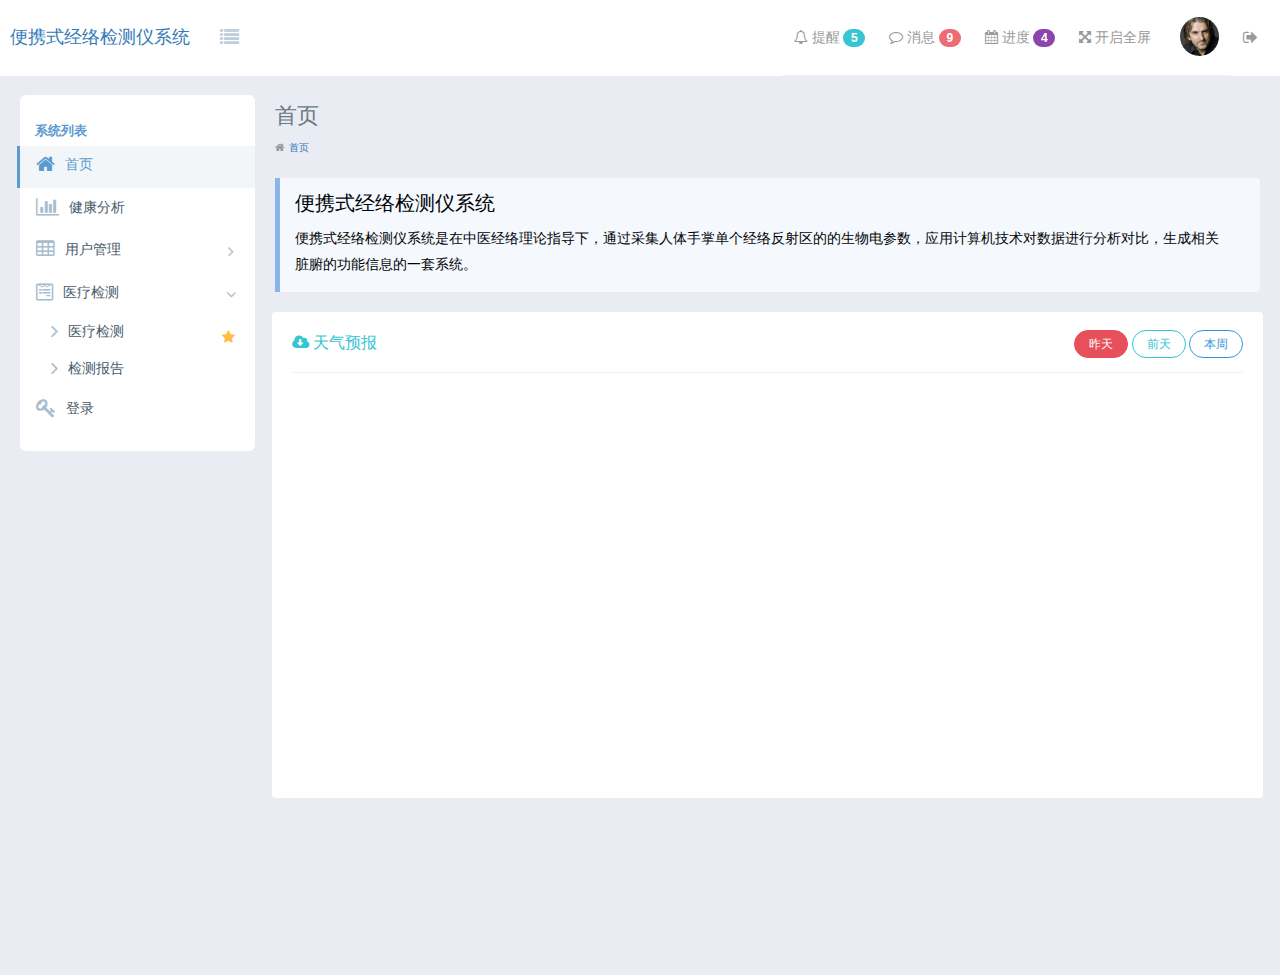
<file: WebContent/index.html>
<!doctype html >
<html>

<head>
    <meta charset="utf-8">
    <meta http-equiv="X-UA-Compatible" content="IE=edge">
    <title>首页</title>
    <meta name="description" content="这是一个 index 页面">
    <meta name="keywords" content="index">
    <meta name="viewport" content="width=device-width, initial-scale=1">
    <meta name="renderer" content="webkit">
    <meta http-equiv="Cache-Control" content="no-siteapp" />
    <link rel="icon" type="image/png" href="assets/i/favicon.png">
    <link rel="apple-touch-icon-precomposed" href="assets/i/app-icon72x72@2x.png">
    <meta name="apple-mobile-web-app-title" content="Amaze UI" />
    <link rel="stylesheet" href="assets/css/amazeui.min.css" />
    <link rel="stylesheet" href="assets/css/admin.css">
    <link rel="stylesheet" href="assets/css/app.css">
    <script src="assets/js/echarts.min.js"></script>
</head>

<body data-type="index">
<style type="text/css">
*{margin:0;padding:0;list-style-type:none;}
a,img{border:0;}
body{font:12px/180% Arial, Helvetica, sans-serif, "新宋体";}

/* demo */
.demo{width:800px;margin:0 auto;}
.demo div{margin:40px 0 0 0;}
</style>


    <header class="am-topbar am-topbar-inverse admin-header">
        <div class="am-topbar-brand">
        	<span>便携式经络检测仪系统</span>
            <!--<a href="javascript:;" class="tpl-logo">
                <img src="assets/img/logo.png" alt="">
            </a>-->
        </div>
        <div class="am-icon-list tpl-header-nav-hover-ico am-fl am-margin-right">

        </div>

        <button class="am-topbar-btn am-topbar-toggle am-btn am-btn-sm am-btn-success am-show-sm-only" data-am-collapse="{target: '#topbar-collapse'}"><span class="am-sr-only">导航切换</span> <span class="am-icon-bars"></span></button>

        <div class="am-collapse am-topbar-collapse" id="topbar-collapse">

            <ul class="am-nav am-nav-pills am-topbar-nav am-topbar-right admin-header-list tpl-header-list">
                <li class="am-dropdown" data-am-dropdown data-am-dropdown-toggle>
                    <a class="am-dropdown-toggle tpl-header-list-link" href="javascript:;">
                        <span class="am-icon-bell-o"></span> 提醒 <span class="am-badge tpl-badge-success am-round">5</span></span>
                    </a>
                    <ul class="am-dropdown-content tpl-dropdown-content">
                        <li class="tpl-dropdown-content-external">
                            <h3>你有 <span class="tpl-color-success">5</span> 条提醒</h3><a href="###">全部</a></li>
                        <li class="tpl-dropdown-list-bdbc"><a href="#" class="tpl-dropdown-list-fl"><span class="am-icon-btn am-icon-plus tpl-dropdown-ico-btn-size tpl-badge-success"></span> 呼吸平稳：当感情冲动时，我们会不由自主地屏住呼吸，这只会加重精神压力。</a>
                            <span class="tpl-dropdown-list-fr">3小时前</span>
                        </li>
                        <li class="tpl-dropdown-list-bdbc"><a href="#" class="tpl-dropdown-list-fl"><span class="am-icon-btn am-icon-check tpl-dropdown-ico-btn-size tpl-badge-danger"></span> 纠正姿势：精神压力致使我们渐渐拱肩驼背，赶快伸直，仿佛从肩上卸掉一堆重物。</a>
                            <span class="tpl-dropdown-list-fr">15分钟前</span>
                        </li>
                        <li class="tpl-dropdown-list-bdbc"><a href="#" class="tpl-dropdown-list-fl"><span class="am-icon-btn am-icon-bell-o tpl-dropdown-ico-btn-size tpl-badge-warning"></span> 规范行为：即使在几乎没有希望的情况下也要牢记：你能改变局势，向好的方向发展。</a>
                            <span class="tpl-dropdown-list-fr">2天前</span>
                        </li>
                    </ul>
                </li>
                <li class="am-dropdown" data-am-dropdown data-am-dropdown-toggle>
                    <a class="am-dropdown-toggle tpl-header-list-link" href="javascript:;">
                        <span class="am-icon-comment-o"></span> 消息 <span class="am-badge tpl-badge-danger am-round">9</span></span>
                    </a>
                    <ul class="am-dropdown-content tpl-dropdown-content">
                        <li class="tpl-dropdown-content-external">
                            <h3>你有 <span class="tpl-color-danger">9</span> 条新消息</h3><a href="###">全部</a></li>
                        <li>
                            <a href="#" class="tpl-dropdown-content-message">
                                <span class="tpl-dropdown-content-photo">
                      <img src="assets/img/user02.png" alt=""> </span>
                                <span class="tpl-dropdown-content-subject">
                      <span class="tpl-dropdown-content-from"> 禁言小张 </span>
                                <span class="tpl-dropdown-content-time">10分钟前 </span>
                                </span>
                                <span class="tpl-dropdown-content-font"> 笑对增强免疫系统有奇效，既消耗热量，又改善自我感觉。 </span>
                            </a>
                            <a href="#" class="tpl-dropdown-content-message">
                                <span class="tpl-dropdown-content-photo">
                      <img src="assets/img/user03.png" alt=""> </span>
                                <span class="tpl-dropdown-content-subject">
                      <span class="tpl-dropdown-content-from"> Steam </span>
                                <span class="tpl-dropdown-content-time">18分钟前</span>
                                </span>
                                <span class="tpl-dropdown-content-font"> 边看电视边做些简单的操练。有事时，不要把人从别的房间里喊过来，而是走过去。  </span>
                            </a>
                        </li>

                    </ul>
                </li>
                <li class="am-dropdown" data-am-dropdown data-am-dropdown-toggle>
                    <a class="am-dropdown-toggle tpl-header-list-link" href="javascript:;">
                        <span class="am-icon-calendar"></span> 进度 <span class="am-badge tpl-badge-primary am-round">4</span></span>
                    </a>
                    <ul class="am-dropdown-content tpl-dropdown-content">
                        <li class="tpl-dropdown-content-external">
                            <h3>你有 <span class="tpl-color-primary">4</span> 个任务进度</h3><a href="###">全部</a></li>
                        <li>
                            <a href="javascript:;" class="tpl-dropdown-content-progress">
                                <span class="task">
                        <span class="desc">检测进度  </span>
                                <span class="percent">45%</span>
                                </span>
                                <span class="progress">
                        <div class="am-progress tpl-progress am-progress-striped"><div class="am-progress-bar am-progress-bar-success" style="width:45%"></div></div>
                    </span>
                            </a>
                        </li>
                        <li>
                            <a href="javascript:;" class="tpl-dropdown-content-progress">
                                <span class="task">
                        <span class="desc">健康小知识 </span>
                                <span class="percent">30%</span>
                                </span>
                                <span class="progress">
                       <div class="am-progress tpl-progress am-progress-striped"><div class="am-progress-bar am-progress-bar-secondary" style="width:30%"></div></div>
                    </span>
                            </a>
                        </li>
                        <li>
                            <a href="javascript:;" class="tpl-dropdown-content-progress">
                                <span class="task">
                        <span class="desc">管理中心 </span>
                                <span class="percent">60%</span>
                                </span>
                                <span class="progress">
                        <div class="am-progress tpl-progress am-progress-striped"><div class="am-progress-bar am-progress-bar-warning" style="width:60%"></div></div>
                    </span>
                            </a>
                        </li>

                    </ul>
                </li>
                <li class="am-hide-sm-only"><a href="javascript:;" id="admin-fullscreen" class="tpl-header-list-link"><span class="am-icon-arrows-alt"></span> <span class="admin-fullText">开启全屏</span></a></li>

                <li class="am-dropdown" data-am-dropdown data-am-dropdown-toggle>
                    <a class="am-dropdown-toggle tpl-header-list-link" href="javascript:;">
                        <span class="tpl-header-list-user-nick welcome"><b></b> </span><span class="tpl-header-list-user-ico"> <img src="assets/img/user01.png"></span>
                    </a>
                    <ul class="am-dropdown-content">
                        <li><a href="#"><span class="am-icon-bell-o"></span> 资料</a></li>
                        <li><a href="#"><span class="am-icon-cog"></span> 设置</a></li>
                        <li><a href="#"><span class="am-icon-power-off"></span> 退出</a></li>
                    </ul>
                </li>
                <li><a href="login.jsp" class="tpl-header-list-link"><span class="am-icon-sign-out tpl-header-list-ico-out-size"></span></a></li>
            </ul>
        </div>
    </header>







    <div class="tpl-page-container tpl-page-header-fixed">


        <div class="tpl-left-nav tpl-left-nav-hover">
            <div class="tpl-left-nav-title">
                                 系统列表
            </div>
            <div class="tpl-left-nav-list">
                <ul class="tpl-left-nav-menu">
                    <li class="tpl-left-nav-item">
                        <a href="index.html" class="nav-link active">
                            <i class="am-icon-home"></i>
                            <span>首页</span>
                        </a>
                    </li>
                    <li class="tpl-left-nav-item">
                        <a href="chart.html" class="nav-link tpl-left-nav-link-list">
                            <i class="am-icon-bar-chart"></i>
                            <span>健康分析</span>
                        </a>
                    </li>

                    <li class="tpl-left-nav-item">
                        <a href="javascript:;" class="nav-link tpl-left-nav-link-list">
                            <i class="am-icon-table"></i>
                            <span>用户管理</span>
                            <i class="am-icon-angle-right tpl-left-nav-more-ico am-fr am-margin-right"></i>
                        </a>
                        <ul class="tpl-left-nav-sub-menu">
                            <li>
                                <a href="family.jsp">
                                    <i class="am-icon-angle-right"></i>
                                    <span>用户个人信息</span>
                                    <i class="am-icon-star tpl-left-nav-content-ico am-fr am-margin-right"></i>
                                </a>

                                <a href="table-images-list.html" >
                                    <i class="am-icon-angle-right"></i>
                                    <span>用户检测信息</span>

                                        </a>
                            </li>
                        </ul>
                    </li>

                    <li class="tpl-left-nav-item">
                        <a href="javascript:;" class="nav-link tpl-left-nav-link-list">
                            <i class="am-icon-wpforms"></i>
                            <span>医疗检测</span>
                            <i class="am-icon-angle-right tpl-left-nav-more-ico am-fr am-margin-right tpl-left-nav-more-ico-rotate"></i>
                        </a>
                        <ul class="tpl-left-nav-sub-menu" style="display: block;">
                            <li>
                                <a href="form-amazeui.html">
                                    <i class="am-icon-angle-right"></i>
                                    <span>医疗检测</span>
                                    <i class="am-icon-star tpl-left-nav-content-ico am-fr am-margin-right"></i>
                                </a>

                                <a href="form-line.html">
                                    <i class="am-icon-angle-right"></i>
                                    <span>检测报告</span>
                                </a>
                            </li>
                        </ul>
                    </li>

                    <li class="tpl-left-nav-item">
                        <a href="login.jsp" class="nav-link tpl-left-nav-link-list">
                            <i class="am-icon-key"></i>
                            <span>登录</span>

                        </a>
                    </li>
                </ul>
            </div>
        </div>





        <div class="tpl-content-wrapper">
            <div class="tpl-content-page-title">
                首页
            </div>
            <ol class="am-breadcrumb">
                <li><a href="#" class="am-icon-home">首页</a></li>
            </ol>
            <div class="tpl-content-scope">
                <div class="note note-info">
                    <h3>便携式经络检测仪系统
                        <span class="close" data-close="note"></span>
                    </h3>
                    <p> 便携式经络检测仪系统是在中医经络理论指导下，通过采集人体手掌单个经络反射区的的生物电参数，应用计算机技术对数据进行分析对比，生成相关脏腑的功能信息的一套系统。
                    </p>
                </div>
            </div>

           
            <div class="row">
                <div class="am-u-md-6 am-u-sm-12 row-mb">
                    <div class="tpl-portlet">
                        <div class="tpl-portlet-title">
                            <div class="tpl-caption font-green ">
                                <i class="am-icon-cloud-download"></i>
                                <span> 天气预报</span>
                            </div>
                            <div class="actions">
                                <ul class="actions-btn">
                                    <li class="red-on">昨天</li>
                                    <li class="green">前天</li>
                                    <li class="blue">本周</li>
                                </ul>
                            </div>
                        </div>

                        <!--此部分数据请在 js文件夹下中的 app.js 中的 “百度图表A” 处修改数据 插件使用的是 百度echarts-->
                        <div class="tpl-echarts" id="tpl-echarts-A">
                       <div id="weather-view-he"></div>
                        </div>
                    </div>
                </div>
               
            </div>




        </div>

    </div>


    <script src="assets/js/jquery-2.1.1.js"></script>
    <script src="assets/js/amazeui.min.js"></script>
    <script src="assets/js/iscroll.js"></script>
    <script src="assets/js/app.js"></script>
    <script>
WIDGET = {ID: 'THF6DLPY4y'};
</script>
<script type="text/javascript" src="https://apip.weatherdt.com/view/static/js/r.js?v=1111"></script>

</body>
</html>
</file>
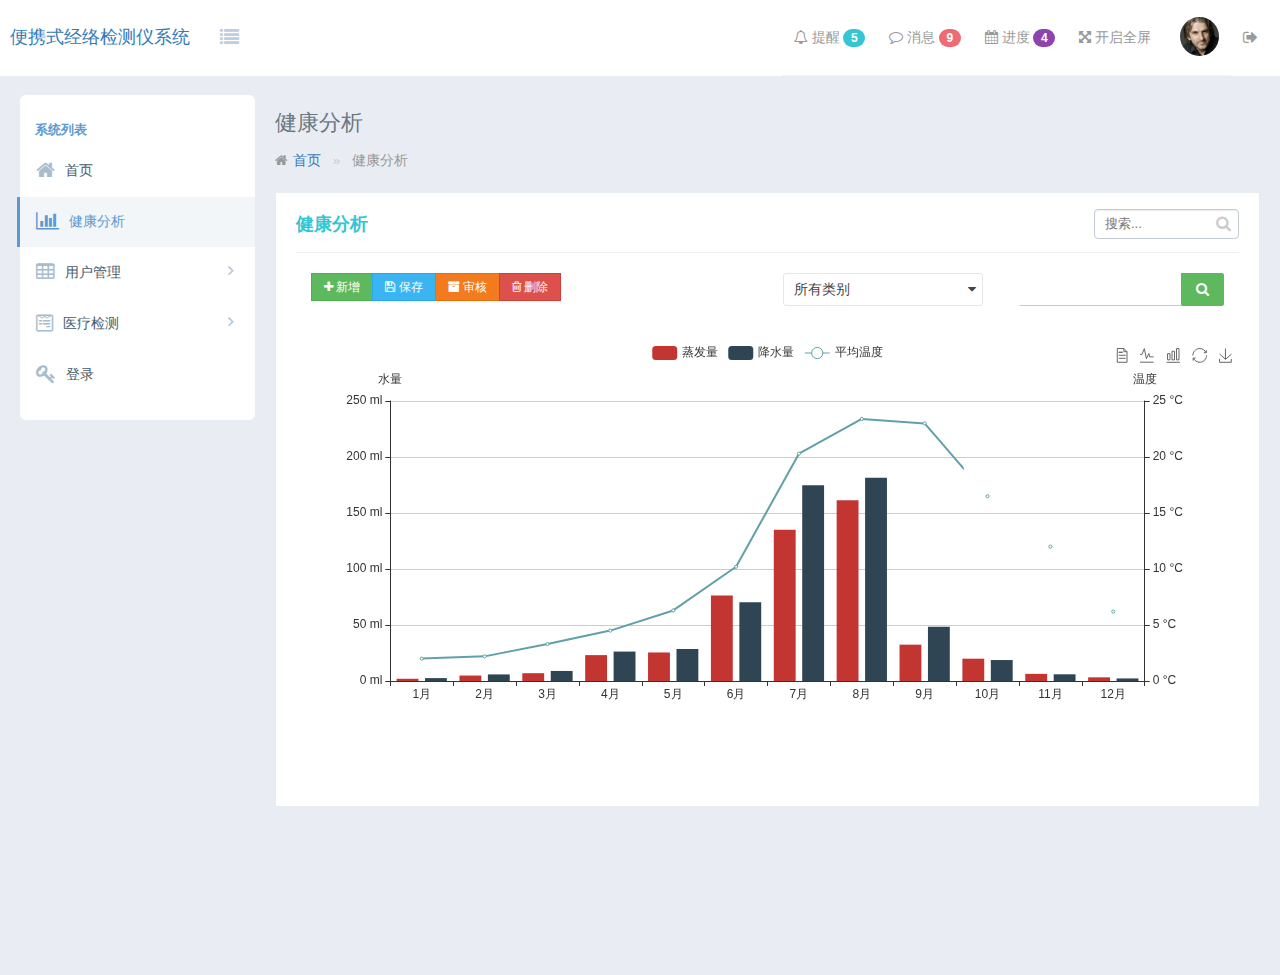
<file: WebContent/chart.html>
<!doctype html>
<html>

<head>
    <meta http-equiv="Content-Type" content="text/html; charset=utf-8" />
    <meta http-equiv="X-UA-Compatible" content="IE=edge">
    <title>健康分析</title>
    <meta name="description" content="这是一个 index 页面">
    <meta name="keywords" content="index">
    <meta name="viewport" content="width=device-width, initial-scale=1">
    <meta name="renderer" content="webkit">
    <meta http-equiv="Cache-Control" content="no-siteapp" />
    <link rel="icon" type="image/png" href="assets/i/favicon.png">
    <link rel="apple-touch-icon-precomposed" href="assets/i/app-icon72x72@2x.png">
    <meta name="apple-mobile-web-app-title" content="Amaze UI" />
    <link rel="stylesheet" href="assets/css/amazeui.min.css" />
    <link rel="stylesheet" href="assets/css/admin.css">
    <link rel="stylesheet" href="assets/css/app.css">
    <script src="assets/js/echarts.min.js"></script>
</head>

<body data-type="chart">


    <header class="am-topbar am-topbar-inverse admin-header">
        <div class="am-topbar-brand">
        	<span>便携式经络检测仪系统</span>
            <!--<a href="javascript:;" class="tpl-logo">
                <img src="assets/img/logo.png" alt="">
            </a>-->
        </div>
        <div class="am-icon-list tpl-header-nav-hover-ico am-fl am-margin-right">

        </div>

        <button class="am-topbar-btn am-topbar-toggle am-btn am-btn-sm am-btn-success am-show-sm-only" data-am-collapse="{target: '#topbar-collapse'}"><span class="am-sr-only">导航切换</span> <span class="am-icon-bars"></span></button>

        <div class="am-collapse am-topbar-collapse" id="topbar-collapse">

            <ul class="am-nav am-nav-pills am-topbar-nav am-topbar-right admin-header-list tpl-header-list">
                <li class="am-dropdown" data-am-dropdown data-am-dropdown-toggle>
                    <a class="am-dropdown-toggle tpl-header-list-link" href="javascript:;">
                        <span class="am-icon-bell-o"></span> 提醒 <span class="am-badge tpl-badge-success am-round">5</span></span>
                    </a>
                    <ul class="am-dropdown-content tpl-dropdown-content">
                        <li class="tpl-dropdown-content-external">
                            <h3>你有 <span class="tpl-color-success">5</span> 条提醒</h3><a href="###">全部</a></li>
                        <li class="tpl-dropdown-list-bdbc"><a href="#" class="tpl-dropdown-list-fl"><span class="am-icon-btn am-icon-plus tpl-dropdown-ico-btn-size tpl-badge-success"></span>呼吸平稳：当感情冲动时，我们会不由自主地屏住呼吸，这只会加重精神压力。</a>
                            <span class="tpl-dropdown-list-fr">3小时前</span>
                        </li>
                        <li class="tpl-dropdown-list-bdbc"><a href="#" class="tpl-dropdown-list-fl"><span class="am-icon-btn am-icon-check tpl-dropdown-ico-btn-size tpl-badge-danger"></span>纠正姿势：精神压力致使我们渐渐拱肩驼背，赶快伸直，仿佛从肩上卸掉一堆重物。</a>
                            <span class="tpl-dropdown-list-fr">15分钟前</span>
                        </li>
                        <li class="tpl-dropdown-list-bdbc"><a href="#" class="tpl-dropdown-list-fl"><span class="am-icon-btn am-icon-bell-o tpl-dropdown-ico-btn-size tpl-badge-warning"></span> 规范行为：即使在几乎没有希望的情况下也要牢记：你能改变局势，向好的方向发展。</a>
                            <span class="tpl-dropdown-list-fr">2天前</span>
                        </li>
                    </ul>
                </li>
                <li class="am-dropdown" data-am-dropdown data-am-dropdown-toggle>
                    <a class="am-dropdown-toggle tpl-header-list-link" href="javascript:;">
                        <span class="am-icon-comment-o"></span> 消息 <span class="am-badge tpl-badge-danger am-round">9</span></span>
                    </a>
                    <ul class="am-dropdown-content tpl-dropdown-content">
                        <li class="tpl-dropdown-content-external">
                            <h3>你有 <span class="tpl-color-danger">9</span> 条新消息</h3><a href="###">全部</a></li>
                        <li>
                            <a href="#" class="tpl-dropdown-content-message">
                                <span class="tpl-dropdown-content-photo">
                      <img src="assets/img/user02.png" alt=""> </span>
                                <span class="tpl-dropdown-content-subject">
                      <span class="tpl-dropdown-content-from"> 禁言小张 </span>
                                <span class="tpl-dropdown-content-time">10分钟前 </span>
                                </span>
                                <span class="tpl-dropdown-content-font"> 笑对增强免疫系统有奇效，既消耗热量，又改善自我感觉。 </span>
                            </a>
                            <a href="#" class="tpl-dropdown-content-message">
                                <span class="tpl-dropdown-content-photo">
                      <img src="assets/img/user03.png" alt=""> </span>
                                <span class="tpl-dropdown-content-subject">
                      <span class="tpl-dropdown-content-from"> Steam </span>
                                <span class="tpl-dropdown-content-time">18分钟前</span>
                                </span>
                                <span class="tpl-dropdown-content-font">边看电视边做些简单的操练。有事时，不要把人从别的房间里喊过来，而是走过去。 </span>
                            </a>
                        </li>

                    </ul>
                </li>
                <li class="am-dropdown" data-am-dropdown data-am-dropdown-toggle>
                    <a class="am-dropdown-toggle tpl-header-list-link" href="javascript:;">
                        <span class="am-icon-calendar"></span> 进度 <span class="am-badge tpl-badge-primary am-round">4</span></span>
                    </a>
                    <ul class="am-dropdown-content tpl-dropdown-content">
                        <li class="tpl-dropdown-content-external">
                            <h3>你有 <span class="tpl-color-primary">4</span> 个任务进度</h3><a href="###">全部</a></li>
                        <li>
                            <a href="javascript:;" class="tpl-dropdown-content-progress">
                                <span class="task">
                        <span class="desc">检测进度 </span>
                                <span class="percent">45%</span>
                                </span>
                                <span class="progress">
                        <div class="am-progress tpl-progress am-progress-striped"><div class="am-progress-bar am-progress-bar-success" style="width:45%"></div></div>
                    </span>
                            </a>
                        </li>
                        <li>
                            <a href="javascript:;" class="tpl-dropdown-content-progress">
                                <span class="task">
                        <span class="desc">健康小知识  </span>
                                <span class="percent">30%</span>
                                </span>
                                <span class="progress">
                       <div class="am-progress tpl-progress am-progress-striped"><div class="am-progress-bar am-progress-bar-secondary" style="width:30%"></div></div>
                    </span>
                            </a>
                        </li>
                        <li>
                            <a href="javascript:;" class="tpl-dropdown-content-progress">
                                <span class="task">
                        <span class="desc">管理中心 </span>
                                <span class="percent">60%</span>
                                </span>
                                <span class="progress">
                        <div class="am-progress tpl-progress am-progress-striped"><div class="am-progress-bar am-progress-bar-warning" style="width:60%"></div></div>
                    </span>
                            </a>
                        </li>

                    </ul>
                </li>
                <li class="am-hide-sm-only"><a href="javascript:;" id="admin-fullscreen" class="tpl-header-list-link"><span class="am-icon-arrows-alt"></span> <span class="admin-fullText">开启全屏</span></a></li>

                <li class="am-dropdown" data-am-dropdown data-am-dropdown-toggle>
                    <a class="am-dropdown-toggle tpl-header-list-link" href="javascript:;">
                        <span class="tpl-header-list-user-nick"></span><span class="tpl-header-list-user-ico"> <img src="assets/img/user01.png"></span>
                    </a>
                    <ul class="am-dropdown-content">
                        <li><a href="#"><span class="am-icon-bell-o"></span> 资料</a></li>
                        <li><a href="#"><span class="am-icon-cog"></span> 设置</a></li>
                        <li><a href="#"><span class="am-icon-power-off"></span> 退出</a></li>
                    </ul>
                </li>
                <li><a href="login.jsp" class="tpl-header-list-link"><span class="am-icon-sign-out tpl-header-list-ico-out-size"></span></a></li>
            </ul>
        </div>
    </header>







    <div class="tpl-page-container tpl-page-header-fixed">

        <div class="tpl-left-nav tpl-left-nav-hover">
            <div class="tpl-left-nav-title">
                系统列表
            </div>
            <div class="tpl-left-nav-list">
                <ul class="tpl-left-nav-menu">
                    <li class="tpl-left-nav-item">
                        <a href="index.html" class="nav-link">
                            <i class="am-icon-home"></i>
                            <span>首页</span>
                        </a>
                    </li>
                    <li class="tpl-left-nav-item">
                        <a href="chart.html" class="nav-link tpl-left-nav-link-list active">
                            <i class="am-icon-bar-chart"></i>
                            <span>健康分析</span>
                        </a>
                    </li>

                    <li class="tpl-left-nav-item">
                        <a href="javascript:;" class="nav-link tpl-left-nav-link-list">
                            <i class="am-icon-table"></i>
                            <span>用户管理</span>
                            <i class="am-icon-angle-right tpl-left-nav-more-ico am-fr am-margin-right"></i>
                        </a>
                        <ul class="tpl-left-nav-sub-menu">
                            <li>
                                <a href="family.jsp">
                                    <i class="am-icon-angle-right"></i>
                                    <span>用户个人信息</span>
                                    <i class="am-icon-star tpl-left-nav-content-ico am-fr am-margin-right"></i>
                                </a>

                                <a href="table-images-list.html" >
                                    <i class="am-icon-angle-right"></i>
                                    <span>用户检测信息</span>

                            </li>
                        </ul>
                    </li>

                    <li class="tpl-left-nav-item">
                        <a href="javascript:;" class="nav-link tpl-left-nav-link-list">
                            <i class="am-icon-wpforms"></i>
                            <span>医疗检测</span>
                            <i class="am-icon-angle-right tpl-left-nav-more-ico am-fr am-margin-right"></i>
                        </a>
                        <ul class="tpl-left-nav-sub-menu">
                            <li>
                                <a href="form-amazeui.html">
                                    <i class="am-icon-angle-right"></i>
                                    <span>医疗检测</span>
                                    <i class="am-icon-star tpl-left-nav-content-ico am-fr am-margin-right"></i>
                                </a>

                                <a href="form-line.html">
                                    <i class="am-icon-angle-right"></i>
                                    <span>检测报告</span>
                                </a>
                            </li>
                        </ul>
                    </li>

                    <li class="tpl-left-nav-item">
                        <a href="login.jsp" class="nav-link tpl-left-nav-link-list">
                            <i class="am-icon-key"></i>
                            <span>登录</span>

                        </a>
                    </li>
                </ul>
            </div>
        </div>





        <div class="tpl-content-wrapper">
            <div class="tpl-content-page-title">
                健康分析
            </div>
            <ol class="am-breadcrumb">
                <li><a href="#" class="am-icon-home">首页</a></li>
                <li class="am-active">健康分析</li>
            </ol>
            <div class="tpl-portlet-components">
                <div class="portlet-title">
                    <div class="caption font-green bold">
                                                                      健康分析
                    </div>
                    <div class="tpl-portlet-input tpl-fz-ml">
                        <div class="portlet-input input-small input-inline">
                            <div class="input-icon right">
                                <i class="am-icon-search"></i>
                                <input type="text" class="form-control form-control-solid" placeholder="搜索..."> </div>
                        </div>
                    </div>


                </div>
                <div class="tpl-block">
                    <div class="am-g">
                        <div class="am-u-sm-12 am-u-md-6">
                            <div class="am-btn-toolbar">
                                <div class="am-btn-group am-btn-group-xs">
                                    <button type="button" class="am-btn am-btn-default am-btn-success"><span class="am-icon-plus"></span> 新增</button>
                                    <button type="button" class="am-btn am-btn-default am-btn-secondary"><span class="am-icon-save"></span> 保存</button>
                                    <button type="button" class="am-btn am-btn-default am-btn-warning"><span class="am-icon-archive"></span> 审核</button>
                                    <button type="button" class="am-btn am-btn-default am-btn-danger"><span class="am-icon-trash-o"></span> 删除</button>
                                </div>
                            </div>
                        </div>
                        <div class="am-u-sm-12 am-u-md-3">
                            <div class="am-form-group">
                                <select data-am-selected="{btnSize: 'sm'}">
              <option value="option1">所有类别</option>
              <option value="option2">+++++</option>
            </select>
                            </div>
                        </div>
                        <div class="am-u-sm-12 am-u-md-3">
                            <div class="am-input-group am-input-group-sm">
                                <input type="text" class="am-form-field">
                                <span class="am-input-group-btn">
            <button class="am-btn  am-btn-default am-btn-success tpl-am-btn-success am-icon-search" type="button"></button>
          </span>
                            </div>
                        </div>
                    </div>


                    <!--此部分数据请在 js文件夹下中的 app.js 中的 “百度图表A” 处修改数据 插件使用的是 百度echarts-->
                    
                    
                    <div class="tpl-echarts tpl-chart-mb" id="tpl-echarts-C">

                    </div>
                </div>

            </div>










        </div>

    </div>


    <script src="assets/js/jquery-2.1.1.js"></script>
    <script src="assets/js/amazeui.min.js"></script>
    <script src="assets/js/app.js"></script>
	
</body>

</html>
</file>
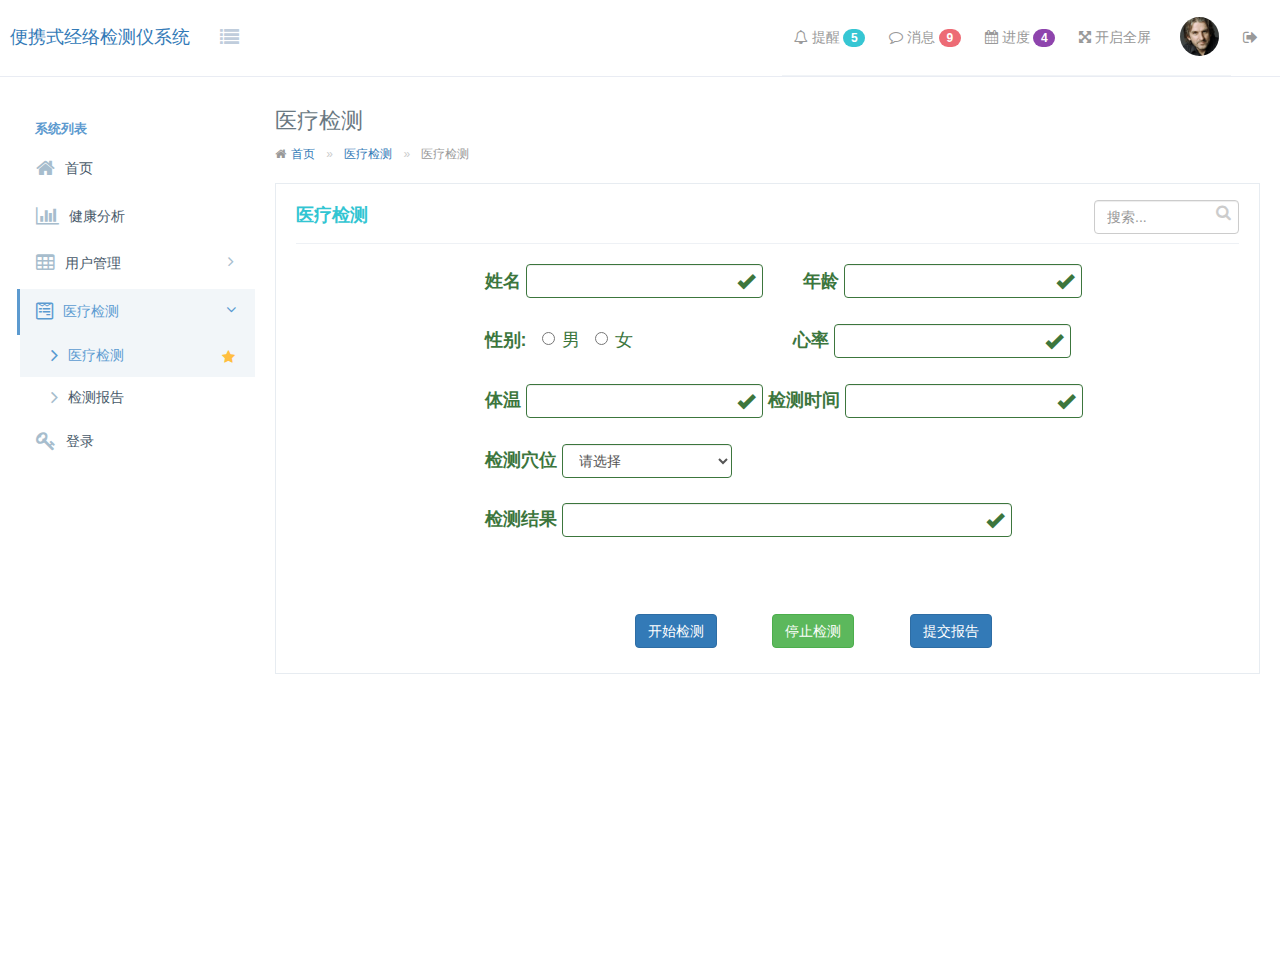
<file: WebContent/form-amazeui.html>
<!doctype html>
<html>

<head>
    <meta charset="utf-8">
    <meta http-equiv="X-UA-Compatible" content="IE=edge">
    <title>医疗检测</title>
    <meta name="description" content="这是一个 index 页面">
    <meta name="keywords" content="index">
    <meta name="viewport" content="width=device-width, initial-scale=1">
    <meta name="renderer" content="webkit">
    <meta http-equiv="Cache-Control" content="no-siteapp" />
    <link rel="icon" type="image/png" href="assets/i/favicon.png">
    <link rel="apple-touch-icon-precomposed" href="assets/i/app-icon72x72@2x.png">
    <meta name="apple-mobile-web-app-title" content="Amaze UI" />
    <link rel="stylesheet" href="assets/css/amazeui.min.css" />
    <link rel="stylesheet" href="assets/css/admin.css">
    <link rel="stylesheet" href="assets/css/app.css">
    <link rel="stylesheet" href="assets/js/jquery.min.js">
    	<!-- Bootstrap -->
<link
	href="https://cdn.jsdelivr.net/npm/bootstrap@3.3.7/dist/css/bootstrap.min.css"
	rel="stylesheet">
<!-- jQuery (Bootstrap 的所有 JavaScript 插件都依赖 jQuery，所以必须放在前边) -->
<script
	src="https://cdn.jsdelivr.net/npm/jquery@1.12.4/dist/jquery.min.js"></script>
<!-- 加载 Bootstrap 的所有 JavaScript 插件。你也可以根据需要只加载单个插件。 -->
<script
	src="https://cdn.jsdelivr.net/npm/bootstrap@3.3.7/dist/js/bootstrap.min.js"></script>
<script type="text/javascript" src="assets/js/jquery.min.js"></script>
<script src="assets/js/bootstrap.js">
	
</script>

</head>

<body data-type="generalComponents">


    <header class="am-topbar am-topbar-inverse admin-header">
        <div class="am-topbar-brand">
        	<span>便携式经络检测仪系统</span>
            <!--<a href="javascript:;" class="tpl-logo">
                <img src="assets/img/logo.png" alt="">
            </a>-->
        </div>
        <div class="am-icon-list tpl-header-nav-hover-ico am-fl am-margin-right">

        </div>

        <button class="am-topbar-btn am-topbar-toggle am-btn am-btn-sm am-btn-success am-show-sm-only" data-am-collapse="{target: '#topbar-collapse'}"><span class="am-sr-only">导航切换</span> <span class="am-icon-bars"></span></button>

        <div class="am-collapse am-topbar-collapse" id="topbar-collapse">

            <ul class="am-nav am-nav-pills am-topbar-nav am-topbar-right admin-header-list tpl-header-list">
                <li class="am-dropdown" data-am-dropdown data-am-dropdown-toggle>
                    <a class="am-dropdown-toggle tpl-header-list-link" href="javascript:;">
                        <span class="am-icon-bell-o"></span> 提醒 <span class="am-badge tpl-badge-success am-round">5</span></span>
                    </a>
                    <ul class="am-dropdown-content tpl-dropdown-content">
                        <li class="tpl-dropdown-content-external">
                            <h3>你有 <span class="tpl-color-success">5</span> 条提醒</h3><a href="###">全部</a></li>
                        <li class="tpl-dropdown-list-bdbc"><a href="#" class="tpl-dropdown-list-fl"><span class="am-icon-btn am-icon-plus tpl-dropdown-ico-btn-size tpl-badge-success"></span> 呼吸平稳：当感情冲动时，我们会不由自主地屏住呼吸，这只会加重精神压力。</a>
                            <span class="tpl-dropdown-list-fr">3小时前</span>
                        </li>
                        <li class="tpl-dropdown-list-bdbc"><a href="#" class="tpl-dropdown-list-fl"><span class="am-icon-btn am-icon-check tpl-dropdown-ico-btn-size tpl-badge-danger"></span> 纠正姿势：精神压力致使我们渐渐拱肩驼背，赶快伸直，仿佛从肩上卸掉一堆重物。</a>
                            <span class="tpl-dropdown-list-fr">15分钟前</span>
                        </li>
                        <li class="tpl-dropdown-list-bdbc"><a href="#" class="tpl-dropdown-list-fl"><span class="am-icon-btn am-icon-bell-o tpl-dropdown-ico-btn-size tpl-badge-warning"></span>规范行为：即使在几乎没有希望的情况下也要牢记：你能改变局势，向好的方向发展。</a>
                            <span class="tpl-dropdown-list-fr">2天前</span>
                        </li>
                    </ul>
                </li>
                <li class="am-dropdown" data-am-dropdown data-am-dropdown-toggle>
                    <a class="am-dropdown-toggle tpl-header-list-link" href="javascript:;">
                        <span class="am-icon-comment-o"></span> 消息 <span class="am-badge tpl-badge-danger am-round">9</span></span>
                    </a>
                    <ul class="am-dropdown-content tpl-dropdown-content">
                        <li class="tpl-dropdown-content-external">
                            <h3>你有 <span class="tpl-color-danger">9</span> 条新消息</h3><a href="###">全部</a></li>
                        <li>
                            <a href="#" class="tpl-dropdown-content-message">
                                <span class="tpl-dropdown-content-photo">
                      <img src="assets/img/user02.png" alt=""> </span>
                                <span class="tpl-dropdown-content-subject">
                      <span class="tpl-dropdown-content-from"> 禁言小张 </span>
                                <span class="tpl-dropdown-content-time">10分钟前 </span>
                                </span>
                                <span class="tpl-dropdown-content-font"> 笑对增强免疫系统有奇效，既消耗热量，又改善自我感觉。 </span>
                            </a>
                            <a href="#" class="tpl-dropdown-content-message">
                                <span class="tpl-dropdown-content-photo">
                      <img src="assets/img/user03.png" alt=""> </span>
                                <span class="tpl-dropdown-content-subject">
                      <span class="tpl-dropdown-content-from"> Steam </span>
                                <span class="tpl-dropdown-content-time">18分钟前</span>
                                </span>
                                <span class="tpl-dropdown-content-font"> 边看电视边做些简单的操练。有事时，不要把人从别的房间里喊过来，而是走过去。  </span>
                            </a>
                        </li>
                    </ul>
                </li>
                <li class="am-dropdown" data-am-dropdown data-am-dropdown-toggle>
                    <a class="am-dropdown-toggle tpl-header-list-link" href="javascript:;">
                        <span class="am-icon-calendar"></span> 进度 <span class="am-badge tpl-badge-primary am-round">4</span></span>
                    </a>
                    <ul class="am-dropdown-content tpl-dropdown-content">
                        <li class="tpl-dropdown-content-external">
                            <h3>你有 <span class="tpl-color-primary">4</span> 个任务进度</h3><a href="###">全部</a></li>
                        <li>
                            <a href="javascript:;" class="tpl-dropdown-content-progress">
                                <span class="task">
                        <span class="desc">检测进度  </span>
                                <span class="percent">45%</span>
                                </span>
                                <span class="progress">
                        <div class="am-progress tpl-progress am-progress-striped"><div class="am-progress-bar am-progress-bar-success" style="width:45%"></div></div>
                    </span>
                            </a>
                        </li>
                        <li>
                            <a href="javascript:;" class="tpl-dropdown-content-progress">
                                <span class="task">
                        <span class="desc">健康小知识</span>
                                <span class="percent">30%</span>
                                </span>
                                <span class="progress">
                       <div class="am-progress tpl-progress am-progress-striped"><div class="am-progress-bar am-progress-bar-secondary" style="width:30%"></div></div>
                    </span>
                            </a>
                        </li>
                        <li>
                            <a href="javascript:;" class="tpl-dropdown-content-progress">
                                <span class="task">
                        <span class="desc">管理中心 </span>
                                <span class="percent">60%</span>
                                </span>
                                <span class="progress">
                        <div class="am-progress tpl-progress am-progress-striped"><div class="am-progress-bar am-progress-bar-warning" style="width:60%"></div></div>
                    </span>
                            </a>
                        </li>

                    </ul>
                </li>
                <li class="am-hide-sm-only"><a href="javascript:;" id="admin-fullscreen" class="tpl-header-list-link"><span class="am-icon-arrows-alt"></span> <span class="admin-fullText">开启全屏</span></a></li>

                <li class="am-dropdown" data-am-dropdown data-am-dropdown-toggle>
                    <a class="am-dropdown-toggle tpl-header-list-link" href="javascript:;">
                        <span class="tpl-header-list-user-nick"></span><span class="tpl-header-list-user-ico"> <img src="assets/img/user01.png"></span>
                    </a>
                    <ul class="am-dropdown-content">
                        <li><a href="#"><span class="am-icon-bell-o"></span> 资料</a></li>
                        <li><a href="#"><span class="am-icon-cog"></span> 设置</a></li>
                        <li><a href="#"><span class="am-icon-power-off"></span> 退出</a></li>
                    </ul>
                </li>
                <li><a href="login.jsp" class="tpl-header-list-link"><span class="am-icon-sign-out tpl-header-list-ico-out-size"></span></a></li>
            </ul>
        </div>
    </header>







    <div class="tpl-page-container tpl-page-header-fixed">
        <div class="tpl-left-nav tpl-left-nav-hover">
            <div class="tpl-left-nav-title">
                系统列表
            </div>
            <div class="tpl-left-nav-list">
                <ul class="tpl-left-nav-menu">
                    <li class="tpl-left-nav-item">
                        <a href="index.html" class="nav-link">
                            <i class="am-icon-home"></i>
                            <span>首页</span>
                        </a>
                    </li>
                    <li class="tpl-left-nav-item">
                        <a href="chart.html" class="nav-link tpl-left-nav-link-list">
                            <i class="am-icon-bar-chart"></i>
                            <span>健康分析</span>
                        </a>
                    </li>

                    <li class="tpl-left-nav-item">
                        <a href="javascript:;" class="nav-link tpl-left-nav-link-list">
                            <i class="am-icon-table"></i>
                            <span>用户管理</span>
                            <i class="am-icon-angle-right tpl-left-nav-more-ico am-fr am-margin-right"></i>
                        </a>
                        <ul class="tpl-left-nav-sub-menu">
                            <li>
                                <a href="family.jsp">
                                    <i class="am-icon-angle-right"></i>
                                    <span>用户个人信息</span>
                                    <i class="am-icon-star tpl-left-nav-content-ico am-fr am-margin-right"></i>
                                </a>

                                <a href="table-images-list.html">
                                    <i class="am-icon-angle-right"></i>
                                    <span>用户检测信息</span>
                            </li>
                        </ul>
                    </li>

                    <li class="tpl-left-nav-item">
                        <!-- 打开状态 a 标签添加 active 即可   -->
                        <a href="javascript:;" class="nav-link tpl-left-nav-link-list active">
                            <i class="am-icon-wpforms"></i>
                            <span>医疗检测</span>
                            <!-- 列表打开状态的i标签添加 tpl-left-nav-more-ico-rotate 图表即90°旋转  -->
                            <i class="am-icon-angle-right tpl-left-nav-more-ico am-fr am-margin-right tpl-left-nav-more-ico-rotate"></i>
                        </a>
                        <!-- 打开状态 添加 display:block-->
                        <ul class="tpl-left-nav-sub-menu" style="display: block;">
                            <li>
                                <!-- 打开状态 a 标签添加 active 即可   -->
                                <a href="form-amazeui.html" class="active">
                                    <i class="am-icon-angle-right"></i>
                                    <span>医疗检测</span>
                                    <i class="am-icon-star tpl-left-nav-content-ico am-fr am-margin-right"></i>
                                </a>

                                <a href="form-line.html">
                                    <i class="am-icon-angle-right"></i>
                                    <span>检测报告</span>
                                </a>
                            </li>
                        </ul>
                    </li>

                    <li class="tpl-left-nav-item">
                        <a href="login.jsp" class="nav-link tpl-left-nav-link-list">
                            <i class="am-icon-key"></i>
                            <span>登录</span>

                        </a>
                    </li>
                </ul>
            </div>
        </div>





        <div class="tpl-content-wrapper">
            <div class="tpl-content-page-title">
                医疗检测
            </div>
            <ol class="am-breadcrumb">
                <li><a href="#" class="am-icon-home">首页</a></li>
                <li><a href="#">医疗检测</a></li>
                <li class="am-active">医疗检测</li>
            </ol>
            <div class="tpl-portlet-components">
                <div class="portlet-title">
                    <div class="caption font-green bold">
                        医疗检测
                    </div>
                    <div class="tpl-portlet-input tpl-fz-ml">
                        <div class="portlet-input input-small input-inline">
                            <div class="input-icon right">
                                <i class="am-icon-search"></i>
                                <input type="text" class="form-control form-control-solid" placeholder="搜索..."> </div>
                        </div>
                    </div>


                </div>
                <div class="tpl-block ">

                    <div class="am-g tpl-amazeui-form" style="padding-left: 20%;">
                    	<form class="form-inline" >
			<div class="form-group has-success has-feedback">
				<label class="control-label" for="inputSuccess4">姓名</label> <input
					type="text" class="form-control" id="name" name="name"
					aria-describedby="inputSuccess4Status"> <span
					class="glyphicon glyphicon-ok form-control-feedback"
					aria-hidden="true"></span>
			</div>
			&nbsp;&nbsp;&nbsp;&nbsp;&nbsp;&nbsp;
			<div class="form-group has-success has-feedback">
				<label class="control-label" for="inputSuccess4">年龄</label> <input
					type="text" class="form-control" id="age" name="age"
					aria-describedby="inputSuccess4Status"> <span
					class="glyphicon glyphicon-ok form-control-feedback"
					aria-hidden="true"></span>
			</div>
			<br />
			<br />
			<div class="form-group has-success has-feedback">
				<label class="control-label" for="inputSuccess4">性别:&nbsp;&nbsp;</label>
				<label class="radio-inline"> <input type="radio" id="sex"
					name="sex" value="男"> 男
				</label> <label class="radio-inline"> <input type="radio" id="sex"
					name="sex" value="女"> 女
				</label>
			</div>
			&nbsp;&nbsp;&nbsp;&nbsp;&nbsp;&nbsp;&nbsp;&nbsp;
			<div class="form-group has-success has-feedback"
				style="margin-left: 110px;">
				<label class="control-label" for="inputSuccess4">心率</label> <input
					type="text" class="form-control" name="xinlv"
					aria-describedby="inputSuccess4Status"> <span
					class="glyphicon glyphicon-ok form-control-feedback"
					aria-hidden="true"></span>
			</div>
			<br />
			<br />
			<div class="form-group has-success has-feedback">
				<label class="control-label" for="inputSuccess4">体温</label> <input
					type="text" class="form-control" name="tiwen"
					aria-describedby="inputSuccess4Status"> <span
					class="glyphicon glyphicon-ok form-control-feedback"
					aria-hidden="true"></span>
			</div>
			<div class="form-group has-success has-feedback">
				<label class="control-label" for="inputSuccess4">检测时间</label> <input
					type="text" class="form-control" name="time" id="time"
					aria-describedby="inputSuccess4Status"> <span
					class="glyphicon glyphicon-ok form-control-feedback"
					aria-hidden="true"></span>
			</div>
			<br />
			<br />
			<div class="form-group has-success has-feedback">
				<label class="control-label" for="inputSuccess4">检测穴位</label> <select
					class="form-control" style="width: 170px;" name="xuewei">
					<option>请选择</option>
					<option>左掌胃经</option>
					<option>左掌脾经</option>
					<option>左掌胆经</option>
					<option>左掌肝经</option>
					<option>左掌小肠经</option>
					<option>左掌三焦</option>
					<option>左掌心经</option>
					<option>左掌心包</option>
					<option>左掌大肠经</option>
					<option>左掌肺经</option>
					<option>左掌膀胱经</option>
					<option>左掌肾经</option>
					<option>右掌胃经</option>
					<option>右掌脾经</option>
					<option>右掌胆经</option>
					<option>右掌肝经</option>
					<option>右掌小肠经</option>
					<option>右掌三焦</option>
					<option>右掌心经</option>
					<option>右掌心包</option>
					<option>右掌大肠经</option>
					<option>右掌肺经</option>
					<option>右掌膀胱经</option>
					<option>右掌肾经</option>
				</select>
			</div>
			<br />
			<br />
			<div class="form-group has-success has-feedback">
				<label class="control-label" for="inputSuccess4">检测结果</label> <input
					type="text" class="form-control" id="jcresult" name="jcresult"
					aria-describedby="inputSuccess4Status" style="width: 450px">
				<span class="glyphicon glyphicon-ok form-control-feedback"
					aria-hidden="true"></span>
			</div>
			<br /> <br /> <br /> <br />
			<div class="form-group has-success has-feedback" style="margin-left: 20%;">
				<button type="button" class="btn btn-primary" onclick="jcstart()">开始检测</button>
				&nbsp;&nbsp;&nbsp;&nbsp;&nbsp;&nbsp;&nbsp;&nbsp;&nbsp;
				<button type="button" class="btn btn-success"
					onclick="jcstop()">停止检测</button>
					&nbsp;&nbsp;&nbsp;&nbsp;&nbsp;&nbsp;&nbsp;&nbsp;&nbsp;
					<button type="submit" class="btn btn-primary">提交报告</button> 
			</div>
		</form>
                </div>
                <div id="bg"></div>
                <div id="show">
	  <h3 id="jctips">检测中...</h3>
	   <div style="text-align:center;margin-top:10px">
	  <button onclick="canceljc()" class="btn btn-primary">取消检测</button>
	  </div>
    </div>

            </div>










        </div>

    </div>


    <script src="assets/js/jquery-2.1.1.js"></script>
    <script src="assets/js/amazeui.min.js"></script>
    <script src="assets/js/app.js"></script>
</body>
<style>

#bg{ 
	display: none; 
	position: absolute; 
	top: 0%; 
	left: 0%; 
	width: 100%; 
	height: 100%; 
	background-color: black; 
	z-index:1001; 
	-moz-opacity: 0.3; 
	opacity:.30; 
	filter: alpha(opacity=30);
}
 
#show{ 
	display: none; 
	position: absolute; 
	top: 25%; 
	left: 32%; 
	width: 33%; 
	height: auto; 
	padding: 8px;
	border: 8px solid #E8E9F7; 
	background-color: white; 
	z-index:1002; 
	overflow: auto;
}

</style>
</script> <script language="javascript">
	window.setInterval("timer()", 1000);
	function timer() {
		var currDate = new Date();
		document.getElementById("d").innerHTML = currDate.toLocaleString();
	}
	$("#time")
			.click(
					function() {
						var date = new Date();
						var sign1 = "-";
						var sign2 = ":";
						var year = date.getFullYear() // 年
						var month = date.getMonth() + 1; // 月
						var day = date.getDate(); // 日
						var hour = date.getHours(); // 时
						var minutes = date.getMinutes(); // 分
						var seconds = date.getSeconds() //秒
						var weekArr = [ '星期天','星期一', '星期二', '星期三', '星期四', '星期五',
								'星期六' ];
						var week = weekArr[date.getDay()];
						// 给一位数数据前面加 “0”
						if (month >= 1 && month <= 9) {
							month = "0" + month;
						}
						if (day >= 0 && day <= 9) {
							day = "0" + day;
						}
						if (hour >= 0 && hour <= 9) {
							hour = "0" + hour;
						}
						if (minutes >= 0 && minutes <= 9) {
							minutes = "0" + minutes;
						}
						if (seconds >= 0 && seconds <= 9) {
							seconds = "0" + seconds;
						}
						var currentdate = year + sign1 + month + sign1 + day
								+ " " + hour + sign2 + minutes + sign2
								+ seconds + " " + week;
						document.getElementById("time").value = currentdate;

					});
	 	function t1(){
	 		$("#jctips").text("检测完成！");
	 		setTimeout("hideDiv()",1000);
	 		jcstop();
	 	}
	 
	 
	function hideDiv(){
		document.getElementById("bg").style.display ="none";
		document.getElementById("show").style.display ="none";	
		setTimeout("t1()",1000);
	}
	function canceljc(){
		document.getElementById("bg").style.display ="none";
		document.getElementById("show").style.display ="none";	
	}
 
	function jcstart(){
		document.getElementById("bg").style.display ="block";
		document.getElementById("show").style.display ="block";
		setTimeout("t1()",40000);
		var id=$("#name").val();
		  $.ajax({
		  type: "POST",
	      url: "jcstart",
	      data:id,
	        success: function(data) { 
	        	alert(111);
	        }
	        });
	}
	function jcstop(){
		//var id=$("#name").val();
			  $.ajax({
			  type: "POST",
		      url: "jcstop",
		        success: function(data) {
		        $("#jcresult").val(data);
		        }
		        });
		}

</script> 

</html>
</file>
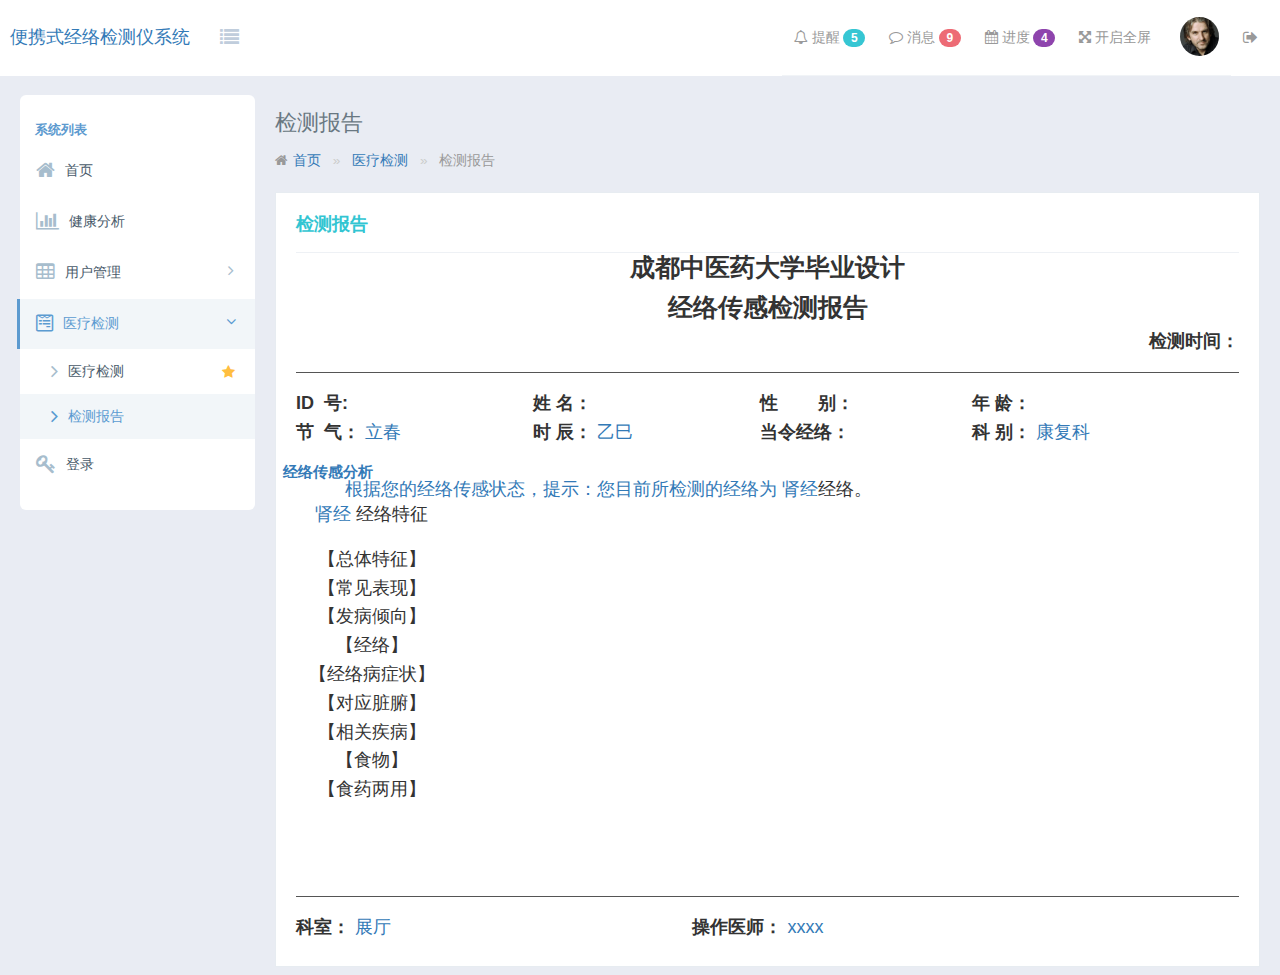
<file: WebContent/form-line.html>
<!doctype html>
<html>
	<style>
	body{
		font-family : 宋体;
        font-size : 1em;
        /* color : #f00;  */
		list-style:none;
	}

	/*头部居中*/
	.hh {  }


	/**/
	.jcsj{
		font-family:"Trebuchet MS", Arial, Helvetica, sans-serif;
		/* margin:5px 5px 5px 20px; */
		border-collapse:collapse;
	}
	.zjm{
	}
	/*去除table空白间隙*/
	table { border-collapse: collapse; padding: 0;}

	/*传感平衡数据中 th样式*/
	.thead {
		border-bottom: 2px solid black;
		border-top: 2px solid black; 	
	}
	/*检测提示中 th样式*/
	.head{
		border-bottom: 2px solid black;
		border-top: 2px solid black; 
		background-color: #D3D3D3;
	}
	input{
		text-align: center;
		width: 110px; 
		border: 0px;
	}
	.dashhead {
		border: 2px dotted black;
	}
	.dashheadleft {
		border: 2px dotted black;
		border-left:0px;
	}
	.dashheadright{
		border: 2px dotted black;
		border-right:0px;
	}
</style>

<head>
    <meta charset="utf-8">
    <meta http-equiv="X-UA-Compatible" content="IE=edge">
    <title>检测报告</title>
    <meta name="description" content="这是一个 index 页面">
    <meta name="keywords" content="index">
    <meta name="viewport" content="width=device-width, initial-scale=1">
    <meta name="renderer" content="webkit">
    <meta http-equiv="Cache-Control" content="no-siteapp" />
    <link rel="icon" type="image/png" href="assets/i/favicon.png">
    <link rel="apple-touch-icon-precomposed" href="assets/i/app-icon72x72@2x.png">
    <meta name="apple-mobile-web-app-title" content="Amaze UI" />
    <link rel="stylesheet" href="assets/css/amazeui.min.css" />
    <link rel="stylesheet" href="assets/css/admin.css">
    <link rel="stylesheet" href="assets/css/app.css">
</head>

<body data-type="generalComponents">


    <header class="am-topbar am-topbar-inverse admin-header">
        <div class="am-topbar-brand">
        	<span>便携式经络检测仪系统</span>
            <!--<a href="javascript:;" class="tpl-logo">
                <img src="assets/img/logo.png" alt="">
            </a>-->
        </div>
        <div class="am-icon-list tpl-header-nav-hover-ico am-fl am-margin-right">

        </div>

        <button class="am-topbar-btn am-topbar-toggle am-btn am-btn-sm am-btn-success am-show-sm-only" data-am-collapse="{target: '#topbar-collapse'}"><span class="am-sr-only">导航切换</span> <span class="am-icon-bars"></span></button>

        <div class="am-collapse am-topbar-collapse" id="topbar-collapse">

            <ul class="am-nav am-nav-pills am-topbar-nav am-topbar-right admin-header-list tpl-header-list">
                <li class="am-dropdown" data-am-dropdown data-am-dropdown-toggle>
                    <a class="am-dropdown-toggle tpl-header-list-link" href="javascript:;">
                        <span class="am-icon-bell-o"></span> 提醒 <span class="am-badge tpl-badge-success am-round">5</span></span>
                    </a>
                    <ul class="am-dropdown-content tpl-dropdown-content">
                        <li class="tpl-dropdown-content-external">
                            <h3>你有 <span class="tpl-color-success">5</span> 条提醒</h3><a href="###">全部</a></li>
                        <li class="tpl-dropdown-list-bdbc"><a href="#" class="tpl-dropdown-list-fl"><span class="am-icon-btn am-icon-plus tpl-dropdown-ico-btn-size tpl-badge-success"></span> 呼吸平稳：当感情冲动时，我们会不由自主地屏住呼吸，这只会加重精神压力。</a>
                            <span class="tpl-dropdown-list-fr">3小时前</span>
                        </li>
                        <li class="tpl-dropdown-list-bdbc"><a href="#" class="tpl-dropdown-list-fl"><span class="am-icon-btn am-icon-check tpl-dropdown-ico-btn-size tpl-badge-danger"></span> 纠正姿势：精神压力致使我们渐渐拱肩驼背，赶快伸直，仿佛从肩上卸掉一堆重物。</a>
                            <span class="tpl-dropdown-list-fr">15分钟前</span>
                        </li>
                        <li class="tpl-dropdown-list-bdbc"><a href="#" class="tpl-dropdown-list-fl"><span class="am-icon-btn am-icon-bell-o tpl-dropdown-ico-btn-size tpl-badge-warning"></span> 规范行为：即使在几乎没有希望的情况下也要牢记：你能改变局势，向好的方向发展。</a>
                            <span class="tpl-dropdown-list-fr">2天前</span>
                        </li>
                    </ul>
                </li>
                <li class="am-dropdown" data-am-dropdown data-am-dropdown-toggle>
                    <a class="am-dropdown-toggle tpl-header-list-link" href="javascript:;">
                        <span class="am-icon-comment-o"></span> 消息 <span class="am-badge tpl-badge-danger am-round">9</span></span>
                    </a>
                    <ul class="am-dropdown-content tpl-dropdown-content">
                        <li class="tpl-dropdown-content-external">
                            <h3>你有 <span class="tpl-color-danger">9</span> 条新消息</h3><a href="###">全部</a></li>
                        <li>
                            <a href="#" class="tpl-dropdown-content-message">
                                <span class="tpl-dropdown-content-photo">
                      <img src="assets/img/user02.png" alt=""> </span>
                                <span class="tpl-dropdown-content-subject">
                      <span class="tpl-dropdown-content-from"> 禁言小张 </span>
                                <span class="tpl-dropdown-content-time">10分钟前 </span>
                                </span>
                                <span class="tpl-dropdown-content-font"> 笑对增强免疫系统有奇效，既消耗热量，又改善自我感觉。 </span>
                            </a>
                            <a href="#" class="tpl-dropdown-content-message">
                                <span class="tpl-dropdown-content-photo">
                      <img src="assets/img/user03.png" alt=""> </span>
                                <span class="tpl-dropdown-content-subject">
                      <span class="tpl-dropdown-content-from"> Steam </span>
                                <span class="tpl-dropdown-content-time">18分钟前</span>
                                </span>
                                <span class="tpl-dropdown-content-font"> 边看电视边做些简单的操练。有事时，不要把人从别的房间里喊过来，而是走过去。 </span>
                            </a>
                        </li>

                    </ul>
                </li>
                <li class="am-dropdown" data-am-dropdown data-am-dropdown-toggle>
                    <a class="am-dropdown-toggle tpl-header-list-link" href="javascript:;">
                        <span class="am-icon-calendar"></span> 进度 <span class="am-badge tpl-badge-primary am-round">4</span></span>
                    </a>
                    <ul class="am-dropdown-content tpl-dropdown-content">
                        <li class="tpl-dropdown-content-external">
                            <h3>你有 <span class="tpl-color-primary">4</span> 个任务进度</h3><a href="###">全部</a></li>
                        <li>
                            <a href="javascript:;" class="tpl-dropdown-content-progress">
                                <span class="task">
                        <span class="desc">检测进度 </span>
                                <span class="percent">45%</span>
                                </span>
                                <span class="progress">
                        <div class="am-progress tpl-progress am-progress-striped"><div class="am-progress-bar am-progress-bar-success" style="width:45%"></div></div>
                    </span>
                            </a>
                        </li>
                        <li>
                            <a href="javascript:;" class="tpl-dropdown-content-progress">
                                <span class="task">
                        <span class="desc">健康小知识 </span>
                                <span class="percent">30%</span>
                                </span>
                                <span class="progress">
                       <div class="am-progress tpl-progress am-progress-striped"><div class="am-progress-bar am-progress-bar-secondary" style="width:30%"></div></div>
                    </span>
                            </a>
                        </li>
                        <li>
                            <a href="javascript:;" class="tpl-dropdown-content-progress">
                                <span class="task">
                        <span class="desc">管理中心 </span>
                                <span class="percent">60%</span>
                                </span>
                                <span class="progress">
                        <div class="am-progress tpl-progress am-progress-striped"><div class="am-progress-bar am-progress-bar-warning" style="width:60%"></div></div>
                    </span>
                            </a>
                        </li>

                    </ul>
                </li>
                <li class="am-hide-sm-only"><a href="javascript:;" id="admin-fullscreen" class="tpl-header-list-link"><span class="am-icon-arrows-alt"></span> <span class="admin-fullText">开启全屏</span></a></li>

                <li class="am-dropdown" data-am-dropdown data-am-dropdown-toggle>
                    <a class="am-dropdown-toggle tpl-header-list-link" href="javascript:;">
                        <span class="tpl-header-list-user-nick"></span><span class="tpl-header-list-user-ico"> <img src="assets/img/user01.png"></span>
                    </a>
                    <ul class="am-dropdown-content">
                        <li><a href="#"><span class="am-icon-bell-o"></span> 资料</a></li>
                        <li><a href="#"><span class="am-icon-cog"></span> 设置</a></li>
                        <li><a href="#"><span class="am-icon-power-off"></span> 退出</a></li>
                    </ul>
                </li>
                <li><a href="login.jsp" class="tpl-header-list-link"><span class="am-icon-sign-out tpl-header-list-ico-out-size"></span></a></li>
            </ul>
        </div>
    </header>







    <div class="tpl-page-container tpl-page-header-fixed">
        <div class="tpl-left-nav tpl-left-nav-hover">
            <div class="tpl-left-nav-title">
                系统列表
            </div>
            <div class="tpl-left-nav-list">
                <ul class="tpl-left-nav-menu">
                    <li class="tpl-left-nav-item">
                        <a href="index.html" class="nav-link">
                            <i class="am-icon-home"></i>
                            <span>首页</span>
                        </a>
                    </li>
                    <li class="tpl-left-nav-item">
                        <a href="chart.html" class="nav-link tpl-left-nav-link-list">
                            <i class="am-icon-bar-chart"></i>
                            <span>健康分析</span>
                        </a>
                    </li>

                    <li class="tpl-left-nav-item">
                        <a href="javascript:;" class="nav-link tpl-left-nav-link-list">
                            <i class="am-icon-table"></i>
                            <span>用户管理</span>
                            <i class="am-icon-angle-right tpl-left-nav-more-ico am-fr am-margin-right"></i>
                        </a>
                        <ul class="tpl-left-nav-sub-menu">
                            <li>
                                <a href="family.jsp">
                                    <i class="am-icon-angle-right"></i>
                                    <span>用户个人信息</span>
                                    <i class="am-icon-star tpl-left-nav-content-ico am-fr am-margin-right"></i>
                                </a>

                                <a href="table-images-list.html" >
                                    <i class="am-icon-angle-right"></i>
                                    <span>用户检测信息</span>
                            </li>
                        </ul>
                    </li>

                    <li class="tpl-left-nav-item">
                        <!-- 打开状态 a 标签添加 active 即可   -->
                        <a href="javascript:;" class="nav-link tpl-left-nav-link-list active">
                            <i class="am-icon-wpforms"></i>
                            <span>医疗检测</span>
                            <!-- 列表打开状态的i标签添加 tpl-left-nav-more-ico-rotate 图表即90°旋转  -->
                            <i class="am-icon-angle-right tpl-left-nav-more-ico am-fr am-margin-right tpl-left-nav-more-ico-rotate"></i>
                        </a>
                        <!-- 打开状态 添加 display:block-->
                        <ul class="tpl-left-nav-sub-menu" style="display: block;">
                            <li>
                                <a href="form-amazeui.html">
                                    <i class="am-icon-angle-right"></i>
                                    <span>医疗检测</span>
                                    <i class="am-icon-star tpl-left-nav-content-ico am-fr am-margin-right"></i>
                                </a>

                                <a href="form-line.html" class="active">
                                    <i class="am-icon-angle-right"></i>
                                    <span>检测报告</span>
                                </a>
                            </li>
                        </ul>
                    </li>

                    <li class="tpl-left-nav-item">
                        <a href="login.jsp" class="nav-link tpl-left-nav-link-list">
                            <i class="am-icon-key"></i>
                            <span>登录</span>

                        </a>
                    </li>
                </ul>
            </div>
        </div>




        <div class="tpl-content-wrapper">
            <div class="tpl-content-page-title">
                检测报告
            </div>
            <ol class="am-breadcrumb">
                <li><a href="#" class="am-icon-home">首页</a></li>
                <li><a href="#">医疗检测</a></li>
                <li class="am-active">检测报告</li>
            </ol>
            <div class="tpl-portlet-components">
                <div class="portlet-title">
                    <div class="caption font-green bold">
                    	检测报告
                    </div>
                    <div class="tpl-portlet-input tpl-fz-ml">
                        <div class="portlet-input input-small input-inline">
                            <div class="input-icon right">
                                 </div>
                        </div>
                    </div>


                </div>

                <div class="tpl-block">

                    <div class="am-g">
                    	<div id="d1"
			style="width: 100%; text-align: center; margin-top: 1%;">
			<div style="position: absolute; left: 5px; top: 10px; z-index: 999;">

			</div>
			<div
				style="font-size: 25px; text-align: center; margin: -35px 40px 0px 40px">
				<b>成都中医药大学毕业设计<br />经络传感检测报告
				</b>
			</div>
			<div style="text-align: right">
				<h5 class='hh'>
					检测时间：<a></a>
				</h5>
			</div>
			<hr style="border-top: 1px solid #555555;" />
			<table class="jcsj"
				style="width: 100%; font-family: 'Trebuchet MS', Arial, Helvetica, sans-serif;">
				<tr align="left">

					<td><b>ID&nbsp;&nbsp;号:</b> <a></a></td>
					<td><b>姓&nbsp;名：</b> <a></a></td>
					<td><b>性&nbsp;&nbsp;&nbsp;&nbsp;&nbsp;&nbsp;&nbsp;&nbsp;别：</b>
						<a> </a></td>
					<td><b>年&nbsp;龄：</b> <a> </a></td>
				</tr>
				<tr align="left">
					<td><b>节&nbsp;&nbsp;气：</b> <a>立春</a></td>
					<td><b>时&nbsp;辰：</b> <a>乙巳</a></td>
					<td><b>当令经络：</b> <a></a></td>
					<td><b>科&nbsp;别：</b> <a s>康复科</a></td>
				</tr>
			</table>
		</div>

		<div id="report_24jl" style="width: 600px; height: 400px;"></div>

		<div id="d5" hidden="true">
			<img id="jlcg"></img>
		</div>
		<div id="d3">
			<div>
				<a
					style="font-weight: bold; font-size: 15px; position: absolute; top: 385px;margin-left: -1%;">经络传感分析</a><br>
				<div
					style="text-indent: 2em; position: absolute; top: 400px;margin-left: 1%;">
					<a>根据您的经络传感状态，提示：您目前所检测的经络为 <a class="tz">肾经</a>经络。
					</a>
				</div>
			</div>

			<div
				style="text-align: center; position: absolute;  top: 425px;margin-left: 1%;">
				<p>
					<a class="tz">肾经</a> 经络特征
				</p>
				<!-- <a >气虚体质是以人体功能不足形成的以疲乏气短、自汗、易感冒为主要特征的一部分人群。</a> -->
				<ul style="list-style-type: none position:absolute; left: 275px;">
					<li>【总体特征】</li>
					<li>【常见表现】</li>
					<li>【发病倾向】</li>
					<li>【经络】</li>
					<li>【经络病症状】</li>
					<li>【对应脏腑】</li>
					<li>【相关疾病】</li>
					<li>【食物】</li>
					<li>【食药两用】</li>
				</ul>
			</div>
		</div>
		<div id="d4" style="margin-top: 20px">
			<hr style="border-top: 1px solid #555555; width: 100%;" />
			<table style="width: 100%;">
				<tr>
					<td><b>科室：</b> <a>展厅</a> </th>
					<td><b>操作医师：</b>
						<a>xxxx</a>
						
					</th>
			</tr>
		</table>
	</div>
                    </div>
                </div>


            </div>










        </div>

    </div>


    <script src="assets/js/jquery-2.1.1.js"></script>
    <script src="assets/js/amazeui.min.js"></script>
    <script src="assets/js/app.js"></script>
	
</body>
</html>
</file>
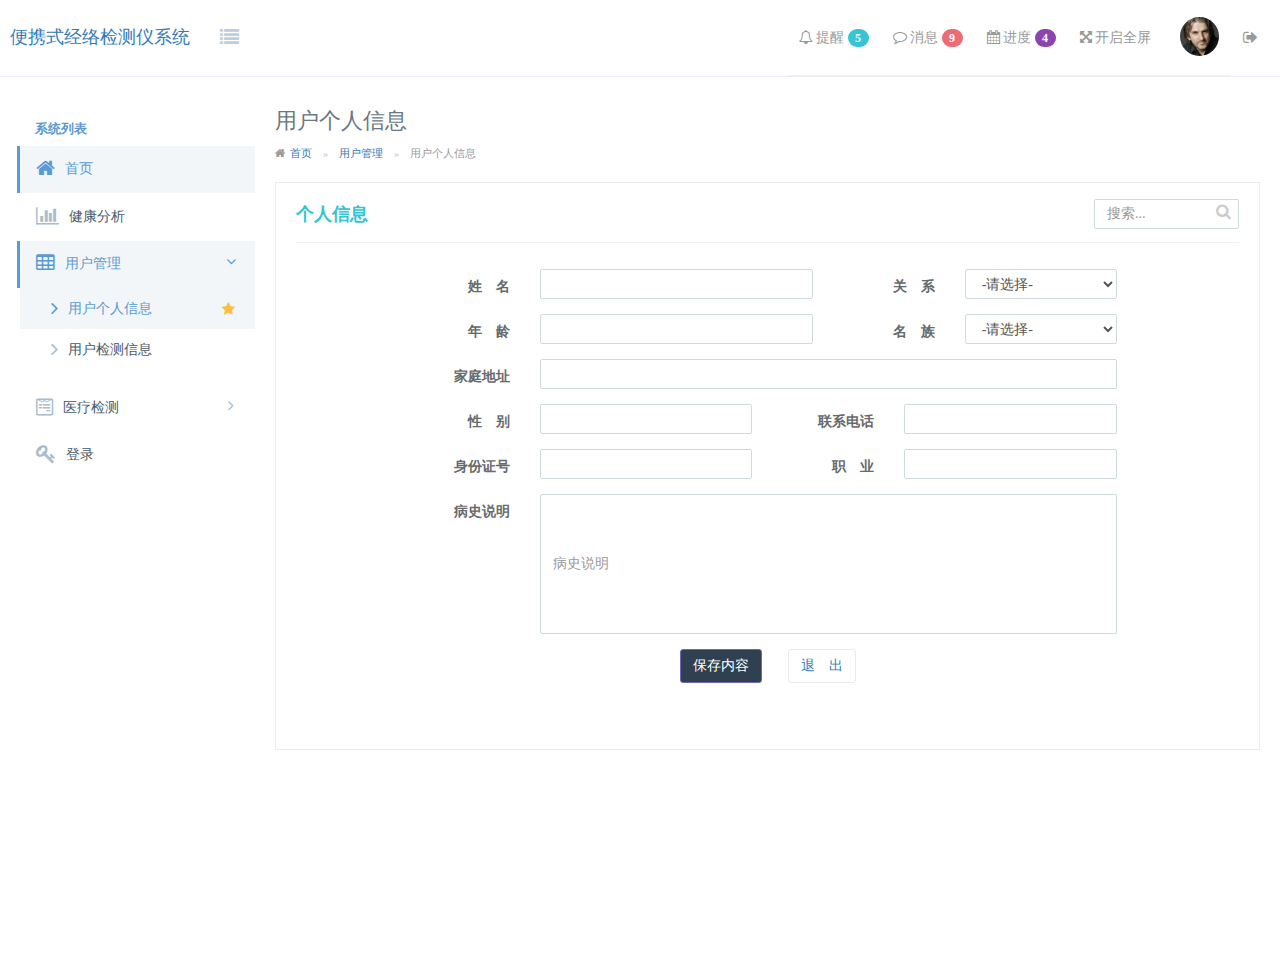
<file: WebContent/table-font-list1.html>
<!DOCTYPE html>
<html>

<head>
    <meta charset="utf-8">
    <meta http-equiv="X-UA-Compatible" content="IE=edge">
    <title>用户个人信息</title>
    <meta name="description" content="这是一个 index 页面">
    <meta name="keywords" content="index">
    <meta name="viewport" content="width=device-width, initial-scale=1">
    <meta name="renderer" content="webkit">
    <meta http-equiv="Cache-Control" content="no-siteapp" />
    <link rel="icon" type="image/png" href="assets/i/favicon.png">
    <link rel="apple-touch-icon-precomposed" href="assets/i/app-icon72x72@2x.png">
    <meta name="apple-mobile-web-app-title" content="Amaze UI" />
    <link rel="stylesheet" href="assets/css/amazeui.min.css" />
    <link rel="stylesheet" href="assets/css/admin.css">
    <link rel="stylesheet" href="assets/css/app.css">
    <link rel="shortcut icon" href="favicon.ico">
	<link href="public/bootstrap/css/bootstrap.min.css" rel="stylesheet">
	<link href="css/Status_record/status_record.css">
	<link href="css/Daily_items/font-awesome.css?v=4.4.0" rel="stylesheet">
	<link href="css/Daily_items/plugins/iCheck/custom.css" rel="stylesheet">
	<link href="css/Daily_items/animate.css" rel="stylesheet">
	<link href="css/Daily_items/style.css?v=4.1.0" rel="stylesheet">
	<script src="public/jquery/jquery-3.1.1.min.js"></script>
</head>

<body data-type="generalComponents">


    <header class="am-topbar am-topbar-inverse admin-header">
        <div class="am-topbar-brand">
        	<span>便携式经络检测仪系统</span>
            <!--<a href="javascript:;" class="tpl-logo">
                <img src="assets/img/logo.png" alt="">
            </a>-->
        </div>
        <div class="am-icon-list tpl-header-nav-hover-ico am-fl am-margin-right">

        </div>

        <button class="am-topbar-btn am-topbar-toggle am-btn am-btn-sm am-btn-success am-show-sm-only" data-am-collapse="{target: '#topbar-collapse'}"><span class="am-sr-only">导航切换</span> <span class="am-icon-bars"></span></button>

        <div class="am-collapse am-topbar-collapse" id="topbar-collapse">

            <ul class="am-nav am-nav-pills am-topbar-nav am-topbar-right admin-header-list tpl-header-list">
                <li class="am-dropdown" data-am-dropdown data-am-dropdown-toggle>
                    <a class="am-dropdown-toggle tpl-header-list-link" href="javascript:;">
                        <span class="am-icon-bell-o"></span> 提醒 <span class="am-badge tpl-badge-success am-round">5</span></span>
                    </a>
                    <ul class="am-dropdown-content tpl-dropdown-content">
                        <li class="tpl-dropdown-content-external">
                            <h3>你有 <span class="tpl-color-success">5</span> 条提醒</h3><a href="###">全部</a></li>
                        <li class="tpl-dropdown-list-bdbc"><a href="#" class="tpl-dropdown-list-fl"><span class="am-icon-btn am-icon-plus tpl-dropdown-ico-btn-size tpl-badge-success"></span> 呼吸平稳：当感情冲动时，我们会不由自主地屏住呼吸，这只会加重精神压力。</a>
                            <span class="tpl-dropdown-list-fr">3小时前</span>
                        </li>
                        <li class="tpl-dropdown-list-bdbc"><a href="#" class="tpl-dropdown-list-fl"><span class="am-icon-btn am-icon-check tpl-dropdown-ico-btn-size tpl-badge-danger"></span> 纠正姿势：精神压力致使我们渐渐拱肩驼背，赶快伸直，仿佛从肩上卸掉一堆重物。</a>
                            <span class="tpl-dropdown-list-fr">15分钟前</span>
                        </li>
                        <li class="tpl-dropdown-list-bdbc"><a href="#" class="tpl-dropdown-list-fl"><span class="am-icon-btn am-icon-bell-o tpl-dropdown-ico-btn-size tpl-badge-warning"></span> 规范行为：即使在几乎没有希望的情况下也要牢记：你能改变局势，向好的方向发展。</a>
                            <span class="tpl-dropdown-list-fr">2天前</span>
                        </li>
                    </ul>
                </li>
                <li class="am-dropdown" data-am-dropdown data-am-dropdown-toggle>
                    <a class="am-dropdown-toggle tpl-header-list-link" href="javascript:;">
                        <span class="am-icon-comment-o"></span> 消息 <span class="am-badge tpl-badge-danger am-round">9</span></span>
                    </a>
                    <ul class="am-dropdown-content tpl-dropdown-content">
                        <li class="tpl-dropdown-content-external">
                            <h3>你有 <span class="tpl-color-danger">9</span> 条新消息</h3><a href="###">全部</a></li>
                        <li>
                            <a href="#" class="tpl-dropdown-content-message">
                                <span class="tpl-dropdown-content-photo">
                      <img src="assets/img/user02.png" alt=""> </span>
                                <span class="tpl-dropdown-content-subject">
                      <span class="tpl-dropdown-content-from"> 禁言小张 </span>
                                <span class="tpl-dropdown-content-time">10分钟前 </span>
                                </span>
                                <span class="tpl-dropdown-content-font"> 笑对增强免疫系统有奇效，既消耗热量，又改善自我感觉。 </span>
                            </a>
                            <a href="#" class="tpl-dropdown-content-message">
                                <span class="tpl-dropdown-content-photo">
                      <img src="assets/img/user03.png" alt=""> </span>
                                <span class="tpl-dropdown-content-subject">
                      <span class="tpl-dropdown-content-from"> Steam </span>
                                <span class="tpl-dropdown-content-time">18分钟前</span>
                                </span>
                                <span class="tpl-dropdown-content-font"> 边看电视边做些简单的操练。有事时，不要把人从别的房间里喊过来，而是走过去。 </span>
                            </a>
                        </li>

                    </ul>
                </li>
                <li class="am-dropdown" data-am-dropdown data-am-dropdown-toggle>
                    <a class="am-dropdown-toggle tpl-header-list-link" href="javascript:;">
                        <span class="am-icon-calendar"></span> 进度 <span class="am-badge tpl-badge-primary am-round">4</span></span>
                    </a>
                    <ul class="am-dropdown-content tpl-dropdown-content">
                        <li class="tpl-dropdown-content-external">
                            <h3>你有 <span class="tpl-color-primary">4</span> 个任务进度</h3><a href="###">全部</a></li>
                        <li>
                            <a href="javascript:;" class="tpl-dropdown-content-progress">
                                <span class="task">
                        <span class="desc">检测进度 </span>
                                <span class="percent">45%</span>
                                </span>
                                <span class="progress">
                        <div class="am-progress tpl-progress am-progress-striped"><div class="am-progress-bar am-progress-bar-success" style="width:45%"></div></div>
                    </span>
                            </a>
                        </li>
                        <li>
                            <a href="javascript:;" class="tpl-dropdown-content-progress">
                                <span class="task">
                        <span class="desc">健康小知识 </span>
                                <span class="percent">30%</span>
                                </span>
                                <span class="progress">
                       <div class="am-progress tpl-progress am-progress-striped"><div class="am-progress-bar am-progress-bar-secondary" style="width:30%"></div></div>
                    </span>
                            </a>
                        </li>
                        <li>
                            <a href="javascript:;" class="tpl-dropdown-content-progress">
                                <span class="task">
                        <span class="desc">管理中心 </span>
                                <span class="percent">60%</span>
                                </span>
                                <span class="progress">
                        <div class="am-progress tpl-progress am-progress-striped"><div class="am-progress-bar am-progress-bar-warning" style="width:60%"></div></div>
                    </span>
                            </a>
                        </li>

                    </ul>
                </li>
                <li class="am-hide-sm-only"><a href="javascript:;" id="admin-fullscreen" class="tpl-header-list-link"><span class="am-icon-arrows-alt"></span> <span class="admin-fullText">开启全屏</span></a></li>

                <li class="am-dropdown" data-am-dropdown data-am-dropdown-toggle>
                    <a class="am-dropdown-toggle tpl-header-list-link" href="javascript:;">
                        <span class="tpl-header-list-user-nick"></span><span class="tpl-header-list-user-ico"> <img src="assets/img/user01.png"></span>
                    </a>
                    <ul class="am-dropdown-content">
                        <li><a href="#"><span class="am-icon-bell-o"></span> 资料</a></li>
                        <li><a href="#"><span class="am-icon-cog"></span> 设置</a></li>
                        <li><a href="#"><span class="am-icon-power-off"></span> 退出</a></li>
                    </ul>
                </li>
                <li><a href="login.jsp" class="tpl-header-list-link"><span class="am-icon-sign-out tpl-header-list-ico-out-size"></span></a></li>
            </ul>
        </div>
    </header>







    <div class="tpl-page-container tpl-page-header-fixed">


        <div class="tpl-left-nav tpl-left-nav-hover">
            <div class="tpl-left-nav-title">
                                      系统列表
            </div>
            <div class="tpl-left-nav-list">
                <ul class="tpl-left-nav-menu">
                    <li class="tpl-left-nav-item">
                        <a href="index.html" class="nav-link active">
                            <i class="am-icon-home"></i>
                            <span>首页</span>
                        </a>
                    </li>
                    <li class="tpl-left-nav-item">
                        <a href="chart.html" class="nav-link tpl-left-nav-link-list">
                            <i class="am-icon-bar-chart"></i>
                            <span>健康分析</span>
                           
                        </a>
                    </li>

                    <li class="tpl-left-nav-item">
                        <!-- 打开状态 a 标签添加 active 即可   -->
                        <a href="javascript:;" class="nav-link tpl-left-nav-link-list active">
                            <i class="am-icon-table"></i>
                            <span>用户管理</span>
                            <!-- 列表打开状态的i标签添加 tpl-left-nav-more-ico-rotate 图表即90°旋转  -->
                            <i class="am-icon-angle-right tpl-left-nav-more-ico am-fr am-margin-right tpl-left-nav-more-ico-rotate"></i>
                        </a>
                        <ul class="tpl-left-nav-sub-menu" style="display:block">
                            <li>
                                <!-- 打开状态 a 标签添加 active 即可   -->
                                <a href="family.jsp" class="active">
                                    <i class="am-icon-angle-right"></i>
                                    <span>用户个人信息</span>
                                    <i class="am-icon-star tpl-left-nav-content-ico am-fr am-margin-right"></i>
                                </a>

                                <a href="table-images-list.html" >
                                    <i class="am-icon-angle-right"></i>
                                    <span>用户检测信息</span>
                                    
                            </li>
                        </ul>
                    </li>

                    <li class="tpl-left-nav-item">
                        <a href="javascript:void(0);" class="nav-link tpl-left-nav-link-list">
                            <i class="am-icon-wpforms"></i>
                            <span>医疗检测</span>
                            <i class="am-icon-angle-right tpl-left-nav-more-ico am-fr am-margin-right"></i>
                        </a>
                        <ul class="tpl-left-nav-sub-menu">
                            <li>
                                <a href="form-amazeui.html">
                                    <i class="am-icon-angle-right"></i>
                                    <span>医疗检测</span>
                                    <i class="am-icon-star tpl-left-nav-content-ico am-fr am-margin-right"></i>
                                </a>

                                <a href="form-line.html">
                                    <i class="am-icon-angle-right"></i>
                                    <span>检测报告</span>
                                </a>
                            </li>
                        </ul>
                    </li>

                    <li class="tpl-left-nav-item">
                        <a href="login.jsp" class="nav-link tpl-left-nav-link-list">
                            <i class="am-icon-key"></i>
                            <span>登录</span>

                        </a>
                    </li>
                </ul>
            </div>
        </div>





        <div class="tpl-content-wrapper">
            <div class="tpl-content-page-title">
                用户个人信息
            </div>
            <ol class="am-breadcrumb">
                <li><a href="#" class="am-icon-home">首页</a></li>
                <li><a href="#">用户管理</a></li>
                <li class="am-active">用户个人信息</li>
            </ol>
            <div class="tpl-portlet-components">
                <div class="portlet-title">
                    <div class="caption font-green bold">
                         个人信息
                    </div>
                    <div class="tpl-portlet-input tpl-fz-ml">
                        <div class="portlet-input input-small input-inline">
                            <div class="input-icon right">
                                <i class="am-icon-search"></i>
                                <input type="text" class="form-control form-control-solid" placeholder="搜索..."> </div>
                        </div>
                    </div>


                </div>
                
                <div class="tpl-alert">
                <form  class="form-horizontal" action="./addfamily" method="post">
					<div  style="width:80%;line-height:1.5em;margin:0 auto;text-align: center;font-size:14px">
						<div>
							<label class="col-sm-2 control-label">姓&nbsp;&nbsp;&nbsp;&nbsp;名</label>
							<div class="col-sm-5">
								<input type="text" class="form-control" name="fname">
							</div>
							<label class="col-sm-2 control-label">关&nbsp;&nbsp;&nbsp;&nbsp;系</label>
							<div class="col-sm-3">
								<select class="form-control m-b" name="relationship">
								<option selected="selected" value="0">-请选择-</option>
									<option>夫妻</option>
									<option>父女</option>
									<option>父子</option>
									<option>父亲</option>
									<option>母亲</option>
									<option>访客</option>
								</select>
							</div>
						</div>
						<div>
							<label class="col-sm-2 control-label">年&nbsp;&nbsp;&nbsp;&nbsp;龄</label>
							<div class="col-sm-5">
								<input type="text" class="form-control  m-b" name="fage">
							</div>
							<label class="col-sm-2 control-label">名&nbsp;&nbsp;&nbsp;&nbsp;族</label>
							<div class="col-sm-3">
								<select class="form-control m-b" name="ethnic">
								<option selected="selected" value="0">-请选择-</option>
								<option value="汉族">汉族</option>
								<option value="蒙古族">蒙古族</option>
								<option value="回族">回族</option>
								<option value="藏族">藏族</option>
								<option value="维吾尔族">维吾尔族</option>
								<option value="苗族">苗族</option>
								<option value="彝族">彝族</option>
								<option value="壮族">壮族</option>
								<option value="布依族">布依族</option>
								<option value="朝鲜族">朝鲜族</option>
								<option value="满族">满族</option>
								<option value="侗族">侗族</option>
								<option value="瑶族">瑶族</option>
								<option value="白族">白族</option>
								<option value="土家族">土家族</option>
								<option value="哈尼族">哈尼族</option>
								<option value="哈萨克族">哈萨克族</option>
								<option value="傣族">傣族</option>
								<option value="黎族">黎族</option>
								<option value="傈僳族">傈僳族</option>
								<option value="佤族">佤族</option>
								<option value="畲族">畲族</option>
								<option value="高山族">高山族</option>
								<option value="拉祜族">拉祜族</option>
								<option value="水族">水族</option>
								<option value="东乡族">东乡族</option>
								<option value="纳西族">纳西族</option>
								<option value="景颇族">景颇族</option>
								<option value="柯尔克孜族">柯尔克孜族</option>
								<option value="土族">土族</option>
								<option value="达斡尔族">达斡尔族</option>
								<option value="仫佬族">仫佬族</option>
								<option value="羌族">羌族</option>
								<option value="布朗族">布朗族</option>
								<option value="撒拉族">撒拉族</option>
								<option value="毛南族">毛南族</option>
								<option value="仡佬族">仡佬族</option>
								<option value="锡伯族">锡伯族</option>
								<option value="阿昌族">阿昌族</option>
								<option value="普米族">普米族</option>
								<option value="塔吉克族">塔吉克族</option>
								<option value="怒族">怒族</option>
								<option value="乌孜别克族">乌孜别克族</option>
								<option value="俄罗斯族">俄罗斯族</option>
								<option value="鄂温克族">鄂温克族</option>
								<option value="德昂族">德昂族</option>
								<option value="保安族">保安族</option>
								<option value="裕固族">裕固族</option>
								<option value="京族">京族</option>
								<option value="塔塔尔族">塔塔尔族</option>
								<option value="独龙族">独龙族</option>
								<option value="鄂伦春族">鄂伦春族</option>
								<option value="赫哲族">赫哲族</option>
								<option value="门巴族">门巴族</option>
								<option value="珞巴族">珞巴族</option>
								<option value="基诺族">基诺族</option>
								</select>
							</div>
						</div>
						<div>
							<label class="col-sm-2 control-label">家庭地址</label>
							<div class="col-sm-10">
								<input type="text" class="form-control  m-b" name="address">
							</div>
						</div>
						<div>
							<label class="col-sm-2 control-label">性&nbsp;&nbsp;&nbsp;&nbsp;别</label>
							<div class="col-sm-4">
								<input type="text" class="form-control m-b" name="fsex">
							</div>
							<label class="col-sm-2 control-label">联系电话</label>
							<div class="col-sm-4">
								<input type="text" class="form-control m-b" name="fphone">
							</div>
						</div>
						<div>
						<label class="col-sm-2 control-label">身份证号</label>
						<div class="col-sm-4">
							<input type="text" class="form-control m-b" name="IDcard">
						</div>
						<label class="col-sm-2 control-label">职&nbsp;&nbsp;&nbsp;&nbsp;业</label>
						<div class="col-sm-4">
							<input type="text" class="form-control m-b" name="work">
						</div>
					</div>
						<div class="col-md-12">
							<div class="form-group">
								<label class="col-sm-2 control-label">病史说明</label>
								<div class="col-sm-10">
									<input name="medical" class="form-control" placeholder="病史说明" style="height:10em;" type="text">
								</div>
							</div>
							
							
						</div>
					</div>
					<div class="form-group">
				<div style="margin:0 auto;width:50%;text-align: center">
					<button class="btn btn-primary" type="submit">保存内容</button>&nbsp;&nbsp;&nbsp;&nbsp;&nbsp;&nbsp;&nbsp;
					<button class="btn btn-white" type="button"><a href="family.jsp">退&nbsp;&nbsp;&nbsp;&nbsp;出</a></button>
				</div>
			</div>
				</form>
			
                </div>
            </div>










        </div>

    </div>


    <script src="assets/js/jquery-2.1.1.js"></script>
    <script src="assets/js/amazeui.min.js"></script>
    <script src="assets/js/app.js"></script>
	
</body>
</html>
</file>
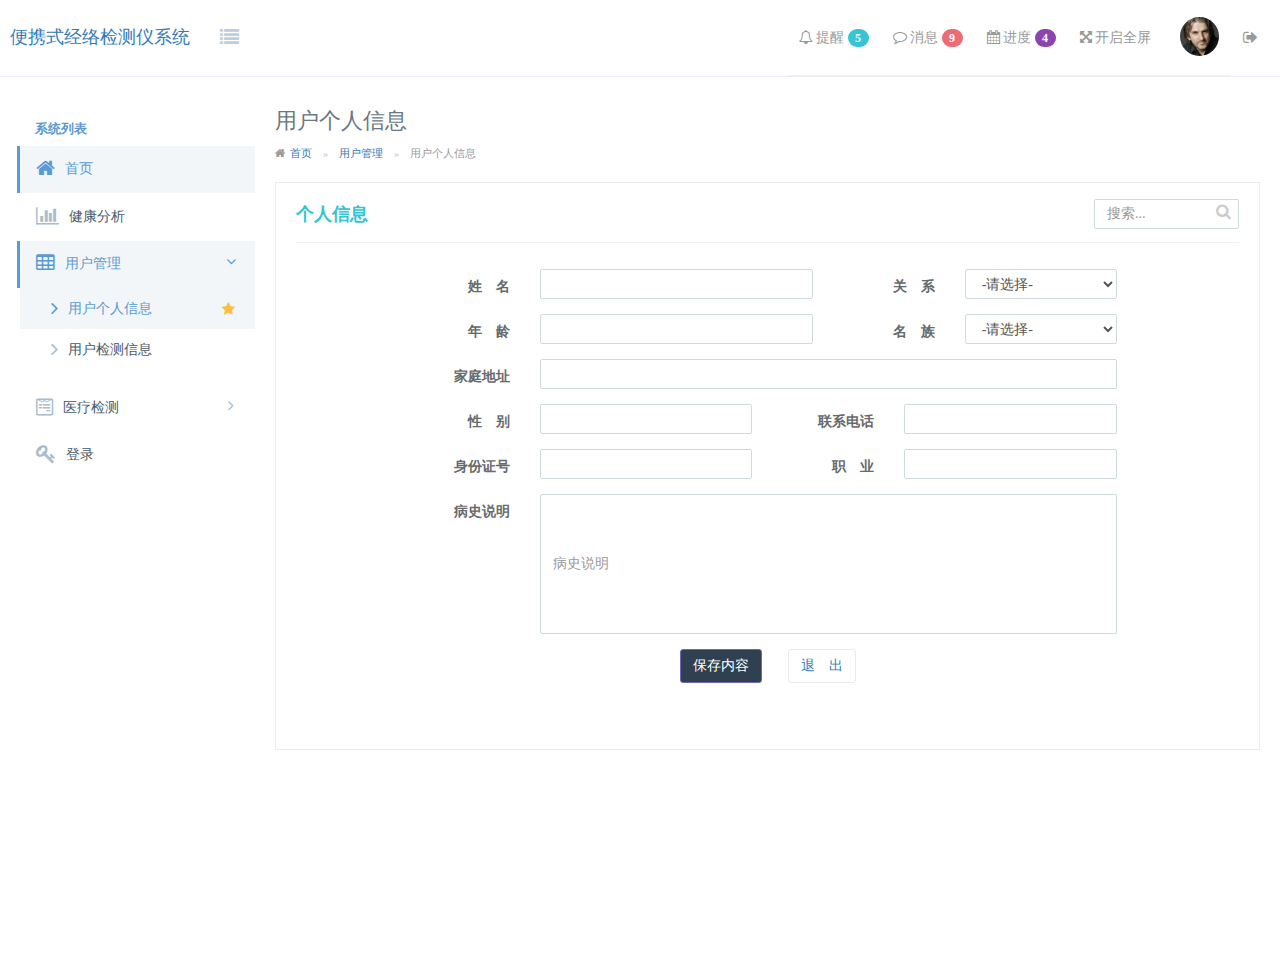
<file: WebContent/table-font-list2.html>
<!doctype html>
<html>

<head>
    <meta charset="utf-8">
    <meta http-equiv="X-UA-Compatible" content="IE=edge">
    <title>用户个人信息</title>
    <meta name="description" content="这是一个 index 页面">
    <meta name="keywords" content="index">
    <meta name="viewport" content="width=device-width, initial-scale=1">
    <meta name="renderer" content="webkit">
    <meta http-equiv="Cache-Control" content="no-siteapp" />
    <link rel="icon" type="image/png" href="assets/i/favicon.png">
    <link rel="apple-touch-icon-precomposed" href="assets/i/app-icon72x72@2x.png">
    <meta name="apple-mobile-web-app-title" content="Amaze UI" />
    <link rel="stylesheet" href="assets/css/amazeui.min.css" />
    <link rel="stylesheet" href="assets/css/admin.css">
    <link rel="stylesheet" href="assets/css/app.css">
    <link rel="shortcut icon" href="favicon.ico">
	<link href="public/bootstrap/css/bootstrap.min.css" rel="stylesheet">
	<link href="css/Status_record/status_record.css">
	<link href="css/Daily_items/font-awesome.css?v=4.4.0" rel="stylesheet">
	<link href="css/Daily_items/plugins/iCheck/custom.css" rel="stylesheet">
	<link href="css/Daily_items/animate.css" rel="stylesheet">
	<link href="css/Daily_items/style.css?v=4.1.0" rel="stylesheet">
	<script src="public/jquery/jquery-3.1.1.min.js"></script>
</head>

<body data-type="generalComponents">


    <header class="am-topbar am-topbar-inverse admin-header">
        <div class="am-topbar-brand">
        	<span>便携式经络检测仪系统</span>
            <!--<a href="javascript:;" class="tpl-logo">
                <img src="assets/img/logo.png" alt="">
            </a>-->
        </div>
        <div class="am-icon-list tpl-header-nav-hover-ico am-fl am-margin-right">

        </div>

        <button class="am-topbar-btn am-topbar-toggle am-btn am-btn-sm am-btn-success am-show-sm-only" data-am-collapse="{target: '#topbar-collapse'}"><span class="am-sr-only">导航切换</span> <span class="am-icon-bars"></span></button>

        <div class="am-collapse am-topbar-collapse" id="topbar-collapse">

            <ul class="am-nav am-nav-pills am-topbar-nav am-topbar-right admin-header-list tpl-header-list">
                <li class="am-dropdown" data-am-dropdown data-am-dropdown-toggle>
                    <a class="am-dropdown-toggle tpl-header-list-link" href="javascript:;">
                        <span class="am-icon-bell-o"></span> 提醒 <span class="am-badge tpl-badge-success am-round">5</span></span>
                    </a>
                    <ul class="am-dropdown-content tpl-dropdown-content">
                        <li class="tpl-dropdown-content-external">
                            <h3>你有 <span class="tpl-color-success">5</span> 条提醒</h3><a href="###">全部</a></li>
                        <li class="tpl-dropdown-list-bdbc"><a href="#" class="tpl-dropdown-list-fl"><span class="am-icon-btn am-icon-plus tpl-dropdown-ico-btn-size tpl-badge-success"></span> 呼吸平稳：当感情冲动时，我们会不由自主地屏住呼吸，这只会加重精神压力。</a>
                            <span class="tpl-dropdown-list-fr">3小时前</span>
                        </li>
                        <li class="tpl-dropdown-list-bdbc"><a href="#" class="tpl-dropdown-list-fl"><span class="am-icon-btn am-icon-check tpl-dropdown-ico-btn-size tpl-badge-danger"></span> 纠正姿势：精神压力致使我们渐渐拱肩驼背，赶快伸直，仿佛从肩上卸掉一堆重物。</a>
                            <span class="tpl-dropdown-list-fr">15分钟前</span>
                        </li>
                        <li class="tpl-dropdown-list-bdbc"><a href="#" class="tpl-dropdown-list-fl"><span class="am-icon-btn am-icon-bell-o tpl-dropdown-ico-btn-size tpl-badge-warning"></span> 规范行为：即使在几乎没有希望的情况下也要牢记：你能改变局势，向好的方向发展。</a>
                            <span class="tpl-dropdown-list-fr">2天前</span>
                        </li>
                    </ul>
                </li>
                <li class="am-dropdown" data-am-dropdown data-am-dropdown-toggle>
                    <a class="am-dropdown-toggle tpl-header-list-link" href="javascript:;">
                        <span class="am-icon-comment-o"></span> 消息 <span class="am-badge tpl-badge-danger am-round">9</span></span>
                    </a>
                    <ul class="am-dropdown-content tpl-dropdown-content">
                        <li class="tpl-dropdown-content-external">
                            <h3>你有 <span class="tpl-color-danger">9</span> 条新消息</h3><a href="###">全部</a></li>
                        <li>
                            <a href="#" class="tpl-dropdown-content-message">
                                <span class="tpl-dropdown-content-photo">
                      <img src="assets/img/user02.png" alt=""> </span>
                                <span class="tpl-dropdown-content-subject">
                      <span class="tpl-dropdown-content-from"> 禁言小张 </span>
                                <span class="tpl-dropdown-content-time">10分钟前 </span>
                                </span>
                                <span class="tpl-dropdown-content-font"> 笑对增强免疫系统有奇效，既消耗热量，又改善自我感觉。 </span>
                            </a>
                            <a href="#" class="tpl-dropdown-content-message">
                                <span class="tpl-dropdown-content-photo">
                      <img src="assets/img/user03.png" alt=""> </span>
                                <span class="tpl-dropdown-content-subject">
                      <span class="tpl-dropdown-content-from"> Steam </span>
                                <span class="tpl-dropdown-content-time">18分钟前</span>
                                </span>
                                <span class="tpl-dropdown-content-font"> 边看电视边做些简单的操练。有事时，不要把人从别的房间里喊过来，而是走过去。 </span>
                            </a>
                        </li>

                    </ul>
                </li>
                <li class="am-dropdown" data-am-dropdown data-am-dropdown-toggle>
                    <a class="am-dropdown-toggle tpl-header-list-link" href="javascript:;">
                        <span class="am-icon-calendar"></span> 进度 <span class="am-badge tpl-badge-primary am-round">4</span></span>
                    </a>
                    <ul class="am-dropdown-content tpl-dropdown-content">
                        <li class="tpl-dropdown-content-external">
                            <h3>你有 <span class="tpl-color-primary">4</span> 个任务进度</h3><a href="###">全部</a></li>
                        <li>
                            <a href="javascript:;" class="tpl-dropdown-content-progress">
                                <span class="task">
                        <span class="desc">检测进度 </span>
                                <span class="percent">45%</span>
                                </span>
                                <span class="progress">
                        <div class="am-progress tpl-progress am-progress-striped"><div class="am-progress-bar am-progress-bar-success" style="width:45%"></div></div>
                    </span>
                            </a>
                        </li>
                        <li>
                            <a href="javascript:;" class="tpl-dropdown-content-progress">
                                <span class="task">
                        <span class="desc">健康小知识 </span>
                                <span class="percent">30%</span>
                                </span>
                                <span class="progress">
                       <div class="am-progress tpl-progress am-progress-striped"><div class="am-progress-bar am-progress-bar-secondary" style="width:30%"></div></div>
                    </span>
                            </a>
                        </li>
                        <li>
                            <a href="javascript:;" class="tpl-dropdown-content-progress">
                                <span class="task">
                        <span class="desc">管理中心 </span>
                                <span class="percent">60%</span>
                                </span>
                                <span class="progress">
                        <div class="am-progress tpl-progress am-progress-striped"><div class="am-progress-bar am-progress-bar-warning" style="width:60%"></div></div>
                    </span>
                            </a>
                        </li>

                    </ul>
                </li>
                <li class="am-hide-sm-only"><a href="javascript:;" id="admin-fullscreen" class="tpl-header-list-link"><span class="am-icon-arrows-alt"></span> <span class="admin-fullText">开启全屏</span></a></li>

                <li class="am-dropdown" data-am-dropdown data-am-dropdown-toggle>
                    <a class="am-dropdown-toggle tpl-header-list-link" href="javascript:;">
                        <span class="tpl-header-list-user-nick"></span><span class="tpl-header-list-user-ico"> <img src="assets/img/user01.png"></span>
                    </a>
                    <ul class="am-dropdown-content">
                        <li><a href="#"><span class="am-icon-bell-o"></span> 资料</a></li>
                        <li><a href="#"><span class="am-icon-cog"></span> 设置</a></li>
                        <li><a href="#"><span class="am-icon-power-off"></span> 退出</a></li>
                    </ul>
                </li>
                <li><a href="login.jsp" class="tpl-header-list-link"><span class="am-icon-sign-out tpl-header-list-ico-out-size"></span></a></li>
            </ul>
        </div>
    </header>







    <div class="tpl-page-container tpl-page-header-fixed">


        <div class="tpl-left-nav tpl-left-nav-hover">
            <div class="tpl-left-nav-title">
                                      系统列表
            </div>
            <div class="tpl-left-nav-list">
                <ul class="tpl-left-nav-menu">
                    <li class="tpl-left-nav-item">
                        <a href="index.html" class="nav-link active">
                            <i class="am-icon-home"></i>
                            <span>首页</span>
                        </a>
                    </li>
                    <li class="tpl-left-nav-item">
                        <a href="chart.html" class="nav-link tpl-left-nav-link-list">
                            <i class="am-icon-bar-chart"></i>
                            <span>健康分析</span>
                           
                        </a>
                    </li>

                    <li class="tpl-left-nav-item">
                        <!-- 打开状态 a 标签添加 active 即可   -->
                        <a href="javascript:;" class="nav-link tpl-left-nav-link-list active">
                            <i class="am-icon-table"></i>
                            <span>用户管理</span>
                            <!-- 列表打开状态的i标签添加 tpl-left-nav-more-ico-rotate 图表即90°旋转  -->
                            <i class="am-icon-angle-right tpl-left-nav-more-ico am-fr am-margin-right tpl-left-nav-more-ico-rotate"></i>
                        </a>
                        <ul class="tpl-left-nav-sub-menu" style="display:block">
                            <li>
                                <!-- 打开状态 a 标签添加 active 即可   -->
                                <a href="family.jsp" class="active">
                                    <i class="am-icon-angle-right"></i>
                                    <span>用户个人信息</span>
                                    <i class="am-icon-star tpl-left-nav-content-ico am-fr am-margin-right"></i>
                                </a>

                                <a href="table-images-list.html" >
                                    <i class="am-icon-angle-right"></i>
                                    <span>用户检测信息</span>
                                    
                            </li>
                        </ul>
                    </li>

                    <li class="tpl-left-nav-item">
                        <a href="javascript:;" class="nav-link tpl-left-nav-link-list">
                            <i class="am-icon-wpforms"></i>
                            <span>医疗检测</span>
                            <i class="am-icon-angle-right tpl-left-nav-more-ico am-fr am-margin-right"></i>
                        </a>
                        <ul class="tpl-left-nav-sub-menu">
                            <li>
                                <a href="form-amazeui.html">
                                    <i class="am-icon-angle-right"></i>
                                    <span>医疗检测</span>
                                    <i class="am-icon-star tpl-left-nav-content-ico am-fr am-margin-right"></i>
                                </a>

                                <a href="form-line.html">
                                    <i class="am-icon-angle-right"></i>
                                    <span>检测报告</span>
                                </a>
                            </li>
                        </ul>
                    </li>

                    <li class="tpl-left-nav-item">
                        <a href="login.jsp" class="nav-link tpl-left-nav-link-list">
                            <i class="am-icon-key"></i>
                            <span>登录</span>

                        </a>
                    </li>
                </ul>
            </div>
        </div>





        <div class="tpl-content-wrapper">
            <div class="tpl-content-page-title">
                用户个人信息
            </div>
            <ol class="am-breadcrumb">
                <li><a href="#" class="am-icon-home">首页</a></li>
                <li><a href="#">用户管理</a></li>
                <li class="am-active">用户个人信息</li>
            </ol>
            <div class="tpl-portlet-components">
                <div class="portlet-title">
                    <div class="caption font-green bold">
                         个人信息
                    </div>
                    <div class="tpl-portlet-input tpl-fz-ml">
                        <div class="portlet-input input-small input-inline">
                            <div class="input-icon right">
                                <i class="am-icon-search"></i>
                                <input type="text" class="form-control form-control-solid" placeholder="搜索..."> </div>
                        </div>
                    </div>


                </div>
                
                <div class="tpl-alert">
                <form class="form-horizontal" action="./addfamily" method="post">
					<div  style="width:80%;line-height:1.5em;margin:0 auto;text-align: center;font-size:14px">
						<div>
							<label class="col-sm-2 control-label">姓&nbsp;&nbsp;&nbsp;&nbsp;名</label>
							<div class="col-sm-5">
								<input type="text" class="form-control" name="fname">
							</div>
							<label class="col-sm-2 control-label">关&nbsp;&nbsp;&nbsp;&nbsp;系</label>
							<div class="col-sm-3">
								<select class="form-control m-b" name="relationship">
								<option selected="selected" value="0">-请选择-</option>
									<option>夫妻</option>
									<option>父女</option>
									<option>父子</option>
									<option>父亲</option>
									<option>母亲</option>
									<option>访客</option>
								</select>
							</div>
						</div>
						<div>
							<label class="col-sm-2 control-label">年&nbsp;&nbsp;&nbsp;&nbsp;龄</label>
							<div class="col-sm-5">
								<input type="text"  class="form-control  m-b" name="fage" >
							</div>
							<label class="col-sm-2 control-label">名&nbsp;&nbsp;&nbsp;&nbsp;族</label>
							<div class="col-sm-3">
								<select class="form-control m-b" name="ethnic">
								<option selected="selected" value="0">-请选择-</option>
								<option value="汉族">汉族</option>
								<option value="蒙古族">蒙古族</option>
								<option value="回族">回族</option>
								<option value="藏族">藏族</option>
								<option value="维吾尔族">维吾尔族</option>
								<option value="苗族">苗族</option>
								<option value="彝族">彝族</option>
								<option value="壮族">壮族</option>
								<option value="布依族">布依族</option>
								<option value="朝鲜族">朝鲜族</option>
								<option value="满族">满族</option>
								<option value="侗族">侗族</option>
								<option value="瑶族">瑶族</option>
								<option value="白族">白族</option>
								<option value="土家族">土家族</option>
								<option value="哈尼族">哈尼族</option>
								<option value="哈萨克族">哈萨克族</option>
								<option value="傣族">傣族</option>
								<option value="黎族">黎族</option>
								<option value="傈僳族">傈僳族</option>
								<option value="佤族">佤族</option>
								<option value="畲族">畲族</option>
								<option value="高山族">高山族</option>
								<option value="拉祜族">拉祜族</option>
								<option value="水族">水族</option>
								<option value="东乡族">东乡族</option>
								<option value="纳西族">纳西族</option>
								<option value="景颇族">景颇族</option>
								<option value="柯尔克孜族">柯尔克孜族</option>
								<option value="土族">土族</option>
								<option value="达斡尔族">达斡尔族</option>
								<option value="仫佬族">仫佬族</option>
								<option value="羌族">羌族</option>
								<option value="布朗族">布朗族</option>
								<option value="撒拉族">撒拉族</option>
								<option value="毛南族">毛南族</option>
								<option value="仡佬族">仡佬族</option>
								<option value="锡伯族">锡伯族</option>
								<option value="阿昌族">阿昌族</option>
								<option value="普米族">普米族</option>
								<option value="塔吉克族">塔吉克族</option>
								<option value="怒族">怒族</option>
								<option value="乌孜别克族">乌孜别克族</option>
								<option value="俄罗斯族">俄罗斯族</option>
								<option value="鄂温克族">鄂温克族</option>
								<option value="德昂族">德昂族</option>
								<option value="保安族">保安族</option>
								<option value="裕固族">裕固族</option>
								<option value="京族">京族</option>
								<option value="塔塔尔族">塔塔尔族</option>
								<option value="独龙族">独龙族</option>
								<option value="鄂伦春族">鄂伦春族</option>
								<option value="赫哲族">赫哲族</option>
								<option value="门巴族">门巴族</option>
								<option value="珞巴族">珞巴族</option>
								<option value="基诺族">基诺族</option>
								</select>
							</div>
						</div>
						<div>
							<label class="col-sm-2 control-label">家庭地址</label>
							<div class="col-sm-10">
								<input type="text" class="form-control  m-b" name="address">
							</div>
						</div>
						<div>
							<label class="col-sm-2 control-label">性&nbsp;&nbsp;&nbsp;&nbsp;别</label>
							<div class="col-sm-4">
								<input type="text" class="form-control m-b" name="fsex">
							</div>
							<label class="col-sm-2 control-label">联系电话</label>
							<div class="col-sm-4">
								<input type="text" class="form-control m-b" name="fphone">
							</div>
						</div>
						<div>
						<label class="col-sm-2 control-label">身份证号</label>
						<div class="col-sm-4">
							<input type="text" class="form-control m-b" name="IDcard">
						</div>
						<label class="col-sm-2 control-label">职&nbsp;&nbsp;&nbsp;&nbsp;业</label>
						<div class="col-sm-4">
							<input type="text" class="form-control m-b" name="work">
						</div>
					</div>
						<div class="col-md-12">
							<div class="form-group">
								<label class="col-sm-2 control-label">病史说明</label>
								<div class="col-sm-10">
									<input name="medical" class="form-control" placeholder="病史说明" style="height:10em;" type="text">
								</div>
							</div>
							
							
						</div>
					</div>
					<div class="form-group">
				<div style="margin:0 auto;width:50%;text-align: center">
					<button class="btn btn-primary" type="submit">保存内容</button>&nbsp;&nbsp;&nbsp;&nbsp;&nbsp;&nbsp;&nbsp;
					<button class="btn btn-white" type="button" ><a href="family.jsp">退&nbsp;&nbsp;&nbsp;&nbsp;出</a></button>
				</div>
			</div>
				</form>
			
                </div>
            </div>










        </div>

    </div>


    <script src="assets/js/jquery-2.1.1.js"></script>
    <script src="assets/js/amazeui.min.js"></script>
    <script src="assets/js/app.js"></script>
	
</body>
</html>
</file>
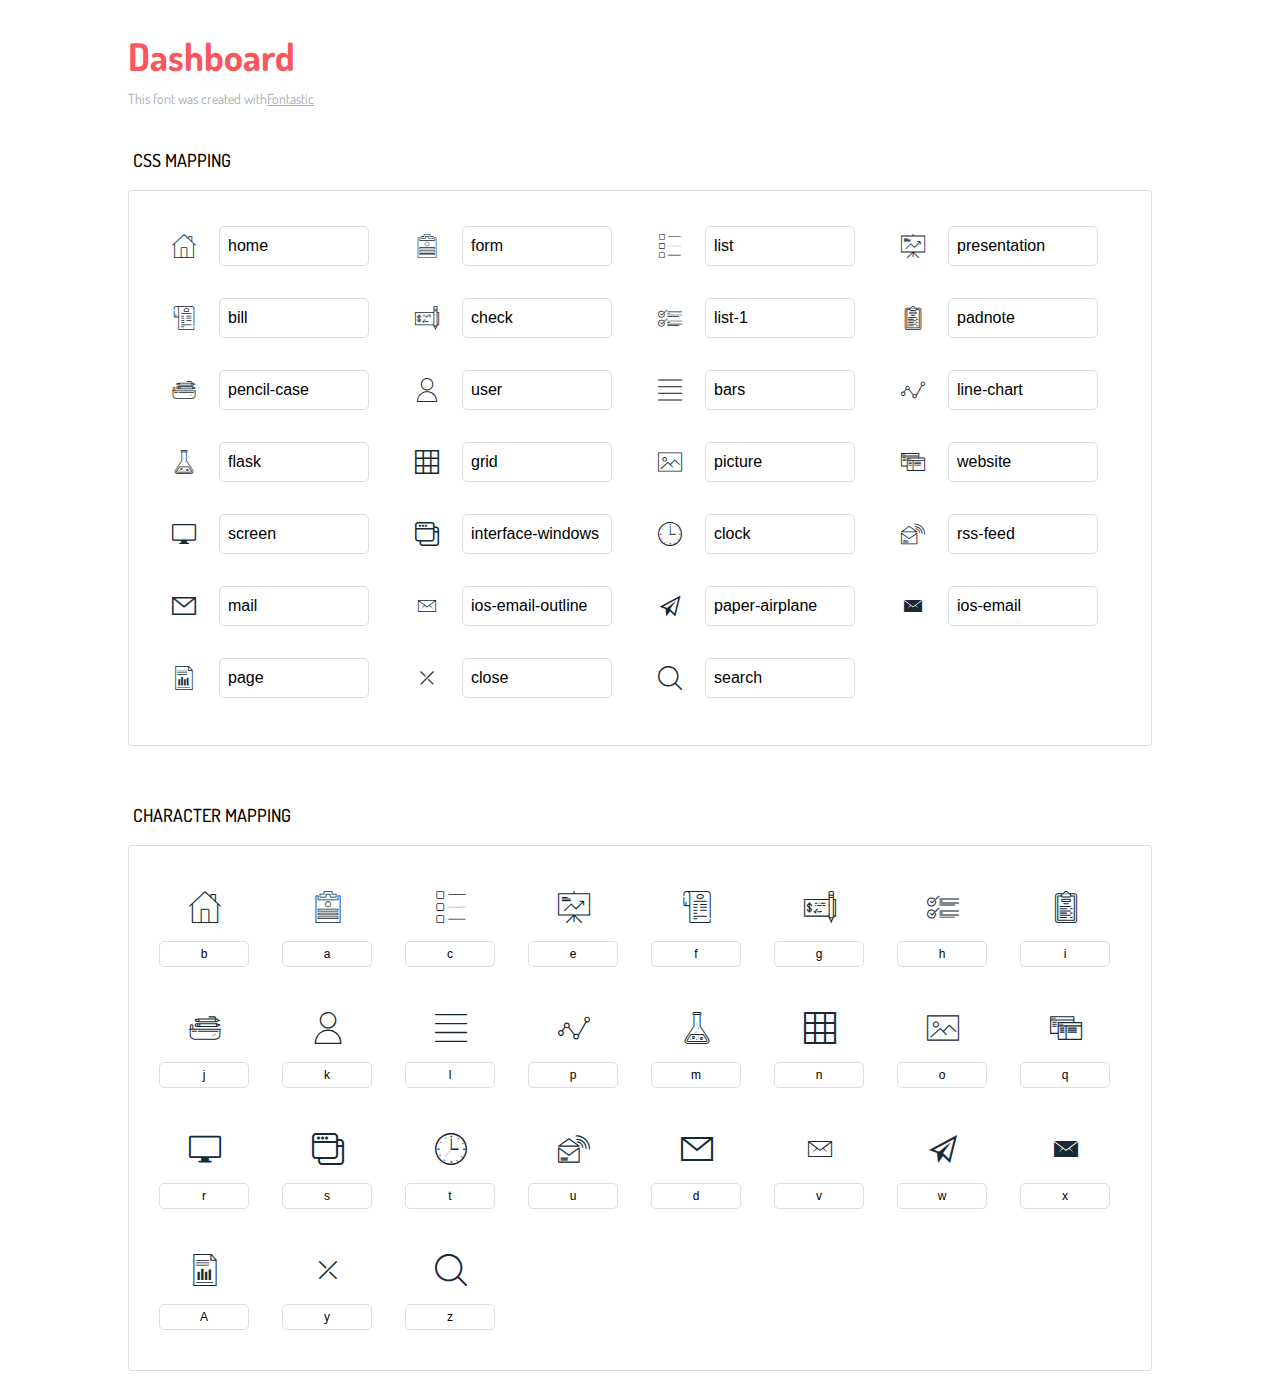
<file: WebContent/icons-reference/icons-reference.html>
<!DOCTYPE html>
<html lang="en">
  <head>
    <meta charset="utf-8">
    <meta http-equiv="X-UA-Compatible" content="IE=edge,chrome=1">
    <meta name="viewport" content="width=device-width,initial-scale=1">
    <title>Font Reference - Dashboard</title>
    <link href="http://fonts.googleapis.com/css?family=Dosis:400,500,700" rel="stylesheet" type="text/css">
    <link rel="stylesheet" href="styles.css">
    <style type="text/css">html,body,div,span,applet,object,iframe,h1,h2,h3,h4,h5,h6,p,blockquote,pre,a,abbr,acronym,address,big,cite,code,del,dfn,em,img,ins,kbd,q,s,samp,small,strike,strong,sub,sup,tt,var,dl,dt,dd,ol,ul,li,fieldset,form,label,legend,table,caption,tbody,tfoot,thead,tr,th,td{margin:0;padding:0;border:0;outline:0;font-weight:inherit;font-style:inherit;font-family:inherit;font-size:100%;vertical-align:baseline}body{line-height:1;color:#000;background:#fff}ol,ul{list-style:none}table{border-collapse:separate;border-spacing:0;vertical-align:middle}caption,th,td{text-align:left;font-weight:normal;vertical-align:middle}a img{border:none}*{-webkit-box-sizing:border-box;-moz-box-sizing:border-box;box-sizing:border-box}body{font-family:'Dosis','Tahoma',sans-serif}.container{margin:15px auto;width:80%}h1{margin:40px 0 20px;font-weight:700;font-size:38px;line-height:32px;color:#fb565e}h2{font-size:18px;padding:0 0 21px 5px;margin:45px 0 0 0;text-transform:uppercase;font-weight:500}.small{font-size:14px;color:#a5adb4;}.small a{color:#a5adb4;}.small a:hover{color:#fb565e}.glyphs.character-mapping{margin:0 0 20px 0;padding:20px 0 20px 30px;color:rgba(0,0,0,0.5);border:1px solid #d8e0e5;-webkit-border-radius:3px;border-radius:3px;}.glyphs.character-mapping li{margin:0 30px 20px 0;display:inline-block;width:90px}.glyphs.character-mapping .icon{margin:10px 0 10px 15px;padding:15px;position:relative;width:55px;height:55px;color:#162a36 !important;overflow:hidden;-webkit-border-radius:3px;border-radius:3px;font-size:32px;}.glyphs.character-mapping .icon svg{fill:#000}.glyphs.character-mapping input{margin:0;padding:5px 0;line-height:12px;font-size:12px;display:block;width:100%;border:1px solid #d8e0e5;-webkit-border-radius:5px;border-radius:5px;text-align:center;outline:0;}.glyphs.character-mapping input:focus{border:1px solid #fbde4a;-webkit-box-shadow:inset 0 0 3px #fbde4a;box-shadow:inset 0 0 3px #fbde4a}.glyphs.character-mapping input:hover{-webkit-box-shadow:inset 0 0 3px #fbde4a;box-shadow:inset 0 0 3px #fbde4a}.glyphs.css-mapping{margin:0 0 60px 0;padding:30px 0 20px 30px;color:rgba(0,0,0,0.5);border:1px solid #d8e0e5;-webkit-border-radius:3px;border-radius:3px;}.glyphs.css-mapping li{margin:0 30px 20px 0;padding:0;display:inline-block;overflow:hidden}.glyphs.css-mapping .icon{margin:0;margin-right:10px;padding:13px;height:50px;width:50px;color:#162a36 !important;overflow:hidden;float:left;font-size:24px}.glyphs.css-mapping input{margin:0;margin-top:5px;padding:8px;line-height:16px;font-size:16px;display:block;width:150px;height:40px;border:1px solid #d8e0e5;-webkit-border-radius:5px;border-radius:5px;background:#fff;outline:0;float:right;}.glyphs.css-mapping input:focus{border:1px solid #fbde4a;-webkit-box-shadow:inset 0 0 3px #fbde4a;box-shadow:inset 0 0 3px #fbde4a}.glyphs.css-mapping input:hover{-webkit-box-shadow:inset 0 0 3px #fbde4a;box-shadow:inset 0 0 3px #fbde4a}</style>
  </head>
  <body>
    <div class="container">
      <h1>Dashboard</h1>
      <p class="small">This font was created with<a href="http://fontastic.me/">Fontastic</a></p>
      <h2>CSS mapping</h2>
      <ul class="glyphs css-mapping">
        <li>
          <div class="icon icon-home"></div>
          <input type="text" readonly="readonly" value="home">
        </li>
        <li>
          <div class="icon icon-form"></div>
          <input type="text" readonly="readonly" value="form">
        </li>
        <li>
          <div class="icon icon-list"></div>
          <input type="text" readonly="readonly" value="list">
        </li>
        <li>
          <div class="icon icon-presentation"></div>
          <input type="text" readonly="readonly" value="presentation">
        </li>
        <li>
          <div class="icon icon-bill"></div>
          <input type="text" readonly="readonly" value="bill">
        </li>
        <li>
          <div class="icon icon-check"></div>
          <input type="text" readonly="readonly" value="check">
        </li>
        <li>
          <div class="icon icon-list-1"></div>
          <input type="text" readonly="readonly" value="list-1">
        </li>
        <li>
          <div class="icon icon-padnote"></div>
          <input type="text" readonly="readonly" value="padnote">
        </li>
        <li>
          <div class="icon icon-pencil-case"></div>
          <input type="text" readonly="readonly" value="pencil-case">
        </li>
        <li>
          <div class="icon icon-user"></div>
          <input type="text" readonly="readonly" value="user">
        </li>
        <li>
          <div class="icon icon-bars"></div>
          <input type="text" readonly="readonly" value="bars">
        </li>
        <li>
          <div class="icon icon-line-chart"></div>
          <input type="text" readonly="readonly" value="line-chart">
        </li>
        <li>
          <div class="icon icon-flask"></div>
          <input type="text" readonly="readonly" value="flask">
        </li>
        <li>
          <div class="icon icon-grid"></div>
          <input type="text" readonly="readonly" value="grid">
        </li>
        <li>
          <div class="icon icon-picture"></div>
          <input type="text" readonly="readonly" value="picture">
        </li>
        <li>
          <div class="icon icon-website"></div>
          <input type="text" readonly="readonly" value="website">
        </li>
        <li>
          <div class="icon icon-screen"></div>
          <input type="text" readonly="readonly" value="screen">
        </li>
        <li>
          <div class="icon icon-interface-windows"></div>
          <input type="text" readonly="readonly" value="interface-windows">
        </li>
        <li>
          <div class="icon icon-clock"></div>
          <input type="text" readonly="readonly" value="clock">
        </li>
        <li>
          <div class="icon icon-rss-feed"></div>
          <input type="text" readonly="readonly" value="rss-feed">
        </li>
        <li>
          <div class="icon icon-mail"></div>
          <input type="text" readonly="readonly" value="mail">
        </li>
        <li>
          <div class="icon icon-ios-email-outline"></div>
          <input type="text" readonly="readonly" value="ios-email-outline">
        </li>
        <li>
          <div class="icon icon-paper-airplane"></div>
          <input type="text" readonly="readonly" value="paper-airplane">
        </li>
        <li>
          <div class="icon icon-ios-email"></div>
          <input type="text" readonly="readonly" value="ios-email">
        </li>
        <li>
          <div class="icon icon-page"></div>
          <input type="text" readonly="readonly" value="page">
        </li>
        <li>
          <div class="icon icon-close"></div>
          <input type="text" readonly="readonly" value="close">
        </li>
        <li>
          <div class="icon icon-search"></div>
          <input type="text" readonly="readonly" value="search">
        </li>
      </ul>
      <h2>Character mapping</h2>
      <ul class="glyphs character-mapping">
        <li>
          <div data-icon="b" class="icon"></div>
          <input type="text" readonly="readonly" value="b">
        </li>
        <li>
          <div data-icon="a" class="icon"></div>
          <input type="text" readonly="readonly" value="a">
        </li>
        <li>
          <div data-icon="c" class="icon"></div>
          <input type="text" readonly="readonly" value="c">
        </li>
        <li>
          <div data-icon="e" class="icon"></div>
          <input type="text" readonly="readonly" value="e">
        </li>
        <li>
          <div data-icon="f" class="icon"></div>
          <input type="text" readonly="readonly" value="f">
        </li>
        <li>
          <div data-icon="g" class="icon"></div>
          <input type="text" readonly="readonly" value="g">
        </li>
        <li>
          <div data-icon="h" class="icon"></div>
          <input type="text" readonly="readonly" value="h">
        </li>
        <li>
          <div data-icon="i" class="icon"></div>
          <input type="text" readonly="readonly" value="i">
        </li>
        <li>
          <div data-icon="j" class="icon"></div>
          <input type="text" readonly="readonly" value="j">
        </li>
        <li>
          <div data-icon="k" class="icon"></div>
          <input type="text" readonly="readonly" value="k">
        </li>
        <li>
          <div data-icon="l" class="icon"></div>
          <input type="text" readonly="readonly" value="l">
        </li>
        <li>
          <div data-icon="p" class="icon"></div>
          <input type="text" readonly="readonly" value="p">
        </li>
        <li>
          <div data-icon="m" class="icon"></div>
          <input type="text" readonly="readonly" value="m">
        </li>
        <li>
          <div data-icon="n" class="icon"></div>
          <input type="text" readonly="readonly" value="n">
        </li>
        <li>
          <div data-icon="o" class="icon"></div>
          <input type="text" readonly="readonly" value="o">
        </li>
        <li>
          <div data-icon="q" class="icon"></div>
          <input type="text" readonly="readonly" value="q">
        </li>
        <li>
          <div data-icon="r" class="icon"></div>
          <input type="text" readonly="readonly" value="r">
        </li>
        <li>
          <div data-icon="s" class="icon"></div>
          <input type="text" readonly="readonly" value="s">
        </li>
        <li>
          <div data-icon="t" class="icon"></div>
          <input type="text" readonly="readonly" value="t">
        </li>
        <li>
          <div data-icon="u" class="icon"></div>
          <input type="text" readonly="readonly" value="u">
        </li>
        <li>
          <div data-icon="d" class="icon"></div>
          <input type="text" readonly="readonly" value="d">
        </li>
        <li>
          <div data-icon="v" class="icon"></div>
          <input type="text" readonly="readonly" value="v">
        </li>
        <li>
          <div data-icon="w" class="icon"></div>
          <input type="text" readonly="readonly" value="w">
        </li>
        <li>
          <div data-icon="x" class="icon"></div>
          <input type="text" readonly="readonly" value="x">
        </li>
        <li>
          <div data-icon="A" class="icon"></div>
          <input type="text" readonly="readonly" value="A">
        </li>
        <li>
          <div data-icon="y" class="icon"></div>
          <input type="text" readonly="readonly" value="y">
        </li>
        <li>
          <div data-icon="z" class="icon"></div>
          <input type="text" readonly="readonly" value="z">
        </li>
      </ul>
    </div>
    <script>(function() {
  var glyphs, i, len, ref;

  ref = document.getElementsByClassName('glyphs');
  for (i = 0, len = ref.length; i < len; i++) {
    glyphs = ref[i];
    glyphs.addEventListener('click', function(event) {
      if (event.target.tagName === 'INPUT') {
        return event.target.select();
      }
    });
  }

}).call(this);

    </script>
  </body>
</html>
</file>
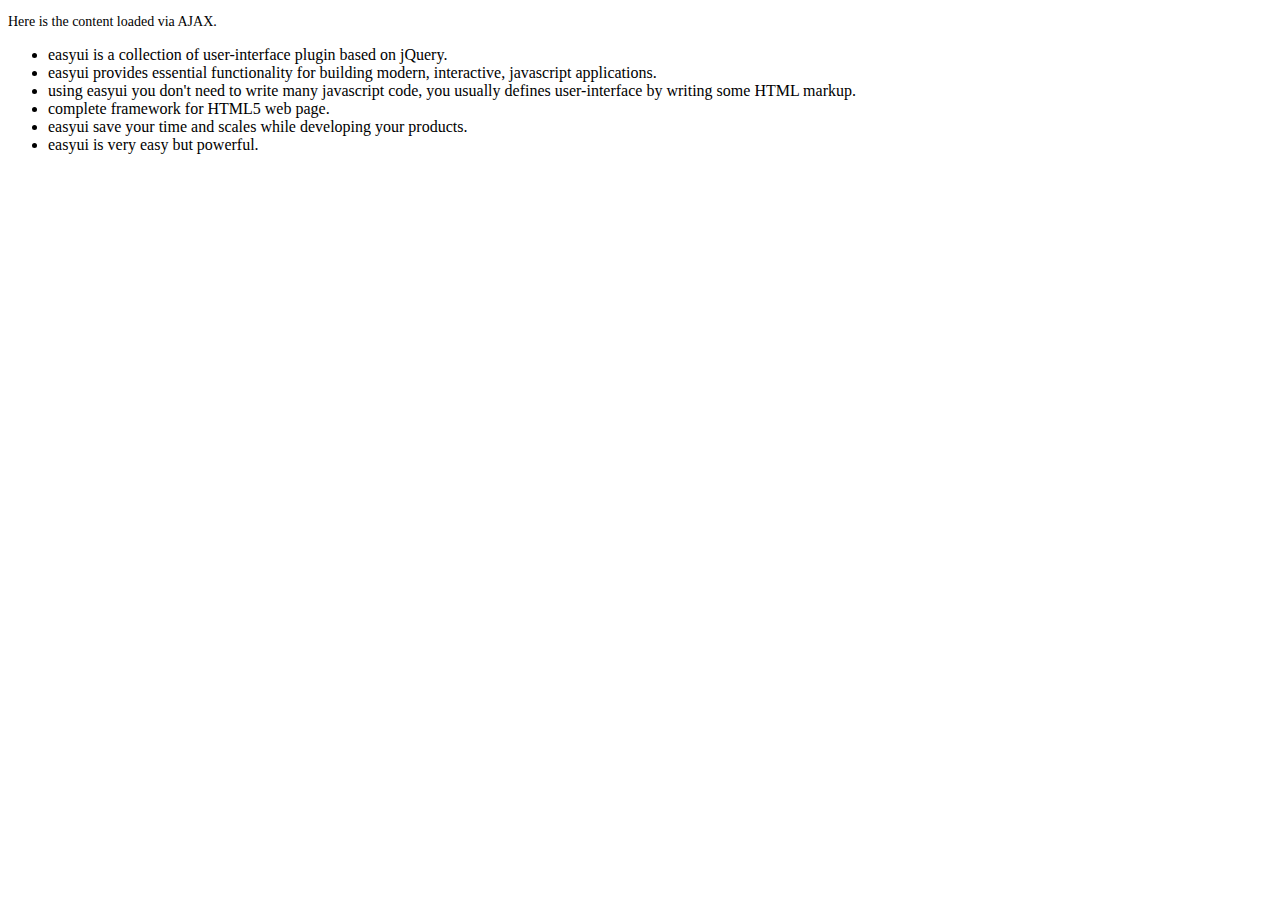
<file: WebContent/public/jquery_easyui/demo-mobile/accordion/_content.html>
<!DOCTYPE html>
<html>
<head>
	<meta charset="UTF-8">
	<title>AJAX Content</title>
</head>
<body>
	<p style="font-size:14px">Here is the content loaded via AJAX.</p>
	<ul>
		<li>easyui is a collection of user-interface plugin based on jQuery.</li>
		<li>easyui provides essential functionality for building modern, interactive, javascript applications.</li>
		<li>using easyui you don't need to write many javascript code, you usually defines user-interface by writing some HTML markup.</li>
		<li>complete framework for HTML5 web page.</li>
		<li>easyui save your time and scales while developing your products.</li>
		<li>easyui is very easy but powerful.</li>
	</ul>
</body>
</html>
</file>
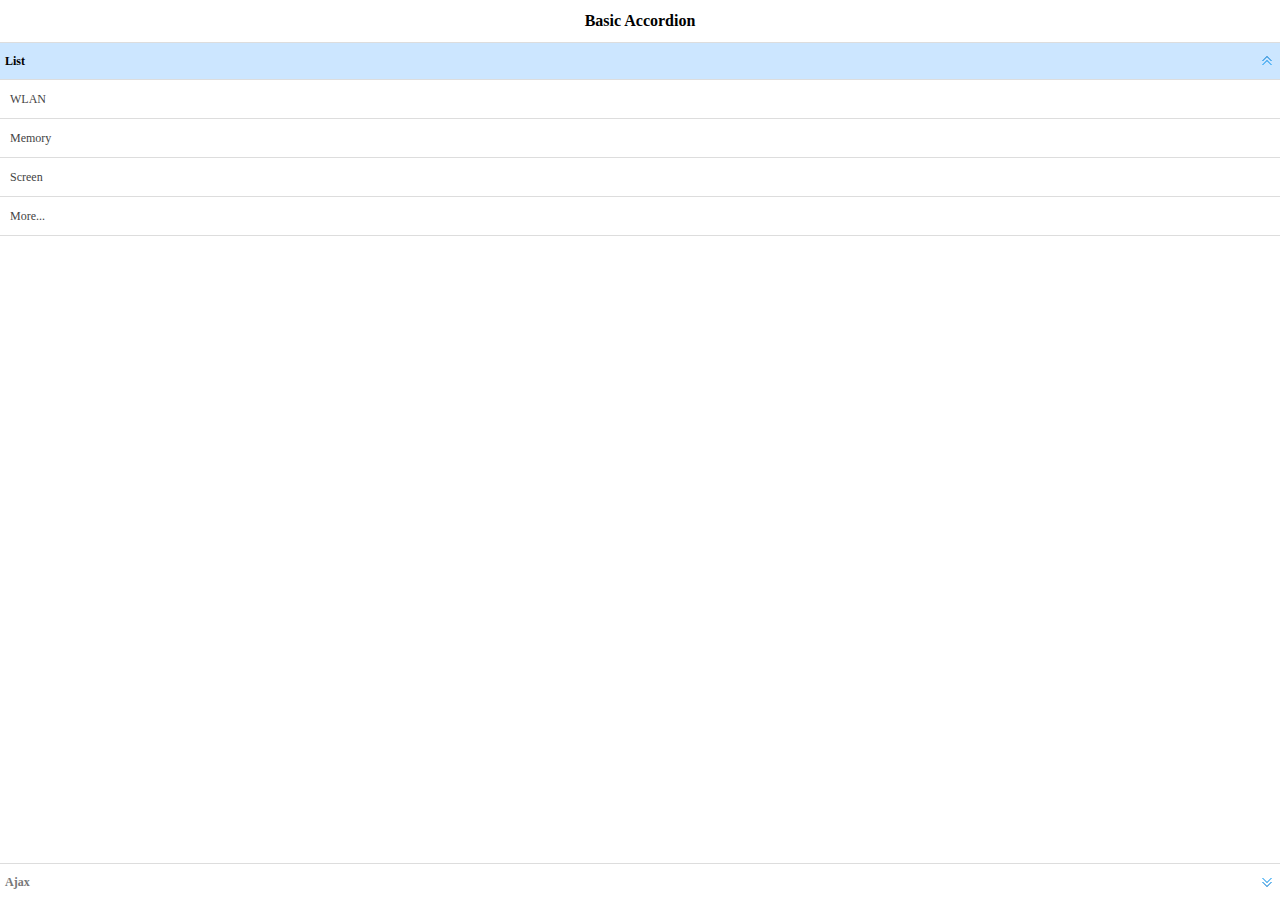
<file: WebContent/public/jquery_easyui/demo-mobile/accordion/basic.html>
<!doctype html><html><head>    <meta charset="UTF-8">  	<meta name="viewport" content="initial-scale=1.0, maximum-scale=1.0, user-scalable=no">    <title>Basic Accordion - jQuery EasyUI Mobile Demo</title>      <link rel="stylesheet" type="text/css" href="../../themes/metro/easyui.css">      <link rel="stylesheet" type="text/css" href="../../themes/mobile.css">      <link rel="stylesheet" type="text/css" href="../../themes/icon.css">      <script type="text/javascript" src="../../jquery.min.js"></script>      <script type="text/javascript" src="../../jquery.easyui.min.js"></script>     <script type="text/javascript" src="../../jquery.easyui.mobile.js"></script> </head><body>	<div class="easyui-navpanel">		<header>			<div class="m-toolbar">				<span class="m-title">Basic Accordion</span>			</div>		</header>		<div class="easyui-accordion" fit="true" border="false">			<div title="List">				<ul class="m-list">					<li>WLAN</li>					<li>Memory</li>					<li>Screen</li>					<li>More...</li>				</ul>			</div>			<div title="Ajax" href="_content.html" style="padding:10px"></div>		</div>	</div></body>	</html>
</file>
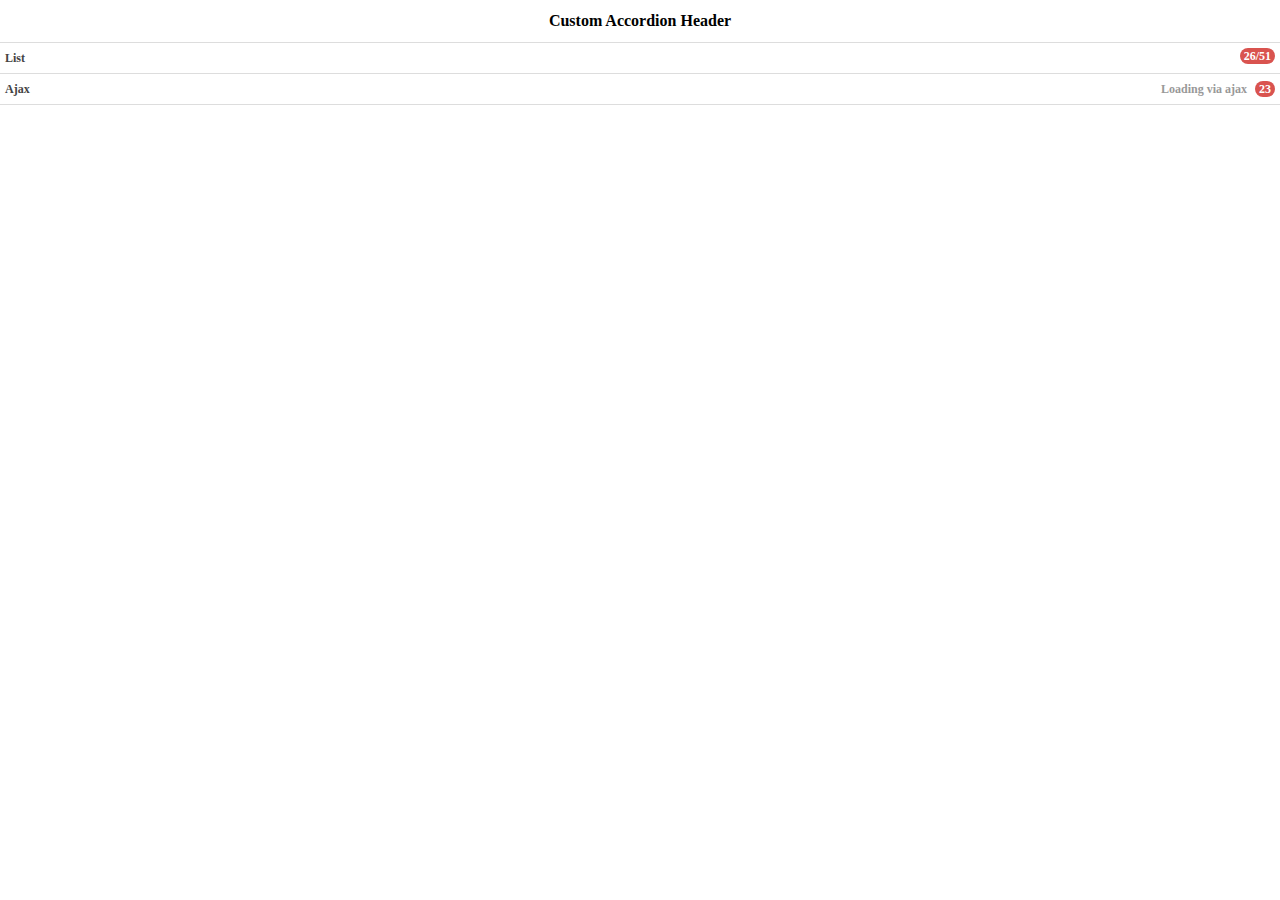
<file: WebContent/public/jquery_easyui/demo-mobile/accordion/header.html>
<!doctype html><html><head>    <meta charset="UTF-8">  	<meta name="viewport" content="initial-scale=1.0, maximum-scale=1.0, user-scalable=no">    <title>Custom Accordion Header - jQuery EasyUI Mobile Demo</title>      <link rel="stylesheet" type="text/css" href="../../themes/metro/easyui.css">      <link rel="stylesheet" type="text/css" href="../../themes/mobile.css">      <link rel="stylesheet" type="text/css" href="../../themes/icon.css">      <script type="text/javascript" src="../../jquery.min.js"></script>      <script type="text/javascript" src="../../jquery.easyui.min.js"></script>     <script type="text/javascript" src="../../jquery.easyui.mobile.js"></script> </head><body>	<div class="easyui-navpanel">		<header>			<div class="m-toolbar">				<span class="m-title">Custom Accordion Header</span>			</div>		</header>		<div class="easyui-accordion" data-options="fit:true,border:false,selected:-1">			<div>				<header>					<div class="hh-inner">						<span>List</span>						<span class="m-badge" style="float:right">26/51</span>					</div>				</header>				<ul class="m-list">					<li>WLAN</li>					<li>Memory</li>					<li>Screen</li>					<li>More...</li>				</ul>			</div>			<div href="_content.html" style="padding:10px">				<header>					<div class="hh-inner">						<span>Ajax</span>						<span style="float:right">							<span style="color:#999;margin-right:5px">Loading via ajax</span>							<span class="m-badge">23</span>						</span>					</div>				</header>			</div>		</div>	</div>	<style scoped>		.hh-inner{			position: relative;			line-height: 20px;			background: #fff;			font-weight: bold;			margin: -5px;			padding: 5px;		}	</style></body>	</html>
</file>
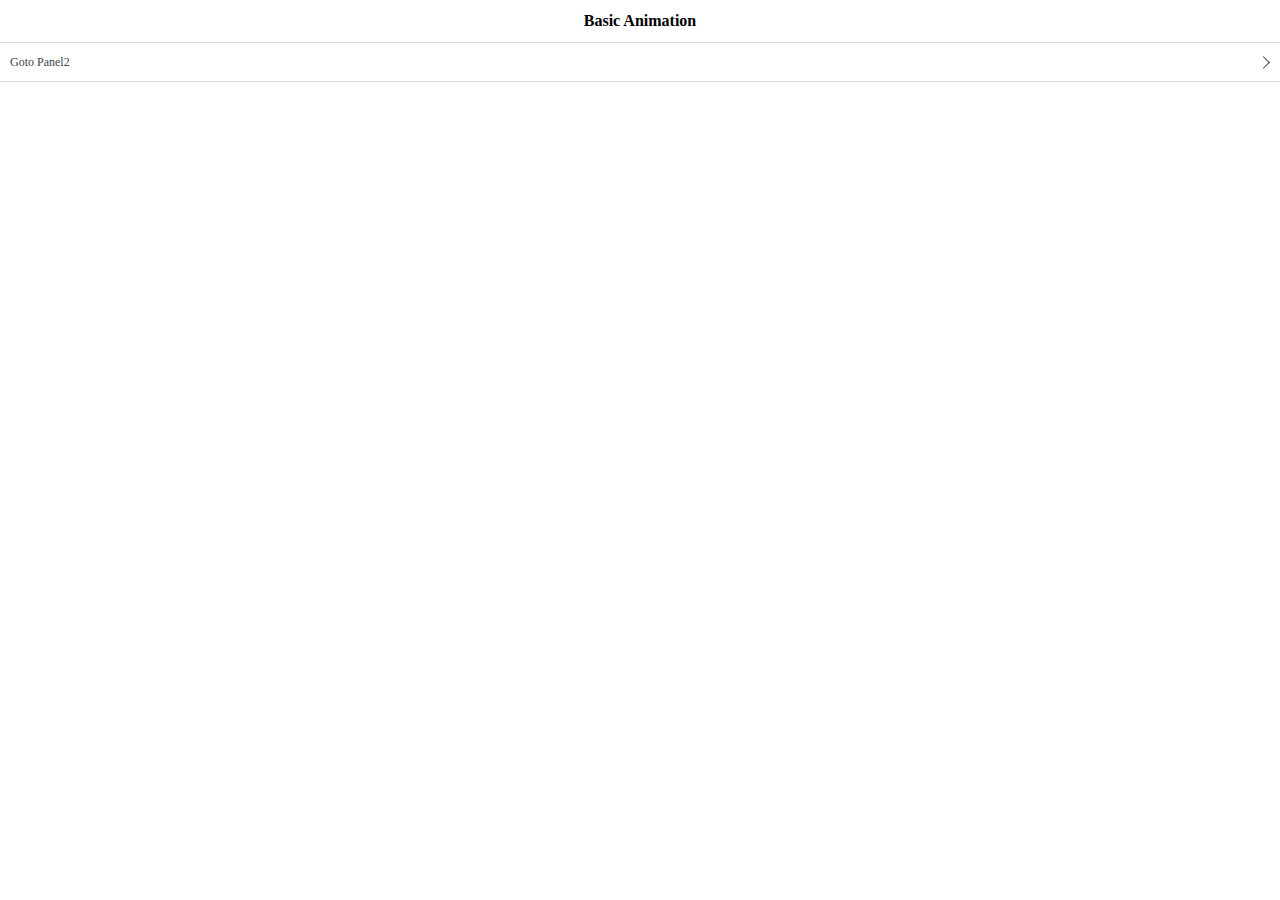
<file: WebContent/public/jquery_easyui/demo-mobile/animation/basic.html>
<!doctype html><html><head>    <meta charset="UTF-8">  	<meta name="viewport" content="initial-scale=1.0, maximum-scale=1.0, user-scalable=no">    <title>Basic Animation - jQuery EasyUI Mobile Demo</title>      <link rel="stylesheet" type="text/css" href="../../themes/metro/easyui.css">      <link rel="stylesheet" type="text/css" href="../../themes/mobile.css">      <link rel="stylesheet" type="text/css" href="../../themes/icon.css">      <script type="text/javascript" src="../../jquery.min.js"></script>      <script type="text/javascript" src="../../jquery.easyui.min.js"></script>     <script type="text/javascript" src="../../jquery.easyui.mobile.js"></script> </head><body>	<div class="easyui-navpanel">		<header>			<div class="m-toolbar">				<span class="m-title">Basic Animation</span>			</div>		</header>		<ul class="m-list">			<li><a href="#p2">Goto Panel2</a></li>		</ul>	</div>	<div id="p2" class="easyui-navpanel">		<header>			<div class="m-toolbar">				<div class="m-left">					<a href="#" class="easyui-linkbutton m-back" data-options="plain:true,outline:true,back:true">Back</a>				</div>				<div class="m-title">Panel2</div>			</div>		</header>		<ul class="m-list">			<li><a href="#p3">Goto Panel3</a></li>		</ul>	</div>	<div id="p3" class="easyui-navpanel">		<header>			<div class="m-toolbar">				<div class="m-left">					<a href="#" class="easyui-linkbutton m-back" data-options="plain:true,outline:true,back:true">Back</a>				</div>				<div class="m-title">Panel3</div>			</div>		</header>		<div style="padding:20px 10px">			<p>Panel3 Content.</p>		</div>	</div></body>	</html>
</file>
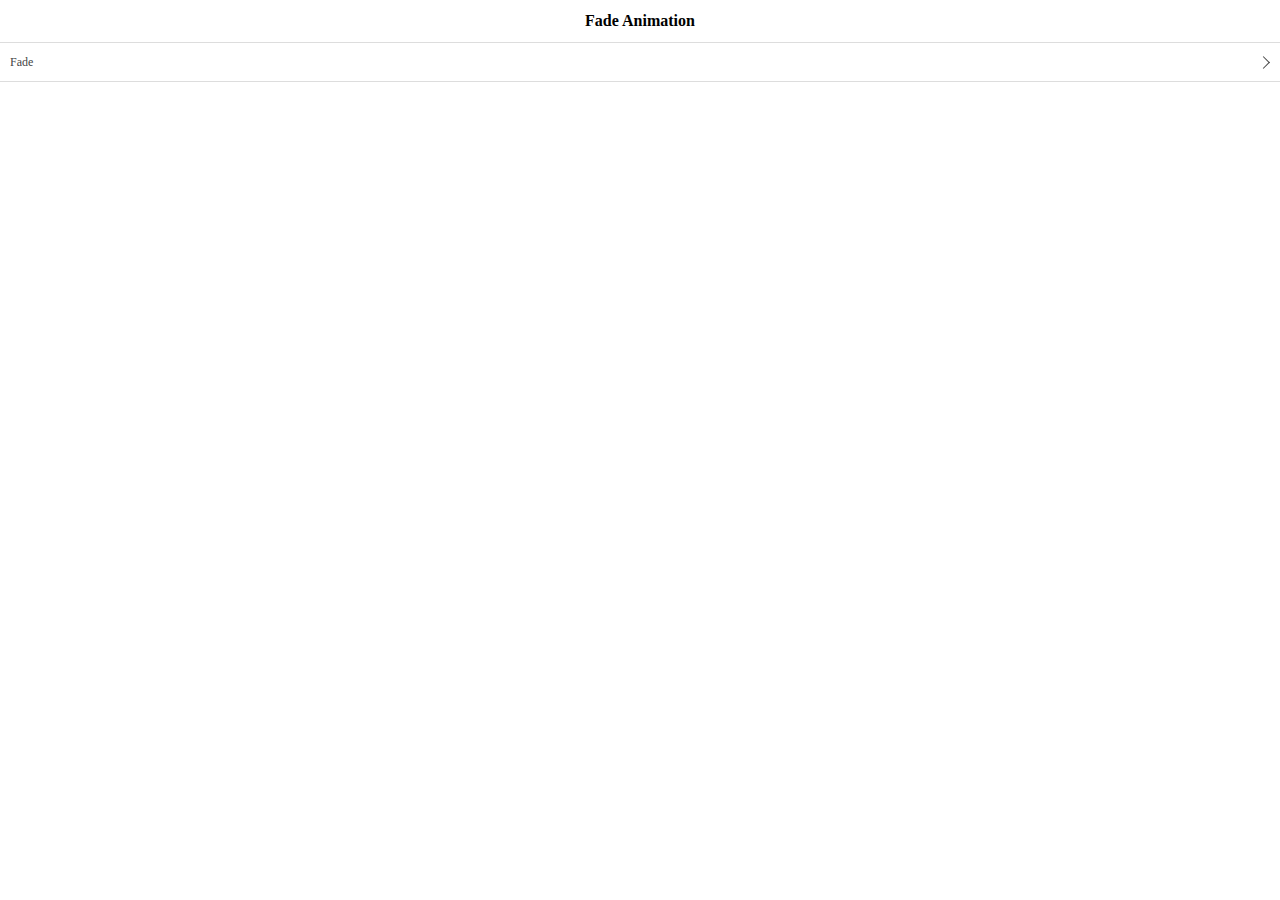
<file: WebContent/public/jquery_easyui/demo-mobile/animation/fade.html>
<!doctype html><html><head>    <meta charset="UTF-8">  	<meta name="viewport" content="initial-scale=1.0, maximum-scale=1.0, user-scalable=no">    <title>Fade Animation - jQuery EasyUI Mobile Demo</title>      <link rel="stylesheet" type="text/css" href="../../themes/metro/easyui.css">      <link rel="stylesheet" type="text/css" href="../../themes/mobile.css">      <link rel="stylesheet" type="text/css" href="../../themes/icon.css">      <script type="text/javascript" src="../../jquery.min.js"></script>      <script type="text/javascript" src="../../jquery.easyui.min.js"></script>     <script type="text/javascript" src="../../jquery.easyui.mobile.js"></script> </head><body>	<div class="easyui-navpanel">		<header>			<div class="m-toolbar">				<span class="m-title">Fade Animation</span>			</div>		</header>		<ul class="m-list">			<li><a href="#p2" data-options="animation:'fade',direction:''">Fade</a></li>		</ul>	</div>	<div id="p2" class="easyui-navpanel">		<header>			<div class="m-toolbar">				<div class="m-left">					<a href="#" class="easyui-linkbutton m-back" data-options="plain:true,outline:true,back:true">Back</a>				</div>				<div class="m-title">Panel2</div>			</div>		</header>		<div style="padding:10px">			<p>Panel2 Content.</p>		</div>	</div></body>	</html>
</file>
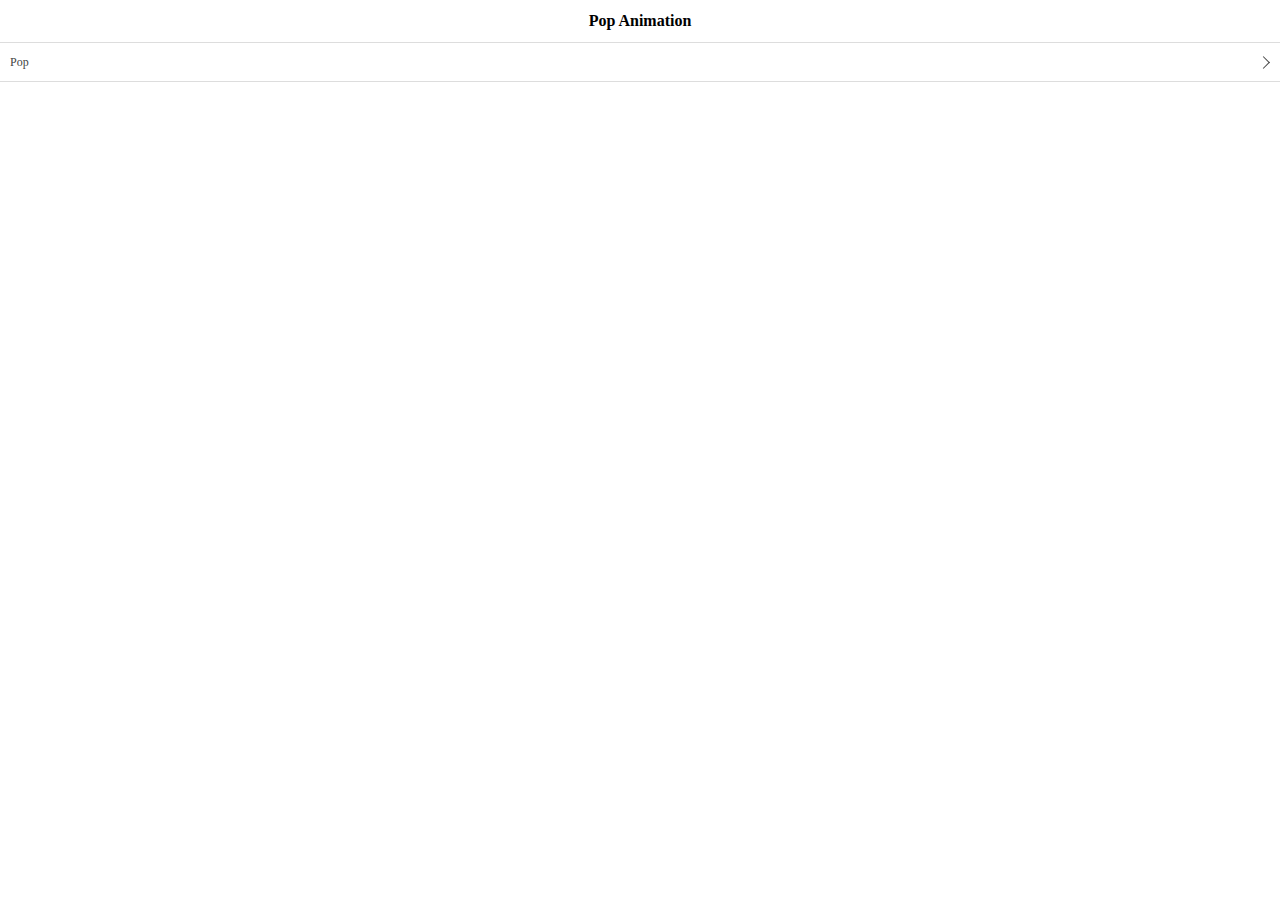
<file: WebContent/public/jquery_easyui/demo-mobile/animation/pop.html>
<!doctype html><html><head>    <meta charset="UTF-8">  	<meta name="viewport" content="initial-scale=1.0, maximum-scale=1.0, user-scalable=no">    <title>Pop Animation - jQuery EasyUI Mobile Demo</title>      <link rel="stylesheet" type="text/css" href="../../themes/metro/easyui.css">      <link rel="stylesheet" type="text/css" href="../../themes/mobile.css">      <link rel="stylesheet" type="text/css" href="../../themes/icon.css">      <script type="text/javascript" src="../../jquery.min.js"></script>      <script type="text/javascript" src="../../jquery.easyui.min.js"></script>     <script type="text/javascript" src="../../jquery.easyui.mobile.js"></script> </head><body>	<div class="easyui-navpanel">		<header>			<div class="m-toolbar">				<span class="m-title">Pop Animation</span>			</div>		</header>		<ul class="m-list">			<li><a href="#p2" data-options="animation:'pop',direction:''">Pop</a></li>		</ul>	</div>	<div id="p2" class="easyui-navpanel">		<header>			<div class="m-toolbar">				<div class="m-left">					<a href="#" class="easyui-linkbutton m-back" data-options="plain:true,outline:true,back:true">Back</a>				</div>				<div class="m-title">Panel2</div>			</div>		</header>		<div style="padding:10px">			<p>Panel2 Content.</p>		</div>	</div></body>	</html>
</file>
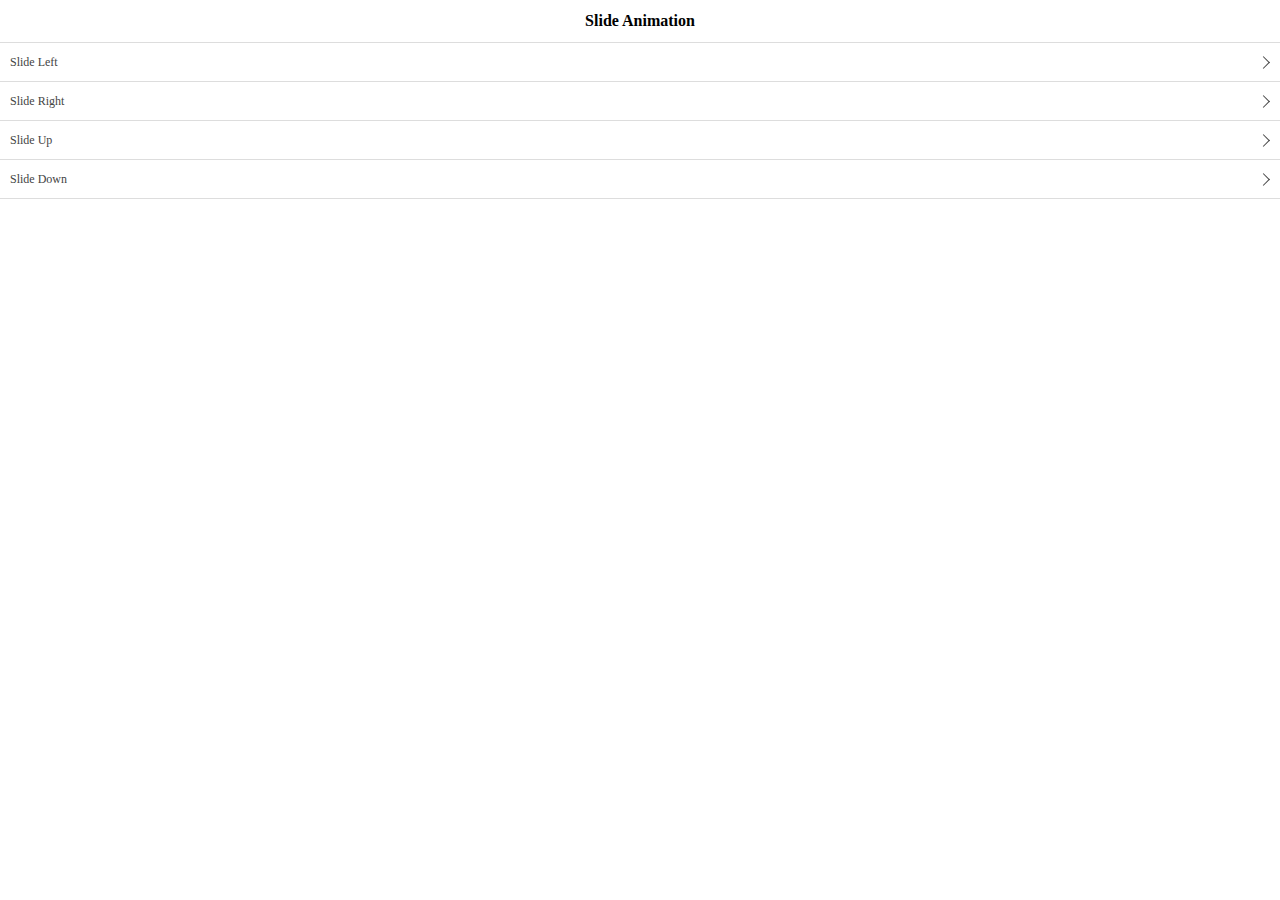
<file: WebContent/public/jquery_easyui/demo-mobile/animation/slide.html>
<!doctype html><html><head>    <meta charset="UTF-8">  	<meta name="viewport" content="initial-scale=1.0, maximum-scale=1.0, user-scalable=no">    <title>Slide Animation - jQuery EasyUI Mobile Demo</title>      <link rel="stylesheet" type="text/css" href="../../themes/metro/easyui.css">      <link rel="stylesheet" type="text/css" href="../../themes/mobile.css">      <link rel="stylesheet" type="text/css" href="../../themes/icon.css">      <script type="text/javascript" src="../../jquery.min.js"></script>      <script type="text/javascript" src="../../jquery.easyui.min.js"></script>     <script type="text/javascript" src="../../jquery.easyui.mobile.js"></script> </head><body>	<div class="easyui-navpanel">		<header>			<div class="m-toolbar">				<span class="m-title">Slide Animation</span>			</div>		</header>		<ul class="m-list">			<li><a href="#p2" data-options="animation:'slide',direction:'left'">Slide Left</a></li>			<li><a href="#p2" data-options="animation:'slide',direction:'right'">Slide Right</a></li>			<li><a href="#p2" data-options="animation:'slide',direction:'up'">Slide Up</a></li>			<li><a href="#p2" data-options="animation:'slide',direction:'down'">Slide Down</a></li>		</ul>	</div>	<div id="p2" class="easyui-navpanel">		<header>			<div class="m-toolbar">				<div class="m-left">					<a href="#" class="easyui-linkbutton m-back" data-options="plain:true,outline:true,back:true">Back</a>				</div>				<div class="m-title">Panel2</div>			</div>		</header>		<div style="padding:10px">			<p>Panel2 Content.</p>		</div>	</div></body>	</html>
</file>
<file: WebContent/assets/css/admin.css>
/**
 * admin.css
 */


/*
 fixed-layout 固定头部和边栏布局
*/

html,
body {
  height: 100%;
  overflow: hidden;
}

ul {
  margin-top: 0;
}

.admin-icon-yellow {
  color: #ffbe40;
}

.admin-header {
  position: fixed;
  top: 0;
  left: 0;
  right: 0;
  z-index: 1500;
  font-size: 1.4rem;
  margin-bottom: 0;
}

.admin-header-list a:hover :after {
  content: none;
}

.admin-main {
  position: relative;
  height: 100%;
  padding-top: 51px;
  background: #f3f3f3;
}

.admin-menu {
  position: fixed;
  z-index: 10;
  bottom: 30px;
  right: 20px;
}

.admin-sidebar {
  width: 260px;
  min-height: 100%;
  float: left;
  border-right: 1px solid #cecece;
}

.admin-sidebar.am-active {
  z-index: 1600;
}

.admin-sidebar-list {
  margin-bottom: 0;
}

.admin-sidebar-list li a {
  color: #5c5c5c;
  padding-left: 24px;
}

.admin-sidebar-list li:first-child {
  border-top: none;
}

.admin-sidebar-sub {
  margin-top: 0;
  margin-bottom: 0;
  box-shadow: 0 16px 8px -15px #e2e2e2 inset;
  background: #ececec;
  padding-left: 24px;
}

.admin-sidebar-sub li:first-child {
  border-top: 1px solid #dedede;
}

.admin-sidebar-panel {
  margin: 10px;
}

.admin-content {
  display: -webkit-box;
  display: -webkit-flex;
  display: -ms-flexbox;
  display: flex;
  -webkit-box-orient: vertical;
  -webkit-box-direction: normal;
  -webkit-flex-direction: column;
  -ms-flex-direction: column;
  flex-direction: column;
  background: #fff;
}

.admin-content,
.admin-sidebar {
  height: 100%;
  overflow-x: hidden;
  overflow-y: scroll;
  -webkit-overflow-scrolling: touch;
}

.admin-content-body {
  -webkit-box-flex: 1;
  -webkit-flex: 1 0 auto;
  -ms-flex: 1 0 auto;
  flex: 1 0 auto;
}

.admin-content-footer {
  font-size: 85%;
  color: #777;
}

.admin-content-list {
  border: 1px solid #e9ecf1;
  margin-top: 0;
}

.admin-content-list li {
  border: 1px solid #e9ecf1;
  border-width: 0 1px;
  margin-left: -1px;
}

.admin-content-list li:first-child {
  border-left: none;
}

.admin-content-list li:last-child {
  border-right: none;
}

.admin-content-table a {
  color: #535353;
}
.admin-content-file {
  margin-bottom: 0;
  color: #666;
}

.admin-content-file p {
  margin: 0 0 5px 0;
  font-size: 1.4rem;
}

.admin-content-file li {
  padding: 10px 0;
}

.admin-content-file li:first-child {
  border-top: none;
}

.admin-content-file li:last-child {
  border-bottom: none;
}

.admin-content-file li .am-progress {
  margin-bottom: 4px;
}

.admin-content-file li .am-progress-bar {
  line-height: 14px;
}

.admin-content-task {
  margin-bottom: 0;
}

.admin-content-task li {
  padding: 5px 0;
  border-color: #eee;
}

.admin-content-task li:first-child {
  border-top: none;
}

.admin-content-task li:last-child {
  border-bottom: none;
}

.admin-task-meta {
  font-size: 1.2rem;
  color: #999;
}

.admin-task-bd {
  font-size: 1.4rem;
  margin-bottom: 5px;
}

.admin-content-comment {
  margin-bottom: 0;
}

.admin-content-comment .am-comment-bd {
  font-size: 1.4rem;
}

.admin-content-pagination {
  margin-bottom: 0;
}
.admin-content-pagination li a {
  padding: 4px 8px;
}

@media only screen and (min-width: 641px) {
  .admin-sidebar {
    display: block;
    position: static;
    background: none;
  }

  .admin-offcanvas-bar {
    position: static;
    width: auto;
    background: none;
    -webkit-transform: translate3d(0, 0, 0);
    -ms-transform: translate3d(0, 0, 0);
    transform: translate3d(0, 0, 0);
    overflow-y: visible;
    min-height: 100%;
  }
  .admin-offcanvas-bar:after {
    content: none;
  }
}

@media only screen and (max-width: 640px) {
  .admin-sidebar {
    width: inherit;
  }

  .admin-offcanvas-bar {
    background: #f3f3f3;
  }

  .admin-offcanvas-bar:after {
    background: #BABABA;
  }

  .admin-sidebar-list a:hover, .admin-sidebar-list a:active{
    -webkit-transition: background-color .3s ease;
    -moz-transition: background-color .3s ease;
    -ms-transition: background-color .3s ease;
    -o-transition: background-color .3s ease;
    transition: background-color .3s ease;
    background: #E4E4E4;
  }

  .admin-content-list li {
    padding: 10px;
    border-width: 1px 0;
    margin-top: -1px;
  }

  .admin-content-list li:first-child {
    border-top: none;
  }

  .admin-content-list li:last-child {
    border-bottom: none;
  }

  .admin-form-text {
    text-align: left !important;
  }

}

/*
* user.html css
*/
.user-info {
  margin-bottom: 15px;
}

.user-info .am-progress {
  margin-bottom: 4px;
}

.user-info p {
  margin: 5px;
}

.user-info-order {
  font-size: 1.4rem;
}

/*
* errorLog.html css
*/

.error-log .am-pre-scrollable {
  max-height: 40rem;
}

/*
* table.html css
*/

.table-main {
  font-size: 1.4rem;
  padding: .5rem;
}

.table-main button {
  background: #fff;
}

.table-check {
  width: 30px;
}

.table-id {
  width: 50px;
}

@media only screen and (max-width: 640px) {
  .table-select {
    margin-top: 10px;
    margin-left: 5px;
  }
}

/*
gallery.html css
*/

.gallery-list li {
  padding: 10px;
}

.gallery-list a {
  color: #666;
}

.gallery-list a:hover {
  color: #3bb4f2;
}

.gallery-title {
  margin-top: 6px;
  font-size: 1.4rem;
}

.gallery-desc {
  font-size: 1.2rem;
  margin-top: 4px;
}

/*
 404.html css
*/

.page-404 {
  background: #fff;
  border: none;
  width: 200px;
  margin: 0 auto;
}
</file>
<file: WebContent/assets/css/app.css>
/* Write your styles */

html,
body {
    background: #e9ecf3;
    overflow: inherit;
}

ul,
li {
    margin: 0;
    padding: 0;
    list-style: none;
}

input {
    border: none;
}

a {
    color: #337ab7;
}

a:hover {
    cursor: pointer;
    color: #23527c;
}

.am-breadcrumb {
    padding: 0;
    margin-top: 10px;
}

.am-topbar-inverse {
    background: #fff;
    border-color: #e9ecf3;
}

.am-topbar-brand {
    color: #337ab7;
    margin-right: 20px;
}

.am-topbar-brand {
    height: 75px;
    line-height: 75px;
}

.am-topbar {
    min-height: 75px;
    line-height: 75px;
}

.am-topbar-inverse .am-topbar-nav>li>a {
    height: 75px;
    line-height: 75px;
    padding: 0 12px;
}

.am-topbar-inverse .am-topbar-nav>li>a:focus,
.am-topbar-inverse .am-topbar-nav>li>a:hover {
    background: none;
    color: initial;
}

.am-topbar-inverse .am-topbar-nav>li>a:after {
    border-bottom: none;
}

.am-topbar-inverse .am-topbar-nav>li>a:focus:after,
.am-topbar-inverse .am-topbar-nav>li>a:hover:after {
    border-bottom: none;
}

.am-topbar-inverse .am-topbar-nav>li>a {}

.am-nav-pills>li+li {
    margin-left: 0;
}

.am-topbar-inverse .am-topbar-nav>li.am-active>a,
.am-topbar-inverse .am-topbar-nav>li.am-active>a:focus,
.am-topbar-inverse .am-topbar-nav>li.am-active>a:hover {
    background-color: #f9fafc;
}

ul.am-dropdown-content>li>a:focus,
ul.am-dropdown-content>li>a:hover {
    background: none;
}

ul.am-dropdown-content>li>a {
    color: #96a5aa;
    padding: 12px 8px 12px 18px;
    white-space: initial;
    font-size: 12px;
    display: table-cell;
}

.admin-sidebar-list li a {
    color: #485a6a;
    font-size: 14px;
}

.tpl-color-success {
    color: #36c6d3;
}

.tpl-color-danger {
    color: #ed6b75;
}

.tpl-color-warning {
    color: #F1C40F;
}

.tpl-color-primary {
    color: #8E44AD;
}

.tpl-badge-success {
    background-color: #36c6d3!important;
}

.tpl-badge-danger {
    background-color: #ed6b75!important;
}

.tpl-badge-warning {
    background-color: #F1C40F!important;
}

.tpl-badge-primary {
    background-color: #8E44AD!important;
}

.tpl-header-list li {
    color: #999;
    border-bottom: 1px solid #F1F4F7;
}

.tpl-header-list li:last-child {
    border-bottom: none;
}

.tpl-header-list li:hover {
    background: #f9fafc;
}

.tpl-header-list-link {
    color: #999!important;
}

.tpl-header-list-user-nick {
    color: #7FB0DA;
}

.tpl-header-list-user-nick {
    color: #7FB0DA;
}

.tpl-header-list-user-ico img {
    margin-left: 5px;
    margin-top: -4px;
    height: 39px;
    display: inline-block;
    border-radius: 50%;
}

.tpl-header-list-ico-out-size {
    font-size: 16px;
}

ul.tpl-dropdown-content {
    width: 260px;
    padding: 8px;
}

ul.tpl-dropdown-content li>a.tpl-dropdown-content-message {
    padding: 16px 12px;
    display: block;
    border-bottom: 1px solid #F1F4F7;
}

ul.tpl-dropdown-content li>a.tpl-dropdown-content-message:last-child {
    border-bottom: none;
}

.tpl-dropdown-content-photo {
    float: left;
    margin: 0 6px 6px 0;
}

.tpl-dropdown-content-photo img {
    height: 40px;
    width: 40px;
    -webkit-border-radius: 50%!important;
    -moz-border-radius: 50%!important;
    -ms-border-radius: 50%!important;
    -o-border-radius: 50%!important;
    border-radius: 50%!important;
}

.tpl-dropdown-content-subject {
    display: block;
    margin-left: 46px;
}

.tpl-dropdown-content-external {
    display: block;
    overflow: hidden;
    padding: 10px;
    letter-spacing: .5px;
    border-bottom: 1px solid #F1F4F7;
}

.tpl-dropdown-content-external a {
    padding: 0!important;
    display: block!important;
    float: right;
    clear: none!important;
}

.tpl-dropdown-content-external h3 {
    margin: 0;
    padding: 0;
    font-size: 13px;
    color: #96a5aa;
    font-weight: normal;
    /*display: inline-block;*/
    float: left;
}

.tpl-dropdown-content-external h3 span {
    font-weight: 600;
    font-size: 16px;
}

.tpl-dropdown-content-from {
    font-size: 13px;
    font-weight: 600;
}

.tpl-dropdown-content-time {
    font-size: 12px;
    font-weight: 400;
    opacity: .5;
    filter: alpha(opacity=50);
    float: right;
}

.tpl-dropdown-content-font {
    display: block!important;
    font-size: 12px;
    line-height: 22px;
    margin-left: 46px;
}

.tpl-dropdown-ico-btn-size {
    width: 18px;
    height: 18px;
    line-height: 18px;
    font-size: 8px;
    color: #fff;
}

.tpl-dropdown-list-fl {
    width: 70%;
    position: relative;
}

.tpl-dropdown-list-fr {
    width: 30%;
    display: table-cell;
    font-size: 12px;
    text-align: right;
    line-height: initial;
    vertical-align: middle;
    padding-right: 20px;
}

.tpl-dropdown-list-bdbc {
    border-bottom: 1px solid #F1F4F7;
}

.tpl-dropdown-list-bdbc:last-child {
    border-bottom: none;
}

.tpl-logo {
    display: inline-block;
    vertical-align: middle;
    margin-top: -5px;
    padding-left: 18px;
    width: 160px;
}

.tpl-logo img {
    display: block;
    width: 100%;
}

.tpl-dropdown-content .task {
    margin-bottom: 5px;
}

.tpl-dropdown-content .desc {
    font-size: 13px;
    font-weight: 300;
}

.tpl-dropdown-content .percent {
    float: right;
    font-weight: 600;
    display: inline-block;
}

.tpl-dropdown-content-progress {
    display: block!important;
}

.tpl-dropdown-content .progress {
    display: block;
    background-color: #f5f5f5;
    margin: 8px 0 2px;
}

.tpl-progress {
    height: 16px;
    margin-bottom: 0;
}

.tpl-dropdown-content .progress-bar {
    float: left;
    width: 0%;
    height: 100%;
    font-size: 12px;
    line-height: 20px;
    color: #fff;
    text-align: center;
    background-color: #337ab7;
    -webkit-box-shadow: inset 0 -1px 0 rgba(0, 0, 0, 0.15);
    box-shadow: inset 0 -1px 0 rgba(0, 0, 0, 0.15);
    -webkit-transition: width 0.6s ease;
    -o-transition: width 0.6s ease;
    transition: width 0.6s ease;
}

.tpl-page-container {
    margin: 0;
    padding: 20px 20px 0;
}

.tpl-page-header-fixed {
    margin-top: 75px;
}

.tpl-navbar-collapse {
    width: 235px;
    float: left;
    background: #fff;
    border-radius: 6px;
    box-shadow: inset 0 1px 0 rgba(255, 255, 255, 0.1);
    padding-bottom: 20px;
}

.admin-offcanvas-bar {
    border-radius: 2px;
    overflow: hidden;
}

.tpl-page-container-nav-heading {
    height: 50px;
    padding: 25px 15px 10px;
    color: #5C9ACF;
    font-size: 13px;
    font-weight: 600;
}

.admin-sidebar-sub {
    background: none;
    padding-left: 0;
}

.admin-sidebar-list .admin-sidebar-sub li {
    padding-left: 0;
}

.admin-sidebar-sub li:first-child {
    border-top: none;
}

.admin-sidebar-list li {
    position: relative;
    border: none;
    padding-left: 24px;
    border-left: 3px solid #fff;
}

.admin-sidebar-list .admin-parent li {}

.tpl-page-container-ico {
    font-size: 20px;
    position: absolute;
    top: 6px;
    left: 18px;
    padding-right: 10px;
    color: #a7bdcd;
}

.tpl-sidebar-list {}

.tpl-sidebar-list li.tpl-sidebar-list-hover:hover a,
.tpl-sidebar-list li.tpl-sidebar-list-hover.active a {
    color: #5b9bd1;
}

.tpl-sidebar-list li.tpl-sidebar-list-hover:hover .tpl-page-container-ico,
.tpl-sidebar-list li.tpl-sidebar-list-hover.active .tpl-page-container-ico {
    color: #5b9bd1;
}

.tpl-sidebar-list li.tpl-sidebar-list-hover:hover,
.tpl-sidebar-list li.tpl-sidebar-list-hover.active {
    background: #f2f6f9;
    border-left: 3px solid #5C9ACF!important;
}

.tpl-sidebar-list-hover-show .tpl-sidebar-list-hover-show-font:hover,
.tpl-sidebar-list-hover-show .tpl-sidebar-list-hover-show-font:hover .tpl-page-container-ico {
    color: #5b9bd1;
}

.tpl-sidebar-list-hover-show.active .tpl-sidebar-list-hover-show-font,
.tpl-sidebar-list-hover-show.active .tpl-sidebar-list-hover-show-font .tpl-page-container-ico {
    color: #5b9bd1;
}

.tpl-sidebar-list-hover-show:hover,
.tpl-sidebar-list-hover-show.active {
    background: #f2f6f9;
    border-left: 3px solid #f2f6f9;
}

.admin-sidebar-sub li:hover,
.admin-sidebar-sub li.active {
    background: #f2f6f9;
    border-left: 3px solid #f2f6f9;
}

.admin-sidebar-sub li:hover a,
.admin-sidebar-sub li.active a {
    color: #5b9bd1;
}

.tpl-topbar-list-button {
    float: left;
    color: #C0CDDC;
    font-size: 18px;
}

.tpl-topbar-list-button span {
    cursor: pointer;
}

.tpl-content-wrapper {
    padding-left: 255px;
    padding-top: 10px;
}

.tpl-content-wrapper-hover {
    padding-left: 0px;
}

.tpl-content-page-title {
    color: #697882;
    font-size: 22px;
    font-weight: 400;
}

.tpl-left-nav {
    width: 235px;
    float: left;
    background: #fff;
    border-radius: 6px;
    box-shadow: inset 0 1px 0 rgba(255, 255, 255, 0.1);
    padding-bottom: 20px;
}

.tpl-left-nav-title {
    height: 50px;
    padding: 25px 15px 10px;
    color: #5C9ACF;
    font-size: 13px;
    font-weight: 600;
}

.tpl-left-nav-list {
    width: 235px;
}

.tpl-left-nav-item {}

.tpl-left-nav-item .nav-link {
    display: block;
    position: relative;
    margin: 1px 0 0;
    border: 0;
    padding: 12px 15px;
    padding-top: 6px;
    text-decoration: none;
    color: #485a6a;
    font-size: 14px;
}

.tpl-left-nav-item .nav-link span,
.tpl-left-nav-sub-menu a span {
    font-size: 14px;
    font-weight: 400;
    color: #485a6a;
}

.tpl-left-nav-item .nav-link i,
.tpl-left-nav-sub-menu a i {
    font-size: 20px;
    position: relative;
    text-shadow: none;
    font-weight: 300;
    top: 2px;
    margin-left: 1px;
    margin-right: 6px;
    color: #a7bdcd;
}

.tpl-left-nav-item .nav-link:hover {
    background: #f2f6f9;
    color: #5b9bd1;
    border-left: 3px solid #5C9ACF!important;
    margin-left: -3px;
    padding-left: 15px;
}

.tpl-left-nav-item .nav-link:hover i,
.tpl-left-nav-sub-menu a:hover i {
    color: #5b9bd1;
}

.tpl-left-nav-item .nav-link:hover span,
.tpl-left-nav-sub-menu a:hover span {
    color: #5b9bd1;
}

.tpl-left-nav-item .nav-link.active {
    border-left: 3px solid #5C9ACF!important;
    background: #f2f6f9;
    margin-left: -3px;
    padding-left: 15px;
}

.tpl-left-nav-item .nav-link.active span,
.tpl-left-nav-item .nav-link.active i {
    color: #5b9bd1;
}

.tpl-left-nav-sub-menu {
    list-style: none;
    display: none;
    padding: 0;
    margin: 0;
}

.tpl-header-nav-hover-ico {
    color: #C0CDDC!important;
    font-size: 19px!important;
}

.tpl-left-nav-more-ico {
    -webkit-transition: all 300ms;
    transition: all 300ms;
    font-size: 16px!important;
    top: 4px!important;
}

.tpl-left-nav-more-ico-rotate {
    -webkit-transform: rotate(90deg);
    transform: rotate(90deg);
    -webkit-transition: all 300ms;
    transition: all 300ms;
}

.tpl-left-nav-sub-menu a {
    display: block;
    margin: 0;
    padding: 4px 14px 9px 30px;
    text-decoration: none;
    font-size: 14px;
    font-weight: 400;
    background: 0 0;
}

.tpl-left-nav-sub-menu a:hover,
.tpl-left-nav-sub-menu a.active {
    color: #5b9bd1;
    background: #f2f6f9!important;
}

.tpl-left-nav-sub-menu a.active i,
.tpl-left-nav-sub-menu a.active span {
    color: #5b9bd1;
    background: #f2f6f9!important;
}

.tpl-left-nav-content-ico {
    font-size: 14px!important;
    position: relative;
    top: 8px!important;
    color: #ffbe40!important;
}

.tpl-left-nav-content {
    background-color: #36c6d3;
    border-radius: 1000px;
    color: #fff!important;
    padding: 0px 8px!important;
    float: right;
    position: relative;
    font-style: normal;
    font-family: "微软雅黑";
    top: 10px!important;
    font-size: 12px!important;
}

.tpl-content-scope {}

.note {
    margin: 0 0 20px;
    padding: 15px 30px 15px 15px;
    border-left: 5px solid #eee;
    border-radius: 0 4px 4px 0;
    font-size: 13px;
}

.note h3 {
    margin-bottom: 10px;
    font-size: 20px;
    font-weight: 500;
}

.note p {
    margin: 0;
    font-size: 14px;
    line-height: 26px;
}

.note-info {
    background-color: #f5f8fd;
    border-color: #8bb4e7;
    color: #010407;
}

.label-danger {
    background-color: #ed6b75;
}

.label {
    display: inline;
    padding: 0.2em 0.6em 0.3em;
    font-size: 75%;
    font-weight: bold;
    line-height: 1;
    color: #fff;
    text-align: center;
    white-space: nowrap;
    vertical-align: baseline;
    border-radius: .25em;
}

.dashboard-stat .visual {
    width: 80px;
    height: 80px;
    display: block;
    float: left;
    padding-top: 10px;
    padding-left: 15px;
    margin-bottom: 15px;
    font-size: 35px;
    line-height: 35px;
}

.dashboard-stat.blue .visual>i {
    color: #FFF;
    opacity: .1;
    filter: alpha(opacity=10);
}

.dashboard-stat .visual>i {
    margin-left: -35px;
    font-size: 110px;
    line-height: 110px;
}

.dashboard-stat .details {
    position: absolute;
    right: 15px;
    padding-right: 15px;
}

.dashboard-stat.blue .details .number {
    color: #FFF;
}

.dashboard-stat .details .number {
    padding-top: 25px;
    text-align: right;
    font-size: 34px;
    line-height: 36px;
    letter-spacing: -1px;
    margin-bottom: 0;
    font-weight: 300;
}

.dashboard-stat.blue .details .desc {
    color: #FFF;
    opacity: 1;
    filter: alpha(opacity=100);
}

.dashboard-stat .details .desc {
    text-align: right;
    font-size: 16px;
    letter-spacing: 0;
    font-weight: 300;
}

.dashboard-stat.blue .more {
    color: #FFF;
    background-color: #258fd7;
}

.dashboard-stat {
    display: block;
    margin-bottom: 25px;
    overflow: hidden;
    border-radius: 4px;
}

.dashboard-stat .more {
    clear: both;
    display: block;
    padding: 6px 10px;
    position: relative;
    text-transform: uppercase;
    font-weight: 300;
    font-size: 11px;
    opacity: .7;
    filter: alpha(opacity=70);
}

.row {
    margin-left: -18px;
    margin-right: -18px;
    overflow: hidden;
}

.row-mb {
    margin-bottom: 25px;
      width:100%;
}

.dashboard-stat.blue {
    background-color: #3598dc;
}

.dashboard-stat.red {
    background-color: #e7505a;
}

.dashboard-stat.green {
    background-color: #32c5d2;
}

.dashboard-stat.purple {
    background-color: #8E44AD;
}

.dashboard-stat .more>i {
    display: inline-block;
    margin-top: 1px;
    float: right;
}

.m-icon-swapright {
    background-position: -27px -10px;
}

.m-icon-white {
    background-image: url(../img/syncfusion-icons-white.png);
}

.dashboard-stat.red .more {
    color: #fff;
    background-color: #e53e49;
}

.dashboard-stat.red .visual>i {
    color: #fff;
    opacity: .1;
    filter: alpha(opacity=10);
}

.dashboard-stat.red .details .number {
    color: #fff;
}

.dashboard-stat.red .details .desc {
    color: #fff;
    opacity: 1;
    filter: alpha(opacity=100);
}

[class^=m-icon-] {
    width: 14px;
    height: 14px;
    margin-top: 3px;
    line-height: 14px;
    vertical-align: top;
}

.dashboard-stat.green .details .number {
    color: #FFF;
}

.dashboard-stat.green .details .desc {
    color: #FFF;
    opacity: 1;
    filter: alpha(opacity=100);
}

.dashboard-stat.green .more {
    color: #FFF;
    background-color: #2bb8c4;
}

.dashboard-stat.green .visual>i {
    color: #FFF;
    opacity: .1;
    filter: alpha(opacity=10);
}

.dashboard-stat.purple .visual>i {
    color: #fff;
    opacity: .1;
    filter: alpha(opacity=10);
}

.dashboard-stat.purple .details .number {
    color: #fff;
}

.dashboard-stat.purple .details .desc {
    color: #fff;
    opacity: 1;
    filter: alpha(opacity=100);
}

.dashboard-stat.purple .more {
    color: #fff;
    background-color: #823e9e;
}

.tpl-portlet {
    padding: 12px 20px 15px;
    background-color: #fff;
    border-radius: 4px;
}

.tpl-portlet-title {
    padding: 0;
    min-height: 48px;
    border-bottom: 1px solid #eef1f5;
    margin-bottom: 10px;
    overflow: hidden;
}

.tpl-caption {
    color: #666;
    padding: 10px 0;
    float: left;
    display: inline-block;
    font-size: 16px;
    line-height: 18px;
}

.font-green {
    color: #32c5d2!important;
}

.font-red {
    color: #e7505a!important;
}

.bold {
    font-weight: 700!important;
}

.actions {
    float: right;
    display: inline-block;
    padding: 6px 0 14px;
}

.actions-btn {
    width: 100%;
}

.actions-btn li {
    display: inline-block;
    padding: 4px 14px;
    font-size: 12px;
    line-height: 1.5;
    color: #e7505a;
    border: 1px solid #e7505a;
    border-radius: 60px;
    cursor: pointer;
}

.actions-btn li:hover {
    transition: all .3s;
}

.actions-btn li.red {
    border-color: #e7505a;
    color: #e7505a;
    background: 0 0;
}

.actions-btn li.red:hover,
.actions-btn li.red-on {
    border-color: #e7505a;
    color: #fff;
    background-color: #e7505a;
}

.actions-btn li.green {
    border-color: #32c5d2;
    color: #32c5d2;
    background: 0 0;
}

.actions-btn li.green:hover,
.actions-btn li.green-on {
    border-color: #32c5d2;
    color: #FFF;
    background-color: #32c5d2;
}

.actions-btn li.purple {
    border-color: #8E44AD;
    color: #8E44AD;
    background: 0 0;
}

.actions-btn li.purple:hover,
.actions-btn li.purple-on {
    border-color: #8E44AD;
    color: #FFF;
    background-color: #8E44AD;
}

.actions-btn li.dark {
    border-color: #2f353b;
    color: #2f353b;
    background: 0 0;
}

.actions-btn li.dark:hover,
.actions-btn li.dark-on {
    border-color: #2f353b;
    color: #FFF;
    background-color: #2f353b;
}

.actions-btn li.blue {
    border-color: #3598dc;
    color: #3598dc;
    background: 0 0;
}

.actions-btn li.blue:hover,
.actions-btn li.blue-on {
    border-color: #3598dc;
    color: #FFF;
    background-color: #3598dc;
}

.tpl-echarts {
    width: 100%;
    min-height: 400px;
}

.tpl-scrollable {
    width: 100%;
    min-height: 400px;
}

.number-stats {}

.number-stats {
    padding: 10px 0 16px;
    overflow: hidden;
}

.number-stats .stat-number .title {
    font-size: 13px;
    margin-bottom: 3px;
    color: #B8C3C7;
}

.number-stats .stat-number .number {
    font-size: 27px;
    line-height: 27px;
}

.tpl-table-uppercase {
    font-weight: 600;
    font-size: 13px;
    color: #93a2a9;
    border: 0;
    border-bottom: none;
}

.tpl-table-uppercase>th {
    border: none!important;
}

.tpl-table-uppercase td {
    border-top: 1px solid #F2F5F8!important;
}

.tpl-table .user-pic {
    display: inline-block;
    vertical-align: middle;
    height: 30px;
    -webkit-border-radius: 100%;
    -moz-border-radius: 100%;
    -ms-border-radius: 100%;
    -o-border-radius: 100%;
    border-radius: 100%;
}

.tpl-table .user-name {
    font-size: 12px;
}

.tpl-table {
    margin-bottom: 0;
}

.am-table>tbody>tr>td,
.am-table>tbody>tr>th,
.am-table>tfoot>tr>td,
.am-table>tfoot>tr>th,
.am-table>thead>tr>td,
.am-table>thead>tr>th {
    border-top: 1px solid #F2F5F8;
    color: #93a2a9;
}

.font-green {
    color: #32c5d2!important;
}

.caption-helper {
    padding: 0;
    margin: 0;
    line-height: 13px;
    color: #9eacb4;
    font-size: 13px;
    font-weight: 400;
}

.input-inline {
    display: inline-block;
    width: auto;
    vertical-align: middle;
}

.input-small {
    width: 145px!important;
}

.input-icon {
    position: relative;
    left: 0;
}

.input-icon i {
    font-size: 14px;
    margin-top: 9px;
}

.input-icon>i {
    color: #ccc;
    position: absolute;
    margin-top: 2px;
    z-index: 3;
    width: 16px;
    font-size: 16px;
    text-align: center;
    left: 0;
    left: auto;
    right: 8px;
    float: right;
}

.form-control {
    display: block;
    width: 100%;
    height: 34px;
    padding: 6px 12px;
    font-size: 14px;
    line-height: 1.42857;
    color: #4d6b8a;
    background-color: #fff;
    background-image: none;
    border: 1px solid #c2cad8;
    border-radius: 4px;
    -webkit-box-shadow: inset 0 1px 1px rgba(0, 0, 0, 0.075);
    box-shadow: inset 0 1px 1px rgba(0, 0, 0, 0.075);
    -webkit-transition: border-color ease-in-out 0.15s, box-shadow ease-in-out 0.15s;
    -o-transition: border-color ease-in-out 0.15s, box-shadow ease-in-out 0.15s;
    transition: border-color ease-in-out 0.15s, box-shadow ease-in-out 0.15s;
    outline: none;
}

.form-control {
    height: 30px;
    padding: 2px 26px 3px 10px;
    font-size: 13px;
}

.input-icon.right {
    left: auto;
    right: 0;
}

.tpl-portlet-input {
    float: right;
    display: inline-block;
    padding: 4px 0;
}

.wrapper {
    z-index: 1;
    height: 400px;
    width: 100%;
    background: #fff;
    overflow: hidden;
    position: relative;
}

.scroller {
    position: absolute;
    z-index: 1;
    -webkit-tap-highlight-color: rgba(0, 0, 0, 0);
    width: 100%;
    -webkit-transform: translateZ(0);
    -moz-transform: translateZ(0);
    -ms-transform: translateZ(0);
    -o-transform: translateZ(0);
    transform: translateZ(0);
    -webkit-touch-callout: none;
    -webkit-user-select: none;
    -moz-user-select: none;
    -ms-user-select: none;
    user-select: none;
    -webkit-text-size-adjust: none;
    -moz-text-size-adjust: none;
    -ms-text-size-adjust: none;
    -o-text-size-adjust: none;
    text-size-adjust: none;
}

.scroller ul {
    list-style: none;
    padding: 0;
    margin: 0;
    width: 100%;
    text-align: left;
}

.scroller li {
    padding: 0 10px;
    height: 40px;
    line-height: 40px;
    font-size: 14px;
}

.iScrollIndicator {
    background: rgb(215, 220, 226)!important;
    border: none!important;
    border-radius: 0!important;
    opacity: 1!important;
}

.iScrollVerticalScrollbar {
    opacity: 1!important;
}

.tpl-task-list {
    list-style: none;
    padding: 0;
    margin: 0;
}

.tpl-task-list li {
    position: relative;
    padding: 10px!important;
    border-bottom: 1px solid #F4F6F9;
    height: auto!important;
    font-size: 14px!important;
    line-height: 22px!important;
}

.task-checkbox {
    float: left;
    width: 30px;
}

.task-title {
    color: #838FA1;
    margin-right: 10px;
}

.task-title-sp {
    margin-right: 5px;
}

.label-sm {
    font-size: 13px;
    padding: 2px 5px;
}

.label-success {
    background-color: #36c6d3;
}

.label {
    text-shadow: none!important;
    font-size: 14px;
    font-weight: 300;
    padding: 3px 6px;
    color: #fff;
}

.task-config {
    display: none;
    position: absolute;
    top: 1px;
    right: 10px;
}

.tpl-task-list li:hover .task-config {
    display: block;
    margin-bottom: 0!important;
}

.tpl-task-list-hover {
    padding: 2px 12px;
    color: #666;
    border-radius: 3px;
    background-color: #e1e5ec;
    border-color: #e1e5ec;
}

.tpl-task-list-hover:hover {
    color: #999;
}

.tpl-task-list-dropdown {
    position: absolute;
    top: 10px;
    left: -85px;
}

.tpl-task-list-dropdown-ul {
    width: 80px!important;
    min-width: 80px!important;
}

.tpl-task-list-dropdown-ul li {
    /*padding: 0!important;*/
    text-align: center;
}

.tpl-task-list>li:hover {
    background: #F4F6F9;
}

.tpl-task-list-dropdown-ul li a {
    padding: 0!important;
    display: inherit!important;
}

.label-danger {
    background-color: #ed6b75;
}

.label-warning {
    background-color: #F1C40F;
}

.label-default {
    background-color: #bac3d0;
}

.tpl-index-tabs {
    position: relative;
}

.tpl-index-tabs .am-nav-tabs {
    border: none;
    position: absolute;
    top: -55px;
    right: 0;
}

.tpl-index-tabs .am-nav-tabs li a {
    color: #333;
    font-size: 13px;
    border: none;
    padding-bottom: 16px;
}

.tpl-index-tabs .am-nav-tabs li a:hover {
    background: transparent;
    border: none;
    border-bottom: 4px solid #36c6d3;
}

.tpl-index-tabs .am-nav-tabs>li.am-active>a,
.tpl-index-tabs .am-nav-tabs>li.am-active>a:focus,
.tpl-index-tabs .am-nav-tabs>li.am-active>a:hover {
    border: none;
}

.tpl-index-tabs .am-nav-tabs li.am-active {
    border: none;
    border-bottom: 4px solid #36c6d3;
}

.tpl-index-tabs .am-tabs-bd .am-tab-panel {
    padding: 0;
}

.tpl-index-tabs .am-tabs-bd {
    border: none;
}

.tpl-task-remind {}

.tpl-task-remind li {
    color: #82949a;
    margin-bottom: 7px;
}

.tpl-task-remind li .cosA {
    margin-right: 80px;
}

.tpl-task-remind li .cosB {
    float: right;
    width: 75px;
    margin-left: -75px;
    text-align: right;
    font-style: italic;
    color: #c1cbd0;
}

.tpl-label-info {
    font-size: 13px;
    padding: 2px 5px;
    background-color: #659be0;
    color: #fff;
    text-align: center;
    white-space: nowrap;
    vertical-align: baseline;
    border-radius: .25em;
}

.tpl-task-remind li .cosA .cosIco {
    display: inline-block;
    width: 24px;
    height: 24px;
    vertical-align: middle;
    color: #fff;
    text-align: center;
    border-radius: 3px;
    background-color: #36c6d3;
}

.label-danger {
    background-color: #ed6b75!important;
}

.label-info {
    background-color: #659be0!important;
}

.label-warning {
    background-color: #F1C40F!important;
}

.tpl-portlet-components {
    border: 1px solid #e7ecf1;
    padding: 12px 20px 15px;
    background-color: #fff;
    margin-top: 0;
    margin-bottom: 25px;
    overflow: hidden;
}

.tpl-portlet-components .portlet-title {
    border-bottom: 1px solid #eef1f5;
    padding: 0;
    min-height: 48px;
    margin-bottom: 10px;
}

.tpl-portlet-components .portlet-title .caption {
    float: left;
    display: inline-block;
    font-size: 18px;
    line-height: 18px;
    color: #666;
    padding: 10px 0;
}

.tpl-block {
    padding-top: 10px;
    padding-bottom: 10px;
    font-size: 18px;
}

.tpl-alert {
    padding: 15px;
    margin-bottom: 20px;
    border: 1px solid transparent;
    border-radius: 4px;
}

.tpl-fz-ml {
    margin-left: 30px;
}

.tpl-table-fz-check {
    border: 1px solid transparent;
    height: 12px;
    width: 12px;
    background: #fff;
}

.am-table-striped>tbody>tr:nth-child(odd)>td,
.am-table-striped>tbody>tr:nth-child(odd)>th {
    background: #f3f4f6;
}

.am-selected-btn.am-btn-default {
    border-radius: 3px;
}

.am-input-group {
    border-radius: 3px;
    overflow: hidden;
}

.tpl-am-btn-success {
    border-color: #5eb95e!important;
}

.tpl-pagination .am-disabled a,
.tpl-pagination li a {
    color: #23abf0;
    border-radius: 3px;
    padding: 6px 12px;
}

.tpl-pagination .am-active a {
    background: #23abf0;
    color: #fff;
    border: 1px solid #23abf0;
    padding: 6px 12px;
}

.tpl-table-images {}

.tpl-table-images-content {
    width: 100%;
    border: 1px solid #e7ecf1;
    padding: 26px;
    margin-bottom: 30px;
}

.tpl-table-images-content-i {
    position: relative;
    display: block;
    width: 100%;
}

.tpl-table-images-content-i-time {
    width: 100%;
    font-size: 12px;
    color: #666;
    padding-bottom: 10px;
    border-bottom: 1px solid #e7ecf1;
    margin-bottom: 10px;
}

.tpl-table-images-content-i-shadow {
    background: url(../img/lbbg.png) bottom repeat-x;
    position: absolute;
    left: 0;
    right: 0;
    bottom: 0;
    top: 0;
}

.tpl-table-images-content-i-info {
    position: absolute;
    left: 10px;
    right: 0;
    bottom: 10px;
    z-index: 2;
}

.tpl-table-images-content-i-info span.ico {
    line-height: 40px;
    display: inline-block;
    color: #fff;
    font-size: 14px;
}

.tpl-table-images-content-i-info span.ico img {
    border-radius: 50%;
    width: 40px;
    display: inline-block;
    margin-right: 10px;
}

.tpl-table-images-content-i img {
    display: block;
    width: 100%;
}

.tpl-table-images-content-block {
    width: 100%;
    padding-top: 10px;
    color: #333;
}

.tpl-table-images-content .tpl-i-title {
    font-size: 14px;
    padding-bottom: 10px;
}

.tpl-table-images-content .tpl-i-font {
    font-size: 14px;
    color: #666;
    overflow: hidden;
    text-overflow: ellipsis;
    display: -webkit-box;
    -webkit-box-orient: vertical;
    line-height: 1.6em;
    -webkit-line-clamp: 2;
    max-height: 3em;
}

.tpl-table-images-content .tpl-i-more {}

.tpl-table-images-content .tpl-i-more ul {
    border-top: 1px solid #e7ecf1;
    border-bottom: 1px solid #e7ecf1;
    margin-top: 10px;
    width: 100%;
    overflow: hidden;
    padding: 10px 0px;
}

.tpl-table-images-content .tpl-i-more li {
    text-align: center;
    width: 33.3333%;
    font-size: 14px;
    float: left;
}

.tpl-edit-content-btn {
    width: 100%;
}

.tpl-edit-content-btn button {
    width: 25%!important;
}

.tpl-form-body {
    padding: 20px;
}

.tpl-form-line {}

.tpl-form-line-form {}

.tpl-form-line-form input[type=number]:focus,
.tpl-form-line-form input[type=search]:focus,
.tpl-form-line-form input[type=text]:focus,
.tpl-form-line-form input[type=password]:focus,
.tpl-form-line-form input[type=datetime]:focus,
.tpl-form-line-form input[type=datetime-local]:focus,
.tpl-form-line-form input[type=date]:focus,
.tpl-form-line-form input[type=month]:focus,
.tpl-form-line-form input[type=time]:focus,
.tpl-form-line-form input[type=week]:focus,
.tpl-form-line-form input[type=email]:focus,
.tpl-form-line-form input[type=url]:focus,
.tpl-form-line-form input[type=tel]:focus,
.tpl-form-line-form input[type=color]:focus,
.tpl-form-line-form select:focus,
.tpl-form-line-form textarea:focus,
.am-form-field:focus {
    -webkit-box-shadow: none;
    box-shadow: none;
}

.tpl-form-line-form input[type=number],
.tpl-form-line-form input[type=search],
.tpl-form-line-form input[type=text],
.tpl-form-line-form input[type=password],
.tpl-form-line-form input[type=datetime],
.tpl-form-line-form input[type=datetime-local],
.tpl-form-line-form input[type=date],
.tpl-form-line-form input[type=month],
.tpl-form-line-form input[type=time],
.tpl-form-line-form input[type=week],
.tpl-form-line-form input[type=email],
.tpl-form-line-form input[type=url],
.tpl-form-line-form input[type=tel],
.tpl-form-line-form input[type=color],
.tpl-form-line-form select,
.tpl-form-line-form textarea,
.am-form-field {
    display: block;
    width: 100%;
    padding: 6px 12px;
    font-size: 14px;
    line-height: 1.42857;
    color: #4d6b8a;
    background-color: #fff;
    background-image: none;
    border: 1px solid #c2cad8;
    border-radius: 4px;
    -webkit-box-shadow: inset 0 1px 1px rgba(0, 0, 0, 0.075);
    box-shadow: inset 0 1px 1px rgba(0, 0, 0, 0.075);
    -webkit-transition: border-color ease-in-out 0.15s, box-shadow ease-in-out 0.15s;
    -o-transition: border-color ease-in-out 0.15s, box-shadow ease-in-out 0.15s;
    transition: border-color ease-in-out 0.15s, box-shadow ease-in-out 0.15s;
    background: 0 0;
    border: 0;
    border-bottom: 1px solid #c2cad8;
    -webkit-border-radius: 0;
    -moz-border-radius: 0;
    -ms-border-radius: 0;
    -o-border-radius: 0;
    border-radius: 0;
    color: #555;
    box-shadow: none;
    padding-left: 0;
    padding-right: 0;
    font-size: 14px;
}

.tpl-amazeui-form {}

.tpl-amazeui-form .am-form-label {
    color: #999;
    font-weight: normal;
    font-size: 14px;
}

.tpl-amazeui-form input::-webkit-input-placeholder {
    font-size: 12px;
}

.tpl-amazeui-form textarea::-webkit-input-placeholder {
    font-size: 12px;
}

.tpl-amazeui-form small {
    font-size: 12px;
}

.tpl-form-line-form .am-checkbox,
.tpl-form-line-form .am-checkbox-inline,
.tpl-form-line-form .am-form-label,
.tpl-form-line-form .am-radio,
.tpl-form-line-form .am-radio-inline {
    margin-top: 0;
    margin-bottom: 0;
}

.tpl-form-line-form .am-form-group:after {
    clear: both;
}

.tpl-form-line-form .am-form-group:after,
.tpl-form-line-form .am-form-group:before {
    content: " ";
    display: table;
}

.tpl-form-line-form .am-form-label {
    padding-top: 5px;
    font-size: 16px;
    color: #888;
    font-weight: inherit;
    text-align: right;
}

.tpl-form-line-form .am-form-group {
    /*padding: 20px 0;*/
}

.tpl-form-line-form .am-form-label .tpl-form-line-small-title {
    color: #999;
    font-size: 12px;
}

.tpl-form-no-bg {
    background: none!important;
}

.tpl-switch input[type="checkbox"] {
    position: absolute;
    opacity: 0;
}

.tpl-switch input[type="checkbox"].ios-switch+div {
    vertical-align: middle;
    width: 40px;
    height: 20px;
    border-radius: 999px;
    background-color: rgba(0, 0, 0, 0.1);
    -webkit-transition-duration: .4s;
    -webkit-transition-property: background-color, box-shadow;
    margin-top: 6px;
}

.tpl-switch input[type="checkbox"].ios-switch:checked+div {
    width: 40px;
    background-position: 0 0;
    background-color: #36c6d3;
}

.tpl-switch input[type="checkbox"].tinyswitch.ios-switch+div {
    width: 34px;
    height: 18px;
}

.tpl-switch input[type="checkbox"].bigswitch.ios-switch+div {
    width: 50px;
    height: 25px;
}

.tpl-switch input[type="checkbox"].green.ios-switch:checked+div {
    background-color: #00e359;
    border: 1px solid rgba(0, 162, 63, 1);
    box-shadow: inset 0 0 0 10px rgba(0, 227, 89, 1);
}

.tpl-switch input[type="checkbox"].ios-switch+div>div {
    float: left;
    width: 18px;
    height: 18px;
    border-radius: inherit;
    background: #ffffff;
    -webkit-transition-timing-function: cubic-bezier(.54, 1.85, .5, 1);
    -webkit-transition-duration: 0.4s;
    -webkit-transition-property: transform, background-color, box-shadow;
    -moz-transition-timing-function: cubic-bezier(.54, 1.85, .5, 1);
    -moz-transition-duration: 0.4s;
    -moz-transition-property: transform, background-color;
    pointer-events: none;
    margin-top: 1px;
    margin-left: 1px;
}

.tpl-switch input[type="checkbox"].ios-switch:checked+div>div {
    -webkit-transform: translate3d(20px, 0, 0);
    -moz-transform: translate3d(20px, 0, 0);
    background-color: #ffffff;
}

.tpl-switch input[type="checkbox"].tinyswitch.ios-switch+div>div {
    width: 16px;
    height: 16px;
    margin-top: 1px;
}

.tpl-switch input[type="checkbox"].tinyswitch.ios-switch:checked+div>div {
    -webkit-transform: translate3d(16px, 0, 0);
    -moz-transform: translate3d(16px, 0, 0);
    box-shadow: 0px 2px 5px rgba(0, 0, 0, 0.3), 0px 0px 0 1px rgba(8, 80, 172, 1);
}

.tpl-switch input[type="checkbox"].bigswitch.ios-switch+div>div {
    width: 23px;
    height: 23px;
    margin-top: 1px;
}

.tpl-switch input[type="checkbox"].bigswitch.ios-switch:checked+div>div {
    -webkit-transform: translate3d(25px, 0, 0);
    -moz-transform: translate3d(16px, 0, 0);
}

.tpl-switch input[type="checkbox"].green.ios-switch:checked+div>div {
    box-shadow: 0px 2px 5px rgba(0, 0, 0, 0.3), 0 0 0 1px rgba(0, 162, 63, 1);
}

.tpl-btn-bg-color-success {
    background-color: #36c6d3!important;
    border: none;
}

.tpl-form-file-img {
    width: 300px;
    margin-bottom: 10px;
}

.tpl-form-file-img img {
    width: 100%;
    display: block;
}

.myapp-login {
    background: #334054;
    background-size: 100%;
    height: 100%;
}

.myapp-login-logo-block {
    width: 100%;
}

.myapp-login-logo {
    width: 100%;
    text-align: center;
    padding-top: 30px;
}

.myapp-login-logo i {
    color: #eb602e;
    font-size: 120px;
    display: inline-block;
}

.myapp-login-logo-text {
    padding-top: 30px;
    font-family: Helvetica, Arial, "Microsoft YaHei", FreeSans, Arimo, "Droid Sans", "wenquanyi micro hei", "Hiragino Sans GB", "Hiragino Sans GB W3", FontAwesome, sans-serif;
    color: #fff;
    font-weight: bold;
    font-size: 40px;
    text-align: center;
    width: 100%;
}

.myapp-login-logo-text span {
    color: #53d192;
}

.myapp-login-logo-text i {
    color: #53d192;
    font-size: 50px;
}

.myapp-login-logo-text .info {
    padding-bottom: 30px;
    border-bottom: 1px solid #4d4d4d;
    font-family: FreeSans, Arimo, "Droid Sans", "wenquanyi micro hei", "Hiragino Sans GB", "Hiragino Sans GB W3", FontAwesome, sans-serif;
    width: 100%;
    font-weight: normal;
    font-size: 14px;
    color: #fff;
}

.login-font {
    font-size: 12px;
    font-family: "wenquanyi micro hei", "Hiragino Sans GB", "Hiragino Sans GB W3", FontAwesome, sans-serif;
    width: 100%;
    color: #5e5e5e;
    text-align: center;
    padding: 20px 0;
    padding-top: 10px;
}

.login-font i {
    color: #53d192;
    font-style: normal;
}

.login-font span {
    color: #fff;
}

.myapp-login .am-form-group {
    margin-bottom: 0;
}

.login-am-center {
    margin: 0 auto;
    float: none;
}

.login-am-center .am-form input {
    background: #fff;
    border: none;
    font-size: 12px;
    line-height: 30px;
    text-indent: 10px;
    border-radius: 0px 0px 6px 6px;
}

.login-am-center .am-form .am-form-group:first-child input {
    border-radius: 6px 6px 0px 0px;
}

.login-am-center .am-btn-default {
    width: 100%;
    border-radius: 6px;
    background: #53d192;
    border: none;
    color: #fff;
    font-size: 14px;
    line-height: 30px;
}

.tpl-login-max {
    max-width: 640px;
    margin: 0 auto;
}

.am-topbar-btn {
    margin-top: 21px;
}

.tpl-chart-mb {
    margin-top: 20px;
    margin-bottom: 40px;
}

@media screen and (max-width: 1000px) {
    .tpl-left-nav-hover {
        display: none;
        width: 100%;
        margin-bottom: 10px;
    }
    .tpl-left-nav-list {
        width: 100%;
    }
    .tpl-content-wrapper {
        padding-left: 0;
    }
}
</file>
<file: WebContent/css/Status_record/status_record.css>
.bread{
    width:100%;
    height:25px
}

#text{
    width:100%
}
#text table{
    text-align: center;
    margin:0 auto
}
#text table tr th{
    background-color: #2f4050;
    color:white;
    text-align: center;
    border:1px solid white
}
.num{
    background-color: #2f4050;
    color:white;
}
input[type="button"]{
    width:110px;
    margin:auto
}
#record button{
    width:50px;
    background-color: white;
}
#record button span{
    margin:0 auto;
}
.form-horizontal{
    width:80%;
}
#road_place p,#slow_place{
    font-size:10px;
}
</file>
<file: WebContent/css/Daily_items/plugins/iCheck/custom.css>
/* iCheck plugin Square skin, green
----------------------------------- */
.icheckbox_square-green,
.iradio_square-green {
    display: inline-block;
    *display: inline;
    vertical-align: middle;
    margin: 0;
    padding: 0;
    width: 22px;
    height: 22px;
    background: url(green.png) no-repeat;
    border: none;
    cursor: pointer;
}

.icheckbox_square-green {
    background-position: 0 0;
}
.icheckbox_square-green.hover {
    background-position: -24px 0;
}
.icheckbox_square-green.checked {
    background-position: -48px 0;
}
.icheckbox_square-green.disabled {
    background-position: -72px 0;
    cursor: default;
}
.icheckbox_square-green.checked.disabled {
    background-position: -96px 0;
}

.iradio_square-green {
    background-position: -120px 0;
}
.iradio_square-green.hover {
    background-position: -144px 0;
}
.iradio_square-green.checked {
    background-position: -168px 0;
}
.iradio_square-green.disabled {
    background-position: -192px 0;
    cursor: default;
}
.iradio_square-green.checked.disabled {
    background-position: -216px 0;
}

/* HiDPI support */
@media (-o-min-device-pixel-ratio: 5/4), (-webkit-min-device-pixel-ratio: 1.25), (min-resolution: 120dpi) {
    .icheckbox_square-green,
    .iradio_square-green {
        background-image: url(green@2x.png);
        -webkit-background-size: 240px 24px;
        background-size: 240px 24px;
    }
}
</file>
<file: WebContent/css/Daily_items/style.css>
/*
 *
 *   H+ - 后台主题UI框架
 *   version 4.0
 *
*/

h1,
h2,
h3,
h4,
h5,
h6 {
    font-weight: 100;
}

h1 {
    font-size: 30px;
}

h2 {
    font-size: 24px;
}

h3 {
    font-size: 16px;
}

h4 {
    font-size: 14px;
}

h5 {
    font-size: 12px;
}

h6 {
    font-size: 10px;
}

h3,
h4,
h5 {
    margin-top: 5px;
    font-weight: 600;
}

a:focus {
    outline: none;
}

.nav > li > a {
    color: #869fb1;
    font-weight: 600;
    padding: 14px 20px 14px 25px;
}

.nav li>a {
    display: block;
    /*white-space: nowrap;*/
}

.nav.navbar-right > li > a {
    color: #999c9e;
}

.nav > li.active > a {
    color: #ffffff;
}

.navbar-default .nav > li > a:hover,
.navbar-default .nav > li > a:focus {
    background-color: #131e26;
    color: white;
}

.nav .open > a,
.nav .open > a:hover,
.nav .open > a:focus {
    background: #fff;
}

.nav > li > a i {
    margin-right: 6px;
}

.navbar {
    border: 0;
}

.navbar-default {
    background-color: transparent;
    border-color: #2f4050;
    position: relative;
}

.navbar-top-links li {
    display: inline-block;
}

.navbar-top-links li:last-child {
    margin-right: 30px;
}

body.body-small .navbar-top-links li:last-child {
    margin-right: 10px;
}

.navbar-top-links li a {
    padding: 15px 10px;
    min-height: 50px;
}

.dropdown-menu {
    border: medium none;
    display: none;
    float: left;
    font-size: 12px;
    left: 0;
    list-style: none outside none;
    padding: 0;
    position: absolute;
    text-shadow: none;
    top: 100%;
    z-index: 1000;
    border-radius: 0;
    box-shadow: 0 0 3px rgba(86, 96, 117, 0.3);
}

.dropdown-menu > li > a {
    border-radius: 3px;
    color: inherit;
    line-height: 25px;
    margin: 4px;
    text-align: left;
    font-weight: normal;
}

.dropdown-menu > li > a.font-bold {
    font-weight: 600;
}

.navbar-top-links .dropdown-menu li {
    display: block;
}

.navbar-top-links .dropdown-menu li:last-child {
    margin-right: 0;
}

.navbar-top-links .dropdown-menu li a {
    padding: 3px 20px;
    min-height: 0;
}

.navbar-top-links .dropdown-menu li a div {
    white-space: normal;
}

.navbar-top-links .dropdown-messages,
.navbar-top-links .dropdown-tasks,
.navbar-top-links .dropdown-alerts {
    width: 310px;
    min-width: 0;
}

.navbar-top-links .dropdown-messages {
    margin-left: 5px;
}

.navbar-top-links .dropdown-tasks {
    margin-left: -59px;
}

.navbar-top-links .dropdown-alerts {
    margin-left: -123px;
}

.navbar-top-links .dropdown-user {
    right: 0;
    left: auto;
}

.dropdown-messages,
.dropdown-alerts {
    padding: 10px 10px 10px 10px;
}

.dropdown-messages li a,
.dropdown-alerts li a {
    font-size: 12px;
}

.dropdown-messages li em,
.dropdown-alerts li em {
    font-size: 10px;
}

.nav.navbar-top-links .dropdown-alerts a {
    font-size: 12px;
}

.nav-header {
    padding: 8px 25px;
    background: #1c2b36;
}

.pace-done .nav-header {
    -webkit-transition: all 0.5s;
    transition: all 0.5s;
}

.nav > li.active {
    border-left: 4px solid #19a9d5;
    background: #131e26;
}

.nav.nav-second-level > li.active {
    border: none;
}

.nav.nav-second-level.collapse[style] {
    height: auto !important;
}

.nav-header a {
    color: #DFE4ED;
}

.nav-header .text-muted {
    color: #8095a8;
}

.minimalize-styl-2 {
    padding: 4px 12px;
    margin: 14px 5px 5px 20px;
    font-size: 14px;
    float: left;
}

.navbar-form-custom {
    float: left;
    height: 50px;
    padding: 0;
    width: 200px;
    display: inline-table;
}

.navbar-form-custom .form-group {
    margin-bottom: 0;
}

.nav.navbar-top-links a {
    font-size: 14px;
}

.navbar-form-custom .form-control {
    background: none repeat scroll 0 0 rgba(0, 0, 0, 0);
    border: medium none;
    font-size: 14px;
    margin-top: 10px;
    z-index: 2000;
}

.navbar-form-custom .form-control:focus{
    border-bottom: 1px solid #f1f1f1;
}

.count-info .label {
    line-height: 12px;
    padding: 1px 5px;
    position: absolute;
    right: 0px;
    top: 12px;
}

.arrow {
    float: right;
    margin-top: 2px;
}

.fa.arrow:before {
    content: "\f104";
}

.active > a > .fa.arrow:before {
    content: "\f107";
}

.nav-second-level li,
.nav-third-level li {
    border-bottom: none !important;
}

.nav-second-level li a {
    padding: 7px 15px 7px 10px;
    padding-left: 52px;
}

.nav-third-level li a {
    padding-left: 62px;
}

.nav-second-level li:last-child {
    margin-bottom: 10px;
}

body:not(.fixed-sidebar):not(.canvas-menu).mini-navbar .nav li:hover > .nav-second-level,
.mini-navbar .nav li:focus > .nav-second-level {
    display: block;
    border-radius: 0 2px 2px 0;
    min-width: 140px;
    height: auto;
}

body.mini-navbar .navbar-default .nav > li > .nav-second-level li a {
    font-size: 12px;
    border-radius: 0 2px 2px 0;
}

.fixed-nav .slimScrollDiv #side-menu {
    padding-bottom: 60px;
    position: relative;
}

.slimScrollDiv >* {
    overflow: hidden;
}

.mini-navbar .nav-second-level li a {
    padding: 10px 10px 10px 15px;
}

.canvas-menu.mini-navbar .nav-second-level {
    background: #293846;
}

.mini-navbar li.active .nav-second-level {
    left: 65px;
}

.navbar-default .special_link a {
    background: #23b7e5;
    color: white;
}

.navbar-default .special_link a:hover {
    background: #17987e !important;
    color: white;
}

.navbar-default .special_link a span.label {
    background: #fff;
    color: #23b7e5;
}

.navbar-default .landing_link a {
    background: #1cc09f;
    color: white;
}

.navbar-default .landing_link a:hover {
    background: #23b7e5 !important;
    color: white;
}

.navbar-default .landing_link a span.label {
    background: #fff;
    color: #1cc09f;
}

.logo-element {
    text-align: center;
    font-size: 18px;
    font-weight: 600;
    color: white;
    display: none;
    padding: 18px 0;
}

.pace-done .navbar-static-side,
.pace-done .nav-header,
.pace-done li.active,
.pace-done #page-wrapper,
.pace-done .footer {
    -webkit-transition: all 0.5s;
    transition: all 0.5s;
}

.navbar-fixed-top {
    background: #fff;
    -webkit-transition-duration: 0.5s;
    transition-duration: 0.5s;
    z-index: 2030;
}

.navbar-fixed-top,
.navbar-static-top {
    background: #fff;
    box-shadow: 0 2px 2px rgba(0, 0, 0, 0.05), 0 1px 0 rgba(0, 0, 0, 0.05);
}

.fixed-nav #wrapper {
    padding-top: 60px;
    box-sizing: border-box;
}

.fixed-nav .minimalize-styl-2 {
    margin: 14px 5px 5px 15px;
}

.body-small .navbar-fixed-top {
    margin-left: 0px;
}

body.mini-navbar .navbar-static-side {
    width: 70px;
}

body.mini-navbar .profile-element,
body.mini-navbar .nav-label,
body.mini-navbar .navbar-default .nav li a span {
    display: none;
}

body.canvas-menu .profile-element {
    display: block;
}

body:not(.fixed-sidebar):not(.canvas-menu).mini-navbar .nav-second-level {
    display: none;
}

body.mini-navbar .navbar-default .nav > li > a {
    font-size: 16px;
}

body.mini-navbar .logo-element {
    display: block;
}

body.canvas-menu .logo-element {
    display: none;
}

body.mini-navbar .nav-header {
    padding: 0;
    background-color: #23b7e5;
}

body.canvas-menu .nav-header {
    padding: 33px 25px;
}

body.mini-navbar #page-wrapper {
    margin: 0 0 0 70px;
}

body.canvas-menu.mini-navbar #page-wrapper,
body.canvas-menu.mini-navbar .footer {
    margin: 0 0 0 0;
}

body.fixed-sidebar .navbar-static-side,
body.canvas-menu .navbar-static-side {
    position: fixed;
    width: 220px;
    z-index: 2001;
    height: 100%;
}

body.fixed-sidebar.mini-navbar .navbar-static-side {
    width: 70px;
}

body.fixed-sidebar.mini-navbar #page-wrapper {
    margin: 0 0 0 70px;
}

body.body-small.fixed-sidebar.mini-navbar #page-wrapper {
    margin: 0 0 0 70px;
}

body.body-small.fixed-sidebar.mini-navbar .navbar-static-side {
    width: 70px;
}

.fixed-sidebar.mini-navbar .nav li> .nav-second-level {
    display: none;
}

.fixed-sidebar.mini-navbar .nav li.active {
    border-left-width: 0;
}

.fixed-sidebar.mini-navbar .nav li:hover > .nav-second-level,
.canvas-menu.mini-navbar .nav li:hover > .nav-second-level {
    position: absolute;
    left: 70px;
    top: 0px;
    background-color: #2f4050;
    padding: 10px 10px 0 10px;
    font-size: 12px;
    display: block;
    min-width: 140px;
    border-radius: 2px;
}

body.fixed-sidebar.mini-navbar .navbar-default .nav > li > .nav-second-level li a {
    font-size: 12px;
    border-radius: 3px;
}

body.canvas-menu.mini-navbar .navbar-default .nav > li > .nav-second-level li a {
    font-size: 13px;
    border-radius: 3px;
}

.fixed-sidebar.mini-navbar .nav-second-level li a,
.canvas-menu.mini-navbar .nav-second-level li a {
    padding: 10px 10px 10px 15px;
}

.fixed-sidebar.mini-navbar .nav-second-level,
.canvas-menu.mini-navbar .nav-second-level {
    position: relative;
    padding: 0;
    font-size: 13px;
}

.fixed-sidebar.mini-navbar li.active .nav-second-level,
.canvas-menu.mini-navbar li.active .nav-second-level {
    left: 0px;
}

body.canvas-menu nav.navbar-static-side {
    z-index: 2001;
    background: #2f4050;
    height: 100%;
    position: fixed;
    display: none;
}

body.canvas-menu.mini-navbar nav.navbar-static-side {
    display: block;
    width: 70px;
}

.top-navigation #page-wrapper {
    margin-left: 0;
}

.top-navigation .navbar-nav .dropdown-menu > .active > a {
    background: white;
    color: #23b7e5;
    font-weight: bold;
}

.white-bg .navbar-fixed-top,
.white-bg .navbar-static-top {
    background: #fff;
}

.top-navigation .navbar {
    margin-bottom: 0;
}

.top-navigation .nav > li > a {
    padding: 15px 20px;
    color: #676a6c;
}

.top-navigation .nav > li a:hover,
.top-navigation .nav > li a:focus {
    background: #fff;
    color: #23b7e5;
}

.top-navigation .nav > li.active {
    background: #fff;
    border: none;
}

.top-navigation .nav > li.active > a {
    color: #23b7e5;
}

.top-navigation .navbar-right {
    padding-right: 10px;
}

.top-navigation .navbar-nav .dropdown-menu {
    box-shadow: none;
    border: 1px solid #e7eaec;
}

.top-navigation .dropdown-menu > li > a {
    margin: 0;
    padding: 7px 20px;
}

.navbar .dropdown-menu {
    margin-top: 0px;
}

.top-navigation .navbar-brand {
    background: #23b7e5;
    color: #fff;
    padding: 15px 25px;
}

.top-navigation .navbar-top-links li:last-child {
    margin-right: 0;
}

.top-navigation.mini-navbar #page-wrapper,
.top-navigation.body-small.fixed-sidebar.mini-navbar #page-wrapper,
.mini-navbar .top-navigation #page-wrapper,
.body-small.fixed-sidebar.mini-navbar .top-navigation #page-wrapper,
.canvas-menu #page-wrapper {
    margin: 0;
}

.top-navigation.fixed-nav #wrapper,
.fixed-nav #wrapper.top-navigation {
    margin-top: 50px;
}

.top-navigation .footer.fixed {
    margin-left: 0 !important;
}

.top-navigation .wrapper.wrapper-content {
    padding: 40px;
}

.top-navigation.body-small .wrapper.wrapper-content,
.body-small .top-navigation .wrapper.wrapper-content {
    padding: 40px 0px 40px 0px;
}

.navbar-toggle {
    background-color: #23b7e5;
    color: #fff;
    padding: 6px 12px;
    font-size: 14px;
}

.top-navigation .navbar-nav .open .dropdown-menu > li > a,
.top-navigation .navbar-nav .open .dropdown-menu .dropdown-header {
    padding: 10px 15px 10px 20px;
}

@media (max-width: 768px) {
    .top-navigation .navbar-header {
        display: block;
        float: none;
    }
}

.menu-visible-lg,
.menu-visible-md {
    display: none !important;
}

@media (min-width: 1200px) {
    .menu-visible-lg {
        display: block !important;
    }
}

@media (min-width: 992px) {
    .menu-visible-md {
        display: block !important;
    }
}

@media (max-width: 767px) {
    .menu-visible-md {
        display: block !important;
    }
    .menu-visible-lg {
        display: block !important;
    }
}

.btn {
    border-radius: 3px;
}

.btn:focus{
    outline: none!important;
}


.float-e-margins .btn {
    margin-bottom: 5px;
}

.btn-w-m {
    min-width: 120px;
}

.btn-primary.btn-outline {
    color: #58666e !important;
}

.btn-success.btn-outline {
    color: #58666e !important;
}

.btn-info.btn-outline {
    color: #58666e !important;
}

.btn-warning.btn-outline {
    color: #58666e !important;
}

.btn-danger.btn-outline {
    color: #58666e !important;
}

.btn-primary.btn-outline:hover,
.btn-success.btn-outline:hover,
.btn-info.btn-outline:hover,
.btn-warning.btn-outline:hover,
.btn-danger.btn-outline:hover {
    color: #fff;
}

.btn-primary {
    color: #ffffff !important;
  background-color: #2f4050;
  border-color: #7266ba;
}

.btn-primary:hover,
.btn-primary:focus,
.btn-primary:active,
.btn-primary.active,
.open .dropdown-toggle.btn-primary {
  color: #ffffff !important;
  background-color: #1c2b36;
  border-color: #5a4daa;
}

.btn-primary:active,
.btn-primary.active,
.open .dropdown-toggle.btn-primary {
  background-image: none;
}

.btn-primary.disabled,
.btn-primary.disabled:hover,
.btn-primary.disabled:focus,
.btn-primary.disabled:active,
.btn-primary.disabled.active,
.btn-primary[disabled],
.btn-primary[disabled]:hover,
.btn-primary[disabled]:focus,
.btn-primary[disabled]:active,
.btn-primary.active[disabled],
fieldset[disabled] .btn-primary,
fieldset[disabled] .btn-primary:hover,
fieldset[disabled] .btn-primary:focus,
fieldset[disabled] .btn-primary:active,
fieldset[disabled] .btn-primary.active {
    background-color: #7266ba;
  border-color: #7266ba;
}

.btn-success {
  color: #ffffff !important;
  background-color: #27c24c;
  border-color: #27c24c;
}

.btn-success:hover,
.btn-success:focus,
.btn-success:active,
.btn-success.active,
.open .dropdown-toggle.btn-success {
  color: #ffffff !important;
  background-color: #23ad44;
  border-color: #20a03f;
}

.btn-success:active,
.btn-success.active,
.open .dropdown-toggle.btn-success {
  background-image: none;
}

.btn-success.disabled,
.btn-success.disabled:hover,
.btn-success.disabled:focus,
.btn-success.disabled:active,
.btn-success.disabled.active,
.btn-success[disabled],
.btn-success[disabled]:hover,
.btn-success[disabled]:focus,
.btn-success[disabled]:active,
.btn-success.active[disabled],
fieldset[disabled] .btn-success,
fieldset[disabled] .btn-success:hover,
fieldset[disabled] .btn-success:focus,
fieldset[disabled] .btn-success:active,
fieldset[disabled] .btn-success.active {
  background-color: #27c24c;
  border-color: #27c24c;
}

.btn-info {
  color: #ffffff !important;
  background-color: #23b7e5;
  border-color: #23b7e5;
}

.btn-info:hover,
.btn-info:focus,
.btn-info:active,
.btn-info.active,
.open .dropdown-toggle.btn-info {
  color: #ffffff !important;
  background-color: #19a9d5;
  border-color: #189ec8;
}

.btn-info:active,
.btn-info.active,
.open .dropdown-toggle.btn-info {
  background-image: none;
}

.btn-info.disabled,
.btn-info[disabled],
fieldset[disabled] .btn-info,
.btn-info.disabled:hover,
.btn-info[disabled]:hover,
fieldset[disabled] .btn-info:hover,
.btn-info.disabled:focus,
.btn-info[disabled]:focus,
fieldset[disabled] .btn-info:focus,
.btn-info.disabled:active,
.btn-info[disabled]:active,
fieldset[disabled] .btn-info:active,
.btn-info.disabled.active,
.btn-info[disabled].active,
fieldset[disabled] .btn-info.active {
  background-color: #23b7e5;
  border-color: #23b7e5;
}

.btn-default {
    color: white !important;
    background-color: #fcfdfd;
    background-color: #fff;
    border-color: #dee5e7;
    border-bottom-color: #d8e1e3;
    -webkit-box-shadow: 0 1px 1px rgba(90, 90, 90, 0.1);
    box-shadow: 0 1px 1px rgba(90, 90, 90, 0.1);
}

.btn-default:hover,
.btn-default:focus,
.btn-default:active,
.btn-default.active,
.open .dropdown-toggle.btn-default {
    color: #58666e !important;
    background-color: #edf1f2;
    border-color: #c7d3d6;
}

.btn-default:active,
.btn-default.active,
.open .dropdown-toggle.btn-default {
    background-image: none;
}

.btn-default.disabled,
.btn-default.disabled:hover,
.btn-default.disabled:focus,
.btn-default.disabled:active,
.btn-default.disabled.active,
.btn-default[disabled],
.btn-default[disabled]:hover,
.btn-default[disabled]:focus,
.btn-default[disabled]:active,
.btn-default.active[disabled],
fieldset[disabled] .btn-default,
fieldset[disabled] .btn-default:hover,
fieldset[disabled] .btn-default:focus,
fieldset[disabled] .btn-default:active,
fieldset[disabled] .btn-default.active {
    background-color: #fcfdfd;
    border-color: #dee5e7;
}

.btn-warning {
  color: #ffffff !important;
  background-color: #fad733;
  border-color: #fad733;
}

.btn-warning:hover,
.btn-warning:focus,
.btn-warning:active,
.btn-warning.active,
.open .dropdown-toggle.btn-warning {
  color: #ffffff !important;
  background-color: #f9d21a;
  border-color: #f9cf0b;
}

.btn-warning:active,
.btn-warning.active,
.open .dropdown-toggle.btn-warning {
  background-image: none;
}

.btn-warning.disabled,
.btn-warning[disabled],
fieldset[disabled] .btn-warning,
.btn-warning.disabled:hover,
.btn-warning[disabled]:hover,
fieldset[disabled] .btn-warning:hover,
.btn-warning.disabled:focus,
.btn-warning[disabled]:focus,
fieldset[disabled] .btn-warning:focus,
.btn-warning.disabled:active,
.btn-warning[disabled]:active,
fieldset[disabled] .btn-warning:active,
.btn-warning.disabled.active,
.btn-warning[disabled].active,
fieldset[disabled] .btn-warning.active {
  background-color: #fad733;
  border-color: #fad733;
}

.btn-danger {
  color: #ffffff !important;
  background-color: #f05050;
  border-color: #f05050;
}

.btn-danger:hover,
.btn-danger:focus,
.btn-danger:active,
.btn-danger.active,
.open .dropdown-toggle.btn-danger {
  color: #ffffff !important;
  background-color: #ee3939;
  border-color: #ed2a2a;
}

.btn-danger:active,
.btn-danger.active,
.open .dropdown-toggle.btn-danger {
  background-image: none;
}

.btn-danger.disabled,
.btn-danger[disabled],
fieldset[disabled] .btn-danger,
.btn-danger.disabled:hover,
.btn-danger[disabled]:hover,
fieldset[disabled] .btn-danger:hover,
.btn-danger.disabled:focus,
.btn-danger[disabled]:focus,
fieldset[disabled] .btn-danger:focus,
.btn-danger.disabled:active,
.btn-danger[disabled]:active,
fieldset[disabled] .btn-danger:active,
.btn-danger.disabled.active,
.btn-danger[disabled].active,
fieldset[disabled] .btn-danger.active {
  background-color: #f05050;
  border-color: #f05050;
}

.btn-link {
    color: inherit;
}

.btn-link:hover,
.btn-link:focus,
.btn-link:active,
.btn-link.active,
.open .dropdown-toggle.btn-link {
    color: #23b7e5;
    text-decoration: none;
}

.btn-link:active,
.btn-link.active,
.open .dropdown-toggle.btn-link {
    background-image: none;
}

.btn-link.disabled,
.btn-link.disabled:hover,
.btn-link.disabled:focus,
.btn-link.disabled:active,
.btn-link.disabled.active,
.btn-link[disabled],
.btn-link[disabled]:hover,
.btn-link[disabled]:focus,
.btn-link[disabled]:active,
.btn-link.active[disabled],
fieldset[disabled] .btn-link,
fieldset[disabled] .btn-link:hover,
fieldset[disabled] .btn-link:focus,
fieldset[disabled] .btn-link:active,
fieldset[disabled] .btn-link.active {
    color: #cacaca;
}

.btn-white {
    color: inherit;
    background: white;
    border: 1px solid #e7eaec;
}

.btn-white:hover,
.btn-white:focus,
.btn-white:active,
.btn-white.active,
.open .dropdown-toggle.btn-white {
    color: inherit;
    border: 1px solid #d2d2d2;
}

.btn-white:active,
.btn-white.active {
    box-shadow: 0 2px 5px rgba(0, 0, 0, 0.15) inset;
}

.btn-white:active,
.btn-white.active,
.open .dropdown-toggle.btn-white {
    background-image: none;
}

.btn-white.disabled,
.btn-white.disabled:hover,
.btn-white.disabled:focus,
.btn-white.disabled:active,
.btn-white.disabled.active,
.btn-white[disabled],
.btn-white[disabled]:hover,
.btn-white[disabled]:focus,
.btn-white[disabled]:active,
.btn-white.active[disabled],
fieldset[disabled] .btn-white,
fieldset[disabled] .btn-white:hover,
fieldset[disabled] .btn-white:focus,
fieldset[disabled] .btn-white:active,
fieldset[disabled] .btn-white.active {
    color: #cacaca;
}

.form-control,
.form-control:focus,
.has-error .form-control:focus,
.has-success .form-control:focus,
.has-warning .form-control:focus,
.navbar-collapse,
.navbar-form,
.navbar-form-custom .form-control:focus,
.navbar-form-custom .form-control:hover,
.open .btn.dropdown-toggle,
.panel,
.popover,
.progress,
.progress-bar {
    box-shadow: none;
}

.btn-outline {
    color: inherit;
    background-color: transparent;
    -webkit-transition: all .5s;
    transition: all .5s;
}

.btn-rounded {
    border-radius: 50px;
}

.btn-large-dim {
    width: 90px;
    height: 90px;
    font-size: 42px;
}

button.dim {
    display: inline-block;
    color: #fff;
    text-decoration: none;
    text-transform: uppercase;
    text-align: center;
    padding-top: 6px;
    margin-right: 10px;
    position: relative;
    cursor: pointer;
    border-radius: 5px;
    font-weight: 600;
    margin-bottom: 20px !important;
}

button.dim:active {
    top: 3px;
}

button.btn-primary.dim {
    box-shadow: inset 0px 0px 0px #16987e, 0px 5px 0px 0px #16987e, 0px 10px 5px #999999;
}

button.btn-primary.dim:active {
    box-shadow: inset 0px 0px 0px #16987e, 0px 2px 0px 0px #16987e, 0px 5px 3px #999999;
}

button.btn-default.dim {
    box-shadow: inset 0px 0px 0px #b3b3b3, 0px 5px 0px 0px #b3b3b3, 0px 10px 5px #999999;
}

button.btn-default.dim:active {
    box-shadow: inset 0px 0px 0px #b3b3b3, 0px 2px 0px 0px #b3b3b3, 0px 5px 3px #999999;
}

button.btn-warning.dim {
    box-shadow: inset 0px 0px 0px #f79d3c, 0px 5px 0px 0px #f79d3c, 0px 10px 5px #999999;
}

button.btn-warning.dim:active {
    box-shadow: inset 0px 0px 0px #f79d3c, 0px 2px 0px 0px #f79d3c, 0px 5px 3px #999999;
}

button.btn-info.dim {
    box-shadow: inset 0px 0px 0px #1eacae, 0px 5px 0px 0px #1eacae, 0px 10px 5px #999999;
}

button.btn-info.dim:active {
    box-shadow: inset 0px 0px 0px #1eacae, 0px 2px 0px 0px #1eacae, 0px 5px 3px #999999;
}

button.btn-success.dim {
    box-shadow: inset 0px 0px 0px #1872ab, 0px 5px 0px 0px #1872ab, 0px 10px 5px #999999;
}

button.btn-success.dim:active {
    box-shadow: inset 0px 0px 0px #1872ab, 0px 2px 0px 0px #1872ab, 0px 5px 3px #999999;
}

button.btn-danger.dim {
    box-shadow: inset 0px 0px 0px #ea394c, 0px 5px 0px 0px #ea394c, 0px 10px 5px #999999;
}

button.btn-danger.dim:active {
    box-shadow: inset 0px 0px 0px #ea394c, 0px 2px 0px 0px #ea394c, 0px 5px 3px #999999;
}

button.dim:before {
    font-size: 50px;
    line-height: 1em;
    font-weight: normal;
    color: #fff;
    display: block;
    padding-top: 10px;
}

button.dim:active:before {
    top: 7px;
    font-size: 50px;
}

.label {
    background-color: #d1dade;
    color: #5e5e5e;
    font-size: 10px;
    font-weight: 600;
    padding: 3px 8px;
    text-shadow: none;
}

.badge {
    background-color: #d1dade;
    color: #5e5e5e;
    font-size: 11px;
    font-weight: 600;
    padding-bottom: 4px;
    padding-left: 6px;
    padding-right: 6px;
    text-shadow: none;
}

.label-primary,
.badge-primary {
    background-color: #23b7e5;
    color: #FFFFFF;
}

.label-success,
.badge-success {
    background-color: #1c84c6;
    color: #FFFFFF;
}

.label-warning,
.badge-warning {
    background-color: #f8ac59;
    color: #FFFFFF;
}

.label-warning-light,
.badge-warning-light {
    background-color: #f8ac59;
    color: #ffffff;
}

.label-danger,
.badge-danger {
    background-color: #ed5565;
    color: #FFFFFF;
}

.label-info,
.badge-info {
    background-color: #23c6c8;
    color: #FFFFFF;
}

.label-inverse,
.badge-inverse {
    background-color: #262626;
    color: #FFFFFF;
}

.label-white,
.badge-white {
    background-color: #FFFFFF;
    color: #5E5E5E;
}

.label-white,
.badge-disable {
    background-color: #2A2E36;
    color: #8B91A0;
}


/* TOOGLE SWICH */

.onoffswitch {
    position: relative;
    width: 64px;
    -webkit-user-select: none;
    -moz-user-select: none;
    -ms-user-select: none;
}

.onoffswitch-checkbox {
    display: none;
}

.onoffswitch-label {
    display: block;
    overflow: hidden;
    cursor: pointer;
    border: 2px solid #23b7e5;
    border-radius: 2px;
}

.onoffswitch-inner {
    width: 200%;
    margin-left: -100%;
    -webkit-transition: margin 0.3s ease-in 0s;
    transition: margin 0.3s ease-in 0s;
}

.onoffswitch-inner:before,
.onoffswitch-inner:after {
    float: left;
    width: 50%;
    height: 20px;
    padding: 0;
    line-height: 20px;
    font-size: 12px;
    color: white;
    font-family: Trebuchet, Arial, sans-serif;
    font-weight: bold;
    box-sizing: border-box;
}

.onoffswitch-inner:before {
    content: "ON";
    padding-left: 10px;
    background-color: #23b7e5;
    color: #FFFFFF;
}

.onoffswitch-inner:after {
    content: "OFF";
    padding-right: 10px;
    background-color: #FFFFFF;
    color: #999999;
    text-align: right;
}

.onoffswitch-switch {
    width: 20px;
    margin: 0px;
    background: #FFFFFF;
    border: 2px solid #23b7e5;
    border-radius: 2px;
    position: absolute;
    top: 0;
    bottom: 0;
    right: 44px;
    -webkit-transition: all 0.3s ease-in 0s;
    transition: all 0.3s ease-in 0s;
}

.onoffswitch-checkbox:checked + .onoffswitch-label .onoffswitch-inner {
    margin-left: 0;
}

.onoffswitch-checkbox:checked + .onoffswitch-label .onoffswitch-switch {
    right: 0px;
}


/* CHOSEN PLUGIN */

.chosen-container-single .chosen-single {
    background: #ffffff;
    box-shadow: none;
    -moz-box-sizing: border-box;
    background-color: #FFFFFF;
    border: 1px solid #CBD5DD;
    border-radius: 2px;
    cursor: text;
    height: auto !important;
    margin: 0;
    min-height: 30px;
    overflow: hidden;
    padding: 4px 12px;
    position: relative;
    width: 100%;
}

.chosen-container-multi .chosen-choices li.search-choice {
    background: #f1f1f1;
    border: 1px solid #ededed;
    border-radius: 2px;
    box-shadow: none;
    color: #333333;
    cursor: default;
    line-height: 13px;
    margin: 3px 0 3px 5px;
    padding: 3px 20px 3px 5px;
    position: relative;
}


/* PAGINATIN */

.pagination > .active > a,
.pagination > .active > span,
.pagination > .active > a:hover,
.pagination > .active > span:hover,
.pagination > .active > a:focus,
.pagination > .active > span:focus {
    background-color: #f4f4f4;
    border-color: #DDDDDD;
    color: inherit;
    cursor: default;
    z-index: 2;
}

.pagination > li > a,
.pagination > li > span {
    background-color: #FFFFFF;
    border: 1px solid #DDDDDD;
    color: inherit;
    float: left;
    line-height: 1.42857;
    margin-left: -1px;
    padding: 4px 10px;
    position: relative;
    text-decoration: none;
}


/* TOOLTIPS */

.tooltip-inner {
    background-color: #2F4050;
}

.tooltip.top .tooltip-arrow {
    border-top-color: #2F4050;
}

.tooltip.right .tooltip-arrow {
    border-right-color: #2F4050;
}

.tooltip.bottom .tooltip-arrow {
    border-bottom-color: #2F4050;
}

.tooltip.left .tooltip-arrow {
    border-left-color: #2F4050;
}


/* EASY PIE CHART*/

.easypiechart {
    position: relative;
    text-align: center;
}

.easypiechart .h2 {
    margin-left: 10px;
    margin-top: 10px;
    display: inline-block;
}

.easypiechart canvas {
    top: 0;
    left: 0;
}

.easypiechart .easypie-text {
    line-height: 1;
    position: absolute;
    top: 33px;
    width: 100%;
    z-index: 1;
}

.easypiechart img {
    margin-top: -4px;
}

.jqstooltip {
    box-sizing: content-box;
}


/* FULLCALENDAR */

.fc-state-default {
    background-color: #ffffff;
    background-image: none;
    background-repeat: repeat-x;
    box-shadow: none;
    color: #333333;
    text-shadow: none;
}

.fc-state-default {
    border: 1px solid;
}

.fc-button {
    color: inherit;
    border: 1px solid #e7eaec;
    cursor: pointer;
    display: inline-block;
    height: 1.9em;
    line-height: 1.9em;
    overflow: hidden;
    padding: 0 0.6em;
    position: relative;
    white-space: nowrap;
}

.fc-state-active {
    background-color: #23b7e5;
    border-color: #23b7e5;
    color: #ffffff;
}

.fc-header-title h2 {
    font-size: 16px;
    font-weight: 600;
    color: inherit;
}

.fc-content .fc-widget-header,
.fc-content .fc-widget-content {
    border-color: #e7eaec;
    font-weight: normal;
}

.fc-border-separate tbody {
    background-color: #F8F8F8;
}

.fc-state-highlight {
    background: none repeat scroll 0 0 #FCF8E3;
}

.external-event {
    padding: 5px 10px;
    border-radius: 2px;
    cursor: pointer;
    margin-bottom: 5px;
}

.fc-ltr .fc-event-hori.fc-event-end,
.fc-rtl .fc-event-hori.fc-event-start {
    border-radius: 2px;
}

.fc-event,
.fc-agenda .fc-event-time,
.fc-event a {
    padding: 4px 6px;
    background-color: #23b7e5;
    /* background color */
    border-color: #23b7e5;
    /* border color */
}

.fc-event-time,
.fc-event-title {
    color: #717171;
    padding: 0 1px;
}

.ui-calendar .fc-event-time,
.ui-calendar .fc-event-title {
    color: #fff;
}


/* Chat */

.chat-activity-list .chat-element {
    border-bottom: 1px solid #e7eaec;
}

.chat-element:first-child {
    margin-top: 0;
}

.chat-element {
    padding-bottom: 15px;
}

.chat-element,
.chat-element .media {
    margin-top: 15px;
}

.chat-element,
.media-body {
    overflow: hidden;
}

.media-body {
    display: block;
    width: auto;
}

.chat-element > .pull-left {
    margin-right: 10px;
}

.chat-element img.img-circle,
.dropdown-messages-box img.img-circle {
    width: 38px;
    height: 38px;
}

.chat-element .well {
    border: 1px solid #e7eaec;
    box-shadow: none;
    margin-top: 10px;
    margin-bottom: 5px;
    padding: 10px 20px;
    font-size: 11px;
    line-height: 16px;
}

.chat-element .actions {
    margin-top: 10px;
}

.chat-element .photos {
    margin: 10px 0;
}

.right.chat-element > .pull-right {
    margin-left: 10px;
}

.chat-photo {
    max-height: 180px;
    border-radius: 4px;
    overflow: hidden;
    margin-right: 10px;
    margin-bottom: 10px;
}

.chat {
    margin: 0;
    padding: 0;
    list-style: none;
}

.chat li {
    margin-bottom: 10px;
    padding-bottom: 5px;
    border-bottom: 1px dotted #B3A9A9;
}

.chat li.left .chat-body {
    margin-left: 60px;
}

.chat li.right .chat-body {
    margin-right: 60px;
}

.chat li .chat-body p {
    margin: 0;
    color: #777777;
}

.panel .slidedown .glyphicon,
.chat .glyphicon {
    margin-right: 5px;
}

.chat-panel .panel-body {
    height: 350px;
    overflow-y: scroll;
}


/* LIST GROUP */

a.list-group-item.active,
a.list-group-item.active:hover,
a.list-group-item.active:focus {
    background-color: #23b7e5;
    border-color: #23b7e5;
    color: #FFFFFF;
    z-index: 2;
}

.list-group-item-heading {
    margin-top: 10px;
}

.list-group-item-text {
    margin: 0 0 10px;
    color: inherit;
    font-size: 12px;
    line-height: inherit;
}

.no-padding .list-group-item {
    border-left: none;
    border-right: none;
    border-bottom: none;
}

.no-padding .list-group-item:first-child {
    border-left: none;
    border-right: none;
    border-bottom: none;
    border-top: none;
}

.no-padding .list-group {
    margin-bottom: 0;
}

.list-group-item {
    background-color: inherit;
    border: 1px solid #e7eaec;
    display: block;
    margin-bottom: -1px;
    padding: 10px 15px;
    position: relative;
}

.elements-list .list-group-item {
    border-left: none;
    border-right: none;
    /*border-top: none;*/
    padding: 15px 25px;
}

.elements-list .list-group-item:first-child {
    border-left: none;
    border-right: none;
    border-top: none !important;
}

.elements-list .list-group {
    margin-bottom: 0;
}

.elements-list a {
    color: inherit;
}

.elements-list .list-group-item.active,
.elements-list .list-group-item:hover {
    background: #f0f3f4;
    color: inherit;
    border-color: #e7eaec;
    /*border-bottom: 1px solid #e7eaec;*/
    /*border-top: 1px solid #e7eaec;*/
    border-radius: 0;
}

.elements-list li.active {
    -webkit-transition: none;
    transition: none;
}

.element-detail-box {
    padding: 25px;
}


/* FLOT CHART  */

.flot-chart {
    display: block;
    height: 200px;
}

.widget .flot-chart.dashboard-chart {
    display: block;
    height: 120px;
    margin-top: 40px;
}

.flot-chart.dashboard-chart {
    display: block;
    height: 180px;
    margin-top: 40px;
}

.flot-chart-content {
    width: 100%;
    height: 100%;
}

.flot-chart-pie-content {
    width: 200px;
    height: 200px;
    margin: auto;
}

.jqstooltip {
    position: absolute;
    display: block;
    left: 0px;
    top: 0px;
    visibility: hidden;
    background: #2b303a;
    background-color: rgba(43, 48, 58, 0.8);
    color: white;
    text-align: left;
    white-space: nowrap;
    z-index: 10000;
    padding: 5px 5px 5px 5px;
    min-height: 22px;
    border-radius: 3px;
}

.jqsfield {
    color: white;
    text-align: left;
}

.h-200 {
    min-height: 200px;
}

.legendLabel {
    padding-left: 5px;
}

.stat-list li:first-child {
    margin-top: 0;
}

.stat-list {
    list-style: none;
    padding: 0;
    margin: 0;
}

.stat-percent {
    float: right;
}

.stat-list li {
    margin-top: 15px;
    position: relative;
}


/* DATATABLES */

table.dataTable thead .sorting,
table.dataTable thead .sorting_asc:after,
table.dataTable thead .sorting_desc,
table.dataTable thead .sorting_asc_disabled,
table.dataTable thead .sorting_desc_disabled {
    background: transparent;
}

table.dataTable thead .sorting_asc:after {
    float: right;
    font-family: fontawesome;
}

table.dataTable thead .sorting_desc:after {
    content: "\f0dd";
    float: right;
    font-family: fontawesome;
}

table.dataTable thead .sorting:after {
    content: "\f0dc";
    float: right;
    font-family: fontawesome;
    color: rgba(50, 50, 50, 0.5);
}

.dataTables_wrapper {
    padding-bottom: 30px;
}


/* CIRCLE */

.img-circle {
    border-radius: 50%;
}

.btn-circle {
    width: 30px;
    height: 30px;
    padding: 6px 0;
    border-radius: 15px;
    text-align: center;
    font-size: 12px;
    line-height: 1.428571429;
}

.btn-circle.btn-lg {
    width: 50px;
    height: 50px;
    padding: 10px 16px;
    border-radius: 25px;
    font-size: 18px;
    line-height: 1.33;
}

.btn-circle.btn-xl {
    width: 70px;
    height: 70px;
    padding: 10px 16px;
    border-radius: 35px;
    font-size: 24px;
    line-height: 1.33;
}

.show-grid [class^="col-"] {
    padding-top: 10px;
    padding-bottom: 10px;
    border: 1px solid #ddd;
    background-color: #eee !important;
}

.show-grid {
    margin: 15px 0;
}


/* ANIMATION */

.css-animation-box h1 {
    font-size: 44px;
}

.animation-efect-links a {
    padding: 4px 6px;
    font-size: 12px;
}

#animation_box {
    background-color: #f9f8f8;
    border-radius: 16px;
    width: 80%;
    margin: 0 auto;
    padding-top: 80px;
}

.animation-text-box {
    position: absolute;
    margin-top: 40px;
    left: 50%;
    margin-left: -100px;
    width: 200px;
}

.animation-text-info {
    position: absolute;
    margin-top: -60px;
    left: 50%;
    margin-left: -100px;
    width: 200px;
    font-size: 10px;
}

.animation-text-box h2 {
    font-size: 54px;
    font-weight: 600;
    margin-bottom: 5px;
}

.animation-text-box p {
    font-size: 12px;
    text-transform: uppercase;
}


/* PEACE */

.pace {
    -webkit-pointer-events: none;
    pointer-events: none;
    -webkit-user-select: none;
    -moz-user-select: none;
    -ms-user-select: none;
    user-select: none;
}

.pace-inactive {
    display: none;
}

.pace .pace-progress {
    background: #4ad0ff;
    position: fixed;
    z-index: 2000;
    top: 0;
    width: 100%;
    height: 2px;
}

.pace-inactive {
    display: none;
}


/* WIDGETS */

.widget {
    border-radius: 5px;
    padding: 15px 20px;
    margin-bottom: 10px;
    margin-top: 10px;
}

.widget.style1 h2 {
    font-size: 30px;
}

.widget h2,
.widget h3 {
    margin-top: 5px;
    margin-bottom: 0;
}

.widget-text-box {
    padding: 20px;
    border: 1px solid #e7eaec;
    background: #ffffff;
}

.widget-head-color-box {
    border-radius: 5px 5px 0px 0px;
    margin-top: 10px;
}

.widget .flot-chart {
    height: 100px;
}

.vertical-align div {
    display: inline-block;
    vertical-align: middle;
}

.vertical-align h2,
.vertical-align h3 {
    margin: 0;
}

.todo-list {
    list-style: none outside none;
    margin: 0;
    padding: 0;
    font-size: 14px;
}

.todo-list.small-list {
    font-size: 12px;
}

.todo-list.small-list > li {
    background: #f0f3f4;
    border-left: none;
    border-right: none;
    border-radius: 4px;
    color: inherit;
    margin-bottom: 2px;
    padding: 6px 6px 6px 12px;
}

.todo-list.small-list .btn-xs,
.todo-list.small-list .btn-group-xs > .btn {
    border-radius: 5px;
    font-size: 10px;
    line-height: 1.5;
    padding: 1px 2px 1px 5px;
}

.todo-list > li {
    background: #f0f3f4;
    border-left: 6px solid #e7eaec;
    border-right: 6px solid #e7eaec;
    border-radius: 4px;
    color: inherit;
    margin-bottom: 2px;
    padding: 10px;
}

.todo-list .handle {
    cursor: move;
    display: inline-block;
    font-size: 16px;
    margin: 0 5px;
}

.todo-list > li .label {
    font-size: 9px;
    margin-left: 10px;
}

.check-link {
    font-size: 16px;
}

.todo-completed {
    text-decoration: line-through;
}

.geo-statistic h1 {
    font-size: 36px;
    margin-bottom: 0;
}

.glyphicon.fa {
    font-family: "FontAwesome";
}


/* INPUTS */

.inline {
    display: inline-block !important;
}

.input-s-sm {
    width: 120px;
}

.input-s {
    width: 200px;
}

.input-s-lg {
    width: 250px;
}

.i-checks {
    padding-left: 0;
}

.form-control,
.single-line {
      display: block;
    border-color: #cfdadd;
    font-family: "sans-serif", "微软雅黑";
    border-radius: 2px;
      width: 100%;
      height: 30px;
      padding: 3px 12px;
      font-size: 14px;
      line-height: 1.42857143;
      color: #555;
      background-color: #fff;
      background-image: none;
      border: 1px solid #cfdadd;
    box-shadow: none;
      -webkit-transition: border-color ease-in-out .15s, -webkit-box-shadow ease-in-out .15s;
           -o-transition: border-color ease-in-out .15s, box-shadow ease-in-out .15s;
              transition: border-color ease-in-out .15s, box-shadow ease-in-out .15s;
}

.form-control:focus,
.single-line:focus {
    border-color: #23b7e5 !important;
}

.has-success .form-control {
    border-color: #23b7e5;
}

.has-warning .form-control {
    border-color: #f8ac59;
}

.has-error .form-control {
    border-color: #ed5565;
}

.has-success .control-label {
    color: #23b7e5;
}

.has-warning .control-label {
    color: #f8ac59;
}

.has-error .control-label {
    color: #ed5565;
}

.input-group-addon {
    background-color: #fff;
    border: 1px solid #E5E6E7;
    border-radius: 1px;
    color: inherit;
    font-size: 14px;
    font-weight: 400;
    line-height: 1;
    padding: 6px 12px;
    text-align: center;
}

.spinner-buttons.input-group-btn .btn-xs {
    line-height: 1.13;
}

.spinner-buttons.input-group-btn {
    width: 20%;
}

.noUi-connect {
    background: none repeat scroll 0 0 #23b7e5;
    box-shadow: none;
}

.slider_red .noUi-connect {
    background: none repeat scroll 0 0 #ed5565;
    box-shadow: none;
}


/* UI Sortable */

.ui-sortable .ibox-title {
    cursor: move;
}

.ui-sortable-placeholder {
    border: 1px dashed #cecece !important;
    visibility: visible !important;
    background: #e7eaec;
}

.ibox.ui-sortable-placeholder {
    margin: 0px 0px 23px !important;
}


/* Tabs */

.tabs-container .panel-body {
    background: #fff;
    border: 1px solid #e7eaec;
    border-radius: 2px;
    padding: 20px;
    position: relative;
}

.tabs-container .nav-tabs > li.active > a,
.tabs-container .nav-tabs > li.active > a:hover,
.tabs-container .nav-tabs > li.active > a:focus {
    border: 1px solid #e7eaec;
    border-bottom-color: transparent;
    background-color: #fff;
}

.tabs-container .nav-tabs > li {
    float: left;
    margin-bottom: -1px;
}

.tabs-container .tab-pane .panel-body {
    border-top: none;
}

.tabs-container .nav-tabs > li.active > a,
.tabs-container .nav-tabs > li.active > a:hover,
.tabs-container .nav-tabs > li.active > a:focus {
    border: 1px solid #e7eaec;
    border-bottom-color: transparent;
}

.tabs-container .nav-tabs {
    border-bottom: 1px solid #e7eaec;
}

.tabs-container .tab-pane .panel-body {
    border-top: none;
}

.tabs-container .tabs-left .tab-pane .panel-body,
.tabs-container .tabs-right .tab-pane .panel-body {
    border-top: 1px solid #e7eaec;
}

.tabs-container .nav-tabs > li a:hover {
    background: transparent;
    border-color: transparent;
}

.tabs-container .tabs-below > .nav-tabs,
.tabs-container .tabs-right > .nav-tabs,
.tabs-container .tabs-left > .nav-tabs {
    border-bottom: 0;
}

.tabs-container .tabs-left .panel-body {
    position: static;
}

.tabs-container .tabs-left > .nav-tabs,
.tabs-container .tabs-right > .nav-tabs {
    width: 20%;
}

.tabs-container .tabs-left .panel-body {
    width: 80%;
    margin-left: 20%;
}

.tabs-container .tabs-right .panel-body {
    width: 80%;
    margin-right: 20%;
}

.tabs-container .tab-content > .tab-pane,
.tabs-container .pill-content > .pill-pane {
    display: none;
}

.tabs-container .tab-content > .active,
.tabs-container .pill-content > .active {
    display: block;
}

.tabs-container .tabs-below > .nav-tabs {
    border-top: 1px solid #e7eaec;
}

.tabs-container .tabs-below > .nav-tabs > li {
    margin-top: -1px;
    margin-bottom: 0;
}

.tabs-container .tabs-below > .nav-tabs > li > a {
    border-radius: 0 0 4px 4px;
}

.tabs-container .tabs-below > .nav-tabs > li > a:hover,
.tabs-container .tabs-below > .nav-tabs > li > a:focus {
    border-top-color: #e7eaec;
    border-bottom-color: transparent;
}

.tabs-container .tabs-left > .nav-tabs > li,
.tabs-container .tabs-right > .nav-tabs > li {
    float: none;
}

.tabs-container .tabs-left > .nav-tabs > li > a,
.tabs-container .tabs-right > .nav-tabs > li > a {
    min-width: 74px;
    margin-right: 0;
    margin-bottom: 3px;
}

.tabs-container .tabs-left > .nav-tabs {
    float: left;
    margin-right: 19px;
}

.tabs-container .tabs-left > .nav-tabs > li > a {
    margin-right: -1px;
    border-radius: 4px 0 0 4px;
}

.tabs-container .tabs-left > .nav-tabs .active > a,
.tabs-container .tabs-left > .nav-tabs .active > a:hover,
.tabs-container .tabs-left > .nav-tabs .active > a:focus {
    border-color: #e7eaec transparent #e7eaec #e7eaec;
    *border-right-color: #ffffff;
}

.tabs-container .tabs-right > .nav-tabs {
    float: right;
    margin-left: 19px;
}

.tabs-container .tabs-right > .nav-tabs > li > a {
    margin-left: -1px;
    border-radius: 0 4px 4px 0;
}

.tabs-container .tabs-right > .nav-tabs .active > a,
.tabs-container .tabs-right > .nav-tabs .active > a:hover,
.tabs-container .tabs-right > .nav-tabs .active > a:focus {
    border-color: #e7eaec #e7eaec #e7eaec transparent;
    *border-left-color: #ffffff;
    z-index: 1;
}


/* SWITCHES */

.onoffswitch {
    position: relative;
    width: 54px;
    -webkit-user-select: none;
    -moz-user-select: none;
    -ms-user-select: none;
}

.onoffswitch-checkbox {
    display: none;
}

.onoffswitch-label {
    display: block;
    overflow: hidden;
    cursor: pointer;
    border: 2px solid #23b7e5;
    border-radius: 3px;
}

.onoffswitch-inner {
    display: block;
    width: 200%;
    margin-left: -100%;
    -webkit-transition: margin 0.3s ease-in 0s;
    transition: margin 0.3s ease-in 0s;
}

.onoffswitch-inner:before,
.onoffswitch-inner:after {
    display: block;
    float: left;
    width: 50%;
    height: 16px;
    padding: 0;
    line-height: 16px;
    font-size: 10px;
    color: white;
    font-family: Trebuchet, Arial, sans-serif;
    font-weight: bold;
    box-sizing: border-box;
}

.onoffswitch-inner:before {
    content: "ON";
    padding-left: 7px;
    background-color: #23b7e5;
    color: #FFFFFF;
}

.onoffswitch-inner:after {
    content: "OFF";
    padding-right: 7px;
    background-color: #FFFFFF;
    color: #919191;
    text-align: right;
}

.onoffswitch-switch {
    display: block;
    width: 18px;
    margin: 0px;
    background: #FFFFFF;
    border: 2px solid #23b7e5;
    border-radius: 3px;
    position: absolute;
    top: 0;
    bottom: 0;
    right: 36px;
    -webkit-transition: all 0.3s ease-in 0s;
    transition: all 0.3s ease-in 0s;
}

.onoffswitch-checkbox:checked + .onoffswitch-label .onoffswitch-inner {
    margin-left: 0;
}

.onoffswitch-checkbox:checked + .onoffswitch-label .onoffswitch-switch {
    right: 0px;
}


/* Nestable list */

.dd {
    position: relative;
    display: block;
    margin: 0;
    padding: 0;
    list-style: none;
    font-size: 13px;
    line-height: 20px;
}

.dd-list {
    display: block;
    position: relative;
    margin: 0;
    padding: 0;
    list-style: none;
}

.dd-list .dd-list {
    padding-left: 30px;
}

.dd-collapsed .dd-list {
    display: none;
}

.dd-item,
.dd-empty,
.dd-placeholder {
    display: block;
    position: relative;
    margin: 0;
    padding: 0;
    min-height: 20px;
    font-size: 13px;
    line-height: 20px;
}

.dd-handle {
    display: block;
    margin: 5px 0;
    padding: 5px 10px;
    color: #333;
    text-decoration: none;
    border: 1px solid #e7eaec;
    background: #f5f5f5;
    border-radius: 3px;
    box-sizing: border-box;
    -moz-box-sizing: border-box;
}

.dd-handle span {
    font-weight: bold;
}

.dd-handle:hover {
    background: #f0f0f0;
    cursor: pointer;
    font-weight: bold;
}

.dd-item > button {
    display: block;
    position: relative;
    cursor: pointer;
    float: left;
    width: 25px;
    height: 20px;
    margin: 5px 0;
    padding: 0;
    text-indent: 100%;
    white-space: nowrap;
    overflow: hidden;
    border: 0;
    background: transparent;
    font-size: 12px;
    line-height: 1;
    text-align: center;
    font-weight: bold;
}

.dd-item > button:before {
    content: '+';
    display: block;
    position: absolute;
    width: 100%;
    text-align: center;
    text-indent: 0;
}

.dd-item > button[data-action="collapse"]:before {
    content: '-';
}

#nestable2 .dd-item > button {
    font-family: FontAwesome;
    height: 34px;
    width: 33px;
    color: #c1c1c1;
}

#nestable2 .dd-item > button:before {
    content: "\f067";
}

#nestable2 .dd-item > button[data-action="collapse"]:before {
    content: "\f068";
}

.dd-placeholder,
.dd-empty {
    margin: 5px 0;
    padding: 0;
    min-height: 30px;
    background: #f2fbff;
    border: 1px dashed #b6bcbf;
    box-sizing: border-box;
    -moz-box-sizing: border-box;
}

.dd-empty {
    border: 1px dashed #bbb;
    min-height: 100px;
    background-color: #e5e5e5;
    background-image: -webkit-linear-gradient(45deg, #ffffff 25%, transparent 25%, transparent 75%, #ffffff 75%, #ffffff), -webkit-linear-gradient(45deg, #ffffff 25%, transparent 25%, transparent 75%, #ffffff 75%, #ffffff);
    background-image: linear-gradient(45deg, #ffffff 25%, transparent 25%, transparent 75%, #ffffff 75%, #ffffff), linear-gradient(45deg, #ffffff 25%, transparent 25%, transparent 75%, #ffffff 75%, #ffffff);
    background-size: 60px 60px;
    background-position: 0 0, 30px 30px;
}

.dd-dragel {
    position: absolute;
    z-index: 9999;
    pointer-events: none;
}

.dd-dragel > .dd-item .dd-handle {
    margin-top: 0;
}

.dd-dragel .dd-handle {
    box-shadow: 2px 4px 6px 0 rgba(0, 0, 0, 0.1);
}


/**
* Nestable Extras
*/

.nestable-lists {
    display: block;
    clear: both;
    padding: 30px 0;
    width: 100%;
    border: 0;
    border-top: 2px solid #ddd;
    border-bottom: 2px solid #ddd;
}

#nestable-menu {
    padding: 0;
    margin: 10px 0 20px 0;
}

#nestable-output,
#nestable2-output {
    width: 100%;
    font-size: 0.75em;
    line-height: 1.333333em;
    font-family: lucida grande, lucida sans unicode, helvetica, arial, sans-serif;
    padding: 5px;
    box-sizing: border-box;
    -moz-box-sizing: border-box;
}

#nestable2 .dd-handle {
    color: inherit;
    border: 1px dashed #e7eaec;
    background: #f0f3f4;
    padding: 10px;
}

#nestable2 .dd-handle:hover {
    /*background: #bbb;*/
}

#nestable2 span.label {
    margin-right: 10px;
}

#nestable-output,
#nestable2-output {
    font-size: 12px;
    padding: 25px;
    box-sizing: border-box;
    -moz-box-sizing: border-box;
}


/* CodeMirror */

.CodeMirror {
    border: 1px solid #eee;
    height: auto;
}

.CodeMirror-scroll {
    overflow-y: hidden;
    overflow-x: auto;
}


/* Google Maps */

.google-map {
    height: 300px;
}


/* Validation */

label.error {
    color: #cc5965;
    display: inline-block;
    margin-left: 5px;
}

.form-control.error {
    border: 1px dotted #cc5965;
}


/* ngGrid */

.gridStyle {
    border: 1px solid #d4d4d4;
    width: 100%;
    height: 400px;
}

.gridStyle2 {
    border: 1px solid #d4d4d4;
    width: 500px;
    height: 300px;
}

.ngH eaderCell {
    border-right: none;
    border-bottom: 1px solid #e7eaec;
}

.ngCell {
    border-right: none;
}

.ngTopPanel {
    background: #F5F5F6;
}

.ngRow.even {
    background: #f9f9f9;
}

.ngRow.selected {
    background: #EBF2F1;
}

.ngRow {
    border-bottom: 1px solid #e7eaec;
}

.ngCell {
    background-color: transparent;
}

.ngHeaderCell {
    border-right: none;
}


/* Toastr custom style */

#toast-container > .toast {
    background-image: none !important;
}

#toast-container > .toast:before {
    position: fixed;
    font-family: FontAwesome;
    font-size: 24px;
    line-height: 24px;
    float: left;
    color: #FFF;
    padding-right: 0.5em;
    margin: auto 0.5em auto -1.5em;
}

#toast-container > div {
    box-shadow: 0 0 3px #999;
    opacity: .9;
    -ms-filter: alpha(opacity=90);
    filter: alpha(opacity=90);
}

#toast-container >:hover {
    box-shadow: 0 0 4px #999;
    opacity: 1;
    -ms-filter: alpha(opacity=100);
    filter: alpha(opacity=100);
    cursor: pointer;
}

.toast {
    background-color: #23b7e5;
}

.toast-success {
    background-color: #23b7e5;
}

.toast-error {
    background-color: #ed5565;
}

.toast-info {
    background-color: #23c6c8;
}

.toast-warning {
    background-color: #f8ac59;
}

.toast-top-full-width {
    margin-top: 20px;
}

.toast-bottom-full-width {
    margin-bottom: 20px;
}


/* Image cropper style */

.img-container,
.img-preview {
    overflow: hidden;
    text-align: center;
    width: 100%;
}

.img-preview-sm {
    height: 130px;
    width: 200px;
}


/* Forum styles  */

.forum-post-container .media {
    margin: 10px 10px 10px 10px;
    padding: 20px 10px 20px 10px;
    border-bottom: 1px solid #f1f1f1;
}

.forum-avatar {
    float: left;
    margin-right: 20px;
    text-align: center;
    width: 110px;
}

.forum-avatar .img-circle {
    height: 48px;
    width: 48px;
}

.author-info {
    color: #676a6c;
    font-size: 11px;
    margin-top: 5px;
    text-align: center;
}

.forum-post-info {
    padding: 9px 12px 6px 12px;
    background: #f9f9f9;
    border: 1px solid #f1f1f1;
}

.media-body > .media {
    background: #f9f9f9;
    border-radius: 3px;
    border: 1px solid #f1f1f1;
}

.forum-post-container .media-body .photos {
    margin: 10px 0;
}

.forum-photo {
    max-width: 140px;
    border-radius: 3px;
}

.media-body > .media .forum-avatar {
    width: 70px;
    margin-right: 10px;
}

.media-body > .media .forum-avatar .img-circle {
    height: 38px;
    width: 38px;
}

.mid-icon {
    font-size: 66px;
}

.forum-item {
    margin: 10px 0;
    padding: 10px 0 20px;
    border-bottom: 1px solid #f1f1f1;
}

.views-number {
    font-size: 24px;
    line-height: 18px;
    font-weight: 400;
}

.forum-container,
.forum-post-container {
    padding: 30px !important;
}

.forum-item small {
    color: #999;
}

.forum-item .forum-sub-title {
    color: #999;
    margin-left: 50px;
}

.forum-title {
    margin: 15px 0 15px 0;
}

.forum-info {
    text-align: center;
}

.forum-desc {
    color: #999;
}

.forum-icon {
    float: left;
    width: 30px;
    margin-right: 20px;
    text-align: center;
}

a.forum-item-title {
    color: inherit;
    display: block;
    font-size: 18px;
    font-weight: 600;
}

a.forum-item-title:hover {
    color: inherit;
}

.forum-icon .fa {
    font-size: 30px;
    margin-top: 8px;
    color: #9b9b9b;
}

.forum-item.active .fa {
    color: #23b7e5;
}

.forum-item.active a.forum-item-title {
    color: #23b7e5;
}

@media (max-width: 992px) {
    .forum-info {
        margin: 15px 0 10px 0px;
        /* Comment this is you want to show forum info in small devices */
        display: none;
    }
    .forum-desc {
        float: none !important;
    }
}


/* New Timeline style */

.vertical-container {
    /* this class is used to give a max-width to the element it is applied to, and center it horizontally when it reaches that max-width */
    width: 90%;
    max-width: 1170px;
    margin: 0 auto;
}

.vertical-container::after {
    /* clearfix */
    content: '';
    display: table;
    clear: both;
}

#vertical-timeline {
    position: relative;
    padding: 0;
    margin-top: 2em;
    margin-bottom: 2em;
}

#vertical-timeline::before {
    content: '';
    position: absolute;
    top: 0;
    left: 18px;
    height: 100%;
    width: 4px;
    background: #f1f1f1;
}

.vertical-timeline-content .btn {
    float: right;
}

#vertical-timeline.light-timeline:before {
    background: #e7eaec;
}

.dark-timeline .vertical-timeline-content:before {
    border-color: transparent #f5f5f5 transparent transparent;
}

.dark-timeline.center-orientation .vertical-timeline-content:before {
    border-color: transparent transparent transparent #f5f5f5;
}

.dark-timeline .vertical-timeline-block:nth-child(2n) .vertical-timeline-content:before,
.dark-timeline.center-orientation .vertical-timeline-block:nth-child(2n) .vertical-timeline-content:before {
    border-color: transparent #f5f5f5 transparent transparent;
}

.dark-timeline .vertical-timeline-content,
.dark-timeline.center-orientation .vertical-timeline-content {
    background: #f5f5f5;
}

@media only screen and (min-width: 1170px) {
    #vertical-timeline.center-orientation {
        margin-top: 3em;
        margin-bottom: 3em;
    }
    #vertical-timeline.center-orientation:before {
        left: 50%;
        margin-left: -2px;
    }
}

@media only screen and (max-width: 1170px) {
    .center-orientation.dark-timeline .vertical-timeline-content:before {
        border-color: transparent #f5f5f5 transparent transparent;
    }
}

.vertical-timeline-block {
    position: relative;
    margin: 2em 0;
}

.vertical-timeline-block:after {
    content: "";
    display: table;
    clear: both;
}

.vertical-timeline-block:first-child {
    margin-top: 0;
}

.vertical-timeline-block:last-child {
    margin-bottom: 0;
}

@media only screen and (min-width: 1170px) {
    .center-orientation .vertical-timeline-block {
        margin: 4em 0;
    }
    .center-orientation .vertical-timeline-block:first-child {
        margin-top: 0;
    }
    .center-orientation .vertical-timeline-block:last-child {
        margin-bottom: 0;
    }
}

.vertical-timeline-icon {
    position: absolute;
    top: 0;
    left: 0;
    width: 40px;
    height: 40px;
    border-radius: 50%;
    font-size: 16px;
    border: 3px solid #f1f1f1;
    text-align: center;
}

.vertical-timeline-icon i {
    display: block;
    width: 24px;
    height: 24px;
    position: relative;
    left: 50%;
    top: 50%;
    margin-left: -12px;
    margin-top: -9px;
}

@media only screen and (min-width: 1170px) {
    .center-orientation .vertical-timeline-icon {
        width: 50px;
        height: 50px;
        left: 50%;
        margin-left: -25px;
        -webkit-transform: translateZ(0);
        -webkit-backface-visibility: hidden;
        font-size: 19px;
    }
    .center-orientation .vertical-timeline-icon i {
        margin-left: -12px;
        margin-top: -10px;
    }
    .center-orientation .cssanimations .vertical-timeline-icon.is-hidden {
        visibility: hidden;
    }
}

.vertical-timeline-content {
    position: relative;
    margin-left: 60px;
    background: white;
    border-radius: 0.25em;
    padding: 1em;
}

.vertical-timeline-content:after {
    content: "";
    display: table;
    clear: both;
}

.vertical-timeline-content h2 {
    font-weight: 400;
    margin-top: 4px;
}

.vertical-timeline-content p {
    margin: 1em 0;
    line-height: 1.6;
}

.vertical-timeline-content .vertical-date {
    float: left;
    font-weight: 500;
}

.vertical-date small {
    color: #23b7e5;
    font-weight: 400;
}

.vertical-timeline-content::before {
    content: '';
    position: absolute;
    top: 16px;
    right: 100%;
    height: 0;
    width: 0;
    border: 7px solid transparent;
    border-right: 7px solid white;
}

@media only screen and (min-width: 768px) {
    .vertical-timeline-content h2 {
        font-size: 18px;
    }
    .vertical-timeline-content p {
        font-size: 13px;
    }
}

@media only screen and (min-width: 1170px) {
    .center-orientation .vertical-timeline-content {
        margin-left: 0;
        padding: 1.6em;
        width: 45%;
    }
    .center-orientation .vertical-timeline-content::before {
        top: 24px;
        left: 100%;
        border-color: transparent;
        border-left-color: white;
    }
    .center-orientation .vertical-timeline-content .btn {
        float: left;
    }
    .center-orientation .vertical-timeline-content .vertical-date {
        position: absolute;
        width: 100%;
        left: 122%;
        top: 2px;
        font-size: 14px;
    }
    .center-orientation .vertical-timeline-block:nth-child(even) .vertical-timeline-content {
        float: right;
    }
    .center-orientation .vertical-timeline-block:nth-child(even) .vertical-timeline-content::before {
        top: 24px;
        left: auto;
        right: 100%;
        border-color: transparent;
        border-right-color: white;
    }
    .center-orientation .vertical-timeline-block:nth-child(even) .vertical-timeline-content .btn {
        float: right;
    }
    .center-orientation .vertical-timeline-block:nth-child(even) .vertical-timeline-content .vertical-date {
        left: auto;
        right: 122%;
        text-align: right;
    }
    .center-orientation .cssanimations .vertical-timeline-content.is-hidden {
        visibility: hidden;
    }
}

.sidebard-panel {
    width: 220px;
    background: #ebebed;
    padding: 10px 20px;
    position: absolute;
    right: 0;
}

.sidebard-panel .feed-element img.img-circle {
    width: 32px;
    height: 32px;
}

.sidebard-panel .feed-element,
.media-body,
.sidebard-panel p {
    font-size: 12px;
}

.sidebard-panel .feed-element {
    margin-top: 20px;
    padding-bottom: 0;
}

.sidebard-panel .list-group {
    margin-bottom: 10px;
}

.sidebard-panel .list-group .list-group-item {
    padding: 5px 0;
    font-size: 12px;
    border: 0;
}

.sidebar-content .wrapper,
.wrapper.sidebar-content {
    padding-right: 240px !important;
}

#right-sidebar {
    background-color: #fff;
    border-left: 1px solid #e7eaec;
    border-top: 1px solid #e7eaec;
    overflow: hidden;
    position: fixed;
    top: 60px;
    width: 260px !important;
    z-index: 1009;
    bottom: 0;
    right: -260px;
}

#right-sidebar.sidebar-open {
    right: 0;
}

#right-sidebar.sidebar-open.sidebar-top {
    top: 0;
    border-top: none;
}

.sidebar-container ul.nav-tabs {
    border: none;
}

.sidebar-container ul.nav-tabs.navs-4 li {
    width: 25%;
}

.sidebar-container ul.nav-tabs.navs-3 li {
    width: 33.3333%;
}

.sidebar-container ul.nav-tabs.navs-2 li {
    width: 50%;
}

.sidebar-container ul.nav-tabs li {
    border: none;
}

.sidebar-container ul.nav-tabs li a {
    border: none;
    padding: 12px 10px;
    margin: 0;
    border-radius: 0;
    background: #2f4050;
    color: #fff;
    text-align: center;
    border-right: 1px solid #334556;
}

.sidebar-container ul.nav-tabs li.active a {
    border: none;
    background: #f9f9f9;
    color: #676a6c;
    font-weight: bold;
}

.sidebar-container .nav-tabs > li.active > a:hover,
.sidebar-container .nav-tabs > li.active > a:focus {
    border: none;
}

.sidebar-container ul.sidebar-list {
    margin: 0;
    padding: 0;
}

.sidebar-container ul.sidebar-list li {
    border-bottom: 1px solid #e7eaec;
    padding: 15px 20px;
    list-style: none;
    font-size: 12px;
}

.sidebar-container .sidebar-message:nth-child(2n+2) {
    background: #f9f9f9;
}

.sidebar-container ul.sidebar-list li a {
    text-decoration: none;
    color: inherit;
}

.sidebar-container .sidebar-content {
    padding: 15px 20px;
    font-size: 12px;
}

.sidebar-container .sidebar-title {
    background: #f9f9f9;
    padding: 20px;
    border-bottom: 1px solid #e7eaec;
}

.sidebar-container .sidebar-title h3 {
    margin-bottom: 3px;
    padding-left: 2px;
}

.sidebar-container .tab-content h4 {
    margin-bottom: 5px;
}

.sidebar-container .sidebar-message > a > .pull-left {
    margin-right: 10px;
}

.sidebar-container .sidebar-message > a {
    text-decoration: none;
    color: inherit;
}

.sidebar-container .sidebar-message {
    padding: 15px 20px;
}

.sidebar-container .sidebar-message .message-avatar {
    height: 38px;
    width: 38px;
    border-radius: 50%;
}

.sidebar-container .setings-item {
    padding: 15px 20px;
    border-bottom: 1px solid #e7eaec;
}

body {
    font-family: "sans-serif", "微软雅黑";
    font-size: 13px;
    color: #676a6c;
    overflow-x: hidden;
}

html,
body {
    height: 100%;
}

body.full-height-layout #wrapper,
body.full-height-layout #page-wrapper {
    height: 100%;
}

#page-wrapper {
    min-height: auto;
}

body.boxed-layout {
    background: url('patterns/shattered.png');
}

body.boxed-layout #wrapper {
    background-color: #2f4050;
    max-width: 1200px;
    margin: 0 auto;
}

.top-navigation.boxed-layout #wrapper,
.boxed-layout #wrapper.top-navigation {
    max-width: 1300px !important;
}

.block {
    display: block;
}

.clear {
    display: block;
    overflow: hidden;
}

a {
    cursor: pointer;
}

a:hover,
a:focus {
    text-decoration: none;
}

.border-bottom {
    border-bottom: 1px solid #e7eaec !important;
}

.font-bold {
    font-weight: 600;
}

.font-noraml {
    font-weight: 400;
}

.text-uppercase {
    text-transform: uppercase;
}

.b-r {
    border-right: 1px solid #e7eaec;
}

.hr-line-dashed {
    border-top: 1px dashed #e7eaec;
    color: #ffffff;
    background-color: #ffffff;
    height: 1px;
    margin: 20px 0;
}

.hr-line-solid {
    border-bottom: 1px solid #e7eaec;
    background-color: rgba(0, 0, 0, 0);
    border-style: solid !important;
    margin-top: 15px;
    margin-bottom: 15px;
}

video {
    width: 100% !important;
    height: auto !important;
}


/* GALLERY */

.gallery > .row > div {
    margin-bottom: 15px;
}

.fancybox img {
    margin-bottom: 5px;
    /* Only for demo */
    width: 24%;
}


/* Summernote text editor  */

.note-editor {
    height: auto!important;
    min-height: 100px;
    border: solid 1px #e5e6e7;
}


/* MODAL */

.modal-content {
    background-clip: padding-box;
    background-color: #FFFFFF;
    border: 1px solid rgba(0, 0, 0, 0);
    border-radius: 4px;
    box-shadow: 0 1px 3px rgba(0, 0, 0, 0.3);
    outline: 0 none;
}

.modal-dialog {
    z-index: 1200;
}

.modal-body {
    padding: 20px 30px 30px 30px;
}

.inmodal .modal-body {
    background: #f8fafb;
}

.inmodal .modal-header {
    padding: 30px 15px;
    text-align: center;
}

.animated.modal.fade .modal-dialog {
    -webkit-transform: none;
    -ms-transform: none;
    transform: none;
}

.inmodal .modal-title {
    font-size: 26px;
}

.inmodal .modal-icon {
    font-size: 84px;
    color: #e2e3e3;
}

.modal-footer {
    margin-top: 0;
}


/* WRAPPERS */

#wrapper {
    width: 100%;
    overflow-x: hidden;
    background-color: #2f4050;
}

.wrapper {
    padding: 0 20px;
}

.wrapper-content {
    padding: 20px;
}

#page-wrapper {
    padding: 0 15px;
    position: inherit;
    margin: 0 0 0 220px;
}

.title-action {
    text-align: right;
    padding-top: 30px;
}

.ibox-content h1,
.ibox-content h2,
.ibox-content h3,
.ibox-content h4,
.ibox-content h5,
.ibox-title h1,
.ibox-title h2,
.ibox-title h3,
.ibox-title h4,
.ibox-title h5 {
    margin-top: 5px;
}

ul.unstyled,
ol.unstyled {
    list-style: none outside none;
    margin-left: 0;
}

.big-icon {
    font-size: 160px;
    color: #e5e6e7;
}


/* FOOTER */

.footer {
    background: none repeat scroll 0 0 white;
    border-top: 1px solid #e7eaec;
    overflow: hidden;
    padding: 10px 20px;
    margin: 0 -15px;
    height: 36px;
}

.footer.fixed_full {
    position: fixed;
    bottom: 0;
    left: 0;
    right: 0;
    z-index: 1000;
    padding: 10px 20px;
    background: white;
    border-top: 1px solid #e7eaec;
}

.footer.fixed {
    position: fixed;
    bottom: 0;
    left: 0;
    right: 0;
    z-index: 1000;
    padding: 10px 20px;
    background: white;
    border-top: 1px solid #e7eaec;
    margin-left: 220px;
}

body.mini-navbar .footer.fixed,
body.body-small.mini-navbar .footer.fixed {
    margin: 0 0 0 70px;
}

body.mini-navbar.canvas-menu .footer.fixed,
body.canvas-menu .footer.fixed {
    margin: 0 !important;
}

body.fixed-sidebar.body-small.mini-navbar .footer.fixed {
    margin: 0 0 0 220px;
}

body.body-small .footer.fixed {
    margin-left: 0px;
}


/* PANELS */

.page-heading {
    border-top: 0;
    padding: 0px 20px 20px;
}

.panel-heading h1,
.panel-heading h2 {
    margin-bottom: 5px;
}


/*CONTENTTABS*/

.content-tabs {
    position: relative;
    height: 42px;
    background: #fafafa;
    line-height: 40px;
}

.content-tabs .roll-nav,
.page-tabs-list {
    position: absolute;
    width: 40px;
    height: 40px;
    text-align: center;
    color: #999;
    z-index: 2;
    top: 0;
}

.content-tabs .roll-left {
    left: 0;
    border-right: solid 1px #eee;
}

.content-tabs .roll-right {
    right: 0;
    border-left: solid 1px #eee;
}

.content-tabs button {
    background: #fff;
    border: 0;
    height: 40px;
    width: 40px;
    outline: none;
}

.content-tabs button:hover {
    background: #fafafa;
}

nav.page-tabs {
    margin-left: 40px;
    width: 100000px;
    height: 40px;
    overflow: hidden;
}

nav.page-tabs .page-tabs-content {
    float: left;
}

.page-tabs a {
    display: block;
    float: left;
    border-right: solid 1px #eee;
    padding: 0 15px;
}

.page-tabs a i:hover {
    color: #c00;
}

.page-tabs a:hover,
.content-tabs .roll-nav:hover {
    color: #777;
    background: #f2f2f2;
    cursor: pointer;
}

.roll-right.J_tabRight {
    right: 140px;
}

.roll-right.btn-group {
    right: 60px;
    width: 80px;
    padding: 0;
}

.roll-right.btn-group button {
    width: 80px;
}

.roll-right.J_tabExit {
    background: #fff;
    height: 40px;
    width: 60px;
    outline: none;
}

.dropdown-menu-right {
    left: auto;
}

#content-main {
    height: calc(100% - 50px);
    overflow: hidden;
}

.fixed-nav #content-main {
    height: calc(100% - 50px);
    overflow: hidden;
}


/* TABLES */

.table-bordered {
    border: 1px solid #EBEBEB;
}

.table-bordered > thead > tr > th,
.table-bordered > thead > tr > td {
    background-color: #F5F5F6;
    border-bottom-width: 1px;
}

.table-bordered > thead > tr > th,
.table-bordered > tbody > tr > th,
.table-bordered > tfoot > tr > th,
.table-bordered > thead > tr > td,
.table-bordered > tbody > tr > td,
.table-bordered > tfoot > tr > td {
    border: 1px solid #e7e7e7;
}

.table > thead > tr > th {
    border-bottom: 1px solid #DDDDDD;
    vertical-align: bottom;
}

.table > thead > tr > th,
.table > tbody > tr > th,
.table > tfoot > tr > th,
.table > thead > tr > td,
.table > tbody > tr > td,
.table > tfoot > tr > td {
    border-top: 1px solid #e7eaec;
    line-height: 1.42857;
    padding: 8px;
    vertical-align: middle;
}


/* PANELS */

.panel.blank-panel {
    background: none;
    margin: 0;
}

.blank-panel .panel-heading {
    padding-bottom: 0;
}

.nav-tabs > li.active > a,
.nav-tabs > li.active > a:hover,
.nav-tabs > li.active > a:focus {
    -moz-border-bottom-colors: none;
    -moz-border-left-colors: none;
    -moz-border-right-colors: none;
    -moz-border-top-colors: none;
    background: none;
    border-color: #dddddd #dddddd rgba(0, 0, 0, 0);
    border-bottom: #f0f3f4;
    -webkit-border-image: none;
    -o-border-image: none;
    border-image: none;
    border-style: solid;
    border-width: 1px;
    color: #555555;
    cursor: default;
}

.nav.nav-tabs li {
    background: none;
    border: none;
}

.nav-tabs > li > a {
    color: #A7B1C2;
    font-weight: 600;
    padding: 10px 20px 10px 25px;
}

.nav-tabs > li > a:hover,
.nav-tabs > li > a:focus {
    background-color: #e6e6e6;
    color: #676a6c;
}

.ui-tab .tab-content {
    padding: 20px 0px;
}


/* GLOBAL  */

.no-padding {
    padding: 0 !important;
}

.no-borders {
    border: none !important;
}

.no-margins {
    margin: 0 !important;
}

.no-top-border {
    border-top: 0 !important;
}

.ibox-content.text-box {
    padding-bottom: 0px;
    padding-top: 15px;
}

.border-left-right {
    border-left: 1px solid #e7eaec;
    border-right: 1px solid #e7eaec;
    border-top: none;
    border-bottom: none;
}

.border-left {
    border-left: 1px solid #e7eaec;
    border-right: none;
    border-top: none;
    border-bottom: none;
}

.border-right {
    border-left: none;
    border-right: 1px solid #e7eaec;
    border-top: none;
    border-bottom: none;
}

.full-width {
    width: 100% !important;
}

.link-block {
    font-size: 12px;
    padding: 10px;
}

.nav.navbar-top-links .link-block a {
    font-size: 12px;
}

.link-block a {
    font-size: 10px;
    color: inherit;
}

body.mini-navbar .branding {
    display: none;
}

img.circle-border {
    border: 6px solid #FFFFFF;
    border-radius: 50%;
}

.branding {
    float: left;
    color: #FFFFFF;
    font-size: 18px;
    font-weight: 600;
    padding: 17px 20px;
    text-align: center;
    background-color: #23b7e5;
}

.login-panel {
    margin-top: 25%;
}

.page-header {
    padding: 20px 0 9px;
    margin: 0 0 20px;
    border-bottom: 1px solid #eeeeee;
}

.fontawesome-icon-list {
    margin-top: 22px;
}

.fontawesome-icon-list .fa-hover a {
    overflow: hidden;
    text-overflow: ellipsis;
    white-space: nowrap;
    display: block;
    color: #222222;
    line-height: 32px;
    height: 32px;
    padding-left: 10px;
    border-radius: 4px;
}

.fontawesome-icon-list .fa-hover a .fa {
    width: 32px;
    font-size: 14px;
    display: inline-block;
    text-align: right;
    margin-right: 10px;
}

.fontawesome-icon-list .fa-hover a:hover {
    background-color: #1d9d74;
    color: #ffffff;
    text-decoration: none;
}

.fontawesome-icon-list .fa-hover a:hover .fa {
    font-size: 30px;
    vertical-align: -6px;
}

.fontawesome-icon-list .fa-hover a:hover .text-muted {
    color: #bbe2d5;
}

.feature-list .col-md-4 {
    margin-bottom: 22px;
}

.feature-list h4 .fa:before {
    vertical-align: -10%;
    font-size: 28px;
    display: inline-block;
    width: 1.07142857em;
    text-align: center;
    margin-right: 5px;
}

.ui-draggable .ibox-title {
    cursor: move;
}

.breadcrumb {
    background-color: #ffffff;
    padding: 0;
    margin-bottom: 0;
}

.breadcrumb > li a {
    color: inherit;
}

.breadcrumb > .active {
    color: inherit;
}

code {
    background-color: #F9F2F4;
    border-radius: 4px;
    color: #ca4440;
    font-size: 90%;
    padding: 2px 4px;
    white-space: nowrap;
}

.ibox {
    margin-bottom: 20px;
    background-color: #fff;
    border: 1px solid #dee5e7;
    border-radius: 4px;
    -webkit-box-shadow: 0 1px 1px rgba(0, 0, 0, .05);
    box-shadow: 0 1px 1px rgba(0, 0, 0, .05);
}

.ibox.collapsed .ibox-content {
    display: none;
}

.ibox.collapsed .fa.fa-chevron-up:before {
    content: "\f078";
}

.ibox.collapsed .fa.fa-chevron-down:before {
    content: "\f077";
}

.ibox:after,
.ibox:before {
    display: table;
}

.ibox-title {
    height: 41px;
    border-color: #edf1f2;
    background-color: #f6f8f8;
    color: #333;
    font-weight: 700;
    border-radius: 2px 2px 0 0;
    padding: 15px 15px 3px 15px;
    border-bottom: 1px solid transparent;
    display: block;
    clear: both;
}

.ibox-content {
    background-color: #ffffff;
    color: inherit;
    padding: 15px 20px 20px 20px;
    -webkit-border-image: none;
    -o-border-image: none;
    border-image: none;
}

table.table-mail tr td {
    padding: 12px;
}

.table-mail .check-mail {
    padding-left: 20px;
}

.table-mail .mail-date {
    padding-right: 20px;
}

.star-mail,
.check-mail {
    width: 40px;
}

.unread td a,
.unread td {
    font-weight: 600;
    color: inherit;
}

.read td a,
.read td {
    font-weight: normal;
    color: inherit;
}

.unread td {
    background-color: #f9f8f8;
}

.ibox-content {
    clear: both;
}

.ibox-heading {
    background-color: #f3f6fb;
    border-bottom: none;
}

.ibox-heading h3 {
    font-weight: 200;
    font-size: 24px;
}

.ibox-title h5 {
    display: inline-block;
    font-size: 14px;
    margin: 0 0 7px;
    padding: 0;
    text-overflow: ellipsis;
    float: left;
}

.ibox-title .label {
    float: left;
    margin-left: 4px;
}

.ibox-tools {
    display: inline-block;
    float: right;
    margin-top: 0;
    position: relative;
    padding: 0;
}

.ibox-tools a {
    cursor: pointer;
    margin-left: 5px;
    color: #c4c4c4;
}

.ibox-tools a.btn-primary {
    color: #fff;
}

.ibox-tools .dropdown-menu > li > a {
    padding: 4px 10px;
    font-size: 12px;
}

.ibox .open > .dropdown-menu {
    left: auto;
    right: 0;
}


/* BACKGROUNDS */

.gray-bg {
    background-color: #f0f3f4;
}

.white-bg {
    background-color: #ffffff;
}

.navy-bg {
    background-color: #23b7e5;
    color: #ffffff;
}

.blue-bg {
    background-color: #1c84c6;
    color: #ffffff;
}

.lazur-bg {
    background-color: #23c6c8;
    color: #ffffff;
}

.yellow-bg {
    background-color: #f8ac59;
    color: #ffffff;
}

.red-bg {
    background-color: #ed5565;
    color: #ffffff;
}

.black-bg {
    background-color: #262626;
}

.panel-primary {
    border-color: #23b7e5;
}

.panel-primary > .panel-heading {
    background-color: #23b7e5;
    border-color: #23b7e5;
}

.panel-success {
    border-color: #1c84c6;
}

.panel-success > .panel-heading {
    background-color: #1c84c6;
    border-color: #1c84c6;
    color: #ffffff;
}

.panel-info {
    border-color: #23c6c8;
}

.panel-info > .panel-heading {
    background-color: #23c6c8;
    border-color: #23c6c8;
    color: #ffffff;
}

.panel-warning {
    border-color: #f8ac59;
}

.panel-warning > .panel-heading {
    background-color: #f8ac59;
    border-color: #f8ac59;
    color: #ffffff;
}

.panel-danger {
    border-color: #ed5565;
}

.panel-danger > .panel-heading {
    background-color: #ed5565;
    border-color: #ed5565;
    color: #ffffff;
}

.progress-bar {
    background-color: #23b7e5;
}

.progress-small,
.progress-small .progress-bar {
    height: 10px;
}

.progress-small,
.progress-mini {
    margin-top: 5px;
}

.progress-mini,
.progress-mini .progress-bar {
    height: 5px;
    margin-bottom: 0px;
}

.progress-bar-navy-light {
    background-color: #3dc7ab;
}

.progress-bar-success {
    background-color: #1c84c6;
}

.progress-bar-info {
    background-color: #23c6c8;
}

.progress-bar-warning {
    background-color: #f8ac59;
}

.progress-bar-danger {
    background-color: #ed5565;
}

.panel-title {
    font-size: inherit;
}

.jumbotron {
    border-radius: 6px;
    padding: 40px;
}

.jumbotron h1 {
    margin-top: 0;
}


/* COLORS */

.text-fff{
    color: #fff;
}
.text-navy {
    color: #23b7e5;
}

.text-primary {
    color: inherit;
}

.text-success {
    color: #1c84c6;
}

.text-info {
    color: #23b7e5;
}

.text-warning {
    color: #f8ac59;
}

.text-danger {
    color: #ed5565;
}

.text-muted {
    color : #d6d3e6;
}

.simple_tag {
    background-color: #f0f3f4;
    border: 1px solid #e7eaec;
    border-radius: 2px;
    color: inherit;
    font-size: 10px;
    margin-right: 5px;
    margin-top: 5px;
    padding: 5px 12px;
    display: inline-block;
}

.img-shadow {
    box-shadow: 0px 0px 3px 0px #919191;
}


/* For handle diferent bg color in AngularJS version */

.dashboards\.dashboard_2 nav.navbar,
.dashboards\.dashboard_3 nav.navbar,
.mailbox\.inbox nav.navbar,
.mailbox\.email_view nav.navbar,
.mailbox\.email_compose nav.navbar,
.dashboards\.dashboard_4_1 nav.navbar {
    background: #fff;
}


/* For handle diferent bg color in MVC version */

.Dashboard_2 .navbar.navbar-static-top,
.Dashboard_3 .navbar.navbar-static-top,
.Dashboard_4_1 .navbar.navbar-static-top,
.ComposeEmail .navbar.navbar-static-top,
.EmailView .navbar.navbar-static-top,
.Inbox .navbar.navbar-static-top {
    background: #fff;
}

a.close-canvas-menu {
    position: absolute;
    top: 10px;
    right: 15px;
    z-index: 1011;
    color: #a7b1c2;
}

a.close-canvas-menu:hover {
    color: #fff;
}


/* FULL HEIGHT */

.full-height {
    height: 100%;
}

.fh-breadcrumb {
    height: calc(100% - 196px);
    margin: 0 -15px;
    position: relative;
}

.fh-no-breadcrumb {
    height: calc(100% - 99px);
    margin: 0 -15px;
    position: relative;
}

.fh-column {
    background: #fff;
    height: 100%;
    width: 240px;
    float: left;
}

.modal-backdrop {
    z-index: 2040 !important;
}

.modal {
    z-index: 2050 !important;
}

.spiner-example {
    height: 200px;
    padding-top: 70px;
}


/* MARGINS & PADDINGS */

.p-xxs {
    padding: 5px;
}

.p-xs {
    padding: 10px;
}

.p-sm {
    padding: 15px;
}

.p-m {
    padding: 20px;
}

.p-md {
    padding: 25px;
}

.p-lg {
    padding: 30px;
}

.p-xl {
    padding: 40px;
}

.m-xxs {
    margin: 2px 4px;
}

.m-xs {
    margin: 5px;
}

.m-sm {
    margin: 10px;
}

.m {
    margin: 15px;
}

.m-md {
    margin: 20px;
}

.m-lg {
    margin: 30px;
}

.m-xl {
    margin: 50px;
}

.m-n {
    margin: 0 !important;
}

.m-l-none {
    margin-left: 0;
}

.m-l-xs {
    margin-left: 5px;
}

.m-l-sm {
    margin-left: 10px;
}

.m-l {
    margin-left: 15px;
}

.m-l-md {
    margin-left: 20px;
}

.m-l-lg {
    margin-left: 30px;
}

.m-l-xl {
    margin-left: 40px;
}

.m-l-n-xxs {
    margin-left: -1px;
}

.m-l-n-xs {
    margin-left: -5px;
}

.m-l-n-sm {
    margin-left: -10px;
}

.m-l-n {
    margin-left: -15px;
}

.m-l-n-md {
    margin-left: -20px;
}

.m-l-n-lg {
    margin-left: -30px;
}

.m-l-n-xl {
    margin-left: -40px;
}

.m-t-none {
    margin-top: 0;
}

.m-t-xxs {
    margin-top: 1px;
}

.m-t-xs {
    margin-top: 5px;
}

.m-t-sm {
    margin-top: 10px;
}

.m-t {
    margin-top: 15px;
}

.m-t-md {
    margin-top: 20px;
}

.m-t-lg {
    margin-top: 30px;
}

.m-t-xl {
    margin-top: 40px;
}

.m-t-n-xxs {
    margin-top: -1px;
}

.m-t-n-xs {
    margin-top: -5px;
}

.m-t-n-sm {
    margin-top: -10px;
}

.m-t-n {
    margin-top: -15px;
}

.m-t-n-md {
    margin-top: -20px;
}

.m-t-n-lg {
    margin-top: -30px;
}

.m-t-n-xl {
    margin-top: -40px;
}

.m-r-none {
    margin-right: 0;
}

.m-r-xxs {
    margin-right: 1px;
}

.m-r-xs {
    margin-right: 5px;
}

.m-r-sm {
    margin-right: 10px;
}

.m-r {
    margin-right: 15px;
}

.m-r-md {
    margin-right: 20px;
}

.m-r-lg {
    margin-right: 30px;
}

.m-r-xl {
    margin-right: 40px;
}

.m-r-n-xxs {
    margin-right: -1px;
}

.m-r-n-xs {
    margin-right: -5px;
}

.m-r-n-sm {
    margin-right: -10px;
}

.m-r-n {
    margin-right: -15px;
}

.m-r-n-md {
    margin-right: -20px;
}

.m-r-n-lg {
    margin-right: -30px;
}

.m-r-n-xl {
    margin-right: -40px;
}

.m-b-none {
    margin-bottom: 0;
}

.m-b-xxs {
    margin-bottom: 1px;
}

.m-b-xs {
    margin-bottom: 5px;
}

.m-b-sm {
    margin-bottom: 10px;
}

.m-b {
    margin-bottom: 15px;
}

.m-b-md {
    margin-bottom: 20px;
}

.m-b-lg {
    margin-bottom: 30px;
}

.m-b-xl {
    margin-bottom: 40px;
}

.m-b-n-xxs {
    margin-bottom: -1px;
}

.m-b-n-xs {
    margin-bottom: -5px;
}

.m-b-n-sm {
    margin-bottom: -10px;
}

.m-b-n {
    margin-bottom: -15px;
}

.m-b-n-md {
    margin-bottom: -20px;
}

.m-b-n-lg {
    margin-bottom: -30px;
}

.m-b-n-xl {
    margin-bottom: -40px;
}

.space-15 {
    margin: 15px 0;
}

.space-20 {
    margin: 20px 0;
}

.space-25 {
    margin: 25px 0;
}

.space-30 {
    margin: 30px 0;
}

body.modal-open {
    padding-right: inherit !important;
}


/* SEARCH PAGE */

.search-form {
    margin-top: 10px;
}

.search-result h3 {
    margin-bottom: 0;
    color: #1E0FBE;
}

.search-result .search-link {
    color: #006621;
}

.search-result p {
    font-size: 12px;
    margin-top: 5px;
}


/* CONTACTS */

.contact-box {
    background-color: #ffffff;
    border: 1px solid #e7eaec;
    padding: 20px;
    margin-bottom: 20px;
}

.contact-box a {
    color: inherit;
}


/* INVOICE */

.invoice-table tbody > tr > td:last-child,
.invoice-table tbody > tr > td:nth-child(4),
.invoice-table tbody > tr > td:nth-child(3),
.invoice-table tbody > tr > td:nth-child(2) {
    text-align: right;
}

.invoice-table thead > tr > th:last-child,
.invoice-table thead > tr > th:nth-child(4),
.invoice-table thead > tr > th:nth-child(3),
.invoice-table thead > tr > th:nth-child(2) {
    text-align: right;
}

.invoice-total > tbody > tr > td:first-child {
    text-align: right;
}

.invoice-total > tbody > tr > td {
    border: 0 none;
}

.invoice-total > tbody > tr > td:last-child {
    border-bottom: 1px solid #DDDDDD;
    text-align: right;
    width: 15%;
}


/* ERROR & LOGIN & LOCKSCREEN*/

.middle-box {
    max-width: 400px;
    z-index: 100;
    margin: 0 auto;
    padding-top: 40px;
}

.lockscreen.middle-box {
    width: 200px;
    padding-top: 110px;
}

.loginscreen.middle-box {
    width: 300px;
}

.loginColumns {
    max-width: 800px;
    margin: 0 auto;
    padding: 100px 20px 20px 20px;
}

.passwordBox {
    max-width: 460px;
    margin: 0 auto;
    padding: 100px 20px 20px 20px;
}

.logo-name {
    color: #e6e6e6;
    font-size: 180px;
    font-weight: 800;
    letter-spacing: -10px;
    margin-bottom: 0px;
}

.middle-box h1 {
    font-size: 170px;
}

.wrapper .middle-box {
    margin-top: 140px;
}

.lock-word {
    z-index: 10;
    position: absolute;
    top: 110px;
    left: 50%;
    margin-left: -470px;
}

.lock-word span {
    font-size: 100px;
    font-weight: 600;
    color: #e9e9e9;
    display: inline-block;
}

.lock-word .first-word {
    margin-right: 160px;
}


/* DASBOARD */

.dashboard-header {
    border-top: 0;
    padding: 20px 20px 20px 20px;
}

.dashboard-header h2 {
    margin-top: 10px;
    font-size: 26px;
}

.fist-item {
    border-top: none !important;
}

.statistic-box {
    margin-top: 40px;
}

.dashboard-header .list-group-item span.label {
    margin-right: 10px;
}

.list-group.clear-list .list-group-item {
    border-top: 1px solid #e7eaec;
    border-bottom: 0;
    border-right: 0;
    border-left: 0;
    padding: 10px 0;
}

ul.clear-list:first-child {
    border-top: none !important;
}


/* Intimeline */

.timeline-item .date i {
    position: absolute;
    top: 0;
    right: 0;
    padding: 5px;
    width: 30px;
    text-align: center;
    border-top: 1px solid #e7eaec;
    border-bottom: 1px solid #e7eaec;
    border-left: 1px solid #e7eaec;
    background: #f8f8f8;
}

.timeline-item .date {
    text-align: right;
    width: 110px;
    position: relative;
    padding-top: 30px;
}

.timeline-item .content {
    border-left: 1px solid #e7eaec;
    border-top: 1px solid #e7eaec;
    padding-top: 10px;
    min-height: 100px;
}

.timeline-item .content:hover {
    background: #f6f6f6;
}


/* PIN BOARD */

ul.notes li,
ul.tag-list li {
    list-style: none;
}

ul.notes li h4 {
    margin-top: 20px;
    font-size: 16px;
}

ul.notes li div {
    text-decoration: none;
    color: #000;
    background: #ffc;
    display: block;
    height: 140px;
    width: 140px;
    padding: 1em;
    position: relative;
}

ul.notes li div small {
    position: absolute;
    top: 5px;
    right: 5px;
    font-size: 10px;
}

ul.notes li div a {
    position: absolute;
    right: 10px;
    bottom: 10px;
    color: inherit;
}

ul.notes li {
    margin: 10px 40px 50px 0px;
    float: left;
}

ul.notes li div p {
    font-size: 12px;
}

ul.notes li div {
    text-decoration: none;
    color: #000;
    background: #ffc;
    display: block;
    height: 140px;
    width: 140px;
    padding: 1em;
    /* Firefox */
    /* Safari+Chrome */
    /* Opera */
    box-shadow: 5px 5px 2px rgba(33, 33, 33, 0.7);
}

ul.notes li div {
    -webkit-transform: rotate(-6deg);
    -o-transform: rotate(-6deg);
    -moz-transform: rotate(-6deg);
}

ul.notes li:nth-child(even) div {
    -o-transform: rotate(4deg);
    -webkit-transform: rotate(4deg);
    -moz-transform: rotate(4deg);
    position: relative;
    top: 5px;
}

ul.notes li:nth-child(3n) div {
    -o-transform: rotate(-3deg);
    -webkit-transform: rotate(-3deg);
    -moz-transform: rotate(-3deg);
    position: relative;
    top: -5px;
}

ul.notes li:nth-child(5n) div {
    -o-transform: rotate(5deg);
    -webkit-transform: rotate(5deg);
    -moz-transform: rotate(5deg);
    position: relative;
    top: -10px;
}

ul.notes li div:hover,
ul.notes li div:focus {
    -webkit-transform: scale(1.1);
    -moz-transform: scale(1.1);
    -o-transform: scale(1.1);
    position: relative;
    z-index: 5;
}

ul.notes li div {
    text-decoration: none;
    color: #000;
    background: #ffc;
    display: block;
    height: 210px;
    width: 210px;
    padding: 1em;
    box-shadow: 5px 5px 7px rgba(33, 33, 33, 0.7);
    -webkit-transition: -webkit-transform 0.15s linear;
}


/* FILE MANAGER */

.file-box {
    float: left;
    width: 220px;
}

.file-manager h5 {
    text-transform: uppercase;
}

.file-manager {
    list-style: none outside none;
    margin: 0;
    padding: 0;
}

.folder-list li a {
    color: #666666;
    display: block;
    padding: 5px 0;
}

.folder-list li {
    border-bottom: 1px solid #e7eaec;
    display: block;
}

.folder-list li i {
    margin-right: 8px;
    color: #3d4d5d;
}

.category-list li a {
    color: #666666;
    display: block;
    padding: 5px 0;
}

.category-list li {
    display: block;
}

.category-list li i {
    margin-right: 8px;
    color: #3d4d5d;
}

.category-list li a .text-navy {
    color: #23b7e5;
}

.category-list li a .text-primary {
    color: #1c84c6;
}

.category-list li a .text-info {
    color: #23c6c8;
}

.category-list li a .text-danger {
    color: #EF5352;
}

.category-list li a .text-warning {
    color: #F8AC59;
}

.file-manager h5.tag-title {
    margin-top: 20px;
}

.tag-list li {
    float: left;
}

.tag-list li a {
    font-size: 10px;
    background-color: #f0f3f4;
    padding: 5px 12px;
    color: inherit;
    border-radius: 2px;
    border: 1px solid #e7eaec;
    margin-right: 5px;
    margin-top: 5px;
    display: block;
}

.file {
    border: 1px solid #e7eaec;
    padding: 0;
    background-color: #ffffff;
    position: relative;
    margin-bottom: 20px;
    margin-right: 20px;
}

.file-manager .hr-line-dashed {
    margin: 15px 0;
}

.file .icon,
.file .image {
    height: 100px;
    overflow: hidden;
}

.file .icon {
    padding: 15px 10px;
    text-align: center;
}

.file-control {
    color: inherit;
    font-size: 11px;
    margin-right: 10px;
}

.file-control.active {
    text-decoration: underline;
}

.file .icon i {
    font-size: 70px;
    color: #dadada;
}

.file .file-name {
    padding: 10px;
    background-color: #f8f8f8;
    border-top: 1px solid #e7eaec;
}

.file-name small {
    color: #676a6c;
}

.corner {
    position: absolute;
    display: inline-block;
    width: 0;
    height: 0;
    line-height: 0;
    border: 0.6em solid transparent;
    border-right: 0.6em solid #f1f1f1;
    border-bottom: 0.6em solid #f1f1f1;
    right: 0em;
    bottom: 0em;
}

a.compose-mail {
    padding: 8px 10px;
}

.mail-search {
    max-width: 300px;
}


/* PROFILE */

.profile-content {
    border-top: none !important;
}

.feed-activity-list .feed-element {
    border-bottom: 1px solid #e7eaec;
}

.feed-element:first-child {
    margin-top: 0;
}

.feed-element {
    padding-bottom: 15px;
}

.feed-element,
.feed-element .media {
    margin-top: 15px;
}

.feed-element,
.media-body {
    overflow: hidden;
}

.feed-element > .pull-left {
    margin-right: 10px;
}

.feed-element img.img-circle,
.dropdown-messages-box img.img-circle {
    width: 38px;
    height: 38px;
}

.feed-element .well {
    border: 1px solid #e7eaec;
    box-shadow: none;
    margin-top: 10px;
    margin-bottom: 5px;
    padding: 10px 20px;
    font-size: 11px;
    line-height: 16px;
}

.feed-element .actions {
    margin-top: 10px;
}

.feed-element .photos {
    margin: 10px 0;
}

.feed-photo {
    max-height: 180px;
    border-radius: 4px;
    overflow: hidden;
    margin-right: 10px;
    margin-bottom: 10px;
}


/* MAILBOX */

.mail-box {
    background-color: #ffffff;
    border: 1px solid #e7eaec;
    border-top: 0;
    padding: 0px;
    margin-bottom: 20px;
}

.mail-box-header {
    background-color: #ffffff;
    border: 1px solid #e7eaec;
    border-bottom: 0;
    padding: 30px 20px 20px 20px;
}

.mail-box-header h2 {
    margin-top: 0px;
}

.mailbox-content .tag-list li a {
    background: #ffffff;
}

.mail-body {
    border-top: 1px solid #e7eaec;
    padding: 20px;
}

.mail-text {
    border-top: 1px solid #e7eaec;
}

.mail-text .note-toolbar {
    padding: 10px 15px;
}

.mail-body .form-group {
    margin-bottom: 5px;
}

.mail-text .note-editor .note-toolbar {
    background-color: #F9F8F8;
}

.mail-attachment {
    border-top: 1px solid #e7eaec;
    padding: 20px;
    font-size: 12px;
}

.mailbox-content {
    background: none;
    border: none;
    padding: 10px;
}

.mail-ontact {
    width: 23%;
}


/* PROJECTS */

.project-people,
.project-actions {
    text-align: right;
    vertical-align: middle;
}

dd.project-people {
    text-align: left;
    margin-top: 5px;
}

.project-people img {
    width: 32px;
    height: 32px;
}

.project-title a {
    font-size: 14px;
    color: #676a6c;
    font-weight: 600;
}

.project-list table tr td {
    border-top: none;
    border-bottom: 1px solid #e7eaec;
    padding: 15px 10px;
    vertical-align: middle;
}

.project-manager .tag-list li a {
    font-size: 10px;
    background-color: white;
    padding: 5px 12px;
    color: inherit;
    border-radius: 2px;
    border: 1px solid #e7eaec;
    margin-right: 5px;
    margin-top: 5px;
    display: block;
}

.project-files li a {
    font-size: 11px;
    color: #676a6c;
    margin-left: 10px;
    line-height: 22px;
}


/* FAQ */

.faq-item {
    padding: 20px;
    margin-bottom: 2px;
    background: #fff;
}

.faq-question {
    font-size: 18px;
    font-weight: 600;
    color: #23b7e5;
    display: block;
}

.faq-question:hover {
    color: #179d82;
}

.faq-answer {
    margin-top: 10px;
    background: #f0f3f4;
    border: 1px solid #e7eaec;
    border-radius: 3px;
    padding: 15px;
}

.faq-item .tag-item {
    background: #f0f3f4;
    padding: 2px 6px;
    font-size: 10px;
    text-transform: uppercase;
}


/* Chat view */

.message-input {
    height: 90px !important;
}

.chat-avatar {
    white: 36px;
    height: 36px;
    float: left;
    margin-right: 10px;
}

.chat-user-name {
    padding: 10px;
}

.chat-user {
    padding: 8px 10px;
    border-bottom: 1px solid #e7eaec;
}

.chat-user a {
    color: inherit;
}

.chat-view {
    z-index: 20012;
}

.chat-users,
.chat-statistic {
    margin-left: -30px;
}

@media (max-width: 992px) {
    .chat-users,
    .chat-statistic {
        margin-left: 0px;
    }
}

.chat-view .ibox-content {
    padding: 0;
}

.chat-message {
    padding: 10px 20px;
}

.message-avatar {
    height: 48px;
    width: 48px;
    border: 1px solid #e7eaec;
    border-radius: 4px;
    margin-top: 1px;
}

.chat-discussion .chat-message:nth-child(2n+1) .message-avatar {
    float: left;
    margin-right: 10px;
}

.chat-discussion .chat-message:nth-child(2n) .message-avatar {
    float: right;
    margin-left: 10px;
}

.message {
    background-color: #fff;
    border: 1px solid #e7eaec;
    text-align: left;
    display: block;
    padding: 10px 20px;
    position: relative;
    border-radius: 4px;
}

.chat-discussion .chat-message:nth-child(2n+1) .message-date {
    float: right;
}

.chat-discussion .chat-message:nth-child(2n) .message-date {
    float: left;
}

.chat-discussion .chat-message:nth-child(2n+1) .message {
    text-align: left;
    margin-left: 55px;
}

.chat-discussion .chat-message:nth-child(2n) .message {
    text-align: right;
    margin-right: 55px;
}

.message-date {
    font-size: 10px;
    color: #888888;
}

.message-content {
    display: block;
}

.chat-discussion {
    background: #eee;
    padding: 15px;
    height: 400px;
    overflow-y: auto;
}

.chat-users {
    overflow-y: auto;
    height: 400px;
}

.chat-message-form .form-group {
    margin-bottom: 0;
}


/* jsTree */

.jstree-open > .jstree-anchor > .fa-folder:before {
    content: "\f07c";
}

.jstree-default .jstree-icon.none {
    width: 0;
}


/* CLIENTS */

.clients-list {
    margin-top: 20px;
}

.clients-list .tab-pane {
    position: relative;
    height: 600px;
}

.client-detail {
    position: relative;
    height: 620px;
}

.clients-list table tr td {
    height: 46px;
    vertical-align: middle;
    border: none;
}

.client-link {
    font-weight: 600;
    color: inherit;
}

.client-link:hover {
    color: inherit;
}

.client-avatar {
    width: 42px;
}

.client-avatar img {
    width: 28px;
    height: 28px;
    border-radius: 50%;
}

.contact-type {
    width: 20px;
    color: #c1c3c4;
}

.client-status {
    text-align: left;
}

.client-detail .vertical-timeline-content p {
    margin: 0;
}

.client-detail .vertical-timeline-icon.gray-bg {
    color: #a7aaab;
}

.clients-list .nav-tabs > li.active > a,
.clients-list .nav-tabs > li.active > a:hover,
.clients-list .nav-tabs > li.active > a:focus {
    border-bottom: 1px solid #fff;
}


/* BLOG ARTICLE */

.blog h2 {
    font-weight: 700;
}

.blog h5 {
    margin: 0 0 5px 0;
}

.blog .btn {
    margin: 0 0 5px 0;
}

.article h1 {
    font-size: 48px;
    font-weight: 700;
    color: #2F4050;
}

.article p {
    font-size: 15px;
    line-height: 26px;
}

.article-title {
    text-align: center;
    margin: 60px 0 40px 0;
}

.article .ibox-content {
    padding: 40px;
}


/* ISSUE TRACKER */

.issue-tracker .btn-link {
    color: #23b7e5;
}

table.issue-tracker tbody tr td {
    vertical-align: middle;
    height: 50px;
}

.issue-info {
    width: 50%;
}

.issue-info a {
    font-weight: 600;
    color: #676a6c;
}

.issue-info small {
    display: block;
}


/* TEAMS */

.team-members {
    margin: 10px 0;
}

.team-members img.img-circle {
    width: 42px;
    height: 42px;
    margin-bottom: 5px;
}


/* AGILE BOARD */

.sortable-list {
    padding: 10px 0;
}

.agile-list {
    list-style: none;
    margin: 0;
}

.agile-list li {
    background: #FAFAFB;
    border: 1px solid #e7eaec;
    margin: 0px 0 10px 0;
    padding: 10px;
    border-radius: 2px;
}

.agile-list li:hover {
    cursor: pointer;
    background: #fff;
}

.agile-list li.warning-element {
    border-left: 3px solid #f8ac59;
}

.agile-list li.danger-element {
    border-left: 3px solid #ed5565;
}

.agile-list li.info-element {
    border-left: 3px solid #1c84c6;
}

.agile-list li.success-element {
    border-left: 3px solid #23b7e5;
}

.agile-detail {
    margin-top: 5px;
    font-size: 12px;
}


/* DIFF */

ins {
    background-color: #c6ffc6;
    text-decoration: none;
}

del {
    background-color: #ffc6c6;
}

#small-chat {
    position: fixed;
    bottom: 50px;
    right: 26px;
    z-index: 100;
}

#small-chat .badge {
    position: absolute;
    top: -3px;
    right: -4px;
}

.open-small-chat {
    height: 38px;
    width: 38px;
    display: block;
    background: #23b7e5;
    padding: 9px 8px;
    text-align: center;
    color: #fff;
    border-radius: 50%;
}

.open-small-chat:hover {
    color: white;
    background: #23b7e5;
}

.small-chat-box {
    display: none;
    position: fixed;
    bottom: 50px;
    right: 80px;
    background: #fff;
    border: 1px solid #e7eaec;
    width: 230px;
    height: 320px;
    border-radius: 4px;
}

.small-chat-box.ng-small-chat {
    display: block;
}

.body-small .small-chat-box {
    bottom: 70px;
    right: 20px;
}

.small-chat-box.active {
    display: block;
}

.small-chat-box .heading {
    background: #2f4050;
    padding: 8px 15px;
    font-weight: bold;
    color: #fff;
}

.small-chat-box .chat-date {
    opacity: 0.6;
    font-size: 10px;
    font-weight: normal;
}

.small-chat-box .content {
    padding: 15px 15px;
}

.small-chat-box .content .author-name {
    font-weight: bold;
    margin-bottom: 3px;
    font-size: 11px;
}

.small-chat-box .content > div {
    padding-bottom: 20px;
}

.small-chat-box .content .chat-message {
    padding: 5px 10px;
    border-radius: 6px;
    font-size: 11px;
    line-height: 14px;
    max-width: 80%;
    background: #f0f3f4;
    margin-bottom: 10px;
}

.small-chat-box .content .chat-message.active {
    background: #23b7e5;
    color: #fff;
}

.small-chat-box .content .left {
    text-align: left;
    clear: both;
}

.small-chat-box .content .left .chat-message {
    float: left;
}

.small-chat-box .content .right {
    text-align: right;
    clear: both;
}

.small-chat-box .content .right .chat-message {
    float: right;
}

.small-chat-box .form-chat {
    padding: 10px 10px;
}


/*
 *  Usage:
 *
 *    <div class="sk-spinner sk-spinner-rotating-plane"></div>
 *
 */

.sk-spinner-rotating-plane.sk-spinner {
    width: 30px;
    height: 30px;
    background-color: #23b7e5;
    margin: 0 auto;
    -webkit-animation: sk-rotatePlane 1.2s infinite ease-in-out;
    animation: sk-rotatePlane 1.2s infinite ease-in-out;
}

@-webkit-keyframes sk-rotatePlane {
    0% {
        -webkit-transform: perspective(120px) rotateX(0deg) rotateY(0deg);
        transform: perspective(120px) rotateX(0deg) rotateY(0deg);
    }
    50% {
        -webkit-transform: perspective(120px) rotateX(-180.1deg) rotateY(0deg);
        transform: perspective(120px) rotateX(-180.1deg) rotateY(0deg);
    }
    100% {
        -webkit-transform: perspective(120px) rotateX(-180deg) rotateY(-179.9deg);
        transform: perspective(120px) rotateX(-180deg) rotateY(-179.9deg);
    }
}

@keyframes sk-rotatePlane {
    0% {
        -webkit-transform: perspective(120px) rotateX(0deg) rotateY(0deg);
        transform: perspective(120px) rotateX(0deg) rotateY(0deg);
    }
    50% {
        -webkit-transform: perspective(120px) rotateX(-180.1deg) rotateY(0deg);
        transform: perspective(120px) rotateX(-180.1deg) rotateY(0deg);
    }
    100% {
        -webkit-transform: perspective(120px) rotateX(-180deg) rotateY(-179.9deg);
        transform: perspective(120px) rotateX(-180deg) rotateY(-179.9deg);
    }
}


/*
 *  Usage:
 *
 *    <div class="sk-spinner sk-spinner-double-bounce">
 *      <div class="sk-double-bounce1"></div>
 *      <div class="sk-double-bounce2"></div>
 *    </div>
 *
 */

.sk-spinner-double-bounce.sk-spinner {
    width: 40px;
    height: 40px;
    position: relative;
    margin: 0 auto;
}

.sk-spinner-double-bounce .sk-double-bounce1,
.sk-spinner-double-bounce .sk-double-bounce2 {
    width: 100%;
    height: 100%;
    border-radius: 50%;
    background-color: #23b7e5;
    opacity: 0.6;
    position: absolute;
    top: 0;
    left: 0;
    -webkit-animation: sk-doubleBounce 2s infinite ease-in-out;
    animation: sk-doubleBounce 2s infinite ease-in-out;
}

.sk-spinner-double-bounce .sk-double-bounce2 {
    -webkit-animation-delay: -1s;
    animation-delay: -1s;
}

@-webkit-keyframes sk-doubleBounce {
    0%,
    100% {
        -webkit-transform: scale(0);
        transform: scale(0);
    }
    50% {
        -webkit-transform: scale(1);
        transform: scale(1);
    }
}

@keyframes sk-doubleBounce {
    0%,
    100% {
        -webkit-transform: scale(0);
        transform: scale(0);
    }
    50% {
        -webkit-transform: scale(1);
        transform: scale(1);
    }
}


/*
 *  Usage:
 *
 *    <div class="sk-spinner sk-spinner-wave">
 *      <div class="sk-rect1"></div>
 *      <div class="sk-rect2"></div>
 *      <div class="sk-rect3"></div>
 *      <div class="sk-rect4"></div>
 *      <div class="sk-rect5"></div>
 *    </div>
 *
 */

.sk-spinner-wave.sk-spinner {
    margin: 0 auto;
    width: 50px;
    height: 30px;
    text-align: center;
    font-size: 10px;
}

.sk-spinner-wave div {
    background-color: #23b7e5;
    height: 100%;
    width: 6px;
    display: inline-block;
    -webkit-animation: sk-waveStretchDelay 1.2s infinite ease-in-out;
    animation: sk-waveStretchDelay 1.2s infinite ease-in-out;
}

.sk-spinner-wave .sk-rect2 {
    -webkit-animation-delay: -1.1s;
    animation-delay: -1.1s;
}

.sk-spinner-wave .sk-rect3 {
    -webkit-animation-delay: -1s;
    animation-delay: -1s;
}

.sk-spinner-wave .sk-rect4 {
    -webkit-animation-delay: -0.9s;
    animation-delay: -0.9s;
}

.sk-spinner-wave .sk-rect5 {
    -webkit-animation-delay: -0.8s;
    animation-delay: -0.8s;
}

@-webkit-keyframes sk-waveStretchDelay {
    0%,
    40%,
    100% {
        -webkit-transform: scaleY(0.4);
        transform: scaleY(0.4);
    }
    20% {
        -webkit-transform: scaleY(1);
        transform: scaleY(1);
    }
}

@keyframes sk-waveStretchDelay {
    0%,
    40%,
    100% {
        -webkit-transform: scaleY(0.4);
        transform: scaleY(0.4);
    }
    20% {
        -webkit-transform: scaleY(1);
        transform: scaleY(1);
    }
}


/*
 *  Usage:
 *
 *    <div class="sk-spinner sk-spinner-wandering-cubes">
 *      <div class="sk-cube1"></div>
 *      <div class="sk-cube2"></div>
 *    </div>
 *
 */

.sk-spinner-wandering-cubes.sk-spinner {
    margin: 0 auto;
    width: 32px;
    height: 32px;
    position: relative;
}

.sk-spinner-wandering-cubes .sk-cube1,
.sk-spinner-wandering-cubes .sk-cube2 {
    background-color: #23b7e5;
    width: 10px;
    height: 10px;
    position: absolute;
    top: 0;
    left: 0;
    -webkit-animation: sk-wanderingCubeMove 1.8s infinite ease-in-out;
    animation: sk-wanderingCubeMove 1.8s infinite ease-in-out;
}

.sk-spinner-wandering-cubes .sk-cube2 {
    -webkit-animation-delay: -0.9s;
    animation-delay: -0.9s;
}

@-webkit-keyframes sk-wanderingCubeMove {
    25% {
        -webkit-transform: translateX(42px) rotate(-90deg) scale(0.5);
        transform: translateX(42px) rotate(-90deg) scale(0.5);
    }
    50% {
        /* Hack to make FF rotate in the right direction */
        -webkit-transform: translateX(42px) translateY(42px) rotate(-179deg);
        transform: translateX(42px) translateY(42px) rotate(-179deg);
    }
    50.1% {
        -webkit-transform: translateX(42px) translateY(42px) rotate(-180deg);
        transform: translateX(42px) translateY(42px) rotate(-180deg);
    }
    75% {
        -webkit-transform: translateX(0px) translateY(42px) rotate(-270deg) scale(0.5);
        transform: translateX(0px) translateY(42px) rotate(-270deg) scale(0.5);
    }
    100% {
        -webkit-transform: rotate(-360deg);
        transform: rotate(-360deg);
    }
}

@keyframes sk-wanderingCubeMove {
    25% {
        -webkit-transform: translateX(42px) rotate(-90deg) scale(0.5);
        transform: translateX(42px) rotate(-90deg) scale(0.5);
    }
    50% {
        /* Hack to make FF rotate in the right direction */
        -webkit-transform: translateX(42px) translateY(42px) rotate(-179deg);
        transform: translateX(42px) translateY(42px) rotate(-179deg);
    }
    50.1% {
        -webkit-transform: translateX(42px) translateY(42px) rotate(-180deg);
        transform: translateX(42px) translateY(42px) rotate(-180deg);
    }
    75% {
        -webkit-transform: translateX(0px) translateY(42px) rotate(-270deg) scale(0.5);
        transform: translateX(0px) translateY(42px) rotate(-270deg) scale(0.5);
    }
    100% {
        -webkit-transform: rotate(-360deg);
        transform: rotate(-360deg);
    }
}


/*
 *  Usage:
 *
 *    <div class="sk-spinner sk-spinner-pulse"></div>
 *
 */

.sk-spinner-pulse.sk-spinner {
    width: 40px;
    height: 40px;
    margin: 0 auto;
    background-color: #23b7e5;
    border-radius: 100%;
    -webkit-animation: sk-pulseScaleOut 1s infinite ease-in-out;
    animation: sk-pulseScaleOut 1s infinite ease-in-out;
}

@-webkit-keyframes sk-pulseScaleOut {
    0% {
        -webkit-transform: scale(0);
        transform: scale(0);
    }
    100% {
        -webkit-transform: scale(1);
        transform: scale(1);
        opacity: 0;
    }
}

@keyframes sk-pulseScaleOut {
    0% {
        -webkit-transform: scale(0);
        transform: scale(0);
    }
    100% {
        -webkit-transform: scale(1);
        transform: scale(1);
        opacity: 0;
    }
}


/*
 *  Usage:
 *
 *    <div class="sk-spinner sk-spinner-chasing-dots">
 *      <div class="sk-dot1"></div>
 *      <div class="sk-dot2"></div>
 *    </div>
 *
 */

.sk-spinner-chasing-dots.sk-spinner {
    margin: 0 auto;
    width: 40px;
    height: 40px;
    position: relative;
    text-align: center;
    -webkit-animation: sk-chasingDotsRotate 2s infinite linear;
    animation: sk-chasingDotsRotate 2s infinite linear;
}

.sk-spinner-chasing-dots .sk-dot1,
.sk-spinner-chasing-dots .sk-dot2 {
    width: 60%;
    height: 60%;
    display: inline-block;
    position: absolute;
    top: 0;
    background-color: #23b7e5;
    border-radius: 100%;
    -webkit-animation: sk-chasingDotsBounce 2s infinite ease-in-out;
    animation: sk-chasingDotsBounce 2s infinite ease-in-out;
}

.sk-spinner-chasing-dots .sk-dot2 {
    top: auto;
    bottom: 0px;
    -webkit-animation-delay: -1s;
    animation-delay: -1s;
}

@-webkit-keyframes sk-chasingDotsRotate {
    100% {
        -webkit-transform: rotate(360deg);
        transform: rotate(360deg);
    }
}

@keyframes sk-chasingDotsRotate {
    100% {
        -webkit-transform: rotate(360deg);
        transform: rotate(360deg);
    }
}

@-webkit-keyframes sk-chasingDotsBounce {
    0%,
    100% {
        -webkit-transform: scale(0);
        transform: scale(0);
    }
    50% {
        -webkit-transform: scale(1);
        transform: scale(1);
    }
}

@keyframes sk-chasingDotsBounce {
    0%,
    100% {
        -webkit-transform: scale(0);
        transform: scale(0);
    }
    50% {
        -webkit-transform: scale(1);
        transform: scale(1);
    }
}


/*
 *  Usage:
 *
 *    <div class="sk-spinner sk-spinner-three-bounce">
 *      <div class="sk-bounce1"></div>
 *      <div class="sk-bounce2"></div>
 *      <div class="sk-bounce3"></div>
 *    </div>
 *
 */

.sk-spinner-three-bounce.sk-spinner {
    margin: 0 auto;
    width: 70px;
    text-align: center;
}

.sk-spinner-three-bounce div {
    width: 18px;
    height: 18px;
    background-color: #23b7e5;
    border-radius: 100%;
    display: inline-block;
    -webkit-animation: sk-threeBounceDelay 1.4s infinite ease-in-out;
    animation: sk-threeBounceDelay 1.4s infinite ease-in-out;
    /* Prevent first frame from flickering when animation starts */
    -webkit-animation-fill-mode: both;
    animation-fill-mode: both;
}

.sk-spinner-three-bounce .sk-bounce1 {
    -webkit-animation-delay: -0.32s;
    animation-delay: -0.32s;
}

.sk-spinner-three-bounce .sk-bounce2 {
    -webkit-animation-delay: -0.16s;
    animation-delay: -0.16s;
}

@-webkit-keyframes sk-threeBounceDelay {
    0%,
    80%,
    100% {
        -webkit-transform: scale(0);
        transform: scale(0);
    }
    40% {
        -webkit-transform: scale(1);
        transform: scale(1);
    }
}

@keyframes sk-threeBounceDelay {
    0%,
    80%,
    100% {
        -webkit-transform: scale(0);
        transform: scale(0);
    }
    40% {
        -webkit-transform: scale(1);
        transform: scale(1);
    }
}


/*
 *  Usage:
 *
 *    <div class="sk-spinner sk-spinner-circle">
 *      <div class="sk-circle1 sk-circle"></div>
 *      <div class="sk-circle2 sk-circle"></div>
 *      <div class="sk-circle3 sk-circle"></div>
 *      <div class="sk-circle4 sk-circle"></div>
 *      <div class="sk-circle5 sk-circle"></div>
 *      <div class="sk-circle6 sk-circle"></div>
 *      <div class="sk-circle7 sk-circle"></div>
 *      <div class="sk-circle8 sk-circle"></div>
 *      <div class="sk-circle9 sk-circle"></div>
 *      <div class="sk-circle10 sk-circle"></div>
 *      <div class="sk-circle11 sk-circle"></div>
 *      <div class="sk-circle12 sk-circle"></div>
 *    </div>
 *
 */

.sk-spinner-circle.sk-spinner {
    margin: 0 auto;
    width: 22px;
    height: 22px;
    position: relative;
}

.sk-spinner-circle .sk-circle {
    width: 100%;
    height: 100%;
    position: absolute;
    left: 0;
    top: 0;
}

.sk-spinner-circle .sk-circle:before {
    content: '';
    display: block;
    margin: 0 auto;
    width: 20%;
    height: 20%;
    background-color: #23b7e5;
    border-radius: 100%;
    -webkit-animation: sk-circleBounceDelay 1.2s infinite ease-in-out;
    animation: sk-circleBounceDelay 1.2s infinite ease-in-out;
    /* Prevent first frame from flickering when animation starts */
    -webkit-animation-fill-mode: both;
    animation-fill-mode: both;
}

.sk-spinner-circle .sk-circle2 {
    -webkit-transform: rotate(30deg);
    -ms-transform: rotate(30deg);
    transform: rotate(30deg);
}

.sk-spinner-circle .sk-circle3 {
    -webkit-transform: rotate(60deg);
    -ms-transform: rotate(60deg);
    transform: rotate(60deg);
}

.sk-spinner-circle .sk-circle4 {
    -webkit-transform: rotate(90deg);
    -ms-transform: rotate(90deg);
    transform: rotate(90deg);
}

.sk-spinner-circle .sk-circle5 {
    -webkit-transform: rotate(120deg);
    -ms-transform: rotate(120deg);
    transform: rotate(120deg);
}

.sk-spinner-circle .sk-circle6 {
    -webkit-transform: rotate(150deg);
    -ms-transform: rotate(150deg);
    transform: rotate(150deg);
}

.sk-spinner-circle .sk-circle7 {
    -webkit-transform: rotate(180deg);
    -ms-transform: rotate(180deg);
    transform: rotate(180deg);
}

.sk-spinner-circle .sk-circle8 {
    -webkit-transform: rotate(210deg);
    -ms-transform: rotate(210deg);
    transform: rotate(210deg);
}

.sk-spinner-circle .sk-circle9 {
    -webkit-transform: rotate(240deg);
    -ms-transform: rotate(240deg);
    transform: rotate(240deg);
}

.sk-spinner-circle .sk-circle10 {
    -webkit-transform: rotate(270deg);
    -ms-transform: rotate(270deg);
    transform: rotate(270deg);
}

.sk-spinner-circle .sk-circle11 {
    -webkit-transform: rotate(300deg);
    -ms-transform: rotate(300deg);
    transform: rotate(300deg);
}

.sk-spinner-circle .sk-circle12 {
    -webkit-transform: rotate(330deg);
    -ms-transform: rotate(330deg);
    transform: rotate(330deg);
}

.sk-spinner-circle .sk-circle2:before {
    -webkit-animation-delay: -1.1s;
    animation-delay: -1.1s;
}

.sk-spinner-circle .sk-circle3:before {
    -webkit-animation-delay: -1s;
    animation-delay: -1s;
}

.sk-spinner-circle .sk-circle4:before {
    -webkit-animation-delay: -0.9s;
    animation-delay: -0.9s;
}

.sk-spinner-circle .sk-circle5:before {
    -webkit-animation-delay: -0.8s;
    animation-delay: -0.8s;
}

.sk-spinner-circle .sk-circle6:before {
    -webkit-animation-delay: -0.7s;
    animation-delay: -0.7s;
}

.sk-spinner-circle .sk-circle7:before {
    -webkit-animation-delay: -0.6s;
    animation-delay: -0.6s;
}

.sk-spinner-circle .sk-circle8:before {
    -webkit-animation-delay: -0.5s;
    animation-delay: -0.5s;
}

.sk-spinner-circle .sk-circle9:before {
    -webkit-animation-delay: -0.4s;
    animation-delay: -0.4s;
}

.sk-spinner-circle .sk-circle10:before {
    -webkit-animation-delay: -0.3s;
    animation-delay: -0.3s;
}

.sk-spinner-circle .sk-circle11:before {
    -webkit-animation-delay: -0.2s;
    animation-delay: -0.2s;
}

.sk-spinner-circle .sk-circle12:before {
    -webkit-animation-delay: -0.1s;
    animation-delay: -0.1s;
}

@-webkit-keyframes sk-circleBounceDelay {
    0%,
    80%,
    100% {
        -webkit-transform: scale(0);
        transform: scale(0);
    }
    40% {
        -webkit-transform: scale(1);
        transform: scale(1);
    }
}

@keyframes sk-circleBounceDelay {
    0%,
    80%,
    100% {
        -webkit-transform: scale(0);
        transform: scale(0);
    }
    40% {
        -webkit-transform: scale(1);
        transform: scale(1);
    }
}


/*
 *  Usage:
 *
 *    <div class="sk-spinner sk-spinner-cube-grid">
 *      <div class="sk-cube"></div>
 *      <div class="sk-cube"></div>
 *      <div class="sk-cube"></div>
 *      <div class="sk-cube"></div>
 *      <div class="sk-cube"></div>
 *      <div class="sk-cube"></div>
 *      <div class="sk-cube"></div>
 *      <div class="sk-cube"></div>
 *      <div class="sk-cube"></div>
 *    </div>
 *
 */

.sk-spinner-cube-grid {
    /*
   * Spinner positions
   * 1 2 3
   * 4 5 6
   * 7 8 9
   */
}

.sk-spinner-cube-grid.sk-spinner {
    width: 30px;
    height: 30px;
    margin: 0 auto;
}

.sk-spinner-cube-grid .sk-cube {
    width: 33%;
    height: 33%;
    background-color: #23b7e5;
    float: left;
    -webkit-animation: sk-cubeGridScaleDelay 1.3s infinite ease-in-out;
    animation: sk-cubeGridScaleDelay 1.3s infinite ease-in-out;
}

.sk-spinner-cube-grid .sk-cube:nth-child(1) {
    -webkit-animation-delay: 0.2s;
    animation-delay: 0.2s;
}

.sk-spinner-cube-grid .sk-cube:nth-child(2) {
    -webkit-animation-delay: 0.3s;
    animation-delay: 0.3s;
}

.sk-spinner-cube-grid .sk-cube:nth-child(3) {
    -webkit-animation-delay: 0.4s;
    animation-delay: 0.4s;
}

.sk-spinner-cube-grid .sk-cube:nth-child(4) {
    -webkit-animation-delay: 0.1s;
    animation-delay: 0.1s;
}

.sk-spinner-cube-grid .sk-cube:nth-child(5) {
    -webkit-animation-delay: 0.2s;
    animation-delay: 0.2s;
}

.sk-spinner-cube-grid .sk-cube:nth-child(6) {
    -webkit-animation-delay: 0.3s;
    animation-delay: 0.3s;
}

.sk-spinner-cube-grid .sk-cube:nth-child(7) {
    -webkit-animation-delay: 0s;
    animation-delay: 0s;
}

.sk-spinner-cube-grid .sk-cube:nth-child(8) {
    -webkit-animation-delay: 0.1s;
    animation-delay: 0.1s;
}

.sk-spinner-cube-grid .sk-cube:nth-child(9) {
    -webkit-animation-delay: 0.2s;
    animation-delay: 0.2s;
}

@-webkit-keyframes sk-cubeGridScaleDelay {
    0%,
    70%,
    100% {
        -webkit-transform: scale3D(1, 1, 1);
        transform: scale3D(1, 1, 1);
    }
    35% {
        -webkit-transform: scale3D(0, 0, 1);
        transform: scale3D(0, 0, 1);
    }
}

@keyframes sk-cubeGridScaleDelay {
    0%,
    70%,
    100% {
        -webkit-transform: scale3D(1, 1, 1);
        transform: scale3D(1, 1, 1);
    }
    35% {
        -webkit-transform: scale3D(0, 0, 1);
        transform: scale3D(0, 0, 1);
    }
}


/*
 *  Usage:
 *
 *    <div class="sk-spinner sk-spinner-wordpress">
 *      <span class="sk-inner-circle"></span>
 *    </div>
 *
 */

.sk-spinner-wordpress.sk-spinner {
    background-color: #23b7e5;
    width: 30px;
    height: 30px;
    border-radius: 30px;
    position: relative;
    margin: 0 auto;
    -webkit-animation: sk-innerCircle 1s linear infinite;
    animation: sk-innerCircle 1s linear infinite;
}

.sk-spinner-wordpress .sk-inner-circle {
    display: block;
    background-color: #fff;
    width: 8px;
    height: 8px;
    position: absolute;
    border-radius: 8px;
    top: 5px;
    left: 5px;
}

@-webkit-keyframes sk-innerCircle {
    0% {
        -webkit-transform: rotate(0);
        transform: rotate(0);
    }
    100% {
        -webkit-transform: rotate(360deg);
        transform: rotate(360deg);
    }
}

@keyframes sk-innerCircle {
    0% {
        -webkit-transform: rotate(0);
        transform: rotate(0);
    }
    100% {
        -webkit-transform: rotate(360deg);
        transform: rotate(360deg);
    }
}


/*
 *  Usage:
 *
 *    <div class="sk-spinner sk-spinner-fading-circle">
 *      <div class="sk-circle1 sk-circle"></div>
 *      <div class="sk-circle2 sk-circle"></div>
 *      <div class="sk-circle3 sk-circle"></div>
 *      <div class="sk-circle4 sk-circle"></div>
 *      <div class="sk-circle5 sk-circle"></div>
 *      <div class="sk-circle6 sk-circle"></div>
 *      <div class="sk-circle7 sk-circle"></div>
 *      <div class="sk-circle8 sk-circle"></div>
 *      <div class="sk-circle9 sk-circle"></div>
 *      <div class="sk-circle10 sk-circle"></div>
 *      <div class="sk-circle11 sk-circle"></div>
 *      <div class="sk-circle12 sk-circle"></div>
 *    </div>
 *
 */

.sk-spinner-fading-circle.sk-spinner {
    margin: 0 auto;
    width: 22px;
    height: 22px;
    position: relative;
}

.sk-spinner-fading-circle .sk-circle {
    width: 100%;
    height: 100%;
    position: absolute;
    left: 0;
    top: 0;
}

.sk-spinner-fading-circle .sk-circle:before {
    content: '';
    display: block;
    margin: 0 auto;
    width: 18%;
    height: 18%;
    background-color: #23b7e5;
    border-radius: 100%;
    -webkit-animation: sk-circleFadeDelay 1.2s infinite ease-in-out;
    animation: sk-circleFadeDelay 1.2s infinite ease-in-out;
    /* Prevent first frame from flickering when animation starts */
    -webkit-animation-fill-mode: both;
    animation-fill-mode: both;
}

.sk-spinner-fading-circle .sk-circle2 {
    -webkit-transform: rotate(30deg);
    -ms-transform: rotate(30deg);
    transform: rotate(30deg);
}

.sk-spinner-fading-circle .sk-circle3 {
    -webkit-transform: rotate(60deg);
    -ms-transform: rotate(60deg);
    transform: rotate(60deg);
}

.sk-spinner-fading-circle .sk-circle4 {
    -webkit-transform: rotate(90deg);
    -ms-transform: rotate(90deg);
    transform: rotate(90deg);
}

.sk-spinner-fading-circle .sk-circle5 {
    -webkit-transform: rotate(120deg);
    -ms-transform: rotate(120deg);
    transform: rotate(120deg);
}

.sk-spinner-fading-circle .sk-circle6 {
    -webkit-transform: rotate(150deg);
    -ms-transform: rotate(150deg);
    transform: rotate(150deg);
}

.sk-spinner-fading-circle .sk-circle7 {
    -webkit-transform: rotate(180deg);
    -ms-transform: rotate(180deg);
    transform: rotate(180deg);
}

.sk-spinner-fading-circle .sk-circle8 {
    -webkit-transform: rotate(210deg);
    -ms-transform: rotate(210deg);
    transform: rotate(210deg);
}

.sk-spinner-fading-circle .sk-circle9 {
    -webkit-transform: rotate(240deg);
    -ms-transform: rotate(240deg);
    transform: rotate(240deg);
}

.sk-spinner-fading-circle .sk-circle10 {
    -webkit-transform: rotate(270deg);
    -ms-transform: rotate(270deg);
    transform: rotate(270deg);
}

.sk-spinner-fading-circle .sk-circle11 {
    -webkit-transform: rotate(300deg);
    -ms-transform: rotate(300deg);
    transform: rotate(300deg);
}

.sk-spinner-fading-circle .sk-circle12 {
    -webkit-transform: rotate(330deg);
    -ms-transform: rotate(330deg);
    transform: rotate(330deg);
}

.sk-spinner-fading-circle .sk-circle2:before {
    -webkit-animation-delay: -1.1s;
    animation-delay: -1.1s;
}

.sk-spinner-fading-circle .sk-circle3:before {
    -webkit-animation-delay: -1s;
    animation-delay: -1s;
}

.sk-spinner-fading-circle .sk-circle4:before {
    -webkit-animation-delay: -0.9s;
    animation-delay: -0.9s;
}

.sk-spinner-fading-circle .sk-circle5:before {
    -webkit-animation-delay: -0.8s;
    animation-delay: -0.8s;
}

.sk-spinner-fading-circle .sk-circle6:before {
    -webkit-animation-delay: -0.7s;
    animation-delay: -0.7s;
}

.sk-spinner-fading-circle .sk-circle7:before {
    -webkit-animation-delay: -0.6s;
    animation-delay: -0.6s;
}

.sk-spinner-fading-circle .sk-circle8:before {
    -webkit-animation-delay: -0.5s;
    animation-delay: -0.5s;
}

.sk-spinner-fading-circle .sk-circle9:before {
    -webkit-animation-delay: -0.4s;
    animation-delay: -0.4s;
}

.sk-spinner-fading-circle .sk-circle10:before {
    -webkit-animation-delay: -0.3s;
    animation-delay: -0.3s;
}

.sk-spinner-fading-circle .sk-circle11:before {
    -webkit-animation-delay: -0.2s;
    animation-delay: -0.2s;
}

.sk-spinner-fading-circle .sk-circle12:before {
    -webkit-animation-delay: -0.1s;
    animation-delay: -0.1s;
}

@-webkit-keyframes sk-circleFadeDelay {
    0%,
    39%,
    100% {
        opacity: 0;
    }
    40% {
        opacity: 1;
    }
}

@keyframes sk-circleFadeDelay {
    0%,
    39%,
    100% {
        opacity: 0;
    }
    40% {
        opacity: 1;
    }
}

body.rtls {
    /* Theme config */
}

body.rtls #page-wrapper {
    margin: 0 220px 0 0;
}

body.rtls .nav-second-level li a {
    padding: 7px 35px 7px 10px;
}

body.rtls .ibox-title h5 {
    float: right;
}

body.rtls .pull-right {
    float: left !important;
}

body.rtls .pull-left {
    float: right !important;
}

body.rtls .ibox-tools {
    float: left;
}

body.rtls .stat-percent {
    float: left;
}

body.rtls .navbar-right {
    float: left !important;
}

body.rtls .navbar-top-links li:last-child {
    margin-left: 40px;
    margin-right: 0;
}

body.rtls .minimalize-styl-2 {
    float: right;
    margin: 14px 20px 5px 5px;
}

body.rtls .feed-element > .pull-left {
    margin-left: 10px;
    margin-right: 0;
}

body.rtls .timeline-item .date {
    text-align: left;
}

body.rtls .timeline-item .date i {
    left: 0;
    right: auto;
}

body.rtls .timeline-item .content {
    border-right: 1px solid #e7eaec;
    border-left: none;
}

body.rtls .toast-close-button {
    float: left;
}

body.rtls #toast-container > .toast:before {
    margin: auto -1.5em auto 0.5em;
}

body.rtls #toast-container > div {
    padding: 15px 50px 15px 15px;
}

body.rtls .center-orientation .vertical-timeline-icon i {
    margin-left: 0;
    margin-right: -12px;
}

body.rtls .vertical-timeline-icon i {
    right: 50%;
    left: auto;
    margin-left: auto;
    margin-right: -12px;
}

body.rtls .file-box {
    float: right;
}

body.rtls ul.notes li {
    float: right;
}

body.rtls .chat-users,
body.rtls .chat-statistic {
    margin-right: -30px;
    margin-left: auto;
}

body.rtls .dropdown-menu > li > a {
    text-align: right;
}

body.rtls .b-r {
    border-left: 1px solid #e7eaec;
    border-right: none;
}

body.rtls .dd-list .dd-list {
    padding-right: 30px;
    padding-left: 0;
}

body.rtls .dd-item > button {
    float: right;
}

body.rtls .skin-setttings {
    margin-right: 40px;
    margin-left: 0;
}

body.rtls .skin-setttings {
    direction: ltr;
}

body.rtls .footer.fixed {
    margin-right: 220px;
    margin-left: 0;
}

@media (max-width: 992px) {
    body.rtls .chat-users,
    body.rtls .chat-statistic {
        margin-right: 0px;
    }
}

body.rtls.mini-navbar .footer.fixed,
body.body-small.mini-navbar .footer.fixed {
    margin: 0 70px 0 0;
}

body.rtls.mini-navbar.fixed-sidebar .footer.fixed,
body.body-small.mini-navbar .footer.fixed {
    margin: 0 0 0 0;
}

body.rtls.top-navigation .navbar-toggle {
    float: right;
    margin-left: 15px;
    margin-right: 15px;
}

.body-small.rtls.top-navigation .navbar-header {
    float: none;
}

body.rtls.top-navigation #page-wrapper {
    margin: 0;
}

body.rtls.mini-navbar #page-wrapper {
    margin: 0 70px 0 0;
}

body.rtls.mini-navbar.fixed-sidebar #page-wrapper {
    margin: 0 0 0 0;
}

body.rtls.body-small.fixed-sidebar.mini-navbar #page-wrapper {
    margin: 0 220px 0 0;
}

body.rtls.body-small.fixed-sidebar.mini-navbar .navbar-static-side {
    width: 220px;
}

.body-small.rtls .navbar-fixed-top {
    margin-right: 0px;
}

.body-small.rtls .navbar-header {
    float: right;
}

body.rtls .navbar-top-links li:last-child {
    margin-left: 20px;
}

body.rtls .top-navigation #page-wrapper,
body.rtls.mini-navbar .top-navigation #page-wrapper,
body.rtls.mini-navbar.top-navigation #page-wrapper {
    margin: 0;
}

body.rtls .top-navigation .footer.fixed,
body.rtls.top-navigation .footer.fixed {
    margin: 0;
}

@media (max-width: 768px) {
    body.rtls .navbar-top-links li:last-child {
        margin-left: 20px;
    }
    .body-small.rtls #page-wrapper {
        position: inherit;
        margin: 0 0 0 0px;
        min-height: 1000px;
    }
    .body-small.rtls .navbar-static-side {
        display: none;
        z-index: 2001;
        position: absolute;
        width: 70px;
    }
    .body-small.rtls.mini-navbar .navbar-static-side {
        display: block;
    }
    .rtls.fixed-sidebar.body-small .navbar-static-side {
        display: none;
        z-index: 2001;
        position: fixed;
        width: 220px;
    }
    .rtls.fixed-sidebar.body-small.mini-navbar .navbar-static-side {
        display: block;
    }
}

.rtls .ltr-support {
    direction: ltr;
}


/*
 *
 *   This is style for skin config
 *   Use only in demo theme
 *
*/

.skin-setttings .title {
    background: #efefef;
    text-align: center;
    text-transform: uppercase;
    font-weight: 600;
    display: block;
    padding: 10px 15px;
    font-size: 12px;
}

.setings-item {
    padding: 10px 30px;
}

.setings-item.nb {
    border: none;
}

.setings-item.skin {
    text-align: center;
}

.setings-item .switch {
    float: right;
}

.skin-name a {
    text-transform: uppercase;
}

.setings-item a {
    color: #fff;
}

.default-skin,
.blue-skin,
.ultra-skin,
.yellow-skin {
    text-align: center;
}

.default-skin {
    font-weight: 600;
    background: #23b7e5;
}

.default-skin:hover {
    background: #199d82;
}

.blue-skin {
    font-weight: 600;
    background: url("patterns/header-profile-skin-1.png") repeat scroll 0 0;
}

.blue-skin:hover {
    background: #0d8ddb;
}

.yellow-skin {
    font-weight: 600;
    background: url("patterns/header-profile-skin-3.png") repeat scroll 0 100%;
}

.yellow-skin:hover {
    background: #ce8735;
}

.content-tabs {
    border-bottom: solid 2px #2f4050;
}

.page-tabs a {
    color: #999;
}

.page-tabs a i {
    color: #ccc;
}

.page-tabs a.active {
    background: #2f4050;
    color: #a7b1c2;
}

.page-tabs a.active:hover,
.page-tabs a.active i:hover {
    background: #293846;
    color: #fff;
}


/*
 *
 *   SKIN 1 - H+ - 后台主题UI框架
 *   NAME - Blue light
 *
*/

.skin-1 .minimalize-styl-2 {
    margin: 14px 5px 5px 30px;
}

.skin-1 .navbar-top-links li:last-child {
    margin-right: 30px;
}

.skin-1.fixed-nav .minimalize-styl-2 {
    margin: 14px 5px 5px 15px;
}

.skin-1 .spin-icon {
    background: #0e9aef !important;
}

.skin-1 .nav-header {
    background: #0e9aef;
    background: url('patterns/header-profile-skin-1.png');
}

.skin-1.mini-navbar .nav-second-level {
    background: #3e495f;
}

.skin-1 .breadcrumb {
    background: transparent;
}

.skin-1 .page-heading {
    border: none;
}

.skin-1 .nav > li.active {
    background: #3a4459;
}

.skin-1 .nav > li > a {
    color: #9ea6b9;
}

.skin-1 .nav > li.active > a {
    color: #fff;
}

.skin-1 .navbar-minimalize {
    background: #0e9aef;
    border-color: #0e9aef;
}

body.skin-1 {
    background: #3e495f;
}

.skin-1 .navbar-static-top {
    background: #ffffff;
}

.skin-1 .dashboard-header {
    background: transparent;
    border-bottom: none !important;
    border-top: none;
    padding: 20px 30px 10px 30px;
}

.fixed-nav.skin-1 .navbar-fixed-top {
    background: #fff;
}

.skin-1 .wrapper-content {
    padding: 30px 15px;
}

.skin-1 #page-wrapper {
    background: #f4f6fa;
}

.skin-1 .ibox-title,
.skin-1 .ibox-content {
    border-width: 1px;
}

.skin-1 .ibox-content:last-child {
    border-style: solid solid solid solid;
}

.skin-1 .nav > li.active {
    border: none;
}

.skin-1 .nav-header {
    padding: 35px 25px 25px 25px;
}

.skin-1 .nav-header a.dropdown-toggle {
    color: #fff;
    margin-top: 10px;
}

.skin-1 .nav-header a.dropdown-toggle .text-muted {
    color: #fff;
    opacity: 0.8;
}

.skin-1 .profile-element {
    text-align: center;
}

.skin-1 .img-circle {
    border-radius: 5px;
}

.skin-1 .navbar-default .nav > li > a:hover,
.skin-1 .navbar-default .nav > li > a:focus {
    background: #39aef5;
    color: #fff;
}

.skin-1 .nav.nav-tabs > li.active > a {
    color: #555;
}

.skin-1 .content-tabs {
    border-bottom: solid 2px #39aef5;
}

.skin-1 .nav.nav-tabs > li.active {
    background: transparent;
}

.skin-1 .page-tabs a.active {
    background: #39aef5;
    color: #fff;
}

.skin-1 .page-tabs a.active:hover,
.skin-1 .page-tabs a.active i:hover {
    background: #0e9aef;
    color: #fff;
}


/*
 *
 *   SKIN 3 - H+ - 后台主题UI框架
 *   NAME - Yellow/purple
 *
*/

.skin-3 .minimalize-styl-2 {
    margin: 14px 5px 5px 30px;
}

.skin-3 .navbar-top-links li:last-child {
    margin-right: 30px;
}

.skin-3.fixed-nav .minimalize-styl-2 {
    margin: 14px 5px 5px 15px;
}

.skin-3 .spin-icon {
    background: #ecba52 !important;
}

body.boxed-layout.skin-3 #wrapper {
    background: #3e2c42;
}

.skin-3 .nav-header {
    background: #ecba52;
    background: url('patterns/header-profile-skin-3.png');
}

.skin-3.mini-navbar .nav-second-level {
    background: #3e2c42;
}

.skin-3 .breadcrumb {
    background: transparent;
}

.skin-3 .page-heading {
    border: none;
}

.skin-3 .nav > li.active {
    background: #38283c;
}

.fixed-nav.skin-3 .navbar-fixed-top {
    background: #fff;
}

.skin-3 .nav > li > a {
    color: #948b96;
}

.skin-3 .nav > li.active > a {
    color: #fff;
}

.skin-3 .navbar-minimalize {
    background: #ecba52;
    border-color: #ecba52;
}

body.skin-3 {
    background: #3e2c42;
}

.skin-3 .navbar-static-top {
    background: #ffffff;
}

.skin-3 .dashboard-header {
    background: transparent;
    border-bottom: none !important;
    border-top: none;
    padding: 20px 30px 10px 30px;
}

.skin-3 .wrapper-content {
    padding: 30px 15px;
}

.skin-3 #page-wrapper {
    background: #f4f6fa;
}

.skin-3 .ibox-title,
.skin-3 .ibox-content {
    border-width: 1px;
}

.skin-3 .ibox-content:last-child {
    border-style: solid solid solid solid;
}

.skin-3 .nav > li.active {
    border: none;
}

.skin-3 .nav-header {
    padding: 35px 25px 25px 25px;
}

.skin-3 .nav-header a.dropdown-toggle {
    color: #fff;
    margin-top: 10px;
}

.skin-3 .nav-header a.dropdown-toggle .text-muted {
    color: #fff;
    opacity: 0.8;
}

.skin-3 .profile-element {
    text-align: center;
}

.skin-3 .img-circle {
    border-radius: 5px;
}

.skin-3 .navbar-default .nav > li > a:hover,
.skin-3 .navbar-default .nav > li > a:focus {
    background: #38283c;
    color: #fff;
}

.skin-3 .nav.nav-tabs > li.active > a {
    color: #555;
}

.skin-3 .nav.nav-tabs > li.active {
    background: transparent;
}

.skin-3 .content-tabs {
    border-bottom: solid 2px #3e2c42;
}

.skin-3 .nav.nav-tabs > li.active {
    background: transparent;
}

.skin-3 .page-tabs a.active {
    background: #3e2c42;
    color: #fff;
}

.skin-3 .page-tabs a.active:hover,
.skin-3 .page-tabs a.active i:hover {
    background: #38283c;
    color: #fff;
}

@media (min-width: 768px) {
    .navbar-top-links .dropdown-messages,
    .navbar-top-links .dropdown-tasks,
    .navbar-top-links .dropdown-alerts {
        margin-left: auto;
    }
}

@media (max-width: 768px) {
    body.fixed-sidebar .navbar-static-side {
        display: none;
    }
    body.fixed-sidebar.mini-navbar .navbar-static-side {
        width: 70px;
    }
    .lock-word {
        display: none;
    }
    .navbar-form-custom {
        display: none;
    }
    .navbar-header {
        display: inline;
        float: left;
    }
    .sidebard-panel {
        z-index: 2;
        position: relative;
        width: auto;
        min-height: 100% !important;
    }
    .sidebar-content .wrapper {
        padding-right: 0px;
        z-index: 1;
    }
    .fixed-sidebar.body-small .navbar-static-side {
        display: none;
        z-index: 2001;
        position: fixed;
        width: 220px;
    }
    .fixed-sidebar.body-small.mini-navbar .navbar-static-side {
        display: block;
    }
    .ibox-tools {
        float: none;
        text-align: right;
        display: block;
    }
    .content-tabs {
        display: none;
    }
    #content-main {
        height: calc(100% - 50px);
    }
    .fixed-nav #content-main {
        height: calc(100% - 50px);
    }
}

.navbar-static-side {
    background: #1c2b36;
}

.nav-close {
    padding: 10px;
    display: block;
    position: absolute;
    right: 5px;
    top: 5px;
    font-size: 1.4em;
    cursor: pointer;
    z-index: 10;
    display: none;
    color: rgba(255, 255, 255, .3);
}

@media (max-width: 350px) {
    body.fixed-sidebar.mini-navbar .navbar-static-side {
        width: 0;
    }
    .nav-close {
        display: block;
    }
    #page-wrapper {
        margin-left: 0!important;
    }
    .timeline-item .date {
        text-align: left;
        width: 110px;
        position: relative;
        padding-top: 30px;
    }
    .timeline-item .date i {
        position: absolute;
        top: 0;
        left: 15px;
        padding: 5px;
        width: 30px;
        text-align: center;
        border: 1px solid #e7eaec;
        background: #f8f8f8;
    }
    .timeline-item .content {
        border-left: none;
        border-top: 1px solid #e7eaec;
        padding-top: 10px;
        min-height: 100px;
    }
    .nav.navbar-top-links li.dropdown {
        display: none;
    }
    .ibox-tools {
        float: none;
        text-align: left;
        display: inline-block;
    }
}


/*JQGRID*/

.ui-jqgrid-titlebar {
    height: 40px;
    line-height: 24px;
    color: #676a6c;
    background-color: #F9F9F9;
    text-shadow: 0 1px 0 rgba(255, 255, 255, 0.5);
}

.ui-jqgrid .ui-jqgrid-title {
    float: left;
    margin-left: 5px;
    font-weight: 700;
}

.ui-jqgrid .ui-jqgrid-titlebar {
    position: relative;
    border-left: 0px solid;
    border-right: 0px solid;
    border-top: 0px solid;
}


/* Social feed */

.social-feed-separated .social-feed-box {
    margin-left: 62px;
}

.social-feed-separated .social-avatar {
    float: left;
    padding: 0;
}

.social-feed-separated .social-avatar img {
    width: 52px;
    height: 52px;
    border: 1px solid #e7eaec;
}

.social-feed-separated .social-feed-box .social-avatar {
    padding: 15px 15px 0 15px;
    float: none;
}

.social-feed-box {
    /*padding: 15px;*/
    border: 1px solid #e7eaec;
    background: #fff;
    margin-bottom: 15px;
}

.article .social-feed-box {
    margin-bottom: 0;
    border-bottom: none;
}

.article .social-feed-box:last-child {
    margin-bottom: 0;
    border-bottom: 1px solid #e7eaec;
}

.article .social-feed-box p {
    font-size: 13px;
    line-height: 18px;
}

.social-action {
    margin: 15px;
}

.social-avatar {
    padding: 15px 15px 0 15px;
}

.social-comment .social-comment {
    margin-left: 45px;
}

.social-avatar img {
    height: 40px;
    width: 40px;
    margin-right: 10px;
}

.social-avatar .media-body a {
    font-size: 14px;
    display: block;
}

.social-body {
    padding: 15px;
}

.social-body img {
    margin-bottom: 10px;
}

.social-footer {
    border-top: 1px solid #e7eaec;
    padding: 10px 15px;
    background: #f9f9f9;
}

.social-footer .social-comment img {
    width: 32px;
    margin-right: 10px;
}

.social-comment:first-child {
    margin-top: 0;
}

.social-comment {
    margin-top: 15px;
}

.social-comment textarea {
    font-size: 12px;
}

.checkbox input[type=checkbox],
.checkbox-inline input[type=checkbox],
.radio input[type=radio],
.radio-inline input[type=radio] {

}


/* Only demo */

@media (max-width: 1000px) {
    .welcome-message {
        display: none;
    }
}


/* ECHARTS  */

.echarts {
    height: 240px;
}

.checkbox-inline,
.radio-inline,
.checkbox-inline+.checkbox-inline,
.radio-inline+.radio-inline {
    margin: 0 15px 0 0;
}

.navbar-toggle {
    background-color: #fff;
}

.J_menuTab {
    -webkit-transition: all .3s ease-out 0s;
    transition: all .3s ease-out 0s;
}

::-webkit-scrollbar-track {
    background-color: #F5F5F5;
}

::-webkit-scrollbar {
    width: 6px;
    background-color: #F5F5F5;
}

::-webkit-scrollbar-thumb {
    background-color: #999;
}


/*GO HOME*/

.gohome {
    position: fixed;
    top: 20px;
    right: 20px;
    z-index: 100;
}

.gohome a {
    height: 38px;
    width: 38px;
    display: block;
    background: #2f4050;
    padding: 9px 8px;
    text-align: center;
    color: #fff;
    border-radius: 50%;
    opacity: .5;
}

.gohome a:hover {
    opacity: 1;
}

@media only screen and (-webkit-min-device-pixel-ratio : 2){
    #content-main {
        -webkit-overflow-scrolling: touch;
    }
}

.navbar-header {
    width: 60%;
}

.bs-glyphicons {
    margin: 0 -10px 20px;
    overflow: hidden
}

.bs-glyphicons-list {
    padding-left: 0;
    list-style: none
}

.bs-glyphicons li {
    float: left;
    width: 25%;
    height: 115px;
    padding: 10px;
    font-size: 10px;
    line-height: 1.4;
    text-align: center;
    background-color: #f9f9f9;
    border: 1px solid #fff
}

.bs-glyphicons .glyphicon {
    margin-top: 5px;
    margin-bottom: 10px;
    font-size: 24px
}

.bs-glyphicons .glyphicon-class {
    display: block;
    text-align: center;
    word-wrap: break-word
}

.bs-glyphicons li:hover {
    color: #fff;
    background-color: #23b7e5;
}

@media (min-width: 768px) {
    .bs-glyphicons {
        margin-right: 0;
        margin-left: 0
    }
    .bs-glyphicons li {
        width: 12.5%;
        font-size: 12px
    }
}
.padder-v {
    padding-top: 15px;
    padding-bottom: 15px;
}
.item{
    position: relative;
}
.bg-info{
    color: #dcf2f8;
    background-color: #23b7e5;
}
.bg-primary {
    color: #f4f3f9;
    background-color: #7266ba;
}
.hidden-folded{
    color: #5c798f !important;
    font-size: 12px;
    margin-left: 15px;
}
.line{
    width: 100%;
    height: 2px;
    margin: 10px 0;
    overflow: hidden;
    font-size: 0;
    background-color: #131e26;
}
</file>
<file: WebContent/icons-reference/styles.css>
@charset "UTF-8";

@font-face {
  font-family: "dashboard";
  src:url("fonts/dashboard.eot");
  src:url("fonts/dashboard.eot?#iefix") format("embedded-opentype"),
    url("fonts/dashboard.woff") format("woff"),
    url("fonts/dashboard.ttf") format("truetype"),
    url("fonts/dashboard.svg#dashboard") format("svg");
  font-weight: normal;
  font-style: normal;

}

[data-icon]:before {
  font-family: "dashboard" !important;
  content: attr(data-icon);
  font-style: normal !important;
  font-weight: normal !important;
  font-variant: normal !important;
  text-transform: none !important;
  speak: none;
  line-height: 1;
  -webkit-font-smoothing: antialiased;
  -moz-osx-font-smoothing: grayscale;
}

[class^="icon-"]:before,
[class*=" icon-"]:before {
  font-family: "dashboard" !important;
  font-style: normal !important;
  font-weight: normal !important;
  font-variant: normal !important;
  text-transform: none !important;
  speak: none;
  line-height: 1;
  -webkit-font-smoothing: antialiased;
  -moz-osx-font-smoothing: grayscale;
}

.icon-home:before {
  content: "\62";
}
.icon-form:before {
  content: "\61";
}
.icon-list:before {
  content: "\63";
}
.icon-presentation:before {
  content: "\65";
}
.icon-bill:before {
  content: "\66";
}
.icon-check:before {
  content: "\67";
}
.icon-list-1:before {
  content: "\68";
}
.icon-padnote:before {
  content: "\69";
}
.icon-pencil-case:before {
  content: "\6a";
}
.icon-user:before {
  content: "\6b";
}
.icon-bars:before {
  content: "\6c";
}
.icon-line-chart:before {
  content: "\70";
}
.icon-flask:before {
  content: "\6d";
}
.icon-grid:before {
  content: "\6e";
}
.icon-picture:before {
  content: "\6f";
}
.icon-website:before {
  content: "\71";
}
.icon-screen:before {
  content: "\72";
}
.icon-interface-windows:before {
  content: "\73";
}
.icon-clock:before {
  content: "\74";
}
.icon-rss-feed:before {
  content: "\75";
}
.icon-mail:before {
  content: "\64";
}
.icon-ios-email-outline:before {
  content: "\76";
}
.icon-paper-airplane:before {
  content: "\77";
}
.icon-ios-email:before {
  content: "\78";
}
.icon-page:before {
  content: "\41";
}
.icon-close:before {
  content: "\79";
}
.icon-search:before {
  content: "\7a";
}
</file>
<file: WebContent/public/jquery_easyui/themes/metro/easyui.css>
.panel {
  overflow: hidden;
  text-align: left;
  margin: 0;
  border: 0;
  -moz-border-radius: 0 0 0 0;
  -webkit-border-radius: 0 0 0 0;
  border-radius: 0 0 0 0;
}
.panel-header,
.panel-body {
  border-width: 1px;
  border-style: solid;
}
.panel-header {
  padding: 5px;
  position: relative;
}
.panel-title {
  background: url('images/blank.gif') no-repeat;
}
.panel-header-noborder {
  border-width: 0 0 1px 0;
}
.panel-body {
  overflow: auto;
  border-top-width: 0;
  padding: 0;
}
.panel-body-noheader {
  border-top-width: 1px;
}
.panel-body-noborder {
  border-width: 0px;
}
.panel-body-nobottom {
  border-bottom-width: 0;
}
.panel-with-icon {
  padding-left: 18px;
}
.panel-icon,
.panel-tool {
  position: absolute;
  top: 50%;
  margin-top: -8px;
  height: 16px;
  overflow: hidden;
}
.panel-icon {
  left: 5px;
  width: 16px;
}
.panel-tool {
  right: 5px;
  width: auto;
}
.panel-tool a {
  display: inline-block;
  width: 16px;
  height: 16px;
  opacity: 0.6;
  filter: alpha(opacity=60);
  margin: 0 0 0 2px;
  vertical-align: top;
}
.panel-tool a:hover {
  opacity: 1;
  filter: alpha(opacity=100);
  background-color: #E6E6E6;
  -moz-border-radius: -2px -2px -2px -2px;
  -webkit-border-radius: -2px -2px -2px -2px;
  border-radius: -2px -2px -2px -2px;
}
.panel-loading {
  padding: 11px 0px 10px 30px;
}
.panel-noscroll {
  overflow: hidden;
}
.panel-fit,
.panel-fit body {
  height: 100%;
  margin: 0;
  padding: 0;
  border: 0;
  overflow: hidden;
}
.panel-loading {
  background: url('images/loading.gif') no-repeat 10px 10px;
}
.panel-tool-close {
  background: url('images/panel_tools.png') no-repeat -16px 0px;
}
.panel-tool-min {
  background: url('images/panel_tools.png') no-repeat 0px 0px;
}
.panel-tool-max {
  background: url('images/panel_tools.png') no-repeat 0px -16px;
}
.panel-tool-restore {
  background: url('images/panel_tools.png') no-repeat -16px -16px;
}
.panel-tool-collapse {
  background: url('images/panel_tools.png') no-repeat -32px 0;
}
.panel-tool-expand {
  background: url('images/panel_tools.png') no-repeat -32px -16px;
}
.panel-header,
.panel-body {
  border-color: #ddd;
}
.panel-header {
  background-color: #ffffff;
}
.panel-body {
  background-color: #fff;
  color: #444;
  font-size: 12px;
}
.panel-title {
  font-size: 12px;
  font-weight: bold;
  color: #777;
  height: 16px;
  line-height: 16px;
}
.panel-footer {
  border: 1px solid #ddd;
  overflow: hidden;
  background: #fff;
}
.panel-footer-noborder {
  border-width: 1px 0 0 0;
}
.accordion {
  overflow: hidden;
  border-width: 1px;
  border-style: solid;
}
.accordion .accordion-header {
  border-width: 0 0 1px;
  cursor: pointer;
}
.accordion .accordion-body {
  border-width: 0 0 1px;
}
.accordion-noborder {
  border-width: 0;
}
.accordion-noborder .accordion-header {
  border-width: 0 0 1px;
}
.accordion-noborder .accordion-body {
  border-width: 0 0 1px;
}
.accordion-collapse {
  background: url('images/accordion_arrows.png') no-repeat 0 0;
}
.accordion-expand {
  background: url('images/accordion_arrows.png') no-repeat -16px 0;
}
.accordion {
  background: #fff;
  border-color: #ddd;
}
.accordion .accordion-header {
  background: #ffffff;
  filter: none;
}
.accordion .accordion-header-selected {
  background: #CCE6FF;
}
.accordion .accordion-header-selected .panel-title {
  color: #000;
}
.window {
  overflow: hidden;
  padding: 5px;
  border-width: 1px;
  border-style: solid;
}
.window .window-header {
  background: transparent;
  padding: 0px 0px 6px 0px;
}
.window .window-body {
  border-width: 1px;
  border-style: solid;
  border-top-width: 0px;
}
.window .window-body-noheader {
  border-top-width: 1px;
}
.window .panel-body-nobottom {
  border-bottom-width: 0;
}
.window .window-header .panel-icon,
.window .window-header .panel-tool {
  top: 50%;
  margin-top: -11px;
}
.window .window-header .panel-icon {
  left: 1px;
}
.window .window-header .panel-tool {
  right: 1px;
}
.window .window-header .panel-with-icon {
  padding-left: 18px;
}
.window-proxy {
  position: absolute;
  overflow: hidden;
}
.window-proxy-mask {
  position: absolute;
  filter: alpha(opacity=5);
  opacity: 0.05;
}
.window-mask {
  position: absolute;
  left: 0;
  top: 0;
  width: 100%;
  height: 100%;
  filter: alpha(opacity=40);
  opacity: 0.40;
  font-size: 1px;
  overflow: hidden;
}
.window,
.window-shadow {
  position: absolute;
  -moz-border-radius: 0px 0px 0px 0px;
  -webkit-border-radius: 0px 0px 0px 0px;
  border-radius: 0px 0px 0px 0px;
}
.window-shadow {
  background: #eee;
  -moz-box-shadow: 2px 2px 3px #ededed;
  -webkit-box-shadow: 2px 2px 3px #ededed;
  box-shadow: 2px 2px 3px #ededed;
  filter: progid:DXImageTransform.Microsoft.Blur(pixelRadius=2,MakeShadow=false,ShadowOpacity=0.2);
}
.window,
.window .window-body {
  border-color: #ddd;
}
.window {
  background-color: #ffffff;
}
.window-proxy {
  border: 1px dashed #ddd;
}
.window-proxy-mask,
.window-mask {
  background: #eee;
}
.window .panel-footer {
  border: 1px solid #ddd;
  position: relative;
  top: -1px;
}
.window-thinborder {
  padding: 0;
}
.window-thinborder .window-header {
  padding: 5px 5px 6px 5px;
}
.window-thinborder .window-body {
  border-width: 0px;
}
.window-thinborder .window-header .panel-icon,
.window-thinborder .window-header .panel-tool {
  margin-top: -9px;
  margin-left: 5px;
  margin-right: 5px;
}
.window-noborder {
  border: 0;
}
.dialog-content {
  overflow: auto;
}
.dialog-toolbar {
  position: relative;
  padding: 2px 5px;
}
.dialog-tool-separator {
  float: left;
  height: 24px;
  border-left: 1px solid #ddd;
  border-right: 1px solid #fff;
  margin: 2px 1px;
}
.dialog-button {
  position: relative;
  top: -1px;
  padding: 5px;
  text-align: right;
}
.dialog-button .l-btn {
  margin-left: 5px;
}
.dialog-toolbar,
.dialog-button {
  background: #fff;
  border-width: 1px;
  border-style: solid;
}
.dialog-toolbar {
  border-color: #ddd #ddd #ddd #ddd;
}
.dialog-button {
  border-color: #ddd #ddd #ddd #ddd;
}
.window-thinborder .dialog-toolbar {
  border-left: transparent;
  border-right: transparent;
  border-top-color: #fff;
}
.window-thinborder .dialog-button {
  top: 0px;
  padding: 5px 8px 8px 8px;
  border-left: transparent;
  border-right: transparent;
  border-bottom: transparent;
}
.l-btn {
  text-decoration: none;
  display: inline-block;
  overflow: hidden;
  margin: 0;
  padding: 0;
  cursor: pointer;
  outline: none;
  text-align: center;
  vertical-align: middle;
  line-height: normal;
}
.l-btn-plain {
  border-width: 0;
  padding: 1px;
}
.l-btn-left {
  display: inline-block;
  position: relative;
  overflow: hidden;
  margin: 0;
  padding: 0;
  vertical-align: top;
}
.l-btn-text {
  display: inline-block;
  vertical-align: top;
  width: auto;
  line-height: 24px;
  font-size: 12px;
  padding: 0;
  margin: 0 4px;
}
.l-btn-icon {
  display: inline-block;
  width: 16px;
  height: 16px;
  line-height: 16px;
  position: absolute;
  top: 50%;
  margin-top: -8px;
  font-size: 1px;
}
.l-btn span span .l-btn-empty {
  display: inline-block;
  margin: 0;
  width: 16px;
  height: 24px;
  font-size: 1px;
  vertical-align: top;
}
.l-btn span .l-btn-icon-left {
  padding: 0 0 0 20px;
  background-position: left center;
}
.l-btn span .l-btn-icon-right {
  padding: 0 20px 0 0;
  background-position: right center;
}
.l-btn-icon-left .l-btn-text {
  margin: 0 4px 0 24px;
}
.l-btn-icon-left .l-btn-icon {
  left: 4px;
}
.l-btn-icon-right .l-btn-text {
  margin: 0 24px 0 4px;
}
.l-btn-icon-right .l-btn-icon {
  right: 4px;
}
.l-btn-icon-top .l-btn-text {
  margin: 20px 4px 0 4px;
}
.l-btn-icon-top .l-btn-icon {
  top: 4px;
  left: 50%;
  margin: 0 0 0 -8px;
}
.l-btn-icon-bottom .l-btn-text {
  margin: 0 4px 20px 4px;
}
.l-btn-icon-bottom .l-btn-icon {
  top: auto;
  bottom: 4px;
  left: 50%;
  margin: 0 0 0 -8px;
}
.l-btn-left .l-btn-empty {
  margin: 0 4px;
  width: 16px;
}
.l-btn-plain:hover {
  padding: 0;
}
.l-btn-focus {
  outline: #0000FF dotted thin;
}
.l-btn-large .l-btn-text {
  line-height: 40px;
}
.l-btn-large .l-btn-icon {
  width: 32px;
  height: 32px;
  line-height: 32px;
  margin-top: -16px;
}
.l-btn-large .l-btn-icon-left .l-btn-text {
  margin-left: 40px;
}
.l-btn-large .l-btn-icon-right .l-btn-text {
  margin-right: 40px;
}
.l-btn-large .l-btn-icon-top .l-btn-text {
  margin-top: 36px;
  line-height: 24px;
  min-width: 32px;
}
.l-btn-large .l-btn-icon-top .l-btn-icon {
  margin: 0 0 0 -16px;
}
.l-btn-large .l-btn-icon-bottom .l-btn-text {
  margin-bottom: 36px;
  line-height: 24px;
  min-width: 32px;
}
.l-btn-large .l-btn-icon-bottom .l-btn-icon {
  margin: 0 0 0 -16px;
}
.l-btn-large .l-btn-left .l-btn-empty {
  margin: 0 4px;
  width: 32px;
}
.l-btn {
  color: #777;
  background: #ffffff;
  background-repeat: repeat-x;
  border: 1px solid #dddddd;
  background: -webkit-linear-gradient(top,#ffffff 0,#ffffff 100%);
  background: -moz-linear-gradient(top,#ffffff 0,#ffffff 100%);
  background: -o-linear-gradient(top,#ffffff 0,#ffffff 100%);
  background: linear-gradient(to bottom,#ffffff 0,#ffffff 100%);
  background-repeat: repeat-x;
  filter: progid:DXImageTransform.Microsoft.gradient(startColorstr=#ffffff,endColorstr=#ffffff,GradientType=0);
  -moz-border-radius: 0px 0px 0px 0px;
  -webkit-border-radius: 0px 0px 0px 0px;
  border-radius: 0px 0px 0px 0px;
}
.l-btn:hover {
  background: #E6E6E6;
  color: #444;
  border: 1px solid #ddd;
  filter: none;
}
.l-btn-plain {
  background: transparent;
  border-width: 0;
  filter: none;
}
.l-btn-outline {
  border-width: 1px;
  border-color: #ddd;
  padding: 0;
}
.l-btn-plain:hover {
  background: #E6E6E6;
  color: #444;
  border: 1px solid #ddd;
  -moz-border-radius: 0px 0px 0px 0px;
  -webkit-border-radius: 0px 0px 0px 0px;
  border-radius: 0px 0px 0px 0px;
}
.l-btn-disabled,
.l-btn-disabled:hover {
  opacity: 0.5;
  cursor: default;
  background: #ffffff;
  color: #777;
  background: -webkit-linear-gradient(top,#ffffff 0,#ffffff 100%);
  background: -moz-linear-gradient(top,#ffffff 0,#ffffff 100%);
  background: -o-linear-gradient(top,#ffffff 0,#ffffff 100%);
  background: linear-gradient(to bottom,#ffffff 0,#ffffff 100%);
  background-repeat: repeat-x;
  filter: progid:DXImageTransform.Microsoft.gradient(startColorstr=#ffffff,endColorstr=#ffffff,GradientType=0);
}
.l-btn-disabled .l-btn-text,
.l-btn-disabled .l-btn-icon {
  filter: alpha(opacity=50);
}
.l-btn-plain-disabled,
.l-btn-plain-disabled:hover {
  background: transparent;
  filter: alpha(opacity=50);
}
.l-btn-selected,
.l-btn-selected:hover {
  background: #ddd;
  filter: none;
}
.l-btn-plain-selected,
.l-btn-plain-selected:hover {
  background: #ddd;
}
.textbox {
  position: relative;
  border: 1px solid #ddd;
  background-color: #fff;
  vertical-align: middle;
  display: inline-block;
  overflow: hidden;
  white-space: nowrap;
  margin: 0;
  padding: 0;
  -moz-border-radius: 0px 0px 0px 0px;
  -webkit-border-radius: 0px 0px 0px 0px;
  border-radius: 0px 0px 0px 0px;
}
.textbox .textbox-text {
  font-size: 12px;
  border: 0;
  margin: 0;
  padding: 4px;
  white-space: normal;
  vertical-align: top;
  outline-style: none;
  resize: none;
  -moz-border-radius: 0px 0px 0px 0px;
  -webkit-border-radius: 0px 0px 0px 0px;
  border-radius: 0px 0px 0px 0px;
}
.textbox .textbox-text::-ms-clear,
.textbox .textbox-text::-ms-reveal {
  display: none;
}
.textbox textarea.textbox-text {
  white-space: pre-wrap;
}
.textbox .textbox-prompt {
  font-size: 12px;
  color: #aaa;
}
.textbox .textbox-bgicon {
  background-position: 3px center;
  padding-left: 21px;
}
.textbox .textbox-button,
.textbox .textbox-button:hover {
  position: absolute;
  top: 0;
  padding: 0;
  vertical-align: top;
  -moz-border-radius: 0 0 0 0;
  -webkit-border-radius: 0 0 0 0;
  border-radius: 0 0 0 0;
}
.textbox .textbox-button-right,
.textbox .textbox-button-right:hover {
  right: 0;
  border-width: 0 0 0 1px;
}
.textbox .textbox-button-left,
.textbox .textbox-button-left:hover {
  left: 0;
  border-width: 0 1px 0 0;
}
.textbox .textbox-button-top,
.textbox .textbox-button-top:hover {
  left: 0;
  border-width: 0 0 1px 0;
}
.textbox .textbox-button-bottom,
.textbox .textbox-button-bottom:hover {
  top: auto;
  bottom: 0;
  left: 0;
  border-width: 1px 0 0 0;
}
.textbox-addon {
  position: absolute;
  top: 0;
}
.textbox-label {
  display: inline-block;
  width: 80px;
  height: 22px;
  line-height: 22px;
  vertical-align: middle;
  overflow: hidden;
  text-overflow: ellipsis;
  white-space: nowrap;
  margin: 0;
  padding-right: 5px;
}
.textbox-label-after {
  padding-left: 5px;
  padding-right: 0;
}
.textbox-label-top {
  display: block;
  width: auto;
  padding: 0;
}
.textbox-disabled,
.textbox-label-disabled {
  opacity: 0.6;
  filter: alpha(opacity=60);
}
.textbox-icon {
  display: inline-block;
  width: 18px;
  height: 20px;
  overflow: hidden;
  vertical-align: top;
  background-position: center center;
  cursor: pointer;
  opacity: 0.6;
  filter: alpha(opacity=60);
  text-decoration: none;
  outline-style: none;
}
.textbox-icon-disabled,
.textbox-icon-readonly {
  cursor: default;
}
.textbox-icon:hover {
  opacity: 1.0;
  filter: alpha(opacity=100);
}
.textbox-icon-disabled:hover {
  opacity: 0.6;
  filter: alpha(opacity=60);
}
.textbox-focused {
  border-color: #c4c4c4;
  -moz-box-shadow: 0 0 3px 0 #ddd;
  -webkit-box-shadow: 0 0 3px 0 #ddd;
  box-shadow: 0 0 3px 0 #ddd;
}
.textbox-invalid {
  border-color: #ffa8a8;
  background-color: #fff3f3;
}
.passwordbox-open {
  background: url('images/passwordbox_open.png') no-repeat center center;
}
.passwordbox-close {
  background: url('images/passwordbox_close.png') no-repeat center center;
}
.filebox .textbox-value {
  vertical-align: top;
  position: absolute;
  top: 0;
  left: -5000px;
}
.filebox-label {
  display: inline-block;
  position: absolute;
  width: 100%;
  height: 100%;
  cursor: pointer;
  left: 0;
  top: 0;
  z-index: 10;
  background: url('images/blank.gif') no-repeat;
}
.l-btn-disabled .filebox-label {
  cursor: default;
}
.combo-arrow {
  width: 18px;
  height: 20px;
  overflow: hidden;
  display: inline-block;
  vertical-align: top;
  cursor: pointer;
  opacity: 0.6;
  filter: alpha(opacity=60);
}
.combo-arrow-hover {
  opacity: 1.0;
  filter: alpha(opacity=100);
}
.combo-panel {
  overflow: auto;
}
.combo-arrow {
  background: url('images/combo_arrow.png') no-repeat center center;
}
.combo-panel {
  background-color: #fff;
}
.combo-arrow {
  background-color: #ffffff;
}
.combo-arrow-hover {
  background-color: #E6E6E6;
}
.combo-arrow:hover {
  background-color: #E6E6E6;
}
.combo .textbox-icon-disabled:hover {
  cursor: default;
}
.combobox-item,
.combobox-group,
.combobox-stick {
  font-size: 12px;
  padding: 3px;
}
.combobox-item-disabled {
  opacity: 0.5;
  filter: alpha(opacity=50);
}
.combobox-gitem {
  padding-left: 10px;
}
.combobox-group,
.combobox-stick {
  font-weight: bold;
}
.combobox-stick {
  position: absolute;
  top: 1px;
  left: 1px;
  right: 1px;
  background: inherit;
}
.combobox-item-hover {
  background-color: #E6E6E6;
  color: #444;
}
.combobox-item-selected {
  background-color: #CCE6FF;
  color: #000;
}
.combobox-icon {
  display: inline-block;
  width: 16px;
  height: 16px;
  vertical-align: middle;
  margin-right: 2px;
}
.tagbox {
  cursor: text;
}
.tagbox .textbox-text {
  float: left;
}
.tagbox-label {
  position: relative;
  display: block;
  margin: 4px 0 0 4px;
  padding: 0 20px 0 4px;
  float: left;
  vertical-align: top;
  text-decoration: none;
  -moz-border-radius: 0px 0px 0px 0px;
  -webkit-border-radius: 0px 0px 0px 0px;
  border-radius: 0px 0px 0px 0px;
  background: #E6E6E6;
  color: #444;
}
.tagbox-remove {
  background: url('images/tagbox_icons.png') no-repeat -16px center;
  position: absolute;
  display: block;
  width: 16px;
  height: 16px;
  right: 2px;
  top: 50%;
  margin-top: -8px;
  opacity: 0.6;
  filter: alpha(opacity=60);
}
.tagbox-remove:hover {
  opacity: 1;
  filter: alpha(opacity=100);
}
.textbox-disabled .tagbox-label {
  cursor: default;
}
.textbox-disabled .tagbox-remove:hover {
  cursor: default;
  opacity: 0.6;
  filter: alpha(opacity=60);
}
.layout {
  position: relative;
  overflow: hidden;
  margin: 0;
  padding: 0;
  z-index: 0;
}
.layout-panel {
  position: absolute;
  overflow: hidden;
}
.layout-body {
  min-width: 1px;
  min-height: 1px;
}
.layout-panel-east,
.layout-panel-west {
  z-index: 2;
}
.layout-panel-north,
.layout-panel-south {
  z-index: 3;
}
.layout-expand {
  position: absolute;
  padding: 0px;
  font-size: 1px;
  cursor: pointer;
  z-index: 1;
}
.layout-expand .panel-header,
.layout-expand .panel-body {
  background: transparent;
  filter: none;
  overflow: hidden;
}
.layout-expand .panel-header {
  border-bottom-width: 0px;
}
.layout-expand .panel-body {
  position: relative;
}
.layout-expand .panel-body .panel-icon {
  margin-top: 0;
  top: 0;
  left: 50%;
  margin-left: -8px;
}
.layout-expand-west .panel-header .panel-icon,
.layout-expand-east .panel-header .panel-icon {
  display: none;
}
.layout-expand-title {
  position: absolute;
  top: 0;
  left: 21px;
  white-space: nowrap;
  word-wrap: normal;
  -webkit-transform: rotate(90deg);
  -webkit-transform-origin: 0 0;
  -moz-transform: rotate(90deg);
  -moz-transform-origin: 0 0;
  -o-transform: rotate(90deg);
  -o-transform-origin: 0 0;
  transform: rotate(90deg);
  transform-origin: 0 0;
}
.layout-expand-with-icon {
  top: 18px;
}
.layout-expand .panel-body-noheader .layout-expand-title,
.layout-expand .panel-body-noheader .panel-icon {
  top: 5px;
}
.layout-expand .panel-body-noheader .layout-expand-with-icon {
  top: 23px;
}
.layout-split-proxy-h,
.layout-split-proxy-v {
  position: absolute;
  font-size: 1px;
  display: none;
  z-index: 5;
}
.layout-split-proxy-h {
  width: 5px;
  cursor: e-resize;
}
.layout-split-proxy-v {
  height: 5px;
  cursor: n-resize;
}
.layout-mask {
  position: absolute;
  background: #fafafa;
  filter: alpha(opacity=10);
  opacity: 0.10;
  z-index: 4;
}
.layout-button-up {
  background: url('images/layout_arrows.png') no-repeat -16px -16px;
}
.layout-button-down {
  background: url('images/layout_arrows.png') no-repeat -16px 0;
}
.layout-button-left {
  background: url('images/layout_arrows.png') no-repeat 0 0;
}
.layout-button-right {
  background: url('images/layout_arrows.png') no-repeat 0 -16px;
}
.layout-split-proxy-h,
.layout-split-proxy-v {
  background-color: #b3b3b3;
}
.layout-split-north {
  border-bottom: 5px solid #fff;
}
.layout-split-south {
  border-top: 5px solid #fff;
}
.layout-split-east {
  border-left: 5px solid #fff;
}
.layout-split-west {
  border-right: 5px solid #fff;
}
.layout-expand {
  background-color: #ffffff;
}
.layout-expand-over {
  background-color: #ffffff;
}
.tabs-container {
  overflow: hidden;
}
.tabs-header {
  border-width: 1px;
  border-style: solid;
  border-bottom-width: 0;
  position: relative;
  padding: 0;
  padding-top: 2px;
  overflow: hidden;
}
.tabs-scroller-left,
.tabs-scroller-right {
  position: absolute;
  top: auto;
  bottom: 0;
  width: 18px;
  font-size: 1px;
  display: none;
  cursor: pointer;
  border-width: 1px;
  border-style: solid;
}
.tabs-scroller-left {
  left: 0;
}
.tabs-scroller-right {
  right: 0;
}
.tabs-tool {
  position: absolute;
  bottom: 0;
  padding: 1px;
  overflow: hidden;
  border-width: 1px;
  border-style: solid;
}
.tabs-header-plain .tabs-tool {
  padding: 0 1px;
}
.tabs-wrap {
  position: relative;
  left: 0;
  overflow: hidden;
  width: 100%;
  margin: 0;
  padding: 0;
}
.tabs-scrolling {
  margin-left: 18px;
  margin-right: 18px;
}
.tabs-disabled {
  opacity: 0.3;
  filter: alpha(opacity=30);
}
.tabs {
  list-style-type: none;
  height: 26px;
  margin: 0px;
  padding: 0px;
  padding-left: 4px;
  width: 50000px;
  border-style: solid;
  border-width: 0 0 1px 0;
}
.tabs li {
  float: left;
  display: inline-block;
  margin: 0 4px -1px 0;
  padding: 0;
  position: relative;
  border: 0;
}
.tabs li a.tabs-inner {
  display: inline-block;
  text-decoration: none;
  margin: 0;
  padding: 0 10px;
  height: 25px;
  line-height: 25px;
  text-align: center;
  white-space: nowrap;
  border-width: 1px;
  border-style: solid;
  -moz-border-radius: 0px 0px 0 0;
  -webkit-border-radius: 0px 0px 0 0;
  border-radius: 0px 0px 0 0;
}
.tabs li.tabs-selected a.tabs-inner {
  font-weight: bold;
  outline: none;
}
.tabs li.tabs-selected a:hover.tabs-inner {
  cursor: default;
  pointer: default;
}
.tabs li a.tabs-close,
.tabs-p-tool {
  position: absolute;
  font-size: 1px;
  display: block;
  height: 12px;
  padding: 0;
  top: 50%;
  margin-top: -6px;
  overflow: hidden;
}
.tabs li a.tabs-close {
  width: 12px;
  right: 5px;
  opacity: 0.6;
  filter: alpha(opacity=60);
}
.tabs-p-tool {
  right: 16px;
}
.tabs-p-tool a {
  display: inline-block;
  font-size: 1px;
  width: 12px;
  height: 12px;
  margin: 0;
  opacity: 0.6;
  filter: alpha(opacity=60);
}
.tabs li a:hover.tabs-close,
.tabs-p-tool a:hover {
  opacity: 1;
  filter: alpha(opacity=100);
  cursor: hand;
  cursor: pointer;
}
.tabs-with-icon {
  padding-left: 18px;
}
.tabs-icon {
  position: absolute;
  width: 16px;
  height: 16px;
  left: 10px;
  top: 50%;
  margin-top: -8px;
}
.tabs-title {
  font-size: 12px;
}
.tabs-closable {
  padding-right: 8px;
}
.tabs-panels {
  margin: 0px;
  padding: 0px;
  border-width: 1px;
  border-style: solid;
  border-top-width: 0;
  overflow: hidden;
}
.tabs-header-bottom {
  border-width: 0 1px 1px 1px;
  padding: 0 0 2px 0;
}
.tabs-header-bottom .tabs {
  border-width: 1px 0 0 0;
}
.tabs-header-bottom .tabs li {
  margin: -1px 4px 0 0;
}
.tabs-header-bottom .tabs li a.tabs-inner {
  -moz-border-radius: 0 0 0px 0px;
  -webkit-border-radius: 0 0 0px 0px;
  border-radius: 0 0 0px 0px;
}
.tabs-header-bottom .tabs-tool {
  top: 0;
}
.tabs-header-bottom .tabs-scroller-left,
.tabs-header-bottom .tabs-scroller-right {
  top: 0;
  bottom: auto;
}
.tabs-panels-top {
  border-width: 1px 1px 0 1px;
}
.tabs-header-left {
  float: left;
  border-width: 1px 0 1px 1px;
  padding: 0;
}
.tabs-header-right {
  float: right;
  border-width: 1px 1px 1px 0;
  padding: 0;
}
.tabs-header-left .tabs-wrap,
.tabs-header-right .tabs-wrap {
  height: 100%;
}
.tabs-header-left .tabs {
  height: 100%;
  padding: 4px 0 0 2px;
  border-width: 0 1px 0 0;
}
.tabs-header-right .tabs {
  height: 100%;
  padding: 4px 2px 0 0;
  border-width: 0 0 0 1px;
}
.tabs-header-left .tabs li,
.tabs-header-right .tabs li {
  display: block;
  width: 100%;
  position: relative;
}
.tabs-header-left .tabs li {
  left: auto;
  right: 0;
  margin: 0 -1px 4px 0;
  float: right;
}
.tabs-header-right .tabs li {
  left: 0;
  right: auto;
  margin: 0 0 4px -1px;
  float: left;
}
.tabs-justified li a.tabs-inner {
  padding-left: 0;
  padding-right: 0;
}
.tabs-header-left .tabs li a.tabs-inner {
  display: block;
  text-align: left;
  padding-left: 10px;
  padding-right: 10px;
  -moz-border-radius: 0px 0 0 0px;
  -webkit-border-radius: 0px 0 0 0px;
  border-radius: 0px 0 0 0px;
}
.tabs-header-right .tabs li a.tabs-inner {
  display: block;
  text-align: left;
  padding-left: 10px;
  padding-right: 10px;
  -moz-border-radius: 0 0px 0px 0;
  -webkit-border-radius: 0 0px 0px 0;
  border-radius: 0 0px 0px 0;
}
.tabs-panels-right {
  float: right;
  border-width: 1px 1px 1px 0;
}
.tabs-panels-left {
  float: left;
  border-width: 1px 0 1px 1px;
}
.tabs-header-noborder,
.tabs-panels-noborder {
  border: 0px;
}
.tabs-header-plain {
  border: 0px;
  background: transparent;
}
.tabs-pill {
  padding-bottom: 3px;
}
.tabs-header-bottom .tabs-pill {
  padding-top: 3px;
  padding-bottom: 0;
}
.tabs-header-left .tabs-pill {
  padding-right: 3px;
}
.tabs-header-right .tabs-pill {
  padding-left: 3px;
}
.tabs-header .tabs-pill li a.tabs-inner {
  -moz-border-radius: 0px 0px 0px 0px;
  -webkit-border-radius: 0px 0px 0px 0px;
  border-radius: 0px 0px 0px 0px;
}
.tabs-header-narrow,
.tabs-header-narrow .tabs-narrow {
  padding: 0;
}
.tabs-narrow li,
.tabs-header-bottom .tabs-narrow li {
  margin-left: 0;
  margin-right: -1px;
}
.tabs-narrow li.tabs-last,
.tabs-header-bottom .tabs-narrow li.tabs-last {
  margin-right: 0;
}
.tabs-header-left .tabs-narrow,
.tabs-header-right .tabs-narrow {
  padding-top: 0;
}
.tabs-header-left .tabs-narrow li {
  margin-bottom: -1px;
  margin-right: -1px;
}
.tabs-header-left .tabs-narrow li.tabs-last,
.tabs-header-right .tabs-narrow li.tabs-last {
  margin-bottom: 0;
}
.tabs-header-right .tabs-narrow li {
  margin-bottom: -1px;
  margin-left: -1px;
}
.tabs-scroller-left {
  background: #ffffff url('images/tabs_icons.png') no-repeat 1px center;
}
.tabs-scroller-right {
  background: #ffffff url('images/tabs_icons.png') no-repeat -15px center;
}
.tabs li a.tabs-close {
  background: url('images/tabs_icons.png') no-repeat -34px center;
}
.tabs li a.tabs-inner:hover {
  background: #E6E6E6;
  color: #444;
  filter: none;
}
.tabs li.tabs-selected a.tabs-inner {
  background-color: #fff;
  color: #777;
}
.tabs li a.tabs-inner {
  color: #777;
  background-color: #ffffff;
}
.tabs-header,
.tabs-tool {
  background-color: #ffffff;
}
.tabs-header-plain {
  background: transparent;
}
.tabs-header,
.tabs-scroller-left,
.tabs-scroller-right,
.tabs-tool,
.tabs,
.tabs-panels,
.tabs li a.tabs-inner,
.tabs li.tabs-selected a.tabs-inner,
.tabs-header-bottom .tabs li.tabs-selected a.tabs-inner,
.tabs-header-left .tabs li.tabs-selected a.tabs-inner,
.tabs-header-right .tabs li.tabs-selected a.tabs-inner {
  border-color: #ddd;
}
.tabs-p-tool a:hover,
.tabs li a:hover.tabs-close,
.tabs-scroller-over {
  background-color: #E6E6E6;
}
.tabs li.tabs-selected a.tabs-inner {
  border-bottom: 1px solid #fff;
}
.tabs-header-bottom .tabs li.tabs-selected a.tabs-inner {
  border-top: 1px solid #fff;
}
.tabs-header-left .tabs li.tabs-selected a.tabs-inner {
  border-right: 1px solid #fff;
}
.tabs-header-right .tabs li.tabs-selected a.tabs-inner {
  border-left: 1px solid #fff;
}
.tabs-header .tabs-pill li.tabs-selected a.tabs-inner {
  background: #CCE6FF;
  color: #000;
  filter: none;
  border-color: #ddd;
}
.datagrid .panel-body {
  overflow: hidden;
  position: relative;
}
.datagrid-view {
  position: relative;
  overflow: hidden;
}
.datagrid-view1,
.datagrid-view2 {
  position: absolute;
  overflow: hidden;
  top: 0;
}
.datagrid-view1 {
  left: 0;
}
.datagrid-view2 {
  right: 0;
}
.datagrid-mask {
  position: absolute;
  left: 0;
  top: 0;
  width: 100%;
  height: 100%;
  opacity: 0.3;
  filter: alpha(opacity=30);
  display: none;
}
.datagrid-mask-msg {
  position: absolute;
  top: 50%;
  margin-top: -20px;
  padding: 10px 5px 10px 30px;
  width: auto;
  height: 16px;
  border-width: 2px;
  border-style: solid;
  display: none;
}
.datagrid-empty {
  position: absolute;
  left: 0;
  top: 0;
  width: 100%;
  height: 25px;
  line-height: 25px;
  text-align: center;
}
.datagrid-sort-icon {
  padding: 0;
  display: none;
}
.datagrid-toolbar {
  height: auto;
  padding: 1px 2px;
  border-width: 0 0 1px 0;
  border-style: solid;
}
.datagrid-btn-separator {
  float: left;
  height: 24px;
  border-left: 1px solid #ddd;
  border-right: 1px solid #fff;
  margin: 2px 1px;
}
.datagrid .datagrid-pager {
  display: block;
  margin: 0;
  border-width: 1px 0 0 0;
  border-style: solid;
}
.datagrid .datagrid-pager-top {
  border-width: 0 0 1px 0;
}
.datagrid-header {
  overflow: hidden;
  cursor: default;
  border-width: 0 0 1px 0;
  border-style: solid;
}
.datagrid-header-inner {
  float: left;
  width: 10000px;
}
.datagrid-header-row,
.datagrid-row {
  height: 25px;
}
.datagrid-header td,
.datagrid-body td,
.datagrid-footer td {
  border-width: 0 1px 1px 0;
  border-style: dotted;
  margin: 0;
  padding: 0;
}
.datagrid-cell,
.datagrid-cell-group,
.datagrid-header-rownumber,
.datagrid-cell-rownumber {
  margin: 0;
  padding: 0 4px;
  white-space: nowrap;
  word-wrap: normal;
  overflow: hidden;
  height: 18px;
  line-height: 18px;
  font-size: 12px;
}
.datagrid-header .datagrid-cell {
  height: auto;
}
.datagrid-header .datagrid-cell span {
  font-size: 12px;
}
.datagrid-cell-group {
  text-align: center;
  text-overflow: ellipsis;
}
.datagrid-header-rownumber,
.datagrid-cell-rownumber {
  width: 30px;
  text-align: center;
  margin: 0;
  padding: 0;
}
.datagrid-body {
  margin: 0;
  padding: 0;
  overflow: auto;
  zoom: 1;
}
.datagrid-view1 .datagrid-body-inner {
  padding-bottom: 20px;
}
.datagrid-view1 .datagrid-body {
  overflow: hidden;
}
.datagrid-footer {
  overflow: hidden;
}
.datagrid-footer-inner {
  border-width: 1px 0 0 0;
  border-style: solid;
  width: 10000px;
  float: left;
}
.datagrid-row-editing .datagrid-cell {
  height: auto;
}
.datagrid-header-check,
.datagrid-cell-check {
  padding: 0;
  width: 27px;
  height: 18px;
  font-size: 1px;
  text-align: center;
  overflow: hidden;
}
.datagrid-header-check input,
.datagrid-cell-check input {
  margin: 0;
  padding: 0;
  width: 15px;
  height: 18px;
}
.datagrid-resize-proxy {
  position: absolute;
  width: 1px;
  height: 10000px;
  top: 0;
  cursor: e-resize;
  display: none;
}
.datagrid-body .datagrid-editable {
  margin: 0;
  padding: 0;
}
.datagrid-body .datagrid-editable table {
  width: 100%;
  height: 100%;
}
.datagrid-body .datagrid-editable td {
  border: 0;
  margin: 0;
  padding: 0;
}
.datagrid-view .datagrid-editable-input {
  margin: 0;
  padding: 2px 4px;
  border: 1px solid #ddd;
  font-size: 12px;
  outline-style: none;
  -moz-border-radius: 0 0 0 0;
  -webkit-border-radius: 0 0 0 0;
  border-radius: 0 0 0 0;
}
.datagrid-view .validatebox-invalid {
  border-color: #ffa8a8;
}
.datagrid-sort .datagrid-sort-icon {
  display: inline;
  padding: 0 13px 0 0;
  background: url('images/datagrid_icons.png') no-repeat -64px center;
}
.datagrid-sort-desc .datagrid-sort-icon {
  display: inline;
  padding: 0 13px 0 0;
  background: url('images/datagrid_icons.png') no-repeat -16px center;
}
.datagrid-sort-asc .datagrid-sort-icon {
  display: inline;
  padding: 0 13px 0 0;
  background: url('images/datagrid_icons.png') no-repeat 0px center;
}
.datagrid-row-collapse {
  background: url('images/datagrid_icons.png') no-repeat -48px center;
}
.datagrid-row-expand {
  background: url('images/datagrid_icons.png') no-repeat -32px center;
}
.datagrid-mask-msg {
  background: #fff url('images/loading.gif') no-repeat scroll 5px center;
}
.datagrid-header,
.datagrid-td-rownumber {
  background-color: #ffffff;
}
.datagrid-cell-rownumber {
  color: #444;
}
.datagrid-resize-proxy {
  background: #b3b3b3;
}
.datagrid-mask {
  background: #eee;
}
.datagrid-mask-msg {
  border-color: #ddd;
}
.datagrid-toolbar,
.datagrid-pager {
  background: #fff;
}
.datagrid-header,
.datagrid-toolbar,
.datagrid-pager,
.datagrid-footer-inner {
  border-color: #ddd;
}
.datagrid-header td,
.datagrid-body td,
.datagrid-footer td {
  border-color: #ddd;
}
.datagrid-htable,
.datagrid-btable,
.datagrid-ftable {
  color: #444;
  border-collapse: separate;
}
.datagrid-row-alt {
  background: #f5f5f5;
}
.datagrid-row-over,
.datagrid-header td.datagrid-header-over {
  background: #E6E6E6;
  color: #444;
  cursor: default;
}
.datagrid-row-selected {
  background: #CCE6FF;
  color: #000;
}
.datagrid-row-editing .textbox,
.datagrid-row-editing .textbox-text {
  -moz-border-radius: 0 0 0 0;
  -webkit-border-radius: 0 0 0 0;
  border-radius: 0 0 0 0;
}
.propertygrid .datagrid-view1 .datagrid-body td {
  padding-bottom: 1px;
  border-width: 0 1px 0 0;
}
.propertygrid .datagrid-group {
  height: 21px;
  overflow: hidden;
  border-width: 0 0 1px 0;
  border-style: solid;
}
.propertygrid .datagrid-group span {
  font-weight: bold;
}
.propertygrid .datagrid-view1 .datagrid-body td {
  border-color: #ddd;
}
.propertygrid .datagrid-view1 .datagrid-group {
  border-color: #ffffff;
}
.propertygrid .datagrid-view2 .datagrid-group {
  border-color: #ddd;
}
.propertygrid .datagrid-group,
.propertygrid .datagrid-view1 .datagrid-body,
.propertygrid .datagrid-view1 .datagrid-row-over,
.propertygrid .datagrid-view1 .datagrid-row-selected {
  background: #ffffff;
}
.datalist .datagrid-header {
  border-width: 0;
}
.datalist .datagrid-group,
.m-list .m-list-group {
  height: 25px;
  line-height: 25px;
  font-weight: bold;
  overflow: hidden;
  background-color: #ffffff;
  border-style: solid;
  border-width: 0 0 1px 0;
  border-color: #ddd;
}
.datalist .datagrid-group-expander {
  display: none;
}
.datalist .datagrid-group-title {
  padding: 0 4px;
}
.datalist .datagrid-btable {
  width: 100%;
  table-layout: fixed;
}
.datalist .datagrid-row td {
  border-style: solid;
  border-left-color: transparent;
  border-right-color: transparent;
  border-bottom-width: 0;
}
.datalist-lines .datagrid-row td {
  border-bottom-width: 1px;
}
.datalist .datagrid-cell,
.m-list li {
  width: auto;
  height: auto;
  padding: 2px 4px;
  line-height: 18px;
  position: relative;
  white-space: nowrap;
  text-overflow: ellipsis;
  overflow: hidden;
}
.datalist-link,
.m-list li>a {
  display: block;
  position: relative;
  cursor: pointer;
  color: #444;
  text-decoration: none;
  overflow: hidden;
  margin: -2px -4px;
  padding: 2px 4px;
  padding-right: 16px;
  line-height: 18px;
  white-space: nowrap;
  text-overflow: ellipsis;
  overflow: hidden;
}
.datalist-link::after,
.m-list li>a::after {
  position: absolute;
  display: block;
  width: 8px;
  height: 8px;
  content: '';
  right: 6px;
  top: 50%;
  margin-top: -4px;
  border-style: solid;
  border-width: 1px 1px 0 0;
  -ms-transform: rotate(45deg);
  -moz-transform: rotate(45deg);
  -webkit-transform: rotate(45deg);
  -o-transform: rotate(45deg);
  transform: rotate(45deg);
}
.m-list {
  margin: 0;
  padding: 0;
  list-style: none;
}
.m-list li {
  border-style: solid;
  border-width: 0 0 1px 0;
  border-color: #ddd;
}
.m-list li>a:hover {
  background: #E6E6E6;
  color: #444;
}
.m-list .m-list-group {
  padding: 0 4px;
}
.pagination {
  zoom: 1;
}
.pagination table {
  float: left;
  height: 30px;
}
.pagination td {
  border: 0;
}
.pagination-btn-separator {
  float: left;
  height: 24px;
  border-left: 1px solid #ddd;
  border-right: 1px solid #fff;
  margin: 3px 1px;
}
.pagination .pagination-num {
  border-width: 1px;
  border-style: solid;
  margin: 0 2px;
  padding: 2px;
  width: 2em;
  height: auto;
}
.pagination-page-list {
  margin: 0px 6px;
  padding: 1px 2px;
  width: auto;
  height: auto;
  border-width: 1px;
  border-style: solid;
}
.pagination-info {
  float: right;
  margin: 0 6px 0 0;
  padding: 0;
  height: 30px;
  line-height: 30px;
  font-size: 12px;
}
.pagination span {
  font-size: 12px;
}
.pagination-link .l-btn-text {
  width: 24px;
  text-align: center;
  margin: 0;
}
.pagination-first {
  background: url('images/pagination_icons.png') no-repeat 0 center;
}
.pagination-prev {
  background: url('images/pagination_icons.png') no-repeat -16px center;
}
.pagination-next {
  background: url('images/pagination_icons.png') no-repeat -32px center;
}
.pagination-last {
  background: url('images/pagination_icons.png') no-repeat -48px center;
}
.pagination-load {
  background: url('images/pagination_icons.png') no-repeat -64px center;
}
.pagination-loading {
  background: url('images/loading.gif') no-repeat center center;
}
.pagination-page-list,
.pagination .pagination-num {
  border-color: #ddd;
}
.calendar {
  border-width: 1px;
  border-style: solid;
  padding: 1px;
  overflow: hidden;
}
.calendar table {
  table-layout: fixed;
  border-collapse: separate;
  font-size: 12px;
  width: 100%;
  height: 100%;
}
.calendar table td,
.calendar table th {
  font-size: 12px;
}
.calendar-noborder {
  border: 0;
}
.calendar-header {
  position: relative;
  height: 22px;
}
.calendar-title {
  text-align: center;
  height: 22px;
}
.calendar-title span {
  position: relative;
  display: inline-block;
  top: 2px;
  padding: 0 3px;
  height: 18px;
  line-height: 18px;
  font-size: 12px;
  cursor: pointer;
  -moz-border-radius: 0px 0px 0px 0px;
  -webkit-border-radius: 0px 0px 0px 0px;
  border-radius: 0px 0px 0px 0px;
}
.calendar-prevmonth,
.calendar-nextmonth,
.calendar-prevyear,
.calendar-nextyear {
  position: absolute;
  top: 50%;
  margin-top: -7px;
  width: 14px;
  height: 14px;
  cursor: pointer;
  font-size: 1px;
  -moz-border-radius: 0px 0px 0px 0px;
  -webkit-border-radius: 0px 0px 0px 0px;
  border-radius: 0px 0px 0px 0px;
}
.calendar-prevmonth {
  left: 20px;
  background: url('images/calendar_arrows.png') no-repeat -18px -2px;
}
.calendar-nextmonth {
  right: 20px;
  background: url('images/calendar_arrows.png') no-repeat -34px -2px;
}
.calendar-prevyear {
  left: 3px;
  background: url('images/calendar_arrows.png') no-repeat -1px -2px;
}
.calendar-nextyear {
  right: 3px;
  background: url('images/calendar_arrows.png') no-repeat -49px -2px;
}
.calendar-body {
  position: relative;
}
.calendar-body th,
.calendar-body td {
  text-align: center;
}
.calendar-day {
  border: 0;
  padding: 1px;
  cursor: pointer;
  -moz-border-radius: 0px 0px 0px 0px;
  -webkit-border-radius: 0px 0px 0px 0px;
  border-radius: 0px 0px 0px 0px;
}
.calendar-other-month {
  opacity: 0.3;
  filter: alpha(opacity=30);
}
.calendar-disabled {
  opacity: 0.6;
  filter: alpha(opacity=60);
  cursor: default;
}
.calendar-menu {
  position: absolute;
  top: 0;
  left: 0;
  width: 180px;
  height: 150px;
  padding: 5px;
  font-size: 12px;
  display: none;
  overflow: hidden;
}
.calendar-menu-year-inner {
  text-align: center;
  padding-bottom: 5px;
}
.calendar-menu-year {
  width: 50px;
  text-align: center;
  border-width: 1px;
  border-style: solid;
  outline-style: none;
  resize: none;
  margin: 0;
  padding: 2px;
  font-weight: bold;
  font-size: 12px;
  -moz-border-radius: 0px 0px 0px 0px;
  -webkit-border-radius: 0px 0px 0px 0px;
  border-radius: 0px 0px 0px 0px;
}
.calendar-menu-prev,
.calendar-menu-next {
  display: inline-block;
  width: 21px;
  height: 21px;
  vertical-align: top;
  cursor: pointer;
  -moz-border-radius: 0px 0px 0px 0px;
  -webkit-border-radius: 0px 0px 0px 0px;
  border-radius: 0px 0px 0px 0px;
}
.calendar-menu-prev {
  margin-right: 10px;
  background: url('images/calendar_arrows.png') no-repeat 2px 2px;
}
.calendar-menu-next {
  margin-left: 10px;
  background: url('images/calendar_arrows.png') no-repeat -45px 2px;
}
.calendar-menu-month {
  text-align: center;
  cursor: pointer;
  font-weight: bold;
  -moz-border-radius: 0px 0px 0px 0px;
  -webkit-border-radius: 0px 0px 0px 0px;
  border-radius: 0px 0px 0px 0px;
}
.calendar-body th,
.calendar-menu-month {
  color: #919191;
}
.calendar-day {
  color: #444;
}
.calendar-sunday {
  color: #CC2222;
}
.calendar-saturday {
  color: #00ee00;
}
.calendar-today {
  color: #0000ff;
}
.calendar-menu-year {
  border-color: #ddd;
}
.calendar {
  border-color: #ddd;
}
.calendar-header {
  background: #ffffff;
}
.calendar-body,
.calendar-menu {
  background: #fff;
}
.calendar-body th {
  background: #fff;
  padding: 2px 0;
}
.calendar-hover,
.calendar-nav-hover,
.calendar-menu-hover {
  background-color: #E6E6E6;
  color: #444;
}
.calendar-hover {
  border: 1px solid #ddd;
  padding: 0;
}
.calendar-selected {
  background-color: #CCE6FF;
  color: #000;
  border: 1px solid #99cdff;
  padding: 0;
}
.datebox-calendar-inner {
  height: 180px;
}
.datebox-button {
  padding: 0 5px;
  text-align: center;
}
.datebox-button a {
  line-height: 22px;
  font-size: 12px;
  font-weight: bold;
  text-decoration: none;
  opacity: 0.6;
  filter: alpha(opacity=60);
}
.datebox-button a:hover {
  opacity: 1.0;
  filter: alpha(opacity=100);
}
.datebox-current,
.datebox-close {
  float: left;
}
.datebox-close {
  float: right;
}
.datebox .combo-arrow {
  background-image: url('images/datebox_arrow.png');
  background-position: center center;
}
.datebox-button {
  background-color: #fff;
}
.datebox-button a {
  color: #777;
}
.spinner-arrow {
  background-color: #ffffff;
  display: inline-block;
  overflow: hidden;
  vertical-align: top;
  margin: 0;
  padding: 0;
  opacity: 1.0;
  filter: alpha(opacity=100);
  width: 18px;
}
.spinner-arrow-up,
.spinner-arrow-down {
  opacity: 0.6;
  filter: alpha(opacity=60);
  display: block;
  font-size: 1px;
  width: 18px;
  height: 10px;
  width: 100%;
  height: 50%;
  color: #777;
  outline-style: none;
}
.spinner-arrow-hover {
  background-color: #E6E6E6;
  opacity: 1.0;
  filter: alpha(opacity=100);
}
.spinner-arrow-up:hover,
.spinner-arrow-down:hover {
  opacity: 1.0;
  filter: alpha(opacity=100);
  background-color: #E6E6E6;
}
.textbox-icon-disabled .spinner-arrow-up:hover,
.textbox-icon-disabled .spinner-arrow-down:hover {
  opacity: 0.6;
  filter: alpha(opacity=60);
  background-color: #ffffff;
  cursor: default;
}
.spinner .textbox-icon-disabled {
  opacity: 0.6;
  filter: alpha(opacity=60);
}
.spinner-arrow-up {
  background: url('images/spinner_arrows.png') no-repeat 1px center;
}
.spinner-arrow-down {
  background: url('images/spinner_arrows.png') no-repeat -15px center;
}
.spinner-button-up {
  background: url('images/spinner_arrows.png') no-repeat -32px center;
}
.spinner-button-down {
  background: url('images/spinner_arrows.png') no-repeat -48px center;
}
.progressbar {
  border-width: 1px;
  border-style: solid;
  -moz-border-radius: 0px 0px 0px 0px;
  -webkit-border-radius: 0px 0px 0px 0px;
  border-radius: 0px 0px 0px 0px;
  overflow: hidden;
  position: relative;
}
.progressbar-text {
  text-align: center;
  position: absolute;
}
.progressbar-value {
  position: relative;
  overflow: hidden;
  width: 0;
  -moz-border-radius: 0px 0 0 0px;
  -webkit-border-radius: 0px 0 0 0px;
  border-radius: 0px 0 0 0px;
}
.progressbar {
  border-color: #ddd;
}
.progressbar-text {
  color: #444;
  font-size: 12px;
}
.progressbar-value .progressbar-text {
  background-color: #CCE6FF;
  color: #000;
}
.searchbox-button {
  width: 18px;
  height: 20px;
  overflow: hidden;
  display: inline-block;
  vertical-align: top;
  cursor: pointer;
  opacity: 0.6;
  filter: alpha(opacity=60);
}
.searchbox-button-hover {
  opacity: 1.0;
  filter: alpha(opacity=100);
}
.searchbox .l-btn-plain {
  border: 0;
  padding: 0;
  vertical-align: top;
  opacity: 0.6;
  filter: alpha(opacity=60);
  -moz-border-radius: 0 0 0 0;
  -webkit-border-radius: 0 0 0 0;
  border-radius: 0 0 0 0;
}
.searchbox .l-btn-plain:hover {
  border: 0;
  padding: 0;
  opacity: 1.0;
  filter: alpha(opacity=100);
  -moz-border-radius: 0 0 0 0;
  -webkit-border-radius: 0 0 0 0;
  border-radius: 0 0 0 0;
}
.searchbox a.m-btn-plain-active {
  -moz-border-radius: 0 0 0 0;
  -webkit-border-radius: 0 0 0 0;
  border-radius: 0 0 0 0;
}
.searchbox .m-btn-active {
  border-width: 0 1px 0 0;
  -moz-border-radius: 0 0 0 0;
  -webkit-border-radius: 0 0 0 0;
  border-radius: 0 0 0 0;
}
.searchbox .textbox-button-right {
  border-width: 0 0 0 1px;
}
.searchbox .textbox-button-left {
  border-width: 0 1px 0 0;
}
.searchbox-button {
  background: url('images/searchbox_button.png') no-repeat center center;
}
.searchbox .l-btn-plain {
  background: #ffffff;
}
.searchbox .l-btn-plain-disabled,
.searchbox .l-btn-plain-disabled:hover {
  opacity: 0.5;
  filter: alpha(opacity=50);
}
.slider-disabled {
  opacity: 0.5;
  filter: alpha(opacity=50);
}
.slider-h {
  height: 22px;
}
.slider-v {
  width: 22px;
}
.slider-inner {
  position: relative;
  height: 6px;
  top: 7px;
  border-width: 1px;
  border-style: solid;
  border-radius: 0px;
}
.slider-handle {
  position: absolute;
  display: block;
  outline: none;
  width: 20px;
  height: 20px;
  top: 50%;
  margin-top: -10px;
  margin-left: -10px;
}
.slider-tip {
  position: absolute;
  display: inline-block;
  line-height: 12px;
  font-size: 12px;
  white-space: nowrap;
  top: -22px;
}
.slider-rule {
  position: relative;
  top: 15px;
}
.slider-rule span {
  position: absolute;
  display: inline-block;
  font-size: 0;
  height: 5px;
  border-width: 0 0 0 1px;
  border-style: solid;
}
.slider-rulelabel {
  position: relative;
  top: 20px;
}
.slider-rulelabel span {
  position: absolute;
  display: inline-block;
  font-size: 12px;
}
.slider-v .slider-inner {
  width: 6px;
  left: 7px;
  top: 0;
  float: left;
}
.slider-v .slider-handle {
  left: 50%;
  margin-top: -10px;
}
.slider-v .slider-tip {
  left: -10px;
  margin-top: -6px;
}
.slider-v .slider-rule {
  float: left;
  top: 0;
  left: 16px;
}
.slider-v .slider-rule span {
  width: 5px;
  height: 'auto';
  border-left: 0;
  border-width: 1px 0 0 0;
  border-style: solid;
}
.slider-v .slider-rulelabel {
  float: left;
  top: 0;
  left: 23px;
}
.slider-handle {
  background: url('images/slider_handle.png') no-repeat;
}
.slider-inner {
  border-color: #ddd;
  background: #ffffff;
}
.slider-rule span {
  border-color: #ddd;
}
.slider-rulelabel span {
  color: #444;
}
.menu {
  position: absolute;
  margin: 0;
  padding: 2px;
  border-width: 1px;
  border-style: solid;
  overflow: hidden;
}
.menu-inline {
  position: relative;
}
.menu-item {
  position: relative;
  margin: 0;
  padding: 0;
  overflow: hidden;
  white-space: nowrap;
  cursor: pointer;
  border-width: 1px;
  border-style: solid;
}
.menu-text {
  height: 20px;
  line-height: 20px;
  float: left;
  padding-left: 28px;
}
.menu-icon {
  position: absolute;
  width: 16px;
  height: 16px;
  left: 2px;
  top: 50%;
  margin-top: -8px;
}
.menu-rightarrow {
  position: absolute;
  width: 16px;
  height: 16px;
  right: 0;
  top: 50%;
  margin-top: -8px;
}
.menu-line {
  position: absolute;
  left: 26px;
  top: 0;
  height: 2000px;
  font-size: 1px;
}
.menu-sep {
  margin: 3px 0px 3px 25px;
  font-size: 1px;
}
.menu-noline .menu-line {
  display: none;
}
.menu-noline .menu-sep {
  margin-left: 0;
  margin-right: 0;
}
.menu-active {
  -moz-border-radius: 0px 0px 0px 0px;
  -webkit-border-radius: 0px 0px 0px 0px;
  border-radius: 0px 0px 0px 0px;
}
.menu-item-disabled {
  opacity: 0.5;
  filter: alpha(opacity=50);
  cursor: default;
}
.menu-text,
.menu-text span {
  font-size: 12px;
}
.menu-shadow {
  position: absolute;
  -moz-border-radius: 0px 0px 0px 0px;
  -webkit-border-radius: 0px 0px 0px 0px;
  border-radius: 0px 0px 0px 0px;
  background: #eee;
  -moz-box-shadow: 2px 2px 3px #ededed;
  -webkit-box-shadow: 2px 2px 3px #ededed;
  box-shadow: 2px 2px 3px #ededed;
  filter: progid:DXImageTransform.Microsoft.Blur(pixelRadius=2,MakeShadow=false,ShadowOpacity=0.2);
}
.menu-rightarrow {
  background: url('images/menu_arrows.png') no-repeat -32px center;
}
.menu-line {
  border-left: 1px solid #ddd;
  border-right: 1px solid #fff;
}
.menu-sep {
  border-top: 1px solid #ddd;
  border-bottom: 1px solid #fff;
}
.menu {
  background-color: #ffffff;
  border-color: #ddd;
  color: #444;
}
.menu-content {
  background: #fff;
}
.menu-item {
  border-color: transparent;
  _border-color: #ffffff;
}
.menu-active {
  border-color: #ddd;
  color: #444;
  background: #E6E6E6;
}
.menu-active-disabled {
  border-color: transparent;
  background: transparent;
  color: #444;
}
.m-btn-downarrow,
.s-btn-downarrow {
  display: inline-block;
  position: absolute;
  width: 16px;
  height: 16px;
  font-size: 1px;
  right: 0;
  top: 50%;
  margin-top: -8px;
}
.m-btn-active,
.s-btn-active {
  background: #E6E6E6;
  color: #444;
  border: 1px solid #ddd;
  filter: none;
}
.m-btn-plain-active,
.s-btn-plain-active {
  background: transparent;
  padding: 0;
  border-width: 1px;
  border-style: solid;
  -moz-border-radius: 0px 0px 0px 0px;
  -webkit-border-radius: 0px 0px 0px 0px;
  border-radius: 0px 0px 0px 0px;
}
.m-btn .l-btn-left .l-btn-text {
  margin-right: 20px;
}
.m-btn .l-btn-icon-right .l-btn-text {
  margin-right: 40px;
}
.m-btn .l-btn-icon-right .l-btn-icon {
  right: 20px;
}
.m-btn .l-btn-icon-top .l-btn-text {
  margin-right: 4px;
  margin-bottom: 14px;
}
.m-btn .l-btn-icon-bottom .l-btn-text {
  margin-right: 4px;
  margin-bottom: 34px;
}
.m-btn .l-btn-icon-bottom .l-btn-icon {
  top: auto;
  bottom: 20px;
}
.m-btn .l-btn-icon-top .m-btn-downarrow,
.m-btn .l-btn-icon-bottom .m-btn-downarrow {
  top: auto;
  bottom: 0px;
  left: 50%;
  margin-left: -8px;
}
.m-btn-line {
  display: inline-block;
  position: absolute;
  font-size: 1px;
  display: none;
}
.m-btn .l-btn-left .m-btn-line {
  right: 0;
  width: 16px;
  height: 500px;
  border-style: solid;
  border-color: #b3b3b3;
  border-width: 0 0 0 1px;
}
.m-btn .l-btn-icon-top .m-btn-line,
.m-btn .l-btn-icon-bottom .m-btn-line {
  left: 0;
  bottom: 0;
  width: 500px;
  height: 16px;
  border-width: 1px 0 0 0;
}
.m-btn-large .l-btn-icon-right .l-btn-text {
  margin-right: 56px;
}
.m-btn-large .l-btn-icon-bottom .l-btn-text {
  margin-bottom: 50px;
}
.m-btn-downarrow,
.s-btn-downarrow {
  background: url('images/menu_arrows.png') no-repeat 0 center;
}
.m-btn-plain-active,
.s-btn-plain-active {
  border-color: #ddd;
  background-color: #E6E6E6;
  color: #444;
}
.s-btn:hover .m-btn-line,
.s-btn-active .m-btn-line,
.s-btn-plain-active .m-btn-line {
  display: inline-block;
}
.l-btn:hover .s-btn-downarrow,
.s-btn-active .s-btn-downarrow,
.s-btn-plain-active .s-btn-downarrow {
  border-style: solid;
  border-color: #b3b3b3;
  border-width: 0 0 0 1px;
}
.messager-body {
  padding: 10px 10px 30px 10px;
  overflow: auto;
}
.messager-button {
  text-align: center;
  padding: 5px;
}
.messager-button .l-btn {
  width: 70px;
}
.messager-icon {
  float: left;
  width: 32px;
  height: 32px;
  margin: 0 10px 10px 0;
}
.messager-error {
  background: url('images/messager_icons.png') no-repeat scroll -64px 0;
}
.messager-info {
  background: url('images/messager_icons.png') no-repeat scroll 0 0;
}
.messager-question {
  background: url('images/messager_icons.png') no-repeat scroll -32px 0;
}
.messager-warning {
  background: url('images/messager_icons.png') no-repeat scroll -96px 0;
}
.messager-progress {
  padding: 10px;
}
.messager-p-msg {
  margin-bottom: 5px;
}
.messager-body .messager-input {
  width: 100%;
  padding: 4px 0;
  outline-style: none;
  border: 1px solid #ddd;
}
.window-thinborder .messager-button {
  padding-bottom: 8px;
}
.tree {
  margin: 0;
  padding: 0;
  list-style-type: none;
}
.tree li {
  white-space: nowrap;
}
.tree li ul {
  list-style-type: none;
  margin: 0;
  padding: 0;
}
.tree-node {
  height: 18px;
  white-space: nowrap;
  cursor: pointer;
}
.tree-hit {
  cursor: pointer;
}
.tree-expanded,
.tree-collapsed,
.tree-folder,
.tree-file,
.tree-checkbox,
.tree-indent {
  display: inline-block;
  width: 16px;
  height: 18px;
  vertical-align: top;
  overflow: hidden;
}
.tree-expanded {
  background: url('images/tree_icons.png') no-repeat -18px 0px;
}
.tree-expanded-hover {
  background: url('images/tree_icons.png') no-repeat -50px 0px;
}
.tree-collapsed {
  background: url('images/tree_icons.png') no-repeat 0px 0px;
}
.tree-collapsed-hover {
  background: url('images/tree_icons.png') no-repeat -32px 0px;
}
.tree-lines .tree-expanded,
.tree-lines .tree-root-first .tree-expanded {
  background: url('images/tree_icons.png') no-repeat -144px 0;
}
.tree-lines .tree-collapsed,
.tree-lines .tree-root-first .tree-collapsed {
  background: url('images/tree_icons.png') no-repeat -128px 0;
}
.tree-lines .tree-node-last .tree-expanded,
.tree-lines .tree-root-one .tree-expanded {
  background: url('images/tree_icons.png') no-repeat -80px 0;
}
.tree-lines .tree-node-last .tree-collapsed,
.tree-lines .tree-root-one .tree-collapsed {
  background: url('images/tree_icons.png') no-repeat -64px 0;
}
.tree-line {
  background: url('images/tree_icons.png') no-repeat -176px 0;
}
.tree-join {
  background: url('images/tree_icons.png') no-repeat -192px 0;
}
.tree-joinbottom {
  background: url('images/tree_icons.png') no-repeat -160px 0;
}
.tree-folder {
  background: url('images/tree_icons.png') no-repeat -208px 0;
}
.tree-folder-open {
  background: url('images/tree_icons.png') no-repeat -224px 0;
}
.tree-file {
  background: url('images/tree_icons.png') no-repeat -240px 0;
}
.tree-loading {
  background: url('images/loading.gif') no-repeat center center;
}
.tree-checkbox0 {
  background: url('images/tree_icons.png') no-repeat -208px -18px;
}
.tree-checkbox1 {
  background: url('images/tree_icons.png') no-repeat -224px -18px;
}
.tree-checkbox2 {
  background: url('images/tree_icons.png') no-repeat -240px -18px;
}
.tree-title {
  font-size: 12px;
  display: inline-block;
  text-decoration: none;
  vertical-align: top;
  white-space: nowrap;
  padding: 0 2px;
  height: 18px;
  line-height: 18px;
}
.tree-node-proxy {
  font-size: 12px;
  line-height: 20px;
  padding: 0 2px 0 20px;
  border-width: 1px;
  border-style: solid;
  z-index: 9900000;
}
.tree-dnd-icon {
  display: inline-block;
  position: absolute;
  width: 16px;
  height: 18px;
  left: 2px;
  top: 50%;
  margin-top: -9px;
}
.tree-dnd-yes {
  background: url('images/tree_icons.png') no-repeat -256px 0;
}
.tree-dnd-no {
  background: url('images/tree_icons.png') no-repeat -256px -18px;
}
.tree-node-top {
  border-top: 1px dotted red;
}
.tree-node-bottom {
  border-bottom: 1px dotted red;
}
.tree-node-append .tree-title {
  border: 1px dotted red;
}
.tree-editor {
  border: 1px solid #ddd;
  font-size: 12px;
  line-height: 16px;
  padding: 0 4px;
  margin: 0;
  width: 80px;
  outline-style: none;
  vertical-align: top;
  position: absolute;
  top: 0;
}
.tree-node-proxy {
  background-color: #fff;
  color: #444;
  border-color: #ddd;
}
.tree-node-hover {
  background: #E6E6E6;
  color: #444;
}
.tree-node-selected {
  background: #CCE6FF;
  color: #000;
}
.tree-node-hidden {
  display: none;
}
.validatebox-invalid {
  border-color: #ffa8a8;
  background-color: #fff3f3;
  color: #000;
}
.tooltip {
  position: absolute;
  display: none;
  z-index: 9900000;
  outline: none;
  opacity: 1;
  filter: alpha(opacity=100);
  padding: 5px;
  border-width: 1px;
  border-style: solid;
  border-radius: 5px;
  -moz-border-radius: 0px 0px 0px 0px;
  -webkit-border-radius: 0px 0px 0px 0px;
  border-radius: 0px 0px 0px 0px;
}
.tooltip-content {
  font-size: 12px;
}
.tooltip-arrow-outer,
.tooltip-arrow {
  position: absolute;
  width: 0;
  height: 0;
  line-height: 0;
  font-size: 0;
  border-style: solid;
  border-width: 6px;
  border-color: transparent;
  _border-color: tomato;
  _filter: chroma(color=tomato);
}
.tooltip-arrow {
  display: none \9;
}
.tooltip-right .tooltip-arrow-outer {
  left: 0;
  top: 50%;
  margin: -6px 0 0 -13px;
}
.tooltip-right .tooltip-arrow {
  left: 0;
  top: 50%;
  margin: -6px 0 0 -12px;
}
.tooltip-left .tooltip-arrow-outer {
  right: 0;
  top: 50%;
  margin: -6px -13px 0 0;
}
.tooltip-left .tooltip-arrow {
  right: 0;
  top: 50%;
  margin: -6px -12px 0 0;
}
.tooltip-top .tooltip-arrow-outer {
  bottom: 0;
  left: 50%;
  margin: 0 0 -13px -6px;
}
.tooltip-top .tooltip-arrow {
  bottom: 0;
  left: 50%;
  margin: 0 0 -12px -6px;
}
.tooltip-bottom .tooltip-arrow-outer {
  top: 0;
  left: 50%;
  margin: -13px 0 0 -6px;
}
.tooltip-bottom .tooltip-arrow {
  top: 0;
  left: 50%;
  margin: -12px 0 0 -6px;
}
.tooltip {
  background-color: #fff;
  border-color: #ddd;
  color: #444;
}
.tooltip-right .tooltip-arrow-outer {
  border-right-color: #ddd;
}
.tooltip-right .tooltip-arrow {
  border-right-color: #fff;
}
.tooltip-left .tooltip-arrow-outer {
  border-left-color: #ddd;
}
.tooltip-left .tooltip-arrow {
  border-left-color: #fff;
}
.tooltip-top .tooltip-arrow-outer {
  border-top-color: #ddd;
}
.tooltip-top .tooltip-arrow {
  border-top-color: #fff;
}
.tooltip-bottom .tooltip-arrow-outer {
  border-bottom-color: #ddd;
}
.tooltip-bottom .tooltip-arrow {
  border-bottom-color: #fff;
}
.switchbutton {
  text-decoration: none;
  display: inline-block;
  overflow: hidden;
  vertical-align: middle;
  margin: 0;
  padding: 0;
  cursor: pointer;
  background: #dddddd;
  border: 1px solid #dddddd;
  -moz-border-radius: 0px 0px 0px 0px;
  -webkit-border-radius: 0px 0px 0px 0px;
  border-radius: 0px 0px 0px 0px;
}
.switchbutton-inner {
  display: inline-block;
  overflow: hidden;
  position: relative;
  top: -1px;
  left: -1px;
}
.switchbutton-on,
.switchbutton-off,
.switchbutton-handle {
  display: inline-block;
  text-align: center;
  height: 100%;
  float: left;
  font-size: 12px;
  -moz-border-radius: 0px 0px 0px 0px;
  -webkit-border-radius: 0px 0px 0px 0px;
  border-radius: 0px 0px 0px 0px;
}
.switchbutton-on {
  background: #CCE6FF;
  color: #000;
}
.switchbutton-off {
  background-color: #fff;
  color: #444;
}
.switchbutton-on,
.switchbutton-reversed .switchbutton-off {
  -moz-border-radius: 0px 0 0 0px;
  -webkit-border-radius: 0px 0 0 0px;
  border-radius: 0px 0 0 0px;
}
.switchbutton-off,
.switchbutton-reversed .switchbutton-on {
  -moz-border-radius: 0 0px 0px 0;
  -webkit-border-radius: 0 0px 0px 0;
  border-radius: 0 0px 0px 0;
}
.switchbutton-handle {
  position: absolute;
  top: 0;
  left: 50%;
  background-color: #fff;
  color: #444;
  border: 1px solid #dddddd;
  -moz-box-shadow: 0 0 3px 0 #dddddd;
  -webkit-box-shadow: 0 0 3px 0 #dddddd;
  box-shadow: 0 0 3px 0 #dddddd;
}
.switchbutton-value {
  position: absolute;
  top: 0;
  left: -5000px;
}
.switchbutton-disabled {
  opacity: 0.5;
  filter: alpha(opacity=50);
}
.switchbutton-disabled,
.switchbutton-readonly {
  cursor: default;
}
</file>
<file: WebContent/public/jquery_easyui/themes/mobile.css>
.m-toolbar{
	position: relative;
	text-align: center;
	min-height: 32px;
}
.m-toolbar .m-title{
	line-height: 32px;
	font-size: 16px;
	font-weight: bold;
	text-align: center;
}
.m-left{
	position: absolute;
	height: 100%;
	vertical-align: middle;
	top:0;
	left:0;
	z-index: 1;
}
.m-right{
	position: absolute;
	height: 100%;
	vertical-align: middle;
	top:0;
	right:0;
	z-index: 1;
}
.m-left>.l-btn,.m-right>.l-btn,
.m-left>.switchbutton,.m-right>.switchbutton{
	position: relative;
	vertical-align: top;
	top: 50%;
	margin-top: -13px;
}
.m-back::before,.m-next::after{
	position: relative;
	display: inline-block;
	box-sizing: border-box;
	vertical-align: top;
	border-style: solid;
	-webkit-transform:rotate(45deg);
	transform:rotate(45deg);
	width: 10px;
	height: 10px;
	top: 7px;
	content: '';
}
.m-back::before{
	border-width: 0 0 1px 1px;
	margin-left: 6px;
	margin-right: -6px;
}
.m-next::after{
	border-width: 1px 1px 0 0;
	margin-left: -6px;
	margin-right: 6px;
}
.m-buttongroup{
	display: inline-block;
	margin: 0;
	padding: 0;
	overflow: hidden;
	vertical-align: middle;
}
.m-buttongroup .l-btn{
	float: left;
	margin-left: -1px;
}
.m-buttongroup .l-btn:last-child::after{
	content: '';
	clear: both;
}
.m-buttongroup .l-btn:not(:first-child):not(:last-child){
	border-radius: 0;
}
.m-buttongroup .l-btn:first-child{
	border-top-right-radius: 0;
	border-bottom-right-radius: 0;
	margin-left: 0;
}
.m-buttongroup .l-btn:last-child{
	border-top-left-radius: 0;
	border-bottom-left-radius: 0;
}
.m-buttongroup-justified{
	display: table;
	table-layout: fixed;
}
.m-buttongroup-justified .l-btn{
	float: none;
	display: table-cell;
}
.m-badge:not(.l-btn),
.l-btn.m-badge::after{
	display: inline-block;
	min-width: 10px;
	line-height: 1;
	font-size: 12px;
	text-align: center;
	white-space: nowrap;
	border-radius: 10px;
	padding: 2px 4px;
	border-style: solid;
	border-width: 0px;
	background-color: #d9534f;
	color: #fff;
	z-index: 99999;
}
.l-btn.m-badge::after,
.l-btn .m-badge{
	position: absolute;
	top: -10px;
	right: -10px;
}
.tabs-inner .m-badge{
	position: absolute;
	top: 1px;
	right: -10px;
}
.tabs-inner>.tabs-title>.m-badge{
	top: 0;
	right: 0;
}
.tabs-header-bottom .tabs-inner>.tabs-title>.m-badge{
	top: auto;
	bottom: 0;
	right: 0;
}
.panel-footer .l-btn .l-btn-icon-top .m-badge,
.panel-footer .l-btn .l-btn-icon-bottom .m-badge{
	top: 0;
	right: -10px;
}
.l-btn.m-badge::after{
	content: attr(data-badge);
}
.l-btn,.l-btn-left{
	overflow: visible;
	position: relative;
}

.m-in{
	-webkit-animation-timing-function: ease-out;
	-webkit-animation-duration: 250ms;
}
.m-out{
	-webkit-animation-timing-function: ease-in;
	-webkit-animation-duration: 250ms;
}
.m-slide-left.m-in{
	-webkit-animation-name: slideLeftIn;
}
.m-slide-left.m-out{
	-webkit-animation-name: slideLeftOut;
}
.m-slide-right.m-in{
	-webkit-animation-name: slideRightIn;
}
.m-slide-right.m-out{
	-webkit-animation-name: slideRightOut;
}
.m-slide-up.m-in{
	-webkit-animation-name: slideUpIn;
}
.m-slide-up.m-out{
	-webkit-animation-name: slideUpOut;
}
.m-slide-down.m-in{
	-webkit-animation-name: slideDownIn;
}
.m-slide-down.m-out{
	-webkit-animation-name: slideDownOut;
}

@-webkit-keyframes slideLeftIn{
	from {-webkit-transform: translateX(100%);}
	to {-webkit-transform: translateX(0);}
}
@-webkit-keyframes slideLeftOut{
	from {-webkit-transform: translateX(0);}
	to {-webkit-transform: translateX(-100%);}
}
@-webkit-keyframes slideRightIn{
	from {-webkit-transform: translateX(-100%);}
	to {-webkit-transform: translateX(0);}
}
@-webkit-keyframes slideRightOut{
	from {-webkit-transform: translateX(0);}
	to {-webkit-transform: translateX(100%);}
}
@-webkit-keyframes slideUpIn{
	from {-webkit-transform: translateY(100%);}
	to {-webkit-transform: translateY(0);}
}
@-webkit-keyframes slideUpOut{
	from {-webkit-transform: translateY(0);}
	to {-webkit-transform: translateY(-100%);}
}
@-webkit-keyframes slideDownIn{
	from {-webkit-transform: translateY(-100%);}
	to {-webkit-transform: translateY(0);}
}
@-webkit-keyframes slideDownOut{
	from {-webkit-transform: translateY(0);}
	to {-webkit-transform: translateY(100%);}
}

.m-fade.m-in{
	-webkit-animation-name: fadeIn;
}
.m-fade.m-out{
	-webkit-animation-name: fadeOut;
}

@-webkit-keyframes fadeIn{
	from {opacity: 0;}
	to {opacity: 1}
}
@-webkit-keyframes fadeOut{
	from {opacity: 1;}
	to {opacity: 0;}
}

.m-pop.m-in{
	-webkit-animation-name: popIn;
}
.m-pop.m-out{
	-webkit-animation-name: popOut;
}
@-webkit-keyframes popIn{
	from {
		opacity: 0;
		-webkit-transform: scale(.2);
	}
	to {
		opacity: 1;
		-webkit-transform: scale(1);
	}
}
@-webkit-keyframes popOut{
	from {
		opacity: 1;
		-webkit-transform: scale(1);
	}
	to {
		opacity: 0;
		-webkit-transform: scale(0);
	}
}

.navpanel{
	position: absolute;
}

.textbox .textbox-text{
	padding: 8px 4px;
}
.calendar-header,.calendar-title{
	height: 30px;
}
.calendar-title span{
	height: 26px;
	line-height: 26px
}
.datebox-button{
	height: 24px;
}
.datebox-button a{
	line-height: 24px;
	display1: inline-block;
}
.tree-node{
	height:28px;
	padding:5px 0;
	box-sizing: border-box;
}

.panel-title{
	height: 26px;
	line-height: 26px;
}
.window{
	padding: 5px 0 0 0;
}
.window-shadow{
	-moz-box-shadow: 0 0 30px 0 #D3D3D3;
	-webkit-box-shadow: 0 0 30px 0 #D3D3D3;
	box-shadow: 0 0 30px 0 #D3D3D3;	
}
.window-header .panel-title{
	height: 26px;
	line-height: 26px;
	text-align: center;
}
.window-header .panel-tool{
	display: none;
}
.window .window-body{
	border: 0;
}
.dialog-button{
	border-color: transparent;
	overflow: hidden;
}
.dialog-button .l-btn{
	margin: 0;
}

.tabs-justified,
.tabs-justified .l-btn,
.tabs-justified li a.tabs-inner,
.tabs-justified li.tabs-selected a.tabs-inner,
.tabs-header-bottom .tabs-justified li.tabs-selected a.tabs-inner,
.tabs-header-bottom .tabs-justified li a.tabs-inner{
	-moz-border-radius:0;
	-webkit-border-radius:0;
	border-radius:0;
}

.datagrid-row,.datagrid-header-row{
	height: 35px;
}
.datalist .datagrid-group-title,
.m-list .m-list-group{
	padding: 0 10px;
}
.datalist .datagrid-cell,
.m-list li{
	padding: 10px;
}
.m-list li .m-right{
	right: 10px;
}
.datalist .datalist-link,
.m-list li>a{
	margin: -10px;
	padding: 10px;
	padding-right: 24px;
}
.m-list li>a .m-right{
	right: 24px;
}
.datalist .datalist-link::after,
.m-list li>a::after{
	right: 12px;
}

.spinner-arrow-up,.spinner-arrow-down{
	position: relative;
	display: inline-block;
	width: 50%;
	height: 100%;
	background: none;
	float: right;
}
.spinner-arrow-down{
	float: left;
}
.spinner-arrow-up::after,
.spinner-arrow-down::after{
	position: absolute;
	display: inline-block;
	box-sizing: border-box;
	vertical-align: top;
	border-style: solid;
	border-width: 2px 2px 0 0;
	-webkit-transform:rotate(-45deg);
	transform:rotate(-45deg);
	width: 10px;
	height: 10px;
	left: 50%;
	top: 50%;
	margin-left: -5px;
	margin-top: -3px;
	content: '';
}
.spinner-arrow-down::after{
	border-width: 0 0 2px 2px;
	margin-top: -8px;
}
</file>
<file: WebContent/public/jquery_easyui/themes/icon.css>
.icon-blank{
	background:url('icons/blank.gif') no-repeat center center;
}
.icon-add{
	background:url('icons/edit_add.png') no-repeat center center;
}
.icon-edit{
	background:url('icons/pencil.png') no-repeat center center;
}
.icon-clear{
	background:url('icons/clear.png') no-repeat center center;
}
.icon-remove{
	background:url('icons/edit_remove.png') no-repeat center center;
}
.icon-save{
	background:url('icons/filesave.png') no-repeat center center;
}
.icon-cut{
	background:url('icons/cut.png') no-repeat center center;
}
.icon-ok{
	background:url('icons/ok.png') no-repeat center center;
}
.icon-no{
	background:url('icons/no.png') no-repeat center center;
}
.icon-cancel{
	background:url('icons/cancel.png') no-repeat center center;
}
.icon-reload{
	background:url('icons/reload.png') no-repeat center center;
}
.icon-search{
	background:url('icons/search.png') no-repeat center center;
}
.icon-print{
	background:url('icons/print.png') no-repeat center center;
}
.icon-help{
	background:url('icons/help.png') no-repeat center center;
}
.icon-undo{
	background:url('icons/undo.png') no-repeat center center;
}
.icon-redo{
	background:url('icons/redo.png') no-repeat center center;
}
.icon-back{
	background:url('icons/back.png') no-repeat center center;
}
.icon-sum{
	background:url('icons/sum.png') no-repeat center center;
}
.icon-tip{
	background:url('icons/tip.png') no-repeat center center;
}
.icon-filter{
	background:url('icons/filter.png') no-repeat center center;
}
.icon-man{
	background:url('icons/man.png') no-repeat center center;
}
.icon-lock{
	background:url('icons/lock.png') no-repeat center center;
}
.icon-more{
	background:url('icons/more.png') no-repeat center center;
}


.icon-mini-add{
	background:url('icons/mini_add.png') no-repeat center center;
}
.icon-mini-edit{
	background:url('icons/mini_edit.png') no-repeat center center;
}
.icon-mini-refresh{
	background:url('icons/mini_refresh.png') no-repeat center center;
}

.icon-large-picture{
	background:url('icons/large_picture.png') no-repeat center center;
}
.icon-large-clipart{
	background:url('icons/large_clipart.png') no-repeat center center;
}
.icon-large-shapes{
	background:url('icons/large_shapes.png') no-repeat center center;
}
.icon-large-smartart{
	background:url('icons/large_smartart.png') no-repeat center center;
}
.icon-large-chart{
	background:url('icons/large_chart.png') no-repeat center center;
}
</file>
